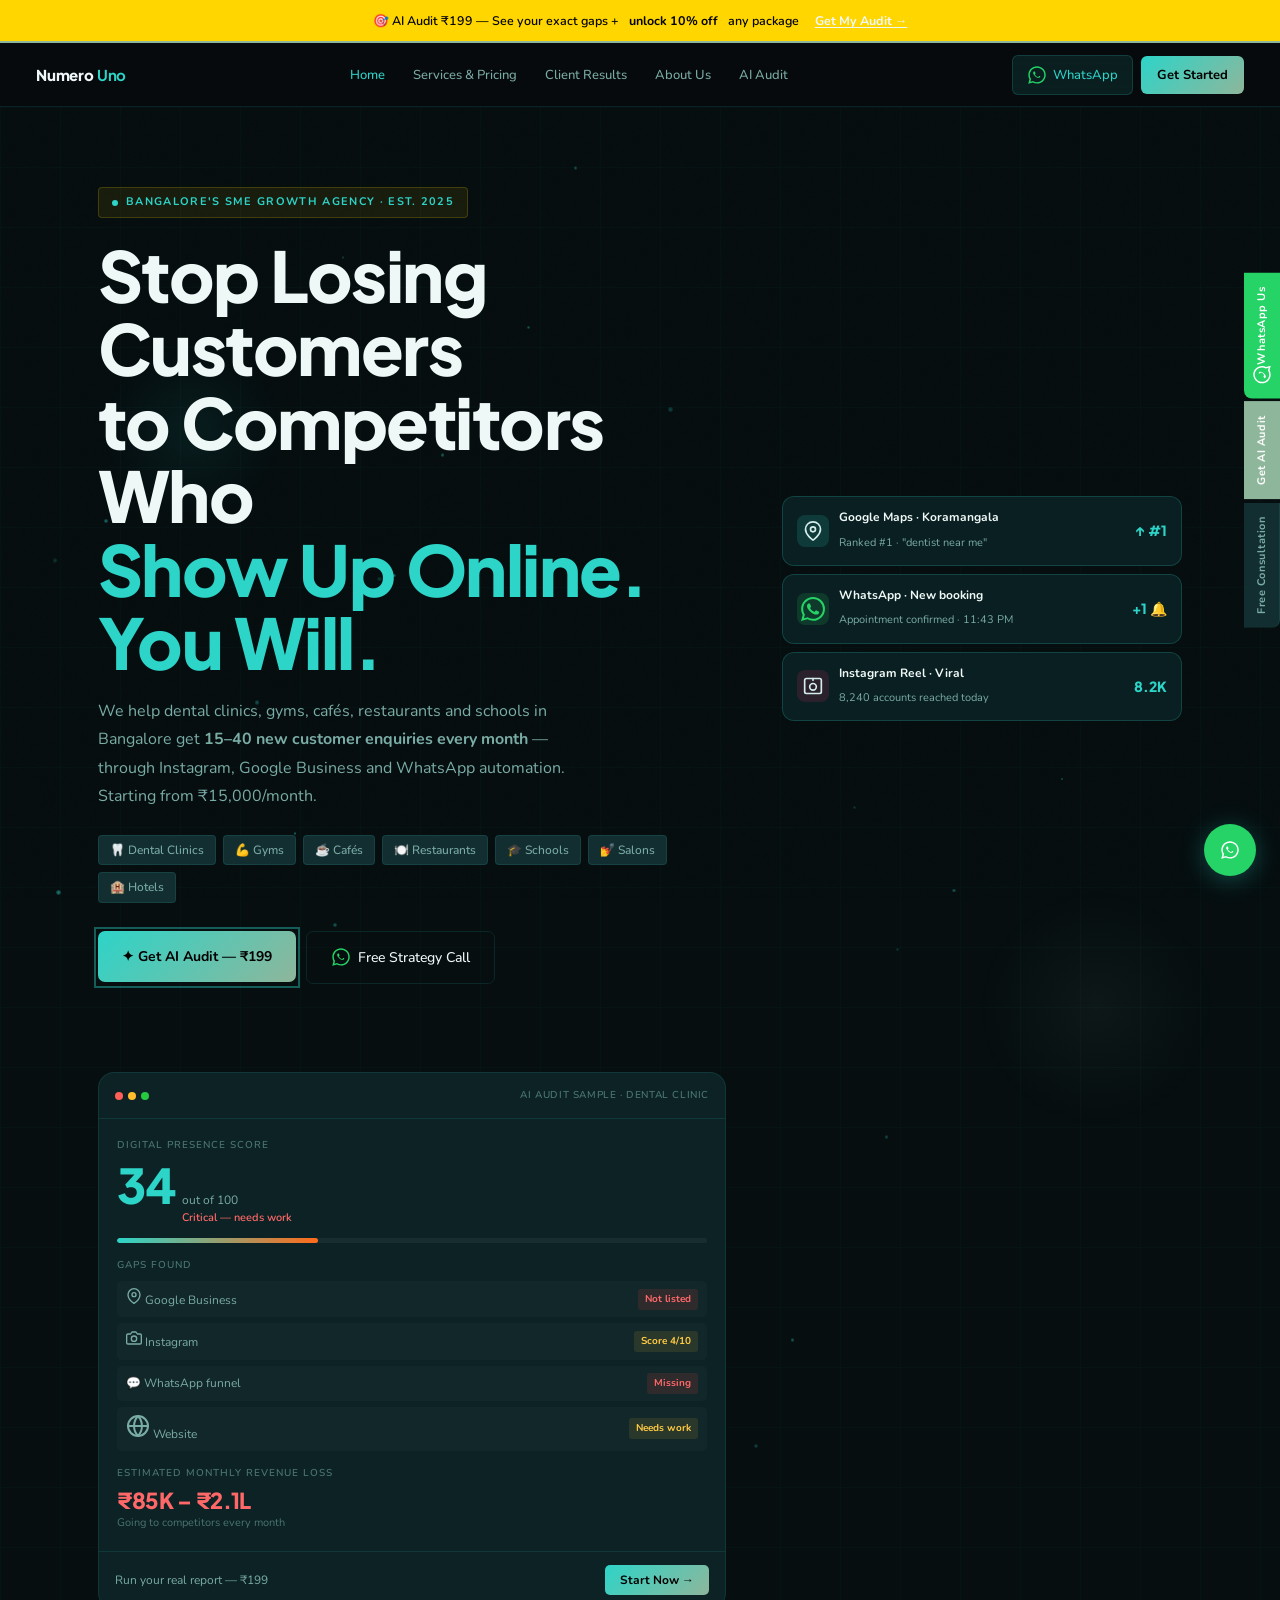
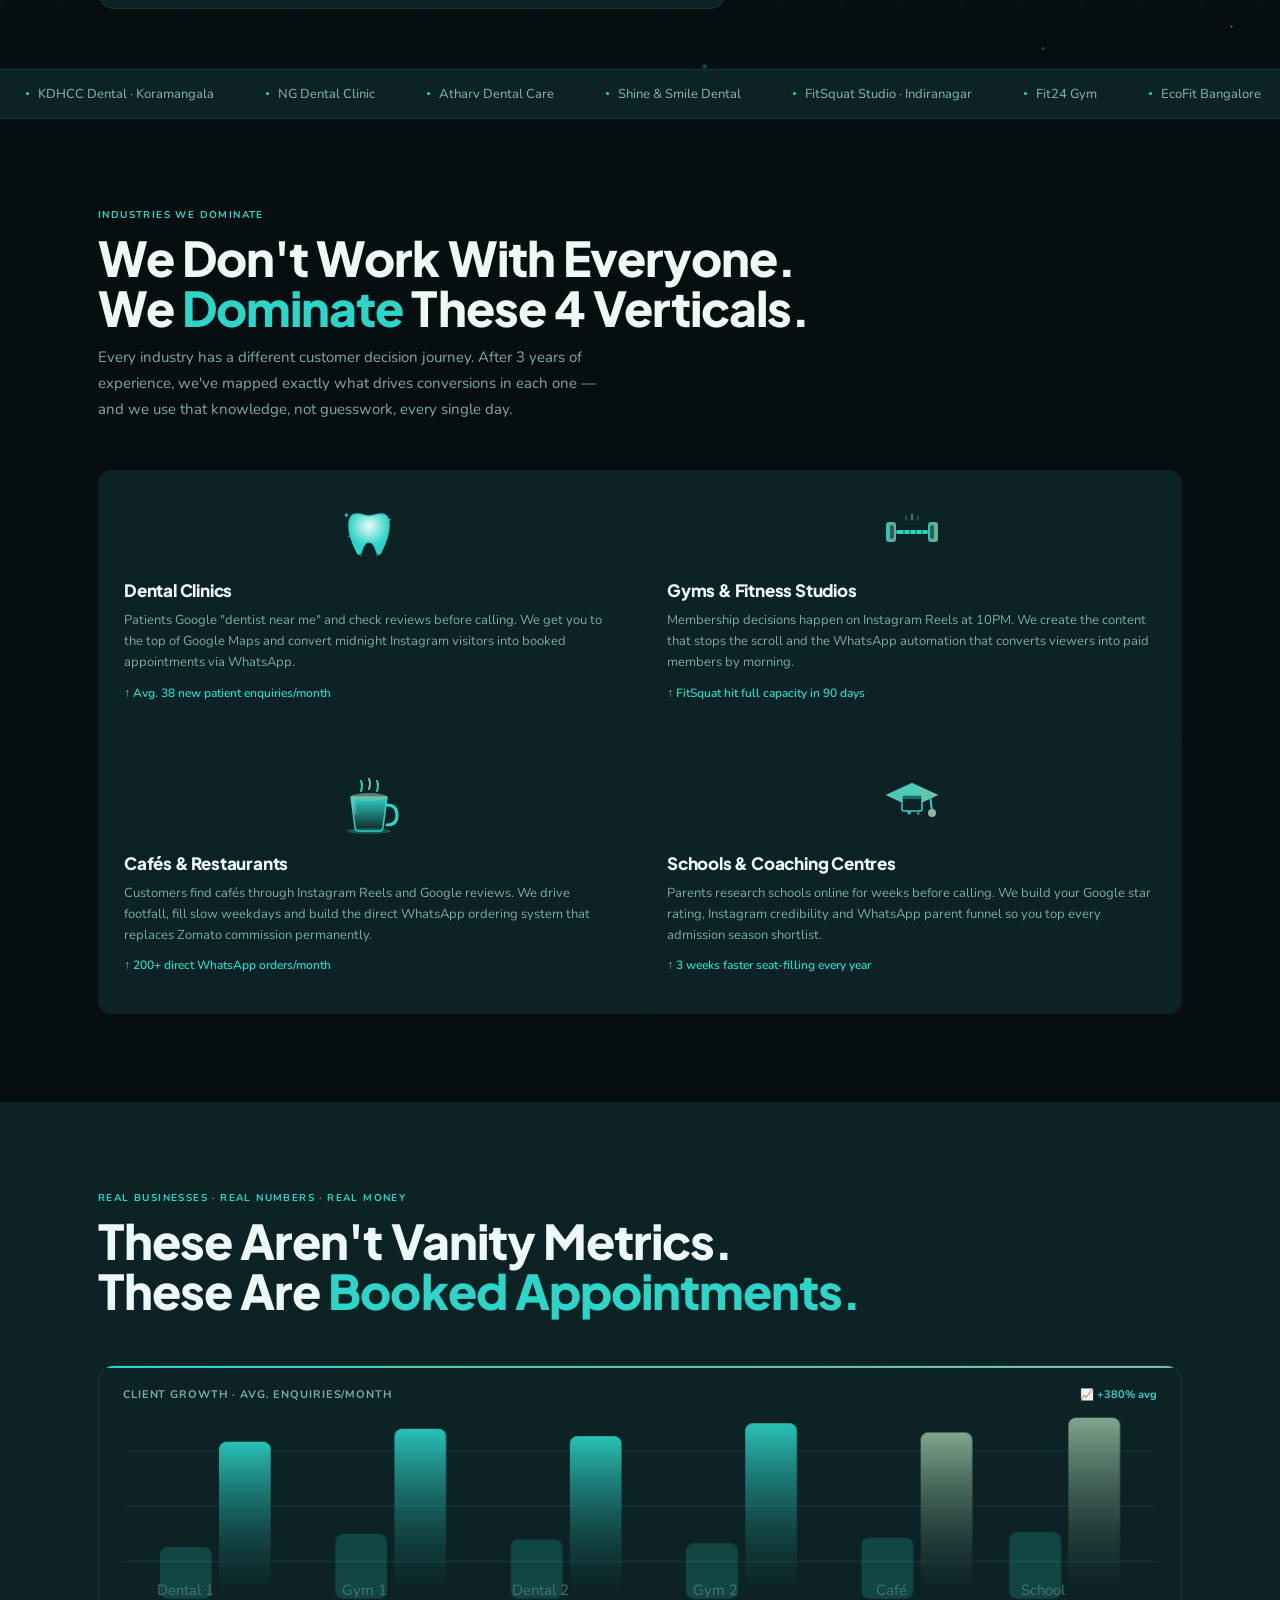
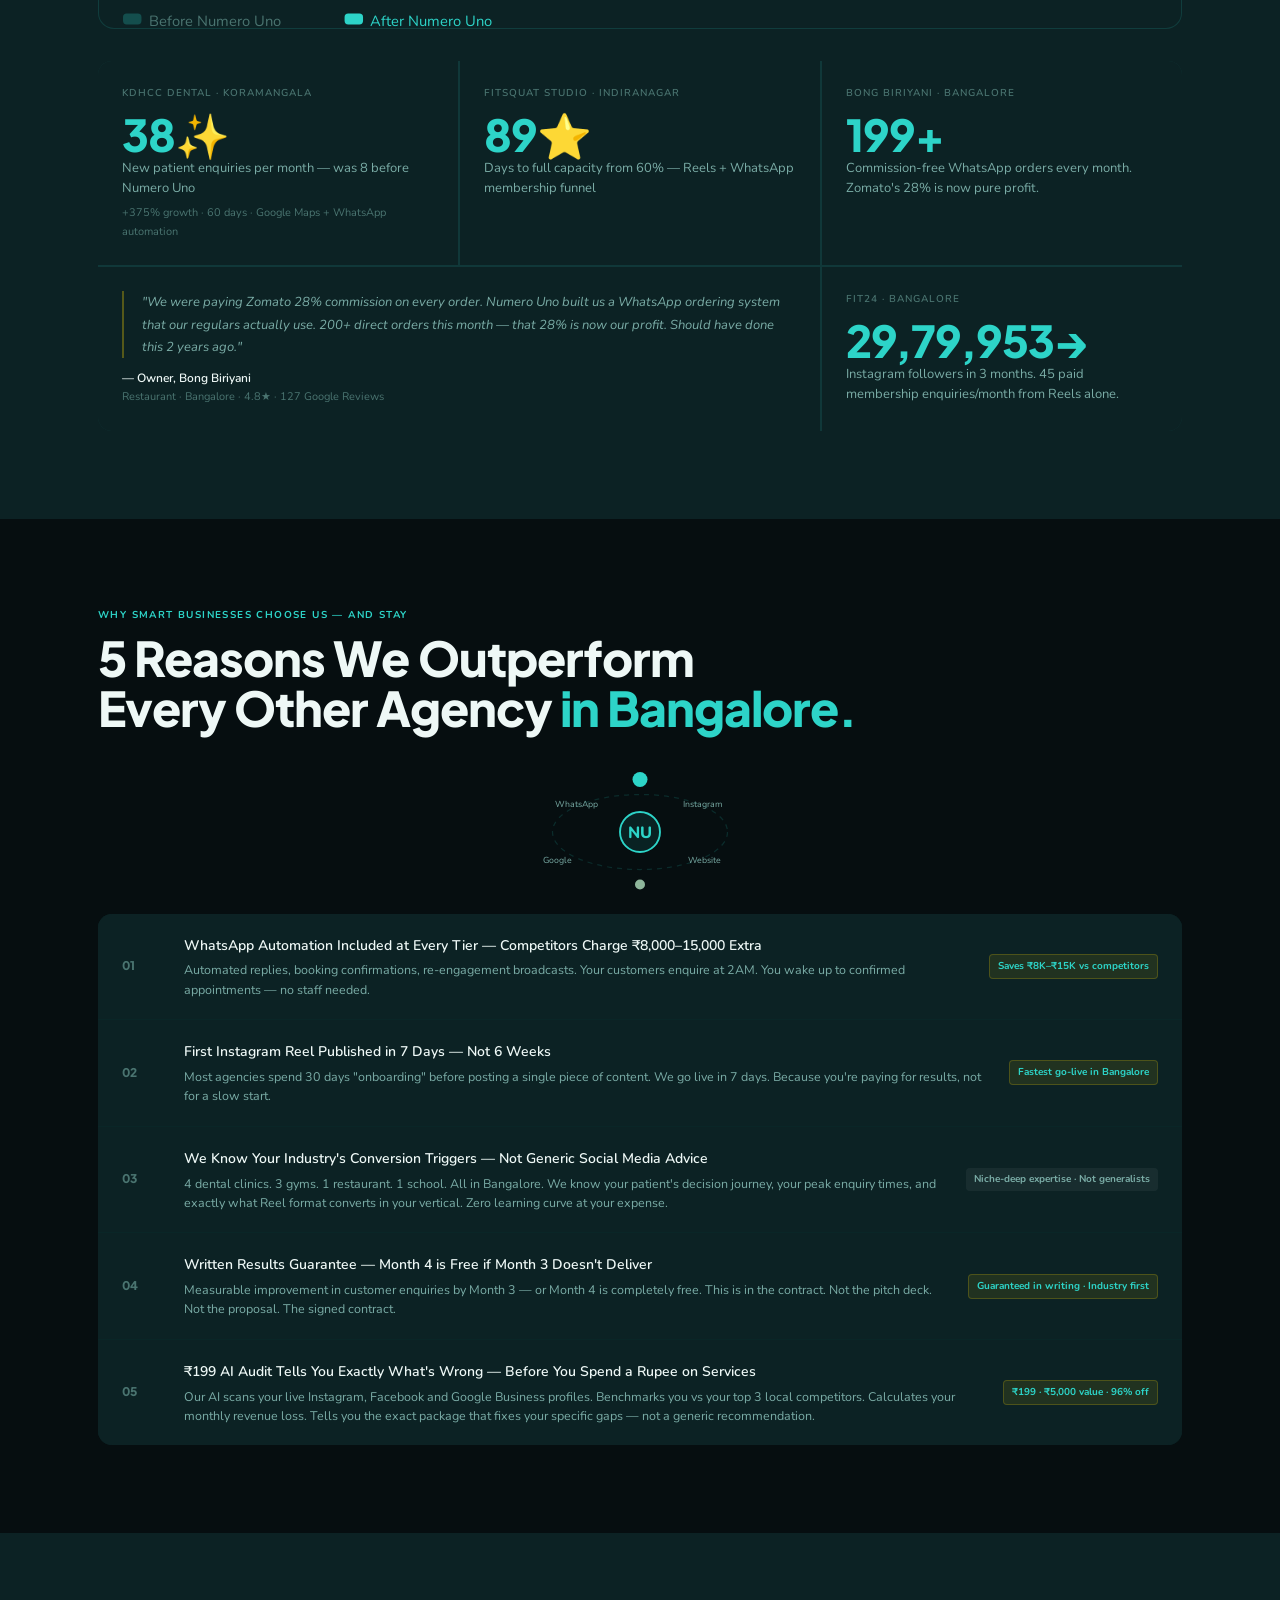
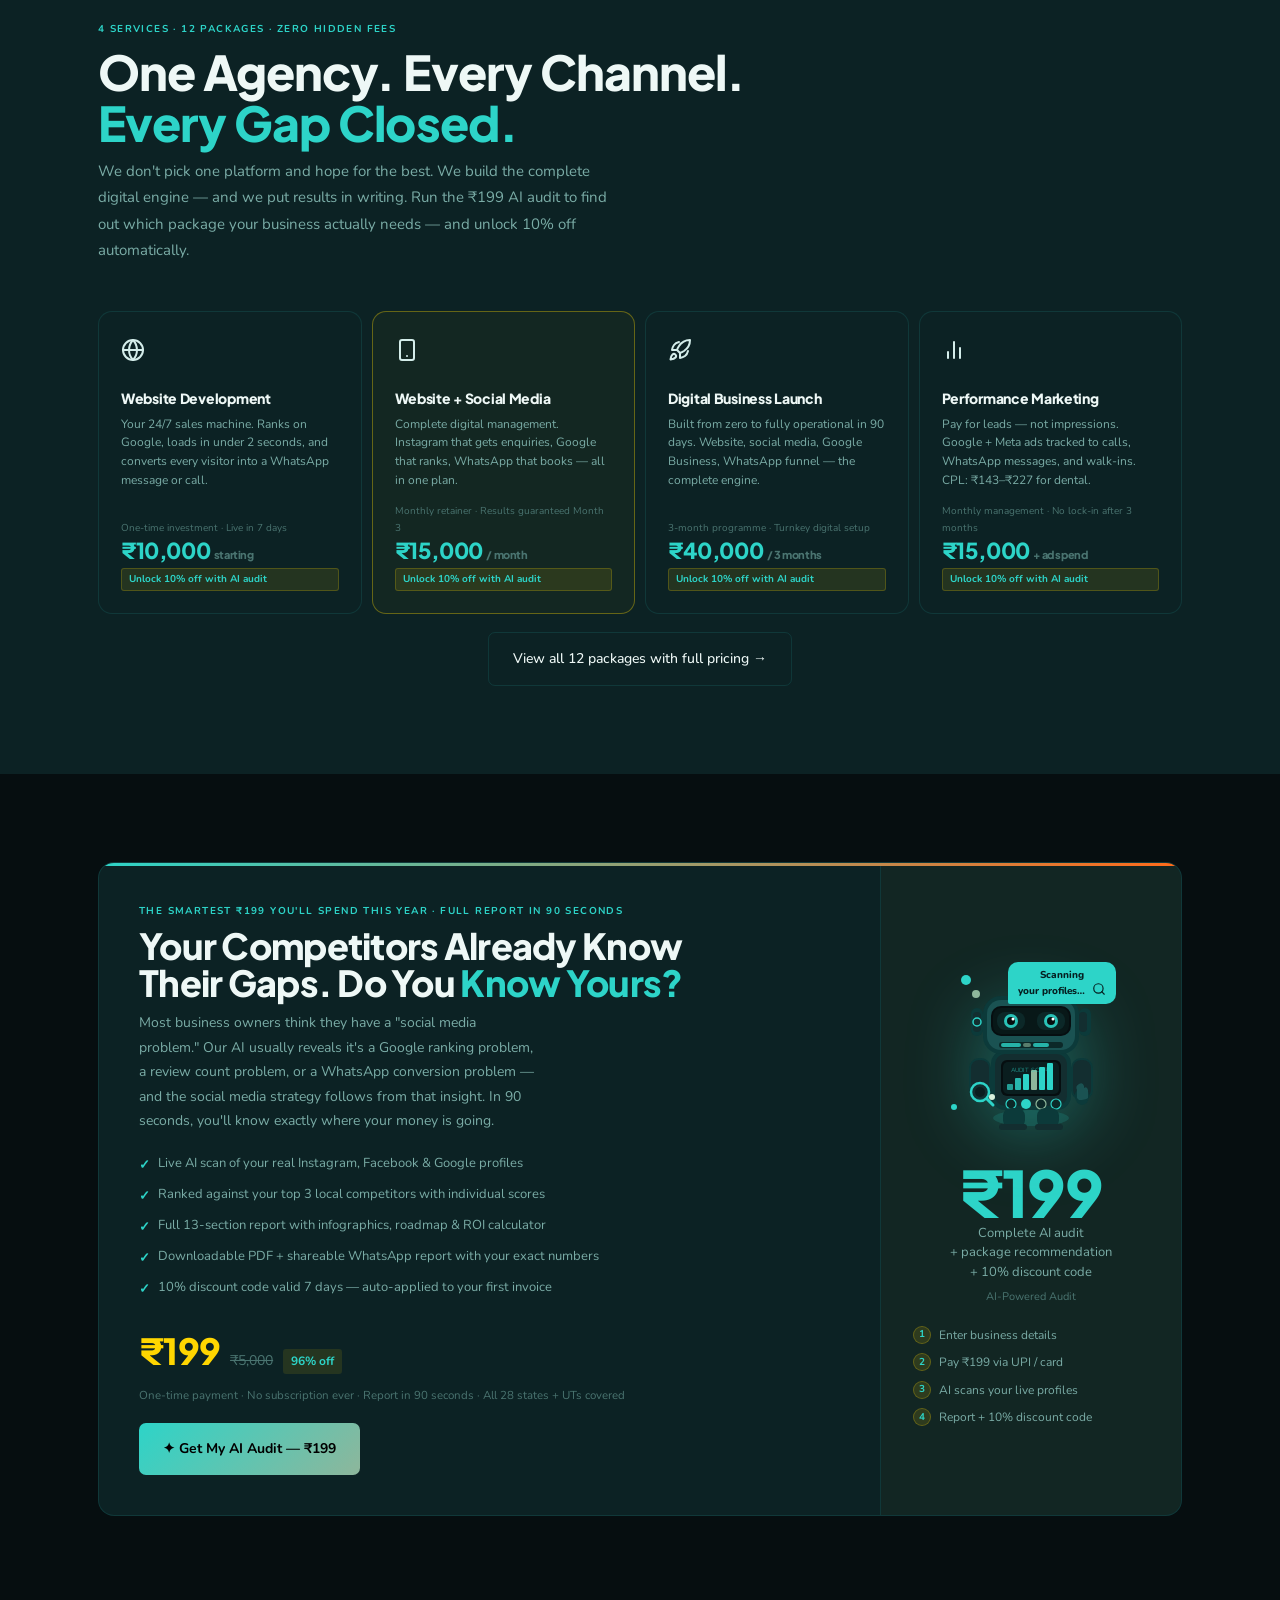
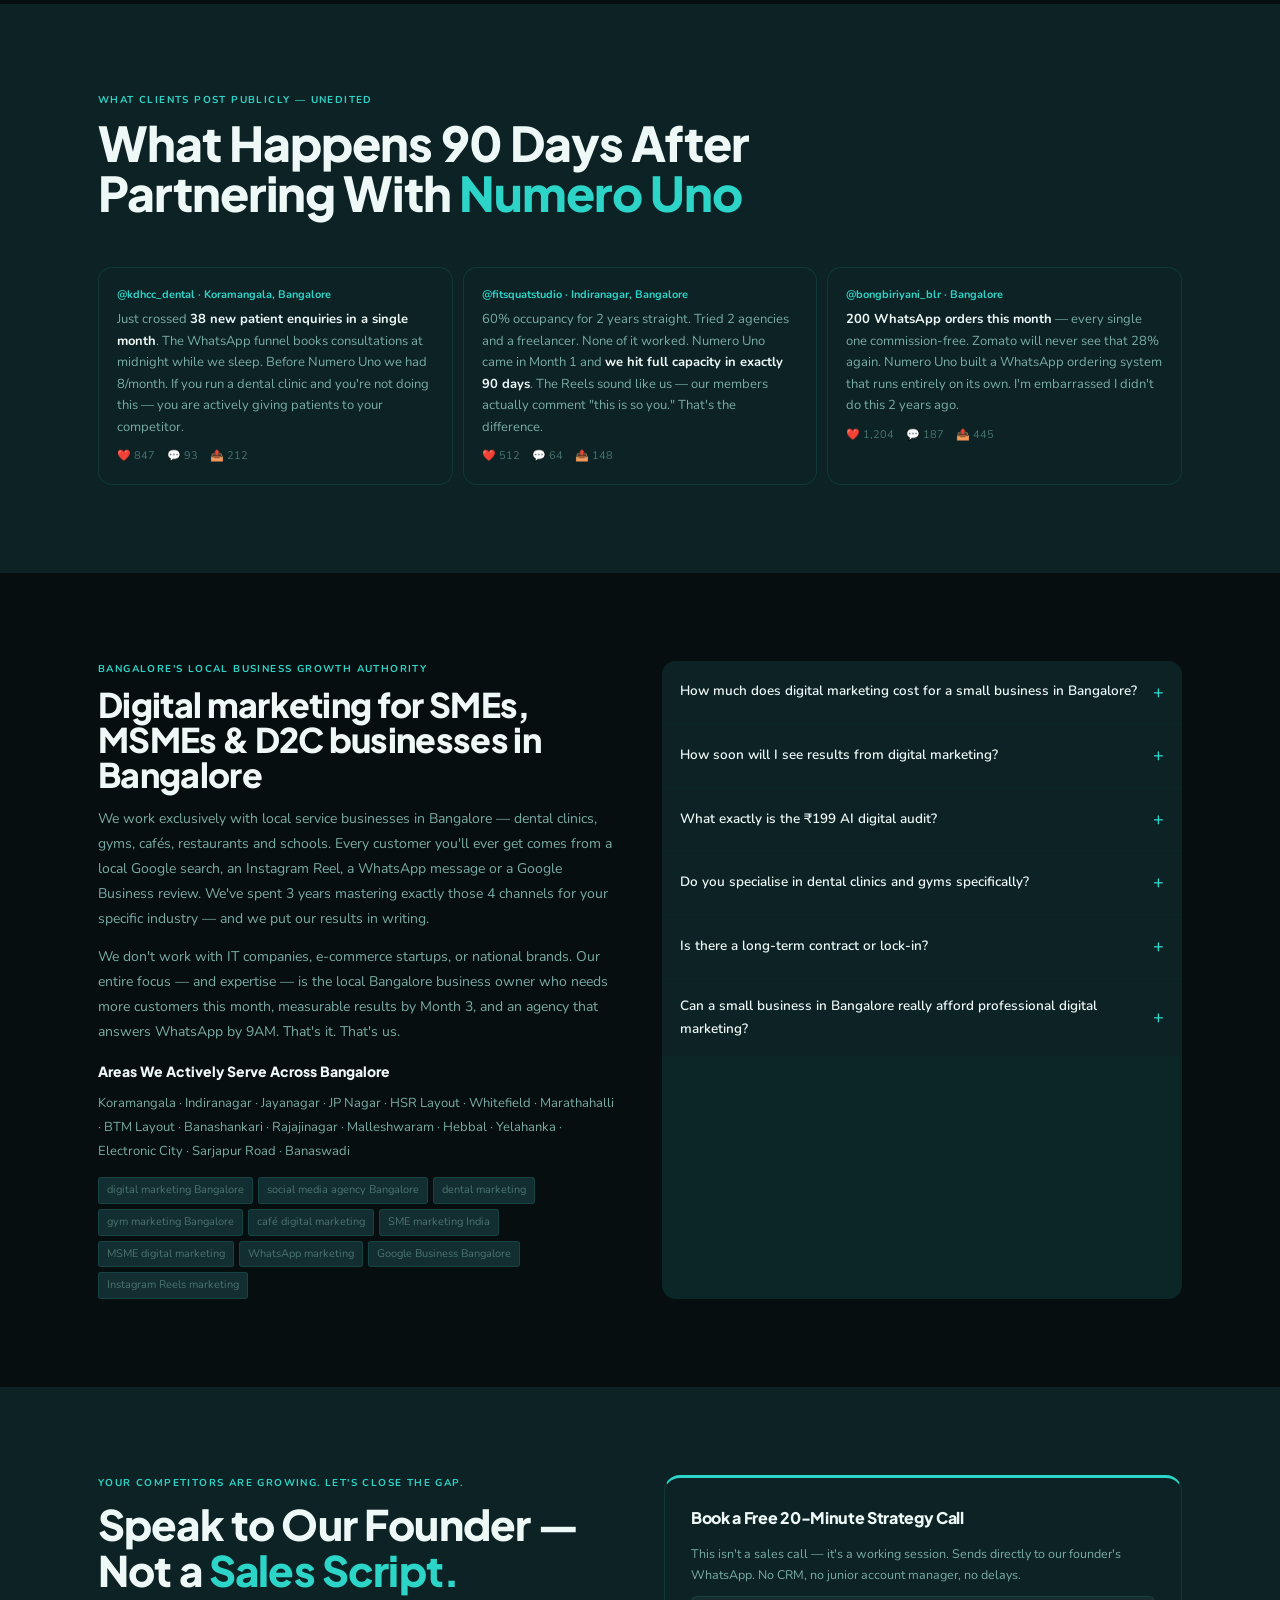
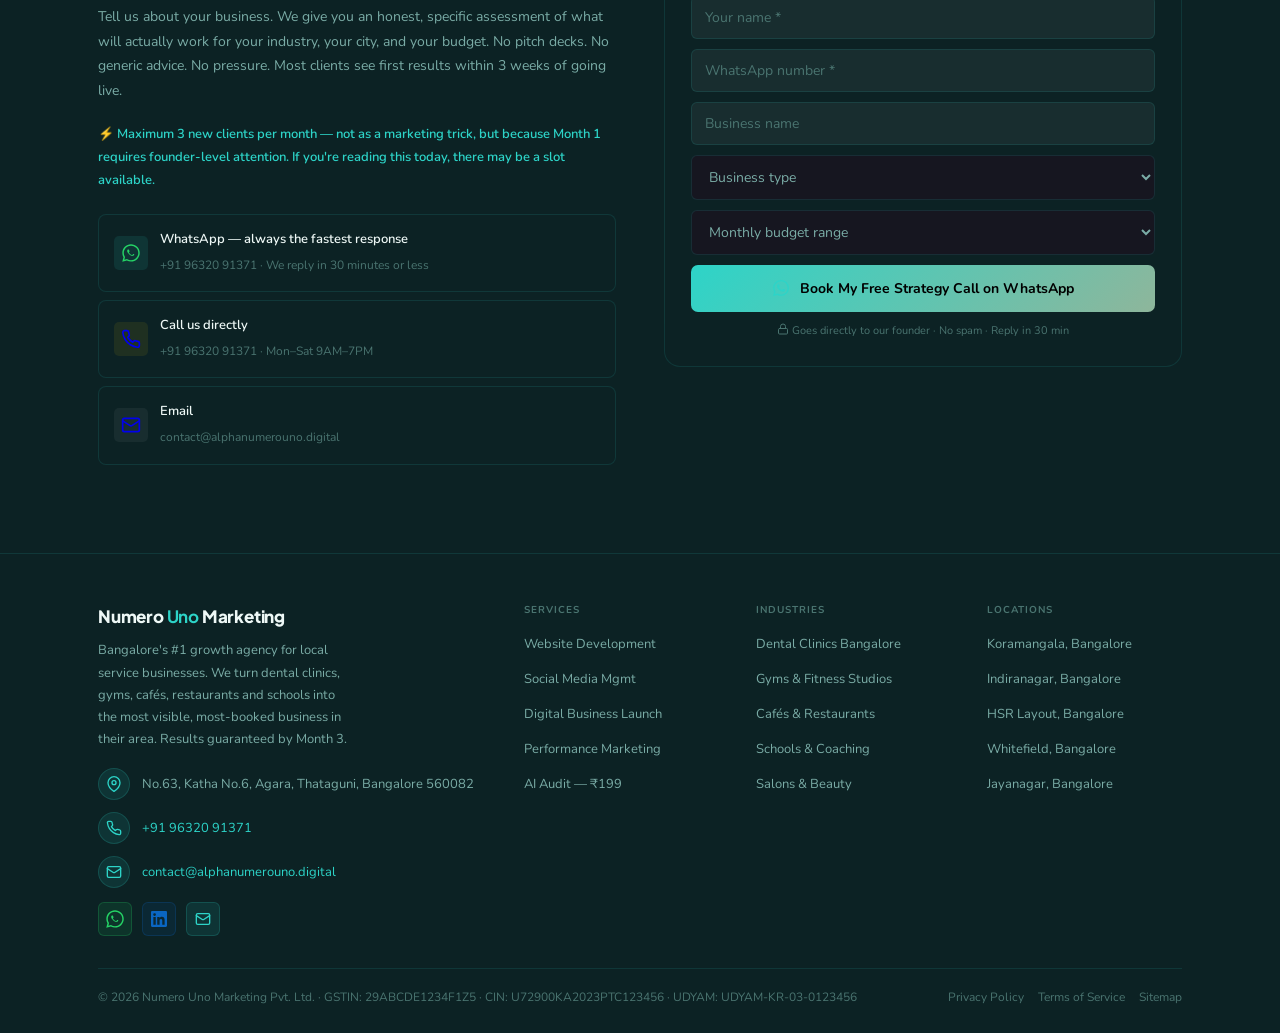
<file: index.html>
<!DOCTYPE html>
<html lang="en">
<head>
<meta charset="UTF-8">
<link rel="canonical" href="https://alphanumerouno.in/">
<meta name="description" content="Performance digital marketing agency in Bangalore for dental clinics, gyms, cafés & schools. Packages from ₹15,000/month. Results guaranteed by Month 3. Free AI audit ₹199.">
<meta property="og:type" content="website">
<meta property="og:image" content="https://alphanumerouno.in/assets/og-cover.jpg">
<meta property="og:image:width" content="1200">
<meta property="og:image:height" content="630">
<meta property="og:site_name" content="Numero Uno Marketing">
<meta name="twitter:card" content="summary_large_image">
<meta name="twitter:image" content="https://alphanumerouno.in/assets/og-cover.jpg">
<meta name="twitter:site" content="@numerounoIN">
<meta property="og:title" content="Digital Marketing Agency Bangalore | Numero Uno Marketing">
<meta property="og:description" content="Get 15–40 new customer enquiries/month for your dental clinic, gym, café or school in Bangalore. Results guaranteed by Month 3. Starting ₹15,000/month.">
<meta property="og:url" content="https://alphanumerouno.in/">
<meta name="twitter:title" content="Digital Marketing Agency Bangalore | Numero Uno Marketing">
<meta name="twitter:description" content="Get 15–40 new customer enquiries/month for your dental clinic, gym, café or school in Bangalore. Results guaranteed by Month 3. Starting ₹15,000/month.">

<meta name="viewport" content="width=device-width,initial-scale=1.0">
<title>Numero Uno Marketing Bangalore | Digital Marketing for Dental Clinics, Gyms, Cafés & Restaurants</title>
<meta name="keywords" content="digital marketing agency Bangalore,social media marketing Bangalore,dental clinic marketing Bangalore,gym marketing Bangalore,restaurant marketing Bangalore,café digital marketing,small business marketing Bangalore,MSME digital marketing,Google Business optimization Bangalore,WhatsApp marketing India,SME marketing Bangalore,Instagram management Bangalore">












<meta name="theme-color" content="#2DD4C8">
<meta name="msapplication-TileColor" content="#050507">
<link rel="apple-touch-icon" href="/apple-touch-icon.png">
<meta name="geo.region" content="IN-KA">
<meta name="geo.placename" content="Bangalore">

<!-- Google Analytics — replace G-XXXXXXXXXX with your GA4 Measurement ID -->
<!-- <script async src="https://www.googletagmanager.com/gtag/js?id=G-XXXXXXXXXX"></script>
<script>window.dataLayer=window.dataLayer||[];function gtag(){dataLayer.push(arguments);}gtag('js',new Date());gtag('config','G-XXXXXXXXXX');</script> -->
<link href="https://fonts.googleapis.com/css2?family=Plus+Jakarta+Sans:ital,wght@0,400;0,500;0,600;0,700;0,800;1,400&family=Nunito:ital,wght@0,400;0,500;0,600;0,700;0,800;1,400&display=swap" rel="stylesheet">
<style>
/* ============================
   VARIABLES & RESET
   ============================ */
:root{
  --blk:#060E10;--wht:#EEF8F6;--lime:#2DD4C8;--lime2:#8EB69B;--yellow:#FFD600;
  --g1:#0C2224;--g2:#132E30;--mt:#4A7470;
  --bd:rgba(45,212,200,.12);--tx:#D4EDEA;--tx2:#7AACA6;
  --orange:#8EB69B;--fh:'Plus Jakarta Sans',sans-serif;--fb:'Nunito',sans-serif
}
*{box-sizing:border-box;margin:0;padding:0}
html{scroll-behavior:smooth;font-size:16px}
body{font-family:var(--fb);background:var(--blk);color:var(--tx);overflow-x:hidden;-webkit-font-smoothing:antialiased;line-height:1.7}
body::before{content:'';position:fixed;inset:0;background:url("data:image/svg+xml,%3Csvg xmlns='http://www.w3.org/2000/svg'%3E%3Cfilter id='n'%3E%3CfeTurbulence baseFrequency='.65' numOctaves='4'/%3E%3C/filter%3E%3Crect width='100%25' height='100%25' filter='url(%23n)' opacity='.018'/%3E%3C/svg%3E");pointer-events:none;z-index:0;opacity:.6}
img{max-width:100%;height:auto}
a{transition:color .15s}

/* ============================
   ANNOUNCE BAR
   ============================ */
.ann{background:var(--yellow);color:#050507;border-bottom:2px solid var(--orange);text-align:center;padding:10px 20px;font-size:12.5px;font-weight:600;display:flex;align-items:center;justify-content:center;gap:10px;flex-wrap:wrap;position:relative;z-index:10}
.ann a{color:#EEF8F6;font-weight:700;text-decoration:underline;text-underline-offset:2px}

/* ============================
   NAV
   ============================ */
.nav-wrap{position:sticky;top:0;z-index:200;height:64px;display:flex;align-items:center;justify-content:space-between;padding:0 36px;background:rgba(8,10,14,.92);backdrop-filter:blur(20px);border-bottom:1px solid var(--bd);transition:background .2s}
.nav-logo{font-family:var(--fh);font-size:15px;font-weight:800;color:var(--wht);text-decoration:none;letter-spacing:-.012em}
.nav-logo b{color:var(--lime)}
.nav-links{display:flex;gap:28px}
.nav-links a{font-size:13px;color:var(--tx2);text-decoration:none;font-weight:500}
.nav-links a:hover,.nav-links a.active{color:#2DD4C8}
.nav-actions{display:flex;gap:8px;align-items:center}
.nav-wa{display:flex;align-items:center;gap:6px;background:rgba(45,212,200,.10);border:1px solid rgba(45,212,200,.18);color:#2DD4C8;padding:8px 14px;border-radius:6px;font-size:13px;font-weight:500;text-decoration:none}
.nav-wa:hover{background:rgba(45,212,200,.18);color:#2DD4C8}
.nav-cta{background:linear-gradient(135deg,#2DD4C8,#8EB69B);color:#000;padding:8px 16px;border-radius:6px;font-size:13px;font-weight:700;text-decoration:none}
.nav-cta:hover{background:linear-gradient(135deg,#8EB69B,#2DD4C8);color:#000}
.nav-ham{display:none;flex-direction:column;gap:4px;cursor:pointer;padding:6px;background:none;border:none}
.nav-ham span{width:18px;height:1.5px;background:var(--tx);display:block;border-radius:2px}
.nav-mobile{display:none;position:fixed;top:64px;left:0;right:0;background:var(--g1);border-bottom:1px solid var(--bd);z-index:199;padding:20px;flex-direction:column;gap:14px}
.nav-mobile.open{display:flex}
.nav-mobile a{color:var(--tx2);text-decoration:none;font-size:15px;font-weight:500}

/* ============================
   LAYOUT
   ============================ */
.container{max-width:1140px;margin:0 auto;padding:0 28px;position:relative;z-index:1}
section{padding:88px 0;position:relative}
.bg-alt{background:var(--g1)}
.section-pre{font-size:10px;font-weight:700;text-transform:uppercase;letter-spacing:.14em;color:#2DD4C8;margin-bottom:9px;display:block}
.section-h2{font-family:var(--fh);font-size:clamp(28px,4vw,48px);font-weight:800;letter-spacing:-.02em;line-height:1.05;color:var(--wht);margin-bottom:10px}
.section-h2 em{font-style:normal;color:#2DD4C8}.hero-h1 em{color:#2DD4C8}
.section-sub{font-size:15px;color:var(--tx2);max-width:520px;line-height:1.75}
.section-hd{margin-bottom:48px}

/* ============================
   SCROLL REVEAL
   ============================ */
.rv{opacity:0;transform:translateY(22px);transition:opacity .6s cubic-bezier(.4,0,.2,1),transform .6s cubic-bezier(.4,0,.2,1)}
.rv.in{opacity:1;transform:translateY(0)}
.d1{transition-delay:.08s!important}.d2{transition-delay:.17s!important}
.d3{transition-delay:.26s!important}.d4{transition-delay:.35s!important}

/* ============================
   BUTTONS
   ============================ */
.btn-lime{background:linear-gradient(135deg,#2DD4C8,#8EB69B);color:#000;padding:14px 24px;border-radius:7px;font-size:14px;font-weight:700;text-decoration:none;display:inline-flex;align-items:center;gap:7px}
.btn-lime:hover{background:var(--lime2);color:var(--blk);transform:translateY(-2px)}
.btn-ghost{background:transparent;color:var(--wht);padding:14px 24px;border-radius:7px;font-size:14px;font-weight:500;text-decoration:none;border:1px solid var(--bd);display:inline-flex;align-items:center;gap:7px}
.btn-ghost:hover{border-color:rgba(255,214,0,.3);color:var(--lime)}

/* ============================
   HERO SECTION
   ============================ */
#hero{min-height:calc(100vh - 100px);display:flex;align-items:center;padding:80px 0 60px}
.hero-grid{display:grid;grid-template-columns:1fr 400px;gap:56px;align-items:center}
.hero-pill{display:inline-flex;align-items:center;gap:8px;padding:5px 13px;border-radius:4px;background:rgba(255,214,0,.08);border:1px solid rgba(255,214,0,.18);font-size:11px;font-weight:700;color:var(--lime);letter-spacing:.12em;text-transform:uppercase;margin-bottom:20px}
.hero-pulse{width:6px;height:6px;border-radius:50%;background:var(--lime);animation:pulse 1.6s ease-in-out infinite}
@keyframes pulse{0%,100%{opacity:1}50%{opacity:.15}}
.hero-h1{font-family:var(--fh);font-size:clamp(40px,5.5vw,70px);font-weight:800;line-height:1.05;letter-spacing:-.022em;color:var(--wht);margin-bottom:18px}
.hero-h1 em{font-style:normal;color:var(--lime)}
.hero-sub{font-size:16px;color:var(--tx2);line-height:1.78;max-width:500px;margin-bottom:24px}
.hero-chips{display:flex;flex-wrap:wrap;gap:7px;margin-bottom:28px}
.hero-chip{display:inline-flex;align-items:center;gap:5px;padding:4px 11px;background:var(--g2);border:1px solid var(--bd);border-radius:4px;font-size:12px;color:var(--tx2);font-weight:500}
.hero-btns{display:flex;gap:10px;flex-wrap:wrap;margin-bottom:32px}
.hero-trust{display:flex;gap:20px;flex-wrap:wrap;align-items:center}
.hero-trust-item{font-size:13px;color:var(--tx2)}
.hero-trust-item strong{color:var(--wht)}
.hero-trust-sep{width:1px;height:18px;background:var(--bd)}

/* AUDIT CARD (hero right) */
.audit-card{background:var(--g1);border:1px solid var(--bd);border-radius:16px;overflow:hidden}
.acard-hdr{padding:14px 16px;border-bottom:1px solid var(--bd);display:flex;align-items:center;justify-content:space-between}
.acard-dots{display:flex;gap:5px}
.acard-dot{width:8px;height:8px;border-radius:50%}
.acard-ttl{font-size:10px;color:var(--mt);font-weight:600;letter-spacing:.06em}
.acard-body{padding:18px}
.acard-lbl{font-size:10px;font-weight:600;text-transform:uppercase;letter-spacing:.1em;color:var(--mt);margin-bottom:7px}
.acard-score-row{display:flex;align-items:baseline;gap:6px;margin-bottom:12px}
.acard-score-num{font-family:var(--fh);font-size:48px;font-weight:800;color:var(--lime);letter-spacing:-.02em;line-height:1}
.acard-score-sub{font-size:12px;color:var(--tx2);line-height:1.4}
.acard-bar-wrap{background:rgba(255,255,255,.05);border-radius:3px;height:5px;margin-bottom:14px;overflow:hidden}
.acard-bar{height:5px;background:linear-gradient(90deg,var(--lime),#FF6B1A);border-radius:3px;width:34%;animation:bar-grow 2s ease-out .6s both}
@keyframes bar-grow{from{width:0}to{width:34%}}
.acard-rows{display:flex;flex-direction:column;gap:6px;margin-bottom:14px}
.acard-row{display:flex;align-items:center;justify-content:space-between;padding:7px 9px;background:rgba(255,255,255,.025);border-radius:5px;font-size:12px;color:var(--tx2)}
.acard-badge{font-size:10px;font-weight:700;padding:2px 7px;border-radius:3px}
.ab-red{background:rgba(255,70,70,.12);color:#FF6868}
.ab-yellow{background:rgba(255,200,60,.1);color:#FFCA42}
.ab-green{background:rgba(255,214,0,.1);color:var(--lime)}
.acard-loss-label{font-family:var(--fh);font-size:22px;font-weight:800;color:#FF6868;letter-spacing:-.015em;line-height:1;margin-bottom:3px}
.acard-loss-sub{font-size:11px;color:var(--mt)}
.acard-ft{border-top:1px solid var(--bd);padding:13px 16px;display:flex;align-items:center;justify-content:space-between}
.acard-ft-text{font-size:12px;color:var(--tx2)}
.acard-ft-btn{background:linear-gradient(135deg,#2DD4C8,#8EB69B);color:#000;padding:7px 15px;border-radius:5px;font-size:12px;font-weight:700;border:none;cursor:pointer;font-family:var(--fb)}
.acard-ft-btn:hover{background:var(--lime2)}

/* ============================
   MARQUEE
   ============================ */
.marquee-wrap{padding:13px 0;border-top:1px solid var(--bd);border-bottom:1px solid var(--bd);background:var(--g1);overflow:hidden}
.marquee-track{display:flex;width:max-content;animation:marquee 32s linear infinite}
.marquee-track:hover{animation-play-state:paused}
.marquee-item{display:flex;align-items:center;gap:9px;padding:0 26px;font-size:13px;color:var(--tx2);font-weight:500;white-space:nowrap}
.marquee-dot{width:3px;height:3px;background:var(--lime);border-radius:50%;flex-shrink:0}
@keyframes marquee{from{transform:translateX(0)}to{transform:translateX(-50%)}}

/* ============================
   INDUSTRY GRID
   ============================ */
.industry-grid{display:grid;grid-template-columns:1fr 1fr;gap:2px;background:var(--bd);border-radius:14px;overflow:hidden}
.industry-card{background:var(--g1);padding:30px 26px;position:relative;overflow:hidden;cursor:default;transition:background .2s}
.industry-card::before{content:'';position:absolute;top:0;left:0;width:3px;height:0;background:var(--lime);transition:height .35s}
.industry-card:hover{background:var(--g2)}
.industry-card:hover::before{height:100%}
.ic-emoji{font-size:30px;margin-bottom:12px;display:block}
.ic-name{font-family:var(--fh);font-size:17px;font-weight:800;letter-spacing:-.012em;margin-bottom:5px;color:var(--wht)}
.ic-desc{font-size:13px;color:var(--tx2);line-height:1.6;margin-bottom:10px}
.ic-result{font-size:12px;font-weight:600;color:var(--lime);margin-bottom:8px}
.ic-tags{display:flex;flex-wrap:wrap;gap:5px}
.ic-tag{font-size:11px;color:var(--mt);padding:2px 7px;background:rgba(255,255,255,.04);border-radius:3px}

/* ============================
   RESULTS BENTO
   ============================ */
.bento{display:grid;grid-template-columns:repeat(3,1fr);gap:2px;background:var(--bd);border-radius:14px;overflow:hidden}
.bento-cell{background:var(--g1);padding:24px;transition:background .2s}
.bento-cell:hover{background:var(--g2)}
.bento-cell.span2{grid-column:span 2}
.bento-label{font-size:10px;font-weight:600;text-transform:uppercase;letter-spacing:.1em;color:var(--mt);margin-bottom:10px}
.bento-num{font-family:var(--fh);font-size:44px;font-weight:800;color:#2DD4C8;letter-spacing:-.02em;line-height:1;margin-bottom:3px}
.bento-desc{font-size:13px;color:var(--tx2);line-height:1.5}
.bento-meta{font-size:11px;color:var(--mt);margin-top:6px}
.bento-quote{font-size:13px;color:var(--tx2);line-height:1.7;font-style:italic;margin-bottom:10px;padding-left:18px;border-left:2px solid rgba(255,214,0,.3)}
.bento-author{font-size:12px;font-weight:600;color:var(--wht)}
.bento-role{font-size:11px;color:var(--mt)}

/* ============================
   WHY US LIST
   ============================ */
.why-list{display:flex;flex-direction:column;gap:1px;background:var(--bd);border-radius:14px;overflow:hidden}
.why-item{display:grid;grid-template-columns:44px 1fr auto;gap:18px;align-items:center;padding:20px 24px;background:var(--g1);transition:background .2s}
.why-item:hover{background:var(--g2)}
.why-num{font-family:var(--fh);font-size:12px;font-weight:800;color:var(--mt)}
.why-item:hover .why-num{color:var(--lime)}
.why-text h4{font-size:14px;font-weight:600;color:var(--wht);margin-bottom:3px}
.why-text p{font-size:12.5px;color:var(--tx2);line-height:1.55}
.why-badge{font-size:10px;font-weight:700;padding:3px 8px;border-radius:4px;white-space:nowrap}
.wb-lime{background:rgba(255,214,0,.09);color:var(--lime);border:1px solid rgba(255,214,0,.2)}
.wb-gray{background:rgba(255,255,255,.05);color:var(--tx2)}

/* ============================
   PRICING PREVIEW
   ============================ */
.pricing-grid{display:grid;grid-template-columns:repeat(4,1fr);gap:10px}
.price-card{background:var(--g1);border:1px solid var(--bd);border-radius:14px;padding:22px;text-decoration:none;color:var(--tx);display:flex;flex-direction:column;transition:all .2s}
.price-card:hover{border-color:rgba(255,214,0,.3);transform:translateY(-4px);background:var(--g2)}
.price-card.featured{border-color:rgba(255,214,0,.35);background:rgba(255,214,0,.03)}
.pc-icon{font-size:24px;margin-bottom:12px}
.pc-name{font-family:var(--fh);font-size:14px;font-weight:800;letter-spacing:-.02em;margin-bottom:4px;color:var(--wht)}
.pc-desc{font-size:12px;color:var(--tx2);line-height:1.55;margin-bottom:14px;flex:1}
.pc-from{font-size:10px;color:var(--mt);margin-bottom:2px}
.pc-price{font-family:var(--fh);font-size:22px;font-weight:800;color:var(--lime);letter-spacing:-.018em;line-height:1}
.pc-period{font-size:11px;color:var(--mt)}
.pc-discount-tag{display:inline-block;margin-top:7px;font-size:10px;font-weight:700;background:rgba(255,214,0,.1);color:var(--lime);padding:2px 7px;border-radius:3px;border:1px solid rgba(255,214,0,.2)}

/* ============================
   AUDIT PROMO
   ============================ */
.audit-promo{background:var(--g1);border:1px solid var(--bd);border-radius:16px;overflow:hidden;position:relative}
.audit-promo::before{content:'';position:absolute;top:0;left:0;right:0;height:3px;background:linear-gradient(90deg,var(--lime),#FF6B1A)}
.apromo-grid{display:grid;grid-template-columns:1fr 300px}
.apromo-left{padding:40px;border-right:1px solid var(--bd)}
.apromo-left h2{font-family:var(--fh);font-size:clamp(22px,3vw,36px);font-weight:800;letter-spacing:-.02em;line-height:1.02;color:var(--wht);margin-bottom:10px}
.apromo-left h2 em{font-style:normal;color:var(--lime)}
.apromo-left p{font-size:14px;color:var(--tx2);line-height:1.75;max-width:400px;margin-bottom:18px}
.apromo-feats{display:flex;flex-direction:column;gap:7px;margin-bottom:20px}
.apromo-feat{display:flex;align-items:flex-start;gap:8px;font-size:13px;color:var(--tx2)}
.apromo-feat::before{content:'✓';color:var(--lime);font-weight:700;flex-shrink:0;margin-top:2px}
.apromo-price-row{display:flex;align-items:baseline;gap:10px;margin-bottom:4px}
.apromo-price{font-family:var(--fh);font-size:36px;font-weight:800;color:var(--yellow);letter-spacing:-.02em}
.apromo-orig{font-size:14px;color:var(--mt);text-decoration:line-through}
.apromo-save{font-size:12px;font-weight:700;background:rgba(255,214,0,.1);color:var(--lime);padding:2px 8px;border-radius:3px}
.apromo-note{font-size:11.5px;color:var(--mt);margin-bottom:18px}
.apromo-right{padding:32px;display:flex;flex-direction:column;align-items:center;justify-content:center;text-align:center;background:rgba(255,214,0,.025)}
.apromo-num{font-family:var(--fh);font-size:64px;font-weight:800;color:var(--lime);letter-spacing:-.012em;line-height:1}
.apromo-label{font-size:13px;color:var(--tx2);margin-bottom:6px;line-height:1.5}
.apromo-subnote{font-size:11px;color:var(--mt);margin-bottom:18px}
.apromo-steps{display:flex;flex-direction:column;gap:7px;text-align:left;width:100%}
.apromo-step{display:flex;align-items:center;gap:8px;font-size:12px;color:var(--tx2)}
.apromo-step-n{width:18px;height:18px;border-radius:50%;background:rgba(255,214,0,.12);border:1px solid rgba(255,214,0,.25);display:flex;align-items:center;justify-content:center;font-size:10px;font-weight:700;color:var(--lime);flex-shrink:0}

/* ============================
   SOCIAL PROOF FEED
   ============================ */
.social-feed{display:grid;grid-template-columns:repeat(3,1fr);gap:10px}
.feed-card{background:var(--g1);border:1px solid var(--bd);border-radius:14px;padding:18px;transition:border-color .2s}
.feed-card:hover{border-color:rgba(255,214,0,.2)}
.feed-handle{font-size:11px;font-weight:700;color:var(--lime);margin-bottom:5px}
.feed-text{font-size:13px;color:var(--tx2);line-height:1.65;margin-bottom:9px}
.feed-text strong{color:var(--wht)}

.feed-metrics{display:flex;gap:12px;margin-top:9px;font-size:11px;color:var(--mt)}

/* ============================
   SEO TEXT + FAQ
   ============================ */
.seo-grid{display:grid;grid-template-columns:1fr 1fr;gap:44px}
.seo-text-col h2{font-family:var(--fh);font-size:clamp(22px,3vw,34px);font-weight:800;letter-spacing:-.02em;line-height:1.03;color:var(--wht);margin-bottom:14px}
.seo-text-col p{font-size:14px;color:var(--tx2);line-height:1.8;margin-bottom:12px}
.seo-text-col h3{font-family:var(--fh);font-size:14px;font-weight:800;color:var(--wht);margin-bottom:7px;margin-top:16px}
.kw-row{display:flex;flex-wrap:wrap;gap:5px;margin-top:14px}
.kw-chip{font-size:11px;color:var(--mt);padding:3px 8px;background:var(--g2);border:1px solid var(--bd);border-radius:3px}
.faq-list{display:flex;flex-direction:column;gap:1px;background:var(--bd);border-radius:14px;overflow:hidden}
.faq-item{background:var(--g1);padding:16px 18px;cursor:pointer;transition:background .15s}
.faq-item:hover{background:var(--g2)}
.faq-q{font-size:13.5px;font-weight:600;color:var(--wht);display:flex;justify-content:space-between;align-items:center;gap:10px}
.faq-q::after{content:'+';color:var(--lime);font-size:18px;flex-shrink:0;transition:transform .2s}
.faq-item.open .faq-q::after{transform:rotate(45deg)}
.faq-a{font-size:13px;color:var(--tx2);line-height:1.65;max-height:0;overflow:hidden;transition:max-height .35s,padding .3s}
.faq-item.open .faq-a{max-height:250px;padding-top:9px}

/* ============================
   CONTACT / LEAD CAPTURE
   ============================ */
.contact-grid{display:grid;grid-template-columns:1fr 1fr;gap:48px;align-items:start}
.contact-left h2{font-family:var(--fh);font-size:clamp(24px,3.5vw,42px);font-weight:800;letter-spacing:-.02em;line-height:1.1;color:var(--wht);margin-bottom:12px}
.contact-left h2 em{font-style:normal;color:var(--lime)}
.contact-left p{font-size:14px;color:var(--tx2);line-height:1.75;margin-bottom:20px}
.contact-channels{display:flex;flex-direction:column;gap:8px}
.channel-link{display:flex;align-items:center;gap:12px;padding:13px 15px;background:var(--g1);border:1px solid var(--bd);border-radius:8px;text-decoration:none;transition:border-color .2s}
.channel-link:hover{border-color:rgba(255,214,0,.25)}
.channel-icon{width:34px;height:34px;border-radius:5px;display:flex;align-items:center;justify-content:center;font-size:15px;flex-shrink:0}
.channel-text strong{display:block;font-size:13px;font-weight:600;color:var(--wht);margin-bottom:1px}
.channel-text span{font-size:12px;color:var(--mt)}
.contact-form-box{background:var(--g1);border:1px solid var(--bd);border-radius:16px;padding:26px;display:flex;flex-direction:column;gap:10px;border-top:3px solid var(--lime)}
.contact-form-box h3{font-family:var(--fh);font-size:16px;font-weight:800;letter-spacing:-.02em;margin-bottom:2px;color:var(--wht)}
.form-note{font-size:12.5px;color:var(--tx2)}
.form-input{background:rgba(255,255,255,.05);border:1px solid var(--bd);border-radius:6px;padding:11px 13px;font-size:14px;color:var(--wht);font-family:var(--fb);outline:none;transition:border-color .2s;width:100%}
.form-input:focus{border-color:rgba(255,214,0,.4)}
.form-input::placeholder{color:var(--mt)}
.form-select{background:#161620;border:1px solid var(--bd);border-radius:6px;padding:11px 13px;font-size:14px;color:var(--tx2);font-family:var(--fb);outline:none;width:100%;cursor:pointer}
.form-btn{background:linear-gradient(135deg,#2DD4C8,#8EB69B);color:#000;border:none;border-radius:7px;padding:14px;font-size:14px;font-weight:700;cursor:pointer;font-family:var(--fb);width:100%;display:flex;align-items:center;justify-content:center;gap:7px}
.form-btn:hover{background:var(--lime2)}
.form-footnote{font-size:11px;color:var(--mt);text-align:center}

/* ============================
   FIXED SIDE LEAD TABS
   ============================ */
.side-tabs{position:fixed;right:0;top:50%;transform:translateY(-50%);z-index:190;display:flex;flex-direction:column;gap:3px}
.side-tab{writing-mode:vertical-rl;text-orientation:mixed;transform:rotate(180deg);padding:14px 8px;font-size:11px;font-weight:700;letter-spacing:.05em;border:none;cursor:pointer;font-family:var(--fb);transition:all .2s;text-decoration:none;display:flex;align-items:center;white-space:nowrap}
.side-tab:first-child{border-radius:0 8px 0 0}
.side-tab:last-child{border-radius:8px 0 0 0}
.side-tab-wa{background:#25D366;color:#fff}
.side-tab-wa:hover{padding-right:14px;background:#1ea952;color:#fff}
.side-tab-audit{background:var(--orange);color:#fff}
.side-tab-audit:hover{padding-right:14px;background:#FF8540;color:#fff}
.side-tab-consult{background:var(--g2);color:var(--tx2);border-left:1px solid var(--bd)}
.side-tab-consult:hover{padding-right:14px;color:var(--lime)}

/* ============================
   POPUP
   ============================ */
.popup-overlay{position:fixed;inset:0;background:rgba(0,0,0,.78);z-index:300;display:none;align-items:center;justify-content:center;padding:16px}
.popup-overlay.open{display:flex}
.popup-box{background:var(--g1);border:1px solid var(--bd);border-radius:16px;width:100%;max-width:400px;overflow:hidden;position:relative;border-top:3px solid var(--lime)}
.popup-close{position:absolute;top:12px;right:12px;background:none;border:none;color:var(--mt);font-size:22px;cursor:pointer;padding:4px;line-height:1;font-family:var(--fb)}
.popup-head{padding:22px 22px 0}
.popup-head h3{font-family:var(--fh);font-size:20px;font-weight:800;letter-spacing:-.015em;margin-bottom:5px;color:var(--wht)}
.popup-head p{font-size:13px;color:var(--tx2);margin-bottom:16px;line-height:1.7}
.popup-form{padding:0 22px 22px;display:flex;flex-direction:column;gap:9px}

/* ============================
   STICKY MOBILE BAR
   ============================ */
.sticky-mobile-bar{display:none;position:fixed;bottom:0;left:0;right:0;z-index:195;padding:11px 14px;background:var(--g1);border-top:1px solid var(--bd);align-items:center;justify-content:space-between;gap:8px}
.smb-text{font-size:12px;color:var(--tx2);line-height:1.3}
.smb-text strong{color:var(--wht);display:block;font-size:13px}
.smb-btns{display:flex;gap:7px;flex-shrink:0}
.smb-wa{background:#25D366;color:#fff;padding:10px 14px;border-radius:6px;font-size:13px;font-weight:600;text-decoration:none}
.smb-audit{background:var(--lime);color:var(--blk);padding:10px 14px;border-radius:6px;font-size:13px;font-weight:700;text-decoration:none}

/* ============================
   WHATSAPP FLOAT
   ============================ */
.wa-float{position:fixed;bottom:24px;right:24px;z-index:195;width:52px;height:52px;border-radius:50%;background:#25D366;display:flex;align-items:center;justify-content:center;font-size:22px;text-decoration:none;box-shadow:0 4px 24px rgba(45,212,200,.30);transition:transform .25s}
.wa-float:hover{transform:scale(1.1)}

.contact-left h2.section-h2 em{font-style:normal;color:#2DD4C8}.hero-h1 em{color:#2DD4C8}
.contact-left h2{font-family:var(--fh);font-size:clamp(24px,3.5vw,42px);font-weight:800;letter-spacing:-.02em;line-height:1.1;color:var(--wht);margin-bottom:12px}
footer{border-top:1px solid var(--bd);padding:48px 0 26px;background:var(--g1)}
.footer-grid{display:grid;grid-template-columns:2fr 1fr 1fr 1fr;gap:36px;margin-bottom:32px}
.footer-logo{font-family:var(--fh);font-size:17px;font-weight:800;color:var(--wht);text-decoration:none;letter-spacing:-.012em;display:block;margin-bottom:9px}
.footer-logo b{color:var(--lime)}
.footer-desc{font-size:13px;color:var(--tx2);line-height:1.7;max-width:255px;margin-bottom:18px}
.footer-contact{display:flex;flex-direction:column;gap:12px}
.footer-contact-item{display:flex;align-items:center;gap:12px;font-size:13px;color:var(--tx2);line-height:1.4}
.fci-icon{width:32px;height:32px;border-radius:50%;background:rgba(45,212,200,.10);border:1px solid rgba(45,212,200,.18);display:flex;align-items:center;justify-content:center;flex-shrink:0}
.fci-icon svg{width:16px;height:16px;stroke:var(--lime)}
.footer-contact-item a{color:var(--lime);text-decoration:none}
.footer-col h5{font-size:10px;font-weight:700;text-transform:uppercase;letter-spacing:.1em;color:var(--mt);margin-bottom:11px}
.footer-col ul{list-style:none;display:flex;flex-direction:column;gap:8px}
.footer-col a{font-size:13px;color:var(--tx2);text-decoration:none}
.footer-col a:hover{color:var(--lime)}
.footer-bottom{border-top:1px solid var(--bd);padding-top:18px;display:flex;justify-content:space-between;align-items:center;flex-wrap:wrap;gap:10px;margin-top:32px}
.footer-bottom p{font-size:12px;color:var(--mt)}
.footer-legal{display:flex;gap:14px}
.footer-legal a{font-size:12px;color:var(--mt);text-decoration:none}



/* ═══ ANIMATIONS ═══════════════════════════════════════════════ */
@keyframes floatY{0%,100%{transform:translateY(0)}50%{transform:translateY(-12px)}}
@keyframes floatY2{0%,100%{transform:translateY(0)}50%{transform:translateY(-8px)}}
@keyframes floatX{0%,100%{transform:translateX(0)}50%{transform:translateX(8px)}}
@keyframes fadeUp{from{opacity:0;transform:translateY(20px)}to{opacity:1;transform:translateY(0)}}
@keyframes fadeInScale{from{opacity:0;transform:scale(.88)}to{opacity:1;transform:scale(1)}}
@keyframes pulse-ring{0%{transform:scale(.95);opacity:.8}70%{transform:scale(1.12);opacity:0}100%{transform:scale(.95);opacity:0}}
@keyframes pulse-dot{0%,100%{transform:scale(1)}50%{transform:scale(1.15)}}
@keyframes spin-slow{to{transform:rotate(360deg)}}
@keyframes dash{to{stroke-dashoffset:0}}
@keyframes barFill{from{width:0}to{width:var(--bw)}}
@keyframes countUp{from{opacity:0}to{opacity:1}}
@keyframes shimmer{0%{background-position:-200% 0}100%{background-position:200% 0}}
@keyframes waveMove{0%{d:path("M0,20 Q20,8 40,20 Q60,32 80,20 Q100,8 120,20 Q140,32 160,20")}50%{d:path("M0,20 Q20,32 40,20 Q60,8 80,20 Q100,32 120,20 Q140,8 160,20")}100%{d:path("M0,20 Q20,8 40,20 Q60,32 80,20 Q100,8 120,20 Q140,32 160,20")}}
@keyframes particleFloat{0%{transform:translateY(0) translateX(0);opacity:.6}25%{transform:translateY(-18px) translateX(6px);opacity:1}50%{transform:translateY(-8px) translateX(-4px);opacity:.7}75%{transform:translateY(-22px) translateX(8px);opacity:.9}100%{transform:translateY(0) translateX(0);opacity:.6}}
@keyframes notifSlideIn{0%{opacity:0;transform:translateX(30px)}100%{opacity:1;transform:translateX(0)}}
@keyframes toothBounce{0%,100%{transform:translateY(0) rotate(0deg)}30%{transform:translateY(-6px) rotate(-4deg)}60%{transform:translateY(-3px) rotate(3deg)}}
@keyframes dumbbellLift{0%,100%{transform:translateY(0)}40%{transform:translateY(-8px)}70%{transform:translateY(-4px)}}
@keyframes steamRise{0%{opacity:0;transform:translateY(0) scaleX(1)}50%{opacity:.8;transform:translateY(-8px) scaleX(1.1)}100%{opacity:0;transform:translateY(-16px) scaleX(.9)}}
@keyframes capFloat{0%,100%{transform:translateY(0) rotate(-2deg)}50%{transform:translateY(-7px) rotate(2deg)}}
@keyframes graphBar{from{transform:scaleY(0);transform-origin:bottom}to{transform:scaleY(1);transform-origin:bottom}}
@keyframes arrowRise{0%,100%{transform:translateY(0)}50%{transform:translateY(-5px)}}
@keyframes glowPulse{0%,100%{filter:drop-shadow(0 0 6px rgba(45,212,200,.3))}50%{filter:drop-shadow(0 0 18px rgba(45,212,200,.7))}}
@keyframes orbitDot{from{transform:rotate(0deg) translateX(42px) rotate(0deg)}to{transform:rotate(360deg) translateX(42px) rotate(-360deg)}}
@keyframes btn-glow{0%,100%{box-shadow:0 0 0 0 rgba(45,212,200,.4)}50%{box-shadow:0 0 0 10px rgba(45,212,200,0)}}

/* Particle field */
.particles{position:absolute;inset:0;overflow:hidden;pointer-events:none;z-index:0}
.p-dot{position:absolute;border-radius:50%;background:radial-gradient(circle,rgba(45,212,200,.7),rgba(45,212,200,.1));animation:particleFloat linear infinite}

/* Floating notifications */
.hero-notifs{position:relative;display:flex;flex-direction:column;gap:8px;margin-top:14px}
.notif-card{display:flex;align-items:center;gap:10px;padding:10px 14px;background:rgba(12,34,36,.9);border:1px solid rgba(45,212,200,.2);border-radius:12px;backdrop-filter:blur(8px);animation:notifSlideIn .5s ease forwards,floatY2 4s ease-in-out infinite;opacity:0}
.notif-card:nth-child(1){animation-delay:.2s,0.7s}
.notif-card:nth-child(2){animation-delay:.5s,1.2s}
.notif-card:nth-child(3){animation-delay:.8s,2s}
.notif-icon{width:32px;height:32px;border-radius:8px;display:flex;align-items:center;justify-content:center;font-size:16px;flex-shrink:0}
.notif-text strong{display:block;font-size:12px;font-weight:700;color:var(--wht)}
.notif-text span{font-size:11px;color:var(--tx2)}
.notif-val{font-family:var(--fh);font-size:14px;font-weight:800;color:#2DD4C8;margin-left:auto;flex-shrink:0}

/* Animated industry icons */
.ic-svg-wrap{width:64px;height:64px;margin:0 auto 12px;display:flex;align-items:center;justify-content:center;animation:glowPulse 3s ease-in-out infinite}
.industry-card:hover .ic-svg-wrap{animation-duration:1.2s}

/* CTA button pulse */
.btn-lime{animation:btn-glow 2.5s ease-in-out infinite}
.btn-lime:hover{animation:none}

/* Hero bg particles */
#hero{position:relative;overflow:hidden}

/* Graph animation in hero */
.hero-graph-bar{animation:graphBar .8s cubic-bezier(.4,0,.2,1) forwards;transform:scaleY(0);transform-origin:bottom}
.hero-graph-bar:nth-child(1){animation-delay:.3s}
.hero-graph-bar:nth-child(2){animation-delay:.5s}
.hero-graph-bar:nth-child(3){animation-delay:.7s}
.hero-graph-bar:nth-child(4){animation-delay:.9s}
.hero-graph-bar:nth-child(5){animation-delay:1.1s}
.hero-graph-bar:nth-child(6){animation-delay:1.3s}

/* Result counter */
.count-num{display:inline-block}

/* Bento hover lift */
.bento-cell{transition:transform .25s ease,border-color .25s;cursor:default}
.bento-cell:hover{transform:translateY(-4px);border-color:rgba(45,212,200,.3)}

/* Floating orbit ring on apromo */
.orbit-ring{animation:spin-slow 12s linear infinite;transform-origin:center}
.orbit-dot{animation:orbitDot 4s linear infinite}



/* ══════════════════════════════════════════
   CARTOON CHARACTERS & ANIMATIONS
   ══════════════════════════════════════════ */

/* Mascot float */
@keyframes mascotFloat{0%,100%{transform:translateY(0) rotate(-2deg)}50%{transform:translateY(-14px) rotate(2deg)}}
@keyframes mascotBlink{0%,90%,100%{transform:scaleY(1)}95%{transform:scaleY(.1)}}
@keyframes sparkle{0%,100%{opacity:0;transform:scale(0) rotate(0deg)}50%{opacity:1;transform:scale(1) rotate(180deg)}}
@keyframes waveHand{0%,100%{transform:rotate(-10deg) translateY(0)}50%{transform:rotate(20deg) translateY(-4px)}}
@keyframes popIn{0%{transform:scale(0) rotate(-10deg);opacity:0}70%{transform:scale(1.1) rotate(2deg)}100%{transform:scale(1) rotate(0deg);opacity:1}}
@keyframes bounce2{0%,100%{transform:translateY(0)}50%{transform:translateY(-8px)}}
@keyframes slideRight{0%{transform:translateX(-30px);opacity:0}100%{transform:translateX(0);opacity:1}}
@keyframes typing{0%,100%{width:0}50%{width:100%}}
@keyframes countUp{from{opacity:0;transform:translateY(10px)}to{opacity:1;transform:translateY(0)}}
@keyframes pulse2{0%,100%{box-shadow:0 0 0 0 rgba(45,212,200,.4)}70%{box-shadow:0 0 0 12px rgba(45,212,200,0)}}
@keyframes spinGear{from{transform:rotate(0deg)}to{transform:rotate(360deg)}}
@keyframes dashIn{from{stroke-dashoffset:1000}to{stroke-dashoffset:0}}
@keyframes floatStar{0%,100%{transform:translateY(0) scale(1);opacity:.7}50%{transform:translateY(-12px) scale(1.2);opacity:1}}

/* Mascot wrapper */
.mascot-wrap{position:relative;display:flex;align-items:center;justify-content:center}
.mascot-svg{animation:mascotFloat 4s ease-in-out infinite;filter:drop-shadow(0 8px 24px rgba(45,212,200,.25))}
.mascot-hand{transform-origin:30px 35px;animation:waveHand 2s ease-in-out infinite}
.mascot-eye{animation:mascotBlink 4s ease-in-out infinite}

/* Sparkle dots */
.spark{position:absolute;width:8px;height:8px;border-radius:50%;pointer-events:none}
.spark1{top:10%;right:15%;background:#2DD4C8;animation:sparkle 2.2s ease-in-out infinite}
.spark2{top:30%;left:8%;background:#8EB69B;animation:sparkle 1.8s ease-in-out infinite .5s}
.spark3{bottom:20%;right:10%;background:#2DD4C8;animation:sparkle 2.5s ease-in-out infinite 1s}
.spark4{bottom:35%;left:20%;background:#DAF1DE;animation:sparkle 2s ease-in-out infinite .3s;width:6px;height:6px}

/* Industry character cards */
.ic-char{display:flex;justify-content:center;margin-bottom:14px}
.ic-char svg{animation:bounce2 3s ease-in-out infinite}
.industry-card:nth-child(2) .ic-char svg{animation-delay:.4s}
.industry-card:nth-child(3) .ic-char svg{animation-delay:.8s}
.industry-card:nth-child(4) .ic-char svg{animation-delay:1.2s}

/* Robot mascot (audit promo) */
.robot-wrap{position:relative;display:flex;justify-content:center;align-items:center;padding:20px 0}
.robot-svg{animation:mascotFloat 3.5s ease-in-out infinite;filter:drop-shadow(0 12px 32px rgba(45,212,200,.3))}
.robot-gear{animation:spinGear 4s linear infinite;transform-origin:center}
.robot-screen-text{animation:pulse2 2s ease-in-out infinite}

/* Chart bars animate on scroll */
.chart-bar{animation:none}
.chart-bar.animated{animation:barRise .8s ease-out forwards}
@keyframes barRise{from{transform:scaleY(0);transform-origin:bottom}to{transform:scaleY(1);transform-origin:bottom}}

/* CTA pulse ring */
.cta-pulse{position:relative;display:inline-block}
.cta-pulse::after{content:'';position:absolute;inset:-4px;border-radius:inherit;border:2px solid rgba(45,212,200,.4);animation:pulse2 2s ease-in-out infinite;pointer-events:none}

/* Floating stars on bento numbers */
.bento-star{position:absolute;top:-8px;right:-8px;font-size:18px;animation:floatStar 2.5s ease-in-out infinite}

/* Industry emoji bounce */
.ic-emoji{display:inline-block;animation:bounce2 2.5s ease-in-out infinite}

/* ── RESPONSIVE ── */
@media(max-width:1024px){
  .hero-grid{grid-template-columns:1fr}
  .audit-card,.side-tabs{display:none}
  .apromo-grid{grid-template-columns:1fr}
  .apromo-right{display:none}
  .pricing-grid{grid-template-columns:1fr 1fr}
  .footer-grid{grid-template-columns:1fr 1fr;gap:40px}
}

@media(max-width:768px){
  .nav-links,.nav-actions,.hero-notifs,.wa-float{display:none}
  .nav-ham,.sticky-mobile-bar{display:flex}
  
  /* Layout boxes */
  .pricing-grid, .industry-grid, .bento, .grid-3, .card-row, .social-feed, .seo-grid, .contact-grid, .footer-grid { grid-template-columns: 1fr!important; gap: 24px!important; }
  .bento-cell.span2{grid-column:1}
  
  /* Why Us list mobile fix */
  .why-item { grid-template-columns: 1fr; gap: 10px; padding: 24px 20px; }
  .why-badge { align-self: flex-start; white-space: normal; width: fit-content; margin-top: 4px; }
  
  /* Global width & spacing */
  section{padding:48px 0}
  .container{padding:0 20px!important}
  *{max-width:100%;word-break:break-word}
  img,svg,video{max-width:100%;height:auto}
  
  /* Tap targets & UI */
  a,button,.btn-lime,.btn-ghost,.nau,.nwa{min-height:44px;display:inline-flex;align-items:center}
  .btn-lime,.btn-ghost{width:100%;justify-content:center;text-align:center}
  .hero-btns{flex-direction:column;gap:12px}
  .side-tabs{display:none!important}
  table{display:block;overflow-x:auto}
  body{font-size:15px}
}

@media(max-width:480px){
  .hero-h1{font-size:clamp(30px,10vw,42px)!important; line-height:1.1!important}
  .section-h2{font-size:clamp(24px,8vw,30px)!important}
  .bento-num{font-size:clamp(34px,12vw,48px)!important}
  nav{padding:0 16px}
}

</style>




  
  
  
  
  
  
  
  
  



  <!-- SEO & Social Tags -->
                
<!-- LocalBusiness Schema -->
<script type="application/ld+json">
{
  "@context": "https://schema.org",
  "@type": "MarketingAgency",
  "name": "Numero Uno Marketing Pvt. Ltd.",
  "url": "https://alphanumerouno.in",
  "logo": "https://alphanumerouno.in/assets/logo.png",
  "image": "https://alphanumerouno.in/assets/og-cover.jpg",
  "telephone": "+919632091371",
  "email": "contact@alphanumerouno.digital",
  "address": {
    "@type": "PostalAddress",
    "streetAddress": "No.63, Katha No.6, Agara, Thataguni",
    "addressLocality": "Bangalore",
    "addressRegion": "Karnataka",
    "postalCode": "560082",
    "addressCountry": "IN"
  },
  "geo": {
    "@type": "GeoCoordinates",
    "latitude": 12.836,
    "longitude": 77.521
  },
  "areaServed": {
    "@type": "City",
    "name": "Bangalore"
  },
  "openingHours": "Mo-Sa 09:00-18:00",
  "priceRange": "₹₹",
  "sameAs": [
    "https://www.linkedin.com/company/numero-uno-marketing-private-limited/"
  ]
}
</script>
<script type="application/ld+json">
{
  "@context": "https://schema.org",
  "@type": "FAQPage",
  "mainEntity": [
    {
      "@type": "Question",
      "name": "How much does digital marketing cost for a small business in Bangalore?",
      "acceptedAnswer": {
        "@type": "Answer",
        "text": "Our retainer packages start from ₹15,000/month and include complete Instagram + Facebook management, Google Business optimisation, and WhatsApp automation. For context: a single freelance social media manager in Bangalore charges ₹8,000–12,000 for Instagram alone. We give you 5 services for ₹3,000 more. Website-only projects start at ₹10,000 one-time. Run the ₹199 AI audit for a personalised recommendation and automatic 10% off."
      }
    },
    {
      "@type": "Question",
      "name": "How soon will I see results from digital marketing?",
      "acceptedAnswer": {
        "@type": "Answer",
        "text": "First Instagram enquiries typically appear within 2–3 weeks of going live. Google Business ranking improves within 30 days of optimisation. WhatsApp automation typically starts converting leads in Week 2. We guarantee measurable improvement in customer enquiries by Month 3 — if you don't see it, Month 4 is completely free. In the contract."
      }
    },
    {
      "@type": "Question",
      "name": "What exactly is the ₹199 AI digital audit?",
      "acceptedAnswer": {
        "@type": "Answer",
        "text": "Our AI performs a live scan of your real Instagram, Facebook and Google Business profiles. It benchmarks you against your top 3 local competitors — with their actual follower counts, review numbers, and digital scores. You get a 13-section report with your score out of 100, a revenue loss calculation, a 90-day roadmap, and an automatic 10% discount code for any package. Ready in 90 seconds."
      }
    },
    {
      "@type": "Question",
      "name": "Do you specialise in dental clinics and gyms specifically?",
      "acceptedAnswer": {
        "@type": "Answer",
        "text": "Yes — deeply. We currently manage 4 dental clinics, 3 gyms, 1 restaurant and 1 school in Bangalore — all with measurable, consistent monthly growth. We understand dental patient decision timelines, gym membership conversion triggers, and café footfall patterns from years of real campaigns. We don't learn your industry on your money."
      }
    },
    {
      "@type": "Question",
      "name": "Is there a long-term contract or lock-in?",
      "acceptedAnswer": {
        "@type": "Answer",
        "text": "Monthly retainer plans run on a 12-month agreement with a results guarantee built in — if Month 3 doesn't deliver measurable improvement, Month 4 is completely free. Website and Digital Business Launch packages are one-time projects with no ongoing commitment. You're not locked in — you're protected by a guarantee."
      }
    },
    {
      "@type": "Question",
      "name": "Can a small business in Bangalore really afford professional digital marketing?",
      "acceptedAnswer": {
        "@type": "Answer",
        "text": "At ₹15,000/month you get a professional website + Instagram management + Facebook + Google Business optimisation + WhatsApp automation — 5 services managed by specialists. A single dental consultation in Bangalore averages ₹1,200–₹2,500. You need 6–12 new patients per month to cover the entire retainer cost. Our clients average 15–38 new enquiries/month by Month 3. The maths works."
      }
    }
  ]
}
</script>
</head>
<body>

<!-- ===== ANNOUNCE BAR ===== -->
<div class="ann">🎯 AI Audit ₹199 — See your exact gaps + <strong>unlock 10% off</strong> any package &nbsp;<a href="ai-audit.html">Get My Audit →</a></div>

<!-- ===== NAV ===== -->
<header class="nav-wrap" id="main-nav">
  <a href="index.html" class="nav-logo">Numero <b>Uno</b></a>
  <nav class="nav-links" aria-label="Main navigation">
    <a href="index.html" class="active">Home</a>
    <a href="services.html">Services & Pricing</a>
    <a href="clients.html">Client Results</a>
    <a href="about.html">About Us</a>
    <a href="ai-audit.html">AI Audit</a>
  </nav>
  <div class="nav-actions">
    <a href="https://wa.me/919632091371?text=Hi%2C+I+want+to+grow+my+business+online.+Can+we+talk%3F" class="nav-wa" target="_blank" rel="noopener"><svg width="20" height="20" viewBox="0 0 448 512" fill="#25D366"><path d="M380.9 97.1C339 55.1 283.2 32 223.9 32c-122.4 0-222 99.6-222 222 0 39.1 10.2 77.3 29.6 111L0 480l117.7-30.9c32.4 17.7 68.9 27 106.1 27h.1c122.3 0 224.1-99.6 224.1-222 0-59.3-25.2-115-67.1-157zm-157 341.6c-33.2 0-65.7-8.9-94-25.7l-6.7-4-69.8 18.3L72 359.2l-4.4-7c-18.5-29.4-28.2-63.3-28.2-98.2 0-101.7 82.8-184.5 184.6-184.5 49.3 0 95.6 19.2 130.4 54.1 34.8 34.9 56.2 81.2 56.1 130.5 0 101.8-84.9 184.6-186.6 184.6zm101.2-138.2c-5.5-2.8-32.8-16.2-37.9-18-5.1-1.9-8.8-2.8-12.5 2.8-3.7 5.6-14.3 18-17.6 21.8-3.2 3.7-6.5 4.2-12 1.4-5.5-2.8-23.2-8.5-44.2-27.1-16.4-14.6-27.4-32.7-30.6-38.1-3.2-5.4-.3-8.3 2.4-11.1 2.4-2.5 5.5-6.5 8.3-9.7 2.8-3.3 3.7-5.5 5.5-9.3.1-3.7-.8-6.9-1.9-9.7-1.1-2.8-9.8-23.6-13.4-32.4-3.5-8.6-7.1-7.4-9.8-7.5-2.5-.1-5.4-.1-8.3-.1s-7.5 1.1-11.5 5.5c-4 4.4-15.4 15.1-15.4 36.8s15.8 42.8 18 45.7c2.2 2.8 31.1 47.4 75.3 66.5 10.5 4.5 18.8 7.3 25.2 9.3 10.6 3.4 20.2 2.9 27.8 1.7 8.5-1.3 26.2-10.7 30-21.1 3.7-10.3 3.7-19.2 2.5-21.1-1.1-1.9-4.2-2.8-9.7-5.5z"/></svg>WhatsApp</a>
    <a href="contact.html" class="nav-cta">Get Started</a>
  </div>
  <button class="nav-ham" aria-label="Open menu" onclick="document.getElementById('mobile-nav').classList.toggle('open')">
    <span></span><span></span><span></span>
  </button>
</header>
<div class="nav-mobile" id="mobile-nav">
  <a href="index.html">Home</a>
  <a href="services.html">Services & Pricing</a>
  <a href="clients.html">Client Results</a>
  <a href="about.html">About Us</a>
  <a href="ai-audit.html">AI Audit</a>
  <a href="contact.html">Get Started</a>
  <a href="https://wa.me/919632091371" style="color:#2DD4C8;font-weight:600"><svg width="20" height="20" viewBox="0 0 448 512" fill="#25D366"><path d="M380.9 97.1C339 55.1 283.2 32 223.9 32c-122.4 0-222 99.6-222 222 0 39.1 10.2 77.3 29.6 111L0 480l117.7-30.9c32.4 17.7 68.9 27 106.1 27h.1c122.3 0 224.1-99.6 224.1-222 0-59.3-25.2-115-67.1-157zm-157 341.6c-33.2 0-65.7-8.9-94-25.7l-6.7-4-69.8 18.3L72 359.2l-4.4-7c-18.5-29.4-28.2-63.3-28.2-98.2 0-101.7 82.8-184.5 184.6-184.5 49.3 0 95.6 19.2 130.4 54.1 34.8 34.9 56.2 81.2 56.1 130.5 0 101.8-84.9 184.6-186.6 184.6zm101.2-138.2c-5.5-2.8-32.8-16.2-37.9-18-5.1-1.9-8.8-2.8-12.5 2.8-3.7 5.6-14.3 18-17.6 21.8-3.2 3.7-6.5 4.2-12 1.4-5.5-2.8-23.2-8.5-44.2-27.1-16.4-14.6-27.4-32.7-30.6-38.1-3.2-5.4-.3-8.3 2.4-11.1 2.4-2.5 5.5-6.5 8.3-9.7 2.8-3.3 3.7-5.5 5.5-9.3.1-3.7-.8-6.9-1.9-9.7-1.1-2.8-9.8-23.6-13.4-32.4-3.5-8.6-7.1-7.4-9.8-7.5-2.5-.1-5.4-.1-8.3-.1s-7.5 1.1-11.5 5.5c-4 4.4-15.4 15.1-15.4 36.8s15.8 42.8 18 45.7c2.2 2.8 31.1 47.4 75.3 66.5 10.5 4.5 18.8 7.3 25.2 9.3 10.6 3.4 20.2 2.9 27.8 1.7 8.5-1.3 26.2-10.7 30-21.1 3.7-10.3 3.7-19.2 2.5-21.1-1.1-1.9-4.2-2.8-9.7-5.5z"/></svg>WhatsApp Us Now</a>
</div>

<!-- ===== FIXED SIDE LEAD TABS (desktop) ===== -->
<div class="side-tabs">
  <a href="https://wa.me/919632091371?text=Hi%2C+I+want+to+grow+my+business+online" class="side-tab side-tab-wa" target="_blank"><svg width="20" height="20" viewBox="0 0 448 512" fill="#FFFFFF"><path d="M380.9 97.1C339 55.1 283.2 32 223.9 32c-122.4 0-222 99.6-222 222 0 39.1 10.2 77.3 29.6 111L0 480l117.7-30.9c32.4 17.7 68.9 27 106.1 27h.1c122.3 0 224.1-99.6 224.1-222 0-59.3-25.2-115-67.1-157zm-157 341.6c-33.2 0-65.7-8.9-94-25.7l-6.7-4-69.8 18.3L72 359.2l-4.4-7c-18.5-29.4-28.2-63.3-28.2-98.2 0-101.7 82.8-184.5 184.6-184.5 49.3 0 95.6 19.2 130.4 54.1 34.8 34.9 56.2 81.2 56.1 130.5 0 101.8-84.9 184.6-186.6 184.6zm101.2-138.2c-5.5-2.8-32.8-16.2-37.9-18-5.1-1.9-8.8-2.8-12.5 2.8-3.7 5.6-14.3 18-17.6 21.8-3.2 3.7-6.5 4.2-12 1.4-5.5-2.8-23.2-8.5-44.2-27.1-16.4-14.6-27.4-32.7-30.6-38.1-3.2-5.4-.3-8.3 2.4-11.1 2.4-2.5 5.5-6.5 8.3-9.7 2.8-3.3 3.7-5.5 5.5-9.3.1-3.7-.8-6.9-1.9-9.7-1.1-2.8-9.8-23.6-13.4-32.4-3.5-8.6-7.1-7.4-9.8-7.5-2.5-.1-5.4-.1-8.3-.1s-7.5 1.1-11.5 5.5c-4 4.4-15.4 15.1-15.4 36.8s15.8 42.8 18 45.7c2.2 2.8 31.1 47.4 75.3 66.5 10.5 4.5 18.8 7.3 25.2 9.3 10.6 3.4 20.2 2.9 27.8 1.7 8.5-1.3 26.2-10.7 30-21.1 3.7-10.3 3.7-19.2 2.5-21.1-1.1-1.9-4.2-2.8-9.7-5.5z"/></svg>WhatsApp Us</a>
  <a href="ai-audit.html" class="side-tab side-tab-audit">Get AI Audit</a>
  <button class="side-tab side-tab-consult" onclick="document.getElementById('popup-overlay').classList.add('open')">Free Consultation</button>
</div>

<!-- ===== WA FLOAT (desktop) ===== -->
<a href="https://wa.me/919632091371?text=Hi%2C+I+want+to+grow+my+business+online" class="wa-float" target="_blank" rel="noopener"><svg width="20" height="20" viewBox="0 0 448 512" fill="#FFFFFF"><path d="M380.9 97.1C339 55.1 283.2 32 223.9 32c-122.4 0-222 99.6-222 222 0 39.1 10.2 77.3 29.6 111L0 480l117.7-30.9c32.4 17.7 68.9 27 106.1 27h.1c122.3 0 224.1-99.6 224.1-222 0-59.3-25.2-115-67.1-157zm-157 341.6c-33.2 0-65.7-8.9-94-25.7l-6.7-4-69.8 18.3L72 359.2l-4.4-7c-18.5-29.4-28.2-63.3-28.2-98.2 0-101.7 82.8-184.5 184.6-184.5 49.3 0 95.6 19.2 130.4 54.1 34.8 34.9 56.2 81.2 56.1 130.5 0 101.8-84.9 184.6-186.6 184.6zm101.2-138.2c-5.5-2.8-32.8-16.2-37.9-18-5.1-1.9-8.8-2.8-12.5 2.8-3.7 5.6-14.3 18-17.6 21.8-3.2 3.7-6.5 4.2-12 1.4-5.5-2.8-23.2-8.5-44.2-27.1-16.4-14.6-27.4-32.7-30.6-38.1-3.2-5.4-.3-8.3 2.4-11.1 2.4-2.5 5.5-6.5 8.3-9.7 2.8-3.3 3.7-5.5 5.5-9.3.1-3.7-.8-6.9-1.9-9.7-1.1-2.8-9.8-23.6-13.4-32.4-3.5-8.6-7.1-7.4-9.8-7.5-2.5-.1-5.4-.1-8.3-.1s-7.5 1.1-11.5 5.5c-4 4.4-15.4 15.1-15.4 36.8s15.8 42.8 18 45.7c2.2 2.8 31.1 47.4 75.3 66.5 10.5 4.5 18.8 7.3 25.2 9.3 10.6 3.4 20.2 2.9 27.8 1.7 8.5-1.3 26.2-10.7 30-21.1 3.7-10.3 3.7-19.2 2.5-21.1-1.1-1.9-4.2-2.8-9.7-5.5z"/></svg></a>

<!-- ===== STICKY MOBILE BAR ===== -->
<div class="sticky-mobile-bar">
  <div class="smb-text"><strong>Get more customers now</strong>Free consultation · Live in 7 days</div>
  <div class="smb-btns">
    <a href="https://wa.me/919632091371" class="smb-wa" target="_blank"><svg width="20" height="20" viewBox="0 0 448 512" fill="#FFFFFF"><path d="M380.9 97.1C339 55.1 283.2 32 223.9 32c-122.4 0-222 99.6-222 222 0 39.1 10.2 77.3 29.6 111L0 480l117.7-30.9c32.4 17.7 68.9 27 106.1 27h.1c122.3 0 224.1-99.6 224.1-222 0-59.3-25.2-115-67.1-157zm-157 341.6c-33.2 0-65.7-8.9-94-25.7l-6.7-4-69.8 18.3L72 359.2l-4.4-7c-18.5-29.4-28.2-63.3-28.2-98.2 0-101.7 82.8-184.5 184.6-184.5 49.3 0 95.6 19.2 130.4 54.1 34.8 34.9 56.2 81.2 56.1 130.5 0 101.8-84.9 184.6-186.6 184.6zm101.2-138.2c-5.5-2.8-32.8-16.2-37.9-18-5.1-1.9-8.8-2.8-12.5 2.8-3.7 5.6-14.3 18-17.6 21.8-3.2 3.7-6.5 4.2-12 1.4-5.5-2.8-23.2-8.5-44.2-27.1-16.4-14.6-27.4-32.7-30.6-38.1-3.2-5.4-.3-8.3 2.4-11.1 2.4-2.5 5.5-6.5 8.3-9.7 2.8-3.3 3.7-5.5 5.5-9.3.1-3.7-.8-6.9-1.9-9.7-1.1-2.8-9.8-23.6-13.4-32.4-3.5-8.6-7.1-7.4-9.8-7.5-2.5-.1-5.4-.1-8.3-.1s-7.5 1.1-11.5 5.5c-4 4.4-15.4 15.1-15.4 36.8s15.8 42.8 18 45.7c2.2 2.8 31.1 47.4 75.3 66.5 10.5 4.5 18.8 7.3 25.2 9.3 10.6 3.4 20.2 2.9 27.8 1.7 8.5-1.3 26.2-10.7 30-21.1 3.7-10.3 3.7-19.2 2.5-21.1-1.1-1.9-4.2-2.8-9.7-5.5z"/></svg></a>
    <a href="ai-audit.html" class="smb-audit">Audit ₹199</a>
  </div>
</div>

<!-- ===== LEAD POPUP ===== -->
<div class="popup-overlay" id="popup-overlay" onclick="if(event.target===this)this.classList.remove('open')">
  <div class="popup-box">
    <button class="popup-close" onclick="document.getElementById('popup-overlay').classList.remove('open')">×</button>
    <div class="popup-head">
      <h3>Book a free consultation</h3>
      <p>Tell us about your business. We'll call within 2 hours with honest advice on what will work — no pitch, no pressure.</p>
    </div>
    <div class="popup-form">
      <input class="form-input" type="text" id="popup-name" placeholder="Your name *">
      <input class="form-input" type="tel" id="popup-phone" placeholder="WhatsApp number *">
      <select class="form-input form-select" id="popup-biz" style="background:#161620">
        <option value="">Business type</option>
        <option>Dental Clinic</option><option>Gym / Fitness Studio</option><option>Café / Restaurant</option>
        <option>School / Coaching</option><option>Salon / Beauty</option><option>Hotel / Homestay</option><option>Other SME / MSME</option>
      </select>
      <button class="form-btn" onclick="sendPopupLead()"><svg width="16" height="16" viewBox="0 0 24 24" fill="#2DD4C8" style="vertical-align:-2px;margin-right:4px"><path d="M17.472 14.382c-.297-.149-1.758-.867-2.03-.967-.273-.099-.471-.148-.67.15-.197.297-.767.966-.94 1.164-.173.199-.347.223-.644.075-.297-.15-1.255-.463-2.39-1.475-.883-.788-1.48-1.761-1.653-2.059-.173-.297-.018-.458.13-.606.134-.133.298-.347.446-.52.149-.174.198-.298.298-.497.099-.198.05-.371-.025-.52-.075-.149-.669-1.612-.916-2.207-.242-.579-.487-.5-.669-.51-.173-.008-.371-.01-.57-.01-.198 0-.52.074-.792.372-.272.297-1.04 1.016-1.04 2.479 0 1.462 1.065 2.875 1.213 3.074.149.198 2.096 3.2 5.077 4.487.709.306 1.262.489 1.694.625.712.227 1.36.195 1.871.118.571-.085 1.758-.719 2.006-1.413.248-.694.248-1.289.173-1.413-.074-.124-.272-.198-.57-.347m-5.421 7.403h-.004a9.87 9.87 0 0 1-5.031-1.378l-.361-.214-3.741.982.998-3.648-.235-.374a9.86 9.86 0 0 1-1.51-5.26c.001-5.45 4.436-9.884 9.888-9.884 2.64 0 5.122 1.03 6.988 2.898a9.825 9.825 0 0 1 2.893 6.994c-.003 5.45-4.437 9.884-9.885 9.884m8.413-18.297A11.815 11.815 0 0 0 12.05 0C5.495 0 .16 5.335.157 11.892c0 2.096.547 4.142 1.588 5.945L.057 24l6.305-1.654a11.882 11.882 0 0 0 5.683 1.448h.005c6.554 0 11.89-5.335 11.893-11.893a11.821 11.821 0 0 0-3.48-8.413z"/></svg> Send on WhatsApp</button>
      <p class="form-footnote">Or call: <a href="tel:+919632091371" style="color:var(--lime)">+91 96320 91371</a></p>
    </div>
  </div>
</div>

<!-- ===== HERO ===== -->
<section id="hero">

<!-- ░░ HERO PARTICLES + BACKGROUND ░░ -->
<div class="particles" id="hero-particles"></div>
<!-- Animated teal grid background -->
<svg style="position:absolute;inset:0;width:100%;height:100%;pointer-events:none;z-index:0;opacity:.12" preserveAspectRatio="xMidYMid slice">
  <defs>
    <pattern id="grid" width="60" height="60" patternUnits="userSpaceOnUse">
      <path d="M 60 0 L 0 0 0 60" fill="none" stroke="#2DD4C8" stroke-width=".5"/>
    </pattern>
  </defs>
  <rect width="100%" height="100%" fill="url(#grid)"/>
</svg>
<!-- Floating teal orbs -->
<div style="position:absolute;top:15%;left:8%;width:180px;height:180px;border-radius:50%;background:radial-gradient(circle,rgba(45,212,200,.08) 0%,transparent 70%);animation:floatY 7s ease-in-out infinite;pointer-events:none"></div>
<div style="position:absolute;top:50%;right:5%;width:240px;height:240px;border-radius:50%;background:radial-gradient(circle,rgba(142,182,155,.06) 0%,transparent 70%);animation:floatY 9s ease-in-out infinite reverse;pointer-events:none"></div>
<div style="position:absolute;bottom:10%;left:30%;width:120px;height:120px;border-radius:50%;background:radial-gradient(circle,rgba(45,212,200,.05) 0%,transparent 70%);animation:floatY 5s ease-in-out infinite;pointer-events:none"></div>
  <div class="container">
    <div class="hero-grid">
      <!-- Left -->
      <div>
        <div class="hero-pill rv"><div class="hero-pulse"></div>Bangalore's SME Growth Agency · Est. 2025</div>
        <h1 class="hero-h1 rv d1">Stop Losing Customers<br>to Competitors Who<br><em>Show Up Online. You Will.</em></h1>
        <p class="hero-sub rv d2">We help dental clinics, gyms, cafés, restaurants and schools in Bangalore get <strong>15–40 new customer enquiries every month</strong> — through Instagram, Google Business and WhatsApp automation. Starting from ₹15,000/month.</p>
        <div class="hero-chips rv d2">
          <span class="hero-chip">🦷 Dental Clinics</span>
          <span class="hero-chip">💪 Gyms</span>
          <span class="hero-chip">☕ Cafés</span>
          <span class="hero-chip">🍽️ Restaurants</span>
          <span class="hero-chip">🎓 Schools</span>
          <span class="hero-chip">💅 Salons</span>
          <span class="hero-chip">🏨 Hotels</span>
        </div>
        <div class="hero-btns rv d3">
          <span class="cta-pulse"><a href="ai-audit.html" class="btn-lime">✦ Get AI Audit — ₹199</a></span>
          <a href="https://wa.me/919632091371?text=Hi%2C+I+want+to+book+a+free+strategy+call" class="btn-ghost" target="_blank"><svg width="20" height="20" viewBox="0 0 448 512" fill="#25D366"><path d="M380.9 97.1C339 55.1 283.2 32 223.9 32c-122.4 0-222 99.6-222 222 0 39.1 10.2 77.3 29.6 111L0 480l117.7-30.9c32.4 17.7 68.9 27 106.1 27h.1c122.3 0 224.1-99.6 224.1-222 0-59.3-25.2-115-67.1-157zm-157 341.6c-33.2 0-65.7-8.9-94-25.7l-6.7-4-69.8 18.3L72 359.2l-4.4-7c-18.5-29.4-28.2-63.3-28.2-98.2 0-101.7 82.8-184.5 184.6-184.5 49.3 0 95.6 19.2 130.4 54.1 34.8 34.9 56.2 81.2 56.1 130.5 0 101.8-84.9 184.6-186.6 184.6zm101.2-138.2c-5.5-2.8-32.8-16.2-37.9-18-5.1-1.9-8.8-2.8-12.5 2.8-3.7 5.6-14.3 18-17.6 21.8-3.2 3.7-6.5 4.2-12 1.4-5.5-2.8-23.2-8.5-44.2-27.1-16.4-14.6-27.4-32.7-30.6-38.1-3.2-5.4-.3-8.3 2.4-11.1 2.4-2.5 5.5-6.5 8.3-9.7 2.8-3.3 3.7-5.5 5.5-9.3.1-3.7-.8-6.9-1.9-9.7-1.1-2.8-9.8-23.6-13.4-32.4-3.5-8.6-7.1-7.4-9.8-7.5-2.5-.1-5.4-.1-8.3-.1s-7.5 1.1-11.5 5.5c-4 4.4-15.4 15.1-15.4 36.8s15.8 42.8 18 45.7c2.2 2.8 31.1 47.4 75.3 66.5 10.5 4.5 18.8 7.3 25.2 9.3 10.6 3.4 20.2 2.9 27.8 1.7 8.5-1.3 26.2-10.7 30-21.1 3.7-10.3 3.7-19.2 2.5-21.1-1.1-1.9-4.2-2.8-9.7-5.5z"/></svg> Free Strategy Call</a>
        </div>

      </div>

        <!-- ░░ ANIMATED FLOATING NOTIFICATIONS ░░ -->
        <div class="hero-notifs">
          <div class="notif-card">
            <div class="notif-icon" style="background:rgba(45,212,200,.15)"><svg width="20" height="20" viewBox="0 0 24 24" fill="none" stroke="currentColor" stroke-width="2" stroke-linecap="round" stroke-linejoin="round"><path d="M21 10c0 7-9 13-9 13s-9-6-9-13a9 9 0 0 1 18 0z"/><circle cx="12" cy="10" r="3"/></svg></div>
            <div class="notif-text"><strong>Google Maps · Koramangala</strong><span>Ranked #1 · "dentist near me"</span></div>
            <div class="notif-val">↑ #1</div>
          </div>
          <div class="notif-card">
            <div class="notif-icon" style="background:rgba(37,211,102,.15)"><svg width="24" height="24" viewBox="0 0 24 24" fill="#25D366"><path d="M17.472 14.382c-.297-.149-1.758-.867-2.03-.967-.273-.099-.471-.148-.67.15-.197.297-.767.966-.94 1.164-.173.199-.347.223-.644.075-.297-.15-1.255-.463-2.39-1.475-.883-.788-1.48-1.761-1.653-2.059-.173-.297-.018-.458.13-.606.134-.133.298-.347.446-.52.149-.174.198-.298.298-.497.099-.198.05-.371-.025-.52-.075-.149-.669-1.612-.916-2.207-.242-.579-.487-.5-.669-.51-.173-.008-.371-.01-.57-.01-.198 0-.52.074-.792.372-.272.297-1.04 1.016-1.04 2.479 0 1.462 1.065 2.875 1.213 3.074.149.198 2.096 3.2 5.077 4.487.709.306 1.262.489 1.694.625.712.227 1.36.195 1.871.118.571-.085 1.758-.719 2.006-1.413.248-.694.248-1.289.173-1.413-.074-.124-.272-.198-.57-.347m-5.421 7.403h-.004a9.87 9.87 0 0 1-5.031-1.378l-.361-.214-3.741.982.998-3.648-.235-.374a9.86 9.86 0 0 1-1.51-5.26c.001-5.45 4.436-9.884 9.888-9.884 2.64 0 5.122 1.03 6.988 2.898a9.825 9.825 0 0 1 2.893 6.994c-.003 5.45-4.437 9.884-9.885 9.884m8.413-18.297A11.815 11.815 0 0 0 12.05 0C5.495 0 .16 5.335.157 11.892c0 2.096.547 4.142 1.588 5.945L.057 24l6.305-1.654a11.882 11.882 0 0 0 5.683 1.448h.005c6.554 0 11.89-5.335 11.893-11.893a11.821 11.821 0 0 0-3.48-8.413z"/></svg></div>
            <div class="notif-text"><strong>WhatsApp · New booking</strong><span>Appointment confirmed · 11:43 PM</span></div>
            <div class="notif-val">+1 🔔</div>
          </div>
          <div class="notif-card">
            <div class="notif-icon" style="background:rgba(225,48,108,.15)"><svg width="20" height="20" viewBox="0 0 24 24" fill="none" stroke="currentColor" stroke-width="2" stroke-linecap="round" stroke-linejoin="round"><rect x="2" y="3" width="20" height="18" rx="2"/><circle cx="12" cy="13" r="4"/><path d="M12 3v2"/></svg></div>
            <div class="notif-text"><strong>Instagram Reel · Viral</strong><span>8,240 accounts reached today</span></div>
            <div class="notif-val">8.2K</div>
          </div>
        </div>

        <!-- ░░ HERO MASCOT CHARACTER ░░ -->
        <div class="mascot-wrap" style="position:absolute;bottom:-30px;right:10px;z-index:2;display:none" id="hero-mascot" style="position:absolute;bottom:-30px;right:10px;z-index:2">
          <svg class="mascot-svg" width="90" height="90" viewBox="0 0 90 90" fill="none">
            <!-- Body -->
            <ellipse cx="45" cy="58" rx="22" ry="26" fill="#0C3A3A"/>
            <ellipse cx="45" cy="58" rx="19" ry="22" fill="#0F4444"/>
            <!-- Head -->
            <circle cx="45" cy="32" r="20" fill="#0C3A3A"/>
            <circle cx="45" cy="32" r="17" fill="#1A5252"/>
            <!-- Eyes -->
            <ellipse cx="38" cy="30" rx="5" ry="6" fill="#2DD4C8"/>
            <ellipse cx="52" cy="30" rx="5" ry="6" fill="#2DD4C8"/>
            <circle class="mascot-eye" cx="39" cy="30" r="3" fill="#060E10"/>
            <circle class="mascot-eye" cx="53" cy="30" r="3" fill="#060E10"/>
            <circle cx="40" cy="29" r="1" fill="white"/>
            <circle cx="54" cy="29" r="1" fill="white"/>
            <!-- Smile -->
            <path d="M38 38 Q45 44 52 38" stroke="#2DD4C8" stroke-width="2" stroke-linecap="round" fill="none"/>
            <!-- Antenna -->
            <line x1="45" y1="12" x2="45" y2="4" stroke="#2DD4C8" stroke-width="2"/>
            <circle cx="45" cy="3" r="3" fill="#2DD4C8"/>
            <!-- Hands -->
            <ellipse cx="22" cy="58" rx="6" ry="8" fill="#0C3A3A"/>
            <ellipse cx="68" cy="55" rx="6" ry="8" fill="#0C3A3A" class="mascot-hand"/>
            <!-- Phone in right hand -->
            <rect x="62" y="46" width="10" height="16" rx="2" fill="#2DD4C8"/>
            <rect x="63.5" y="48" width="7" height="10" rx="1" fill="#060E10"/>
            <text x="65" y="56" font-size="5" fill="#2DD4C8">📈</text>
            <!-- Teal shirt detail -->
            <path d="M30 52 Q45 60 60 52" stroke="#2DD4C8" stroke-width="1.5" stroke-linecap="round" fill="none" opacity=".5"/>
            <!-- Legs -->
            <rect x="36" y="78" width="9" height="10" rx="3" fill="#0C3A3A"/>
            <rect x="47" y="78" width="9" height="10" rx="3" fill="#0C3A3A"/>
          </svg>
          <div style="position:absolute;top:-18px;left:50%;transform:translateX(-50%);background:#2DD4C8;color:#051F20;font-size:9px;font-weight:800;padding:3px 8px;border-radius:8px;white-space:nowrap;animation:bounce2 2s ease-in-out infinite">
            I scan profiles! <svg width="14" height="14" viewBox="0 0 24 24" fill="none" stroke="currentColor" stroke-width="2" stroke-linecap="round" stroke-linejoin="round" style="vertical-align:-2px;margin-left:4px"><circle cx="11" cy="11" r="8"/><line x1="21" y1="21" x2="16.65" y2="16.65"/></svg>
          </div>
        </div>
      <!-- Right — Sample Audit Card -->
      <div class="audit-card rv d2">
        <div class="acard-hdr">
          <div class="acard-dots">
            <div class="acard-dot" style="background:#FF5F56"></div>
            <div class="acard-dot" style="background:#FFBD2E"></div>
            <div class="acard-dot" style="background:#27C93F"></div>
          </div>
          <div class="acard-ttl">AI AUDIT SAMPLE · DENTAL CLINIC</div>
        </div>
        <div class="acard-body">
          <div class="acard-lbl">Digital presence score</div>
          <div class="acard-score-row">
            <div class="acard-score-num">34</div>
            <div class="acard-score-sub">out of 100<br><span style="color:#FF6868;font-size:11px;font-weight:600">Critical — needs work</span></div>
          </div>
          <div class="acard-bar-wrap"><div class="acard-bar"></div></div>
          <div class="acard-lbl">Gaps found</div>
          <div class="acard-rows">
            <div class="acard-row"><span><svg width="16" height="16" viewBox="0 0 24 24" fill="none" stroke="currentColor" stroke-width="2" stroke-linecap="round" stroke-linejoin="round"><path d="M21 10c0 7-9 13-9 13s-9-6-9-13a9 9 0 0 1 18 0z"/><circle cx="12" cy="10" r="3"/></svg> Google Business</span><span class="acard-badge ab-red">Not listed</span></div>
            <div class="acard-row"><span><svg width="16" height="16" viewBox="0 0 24 24" fill="none" stroke="currentColor" stroke-width="2" stroke-linecap="round" stroke-linejoin="round"><path d="M23 19a2 2 0 0 1-2 2H3a2 2 0 0 1-2-2V8a2 2 0 0 1 2-2h4l2-3h6l2 3h4a2 2 0 0 1 2 2z"/><circle cx="12" cy="13" r="4"/></svg> Instagram</span><span class="acard-badge ab-yellow">Score 4/10</span></div>
            <div class="acard-row"><span>💬 WhatsApp funnel</span><span class="acard-badge ab-red">Missing</span></div>
            <div class="acard-row"><span><svg width="24" height="24" viewBox="0 0 24 24" fill="none" stroke="currentColor" stroke-width="2" stroke-linecap="round" stroke-linejoin="round"><circle cx="12" cy="12" r="10"/><line x1="2" y1="12" x2="22" y2="12"/><path d="M12 2a15.3 15.3 0 0 1 4 10 15.3 15.3 0 0 1-4 10 15.3 15.3 0 0 1-4-10 15.3 15.3 0 0 1 4-10z"/></svg> Website</span><span class="acard-badge ab-yellow">Needs work</span></div>
          </div>
          <div class="acard-lbl">Estimated monthly revenue loss</div>
          <div class="acard-loss-label">₹85K – ₹2.1L</div>
          <div class="acard-loss-sub">Going to competitors every month</div>
        </div>
        <div class="acard-ft">
          <div class="acard-ft-text">Run your real report — ₹199</div>
          <button class="acard-ft-btn" onclick="location.href='ai-audit.html'">Start Now →</button>
        </div>
      </div>
    </div>
  </div>
</section>

<!-- ===== MARQUEE ===== -->
<div class="marquee-wrap">
  <div class="marquee-track">
    <span class="marquee-item"><span class="marquee-dot"></span>KDHCC Dental · Koramangala</span>
    <span class="marquee-item"><span class="marquee-dot"></span>NG Dental Clinic</span>
    <span class="marquee-item"><span class="marquee-dot"></span>Atharv Dental Care</span>
    <span class="marquee-item"><span class="marquee-dot"></span>Shine & Smile Dental</span>
    <span class="marquee-item"><span class="marquee-dot"></span>FitSquat Studio · Indiranagar</span>
    <span class="marquee-item"><span class="marquee-dot"></span>Fit24 Gym</span>
    <span class="marquee-item"><span class="marquee-dot"></span>EcoFit Bangalore</span>
    <span class="marquee-item"><span class="marquee-dot"></span>Bong Biriyani</span>
    <span class="marquee-item"><span class="marquee-dot"></span>Vital Years Montessori</span>
    <span class="marquee-item"><span class="marquee-dot"></span>KDHCC Dental · Koramangala</span>
    <span class="marquee-item"><span class="marquee-dot"></span>NG Dental Clinic</span>
    <span class="marquee-item"><span class="marquee-dot"></span>Atharv Dental Care</span>
    <span class="marquee-item"><span class="marquee-dot"></span>Shine & Smile Dental</span>
    <span class="marquee-item"><span class="marquee-dot"></span>FitSquat Studio · Indiranagar</span>
    <span class="marquee-item"><span class="marquee-dot"></span>Fit24 Gym</span>
    <span class="marquee-item"><span class="marquee-dot"></span>EcoFit Bangalore</span>
    <span class="marquee-item"><span class="marquee-dot"></span>Bong Biriyani</span>
    <span class="marquee-item"><span class="marquee-dot"></span>Vital Years Montessori</span>
  </div>
</div>

<!-- ===== INDUSTRIES ===== -->
<section>
  <div class="container">
    <div class="section-hd rv">
      <span class="section-pre">Industries we dominate</span>
      <h2 class="section-h2">We Don't Work With Everyone.<br>We <em>Dominate</em> These 4 Verticals.</h2>
      <p class="section-sub">Every industry has a different customer decision journey. After 3 years of experience, we've mapped exactly what drives conversions in each one — and we use that knowledge, not guesswork, every single day.</p>
    </div>
    <div class="industry-grid rv">
      <div class="industry-card">
        <div class="ic-svg-wrap">
<svg viewBox="0 0 64 64" width="64" height="64" style="animation:toothBounce 3s ease-in-out infinite">
  <defs><radialGradient id="tg" cx="50%" cy="30%"><stop offset="0%" stop-color="#EEF8F6"/><stop offset="100%" stop-color="#2DD4C8"/></radialGradient></defs>
  <!-- Tooth body -->
  <path d="M20,14 C14,14 12,20 12,26 C12,34 16,44 20,52 C21,55 23,55 24,52 C26,46 28,42 32,42 C36,42 38,46 40,52 C41,55 43,55 44,52 C48,44 52,34 52,26 C52,20 50,14 44,14 C40,14 36,16 32,16 C28,16 24,14 20,14Z" fill="url(#tg)" stroke="#2DD4C8" stroke-width="1.5"/>
  <!-- Roots outline -->
  <path d="M26,42 L24,56 M38,42 L40,56" stroke="rgba(45,212,200,.4)" stroke-width="1.5" stroke-linecap="round"/>
  <!-- Sparkle stars -->
  <g style="animation:glowPulse 2s ease-in-out infinite">
    <text x="6" y="18" font-size="8" fill="#2DD4C8" opacity=".9">✦</text>
    <text x="50" y="22" font-size="6" fill="#8EB69B" opacity=".8">✦</text>
    <text x="10" y="38" font-size="5" fill="#2DD4C8" opacity=".7">✦</text>
  </g>
</svg></div>
        <div class="ic-name">Dental Clinics</div>
        <div class="ic-desc">Patients Google "dentist near me" and check reviews before calling. We get you to the top of Google Maps and convert midnight Instagram visitors into booked appointments via WhatsApp.</div>
        <div class="ic-result">↑ Avg. 38 new patient enquiries/month</div>

      </div>
      <div class="industry-card">
        <div class="ic-svg-wrap">
<svg viewBox="0 0 64 64" width="64" height="64" style="animation:dumbbellLift 2.5s ease-in-out infinite">
  <defs><linearGradient id="dbg" x1="0%" y1="0%" x2="100%" y2="0%"><stop offset="0%" stop-color="#2DD4C8"/><stop offset="100%" stop-color="#8EB69B"/></linearGradient></defs>
  <!-- Left plate outer -->
  <rect x="6" y="22" width="10" height="20" rx="3" fill="url(#dbg)" opacity=".9"/>
  <!-- Left plate inner -->
  <rect x="10" y="25" width="4" height="14" rx="2" fill="#060E10" opacity=".5"/>
  <!-- Right plate outer -->
  <rect x="48" y="22" width="10" height="20" rx="3" fill="url(#dbg)" opacity=".9"/>
  <rect x="50" y="25" width="4" height="14" rx="2" fill="#060E10" opacity=".5"/>
  <!-- Bar -->
  <rect x="16" y="30" width="32" height="4" rx="2" fill="#2DD4C8"/>
  <!-- Handle grip lines -->
  <line x1="24" y1="30" x2="24" y2="34" stroke="rgba(6,14,16,.4)" stroke-width="1.5"/>
  <line x1="30" y1="30" x2="30" y2="34" stroke="rgba(6,14,16,.4)" stroke-width="1.5"/>
  <line x1="36" y1="30" x2="36" y2="34" stroke="rgba(6,14,16,.4)" stroke-width="1.5"/>
  <line x1="42" y1="30" x2="42" y2="34" stroke="rgba(6,14,16,.4)" stroke-width="1.5"/>
  <!-- Energy lines -->
  <line x1="32" y1="14" x2="32" y2="20" stroke="#2DD4C8" stroke-width="1.5" stroke-linecap="round" opacity=".7" style="animation:arrowRise 1.5s ease-in-out infinite"/>
  <line x1="26" y1="16" x2="26" y2="20" stroke="#8EB69B" stroke-width="1" stroke-linecap="round" opacity=".5" style="animation:arrowRise 1.5s ease-in-out infinite;animation-delay:.2s"/>
  <line x1="38" y1="16" x2="38" y2="20" stroke="#8EB69B" stroke-width="1" stroke-linecap="round" opacity=".5" style="animation:arrowRise 1.5s ease-in-out infinite;animation-delay:.4s"/>
</svg></div>
        <div class="ic-name">Gyms & Fitness Studios</div>
        <div class="ic-desc">Membership decisions happen on Instagram Reels at 10PM. We create the content that stops the scroll and the WhatsApp automation that converts viewers into paid members by morning.</div>
        <div class="ic-result">↑ FitSquat hit full capacity in 90 days</div>

      </div>
      <div class="industry-card">
        <div class="ic-svg-wrap">
<svg viewBox="0 0 64 64" width="64" height="64">
  <defs><linearGradient id="cg" x1="0%" y1="0%" x2="0%" y2="100%"><stop offset="0%" stop-color="#2DD4C8"/><stop offset="100%" stop-color="#0C2224"/></linearGradient></defs>
  <!-- Cup body -->
  <path d="M14,24 L18,54 Q18,58 22,58 L42,58 Q46,58 46,54 L50,24Z" fill="url(#cg)" stroke="#2DD4C8" stroke-width="1.5"/>
  <!-- Cup highlight -->
  <path d="M16,24 L18,40" stroke="rgba(255,255,255,.2)" stroke-width="3" stroke-linecap="round"/>
  <!-- Handle -->
  <path d="M50,32 Q60,32 60,42 Q60,52 50,52" fill="none" stroke="#2DD4C8" stroke-width="3" stroke-linecap="round"/>
  <!-- Coffee surface -->
  <ellipse cx="32" cy="24" rx="18" ry="4" fill="#8EB69B" opacity=".6"/>
  <!-- Saucer -->
  <ellipse cx="32" cy="58" rx="22" ry="3" fill="rgba(45,212,200,.3)"/>
  <!-- Steam 1 -->
  <path d="M24,18 Q26,12 24,8" fill="none" stroke="#2DD4C8" stroke-width="2" stroke-linecap="round" style="animation:steamRise 2s ease-in-out infinite"/>
  <!-- Steam 2 -->
  <path d="M32,16 Q34,10 32,6" fill="none" stroke="#8EB69B" stroke-width="2" stroke-linecap="round" style="animation:steamRise 2s ease-in-out infinite;animation-delay:.5s"/>
  <!-- Steam 3 -->
  <path d="M40,18 Q42,12 40,8" fill="none" stroke="#2DD4C8" stroke-width="2" stroke-linecap="round" style="animation:steamRise 2s ease-in-out infinite;animation-delay:1s"/>
</svg></div>
        <div class="ic-name">Cafés & Restaurants</div>
        <div class="ic-desc">Customers find cafés through Instagram Reels and Google reviews. We drive footfall, fill slow weekdays and build the direct WhatsApp ordering system that replaces Zomato commission permanently.</div>
        <div class="ic-result">↑ 200+ direct WhatsApp orders/month</div>

      </div>
      <div class="industry-card">
        <div class="ic-svg-wrap">
<svg viewBox="0 0 64 64" width="64" height="64" style="animation:capFloat 3.5s ease-in-out infinite">
  <defs><linearGradient id="gg" x1="0%" y1="0%" x2="100%" y2="100%"><stop offset="0%" stop-color="#2DD4C8"/><stop offset="100%" stop-color="#8EB69B"/></linearGradient></defs>
  <!-- Diamond/board top -->
  <polygon points="32,10 58,22 32,34 6,22" fill="url(#gg)" stroke="rgba(255,255,255,.2)" stroke-width="1"/>
  <!-- Cap crown -->
  <rect x="22" y="22" width="20" height="16" rx="2" fill="#0C2224" stroke="#2DD4C8" stroke-width="1.5"/>
  <!-- Cap top shine -->
  <rect x="22" y="22" width="20" height="4" rx="2" fill="rgba(45,212,200,.4)"/>
  <!-- Tassel string -->
  <line x1="50" y1="22" x2="52" y2="38" stroke="#2DD4C8" stroke-width="2" stroke-linecap="round"/>
  <!-- Tassel end -->
  <circle cx="52" cy="40" r="4" fill="#8EB69B"/>
  <!-- Stars -->
  <text x="26" y="42" font-size="7" fill="#2DD4C8" style="animation:pulse-dot 2s ease-in-out infinite">★</text>
  <text x="36" y="42" font-size="5" fill="#8EB69B" style="animation:pulse-dot 2s ease-in-out infinite;animation-delay:.4s">★</text>
</svg></div>
        <div class="ic-name">Schools & Coaching Centres</div>
        <div class="ic-desc">Parents research schools online for weeks before calling. We build your Google star rating, Instagram credibility and WhatsApp parent funnel so you top every admission season shortlist.</div>
        <div class="ic-result">↑ 3 weeks faster seat-filling every year</div>

      </div>
    </div>
  </div>
</section>

<!-- ===== RESULTS BENTO ===== -->
<section class="bg-alt">
  <div class="container">
    <div class="section-hd rv">
      <span class="section-pre">Real businesses · Real numbers · Real money</span>
      <h2 class="section-h2">These Aren't Vanity Metrics.<br>These Are <em>Booked Appointments.</em></h2>
    </div>
    
<!-- ░░ ANIMATED RESULTS GRAPH ░░ -->
<div class="rv" style="margin-bottom:32px">
  <div style="background:var(--g1);border:1px solid rgba(45,212,200,.15);border-radius:16px;padding:20px 24px;position:relative;overflow:hidden">
    <div style="position:absolute;top:0;left:0;right:0;height:2px;background:linear-gradient(90deg,#2DD4C8,#8EB69B)"></div>
    <div style="display:flex;align-items:flex-end;justify-content:space-between;gap:4px;margin-bottom:10px">
      <div style="font-size:11px;font-weight:700;color:var(--tx2);text-transform:uppercase;letter-spacing:.08em">Client Growth · Avg. enquiries/month</div>
      <div style="font-size:11px;color:#2DD4C8;font-weight:700">📈 +380% avg</div>
    </div>
    <svg viewBox="0 0 560 100" width="100%" style="overflow:visible">
      <!-- Grid lines -->
      <line x1="0" y1="20" x2="560" y2="20" stroke="rgba(45,212,200,.08)" stroke-width="1"/>
      <line x1="0" y1="50" x2="560" y2="50" stroke="rgba(45,212,200,.08)" stroke-width="1"/>
      <line x1="0" y1="80" x2="560" y2="80" stroke="rgba(45,212,200,.08)" stroke-width="1"/>
      <!-- Defs -->
      <defs>
        <linearGradient id="barGrad" x1="0" y1="0" x2="0" y2="1">
          <stop offset="0%" stop-color="#2DD4C8" stop-opacity=".9"/>
          <stop offset="100%" stop-color="#0C2224" stop-opacity=".3"/>
        </linearGradient>
        <linearGradient id="barGrad2" x1="0" y1="0" x2="0" y2="1">
          <stop offset="0%" stop-color="#8EB69B" stop-opacity=".9"/>
          <stop offset="100%" stop-color="#0C2224" stop-opacity=".3"/>
        </linearGradient>
        <clipPath id="barClip1"><rect x="20" y="0" width="60" height="100"/></clipPath>
        <clipPath id="barClip2"><rect x="115" y="0" width="60" height="100"/></clipPath>
        <clipPath id="barClip3"><rect x="210" y="0" width="60" height="100"/></clipPath>
        <clipPath id="barClip4"><rect x="305" y="0" width="60" height="100"/></clipPath>
        <clipPath id="barClip5"><rect x="400" y="0" width="60" height="100"/></clipPath>
        <clipPath id="barClip6"><rect x="480" y="0" width="60" height="100"/></clipPath>
      </defs>
      <!-- Before bars (light) -->
      <rect x="20" y="72" width="28" height="28" rx="4" fill="rgba(45,212,200,.2)" class="hero-graph-bar"/>
      <rect x="115" y="65" width="28" height="35" rx="4" fill="rgba(45,212,200,.2)" class="hero-graph-bar"/>
      <rect x="210" y="68" width="28" height="32" rx="4" fill="rgba(45,212,200,.2)" class="hero-graph-bar"/>
      <rect x="305" y="70" width="28" height="30" rx="4" fill="rgba(45,212,200,.2)" class="hero-graph-bar"/>
      <rect x="400" y="67" width="28" height="33" rx="4" fill="rgba(45,212,200,.2)" class="hero-graph-bar"/>
      <rect x="480" y="64" width="28" height="36" rx="4" fill="rgba(45,212,200,.2)" class="hero-graph-bar"/>
      <!-- After bars (bright) -->
      <rect x="52" y="15" width="28" height="85" rx="4" fill="url(#barGrad)" class="hero-graph-bar"/>
      <rect x="147" y="8" width="28" height="92" rx="4" fill="url(#barGrad)" class="hero-graph-bar"/>
      <rect x="242" y="12" width="28" height="88" rx="4" fill="url(#barGrad)" class="hero-graph-bar"/>
      <rect x="337" y="5" width="28" height="95" rx="4" fill="url(#barGrad)" class="hero-graph-bar"/>
      <rect x="432" y="10" width="28" height="90" rx="4" fill="url(#barGrad2)" class="hero-graph-bar"/>
      <rect x="512" y="2" width="28" height="98" rx="4" fill="url(#barGrad2)" class="hero-graph-bar"/>
      <!-- Labels -->
      <text x="34" y="98" text-anchor="middle" font-size="8" fill="#4A7470" font-family="Nunito,sans-serif">Dental 1</text>
      <text x="131" y="98" text-anchor="middle" font-size="8" fill="#4A7470" font-family="Nunito,sans-serif">Gym 1</text>
      <text x="226" y="98" text-anchor="middle" font-size="8" fill="#4A7470" font-family="Nunito,sans-serif">Dental 2</text>
      <text x="321" y="98" text-anchor="middle" font-size="8" fill="#4A7470" font-family="Nunito,sans-serif">Gym 2</text>
      <text x="416" y="98" text-anchor="middle" font-size="8" fill="#4A7470" font-family="Nunito,sans-serif">Café</text>
      <text x="498" y="98" text-anchor="middle" font-size="8" fill="#4A7470" font-family="Nunito,sans-serif">School</text>
      <!-- Before/After legend -->
      <rect x="0" y="108" width="10" height="6" rx="2" fill="rgba(45,212,200,.25)"/>
      <text x="14" y="115" font-size="8" fill="#4A7470" font-family="Nunito,sans-serif">Before Numero Uno</text>
      <rect x="120" y="108" width="10" height="6" rx="2" fill="#2DD4C8"/>
      <text x="134" y="115" font-size="8" fill="#2DD4C8" font-family="Nunito,sans-serif">After Numero Uno</text>
    </svg>
  </div>
</div>
<div class="bento rv">
      <div class="bento-cell">
        <div class="bento-label">KDHCC Dental · Koramangala</div>
        <div class="bento-num" style="position:relative">38<span class="bento-star">✨</span></div>
        <div class="bento-desc">New patient enquiries per month — was 8 before Numero Uno</div>
        <div class="bento-meta">+375% growth · 60 days · Google Maps + WhatsApp automation</div>
      </div>
      <div class="bento-cell">
        <div class="bento-label">FitSquat Studio · Indiranagar</div>
        <div class="bento-num" style="position:relative">90<span class="bento-star" style="animation-delay:.8s">⭐</span></div>
        <div class="bento-desc">Days to full capacity from 60% — Reels + WhatsApp membership funnel</div>
      </div>
      <div class="bento-cell">
        <div class="bento-label">Bong Biriyani · Bangalore</div>
        <div class="bento-num" style="position:relative">200+<span class="bento-star" style="animation-delay:1.3s">🌟</span></div>
        <div class="bento-desc">Commission-free WhatsApp orders every month. Zomato's 28% is now pure profit.</div>
      </div>
      <div class="bento-cell span2">
        <div class="bento-quote">"We were paying Zomato 28% commission on every order. Numero Uno built us a WhatsApp ordering system that our regulars actually use. 200+ direct orders this month — that 28% is now our profit. Should have done this 2 years ago."</div>
        <div class="bento-author">— Owner, Bong Biriyani</div>
        <div class="bento-role">Restaurant · Bangalore · 4.8★ · 127 Google Reviews</div>
      </div>
      <div class="bento-cell">
        <div class="bento-label">Fit24 · Bangalore</div>
        <div class="bento-num">300→1,100</div>
        <div class="bento-desc">Instagram followers in 3 months. 45 paid membership enquiries/month from Reels alone.</div>
      </div>
    </div>
  </div>
</section>

<!-- ===== WHY US ===== -->
<section>
  <div class="container">
    <div class="section-hd rv">
      <span class="section-pre">Why smart businesses choose us — and stay</span>
      <h2 class="section-h2">5 Reasons We Outperform<br>Every Other Agency <em>in Bangalore.</em></h2>
    </div>
    
<div class="rv" style="display:flex;justify-content:center;margin-bottom:32px">
  <svg viewBox="0 0 160 80" width="200" height="100" style="overflow:visible">
    <!-- Orbit ring -->
    <ellipse cx="80" cy="40" rx="70" ry="30" fill="none" stroke="rgba(45,212,200,.15)" stroke-width="1" stroke-dasharray="4 4" class="orbit-ring"/>
    <!-- Center -->
    <circle cx="80" cy="40" r="16" fill="rgba(45,212,200,.1)" stroke="#2DD4C8" stroke-width="1.5"/>
    <text x="80" y="45" text-anchor="middle" font-size="13" font-family="Nunito,sans-serif" fill="#2DD4C8" font-weight="800">NU</text>
    <!-- Orbiting dots -->
    <g transform="translate(80,40)">
      <circle cx="0" cy="-42" r="6" fill="#2DD4C8" style="animation:orbitDot 5s linear infinite"/>
    </g>
    <g transform="translate(80,40)">
      <circle cx="0" cy="42" r="4" fill="#8EB69B" style="animation:orbitDot 5s linear infinite reverse;animation-delay:-2.5s"/>
    </g>
    <!-- Labels -->
    <text x="12" y="20" font-size="7" fill="#7AACA6" font-family="Nunito,sans-serif">WhatsApp</text>
    <text x="114" y="20" font-size="7" fill="#7AACA6" font-family="Nunito,sans-serif">Instagram</text>
    <text x="2" y="65" font-size="7" fill="#7AACA6" font-family="Nunito,sans-serif">Google</text>
    <text x="118" y="65" font-size="7" fill="#7AACA6" font-family="Nunito,sans-serif">Website</text>
  </svg>
</div>
<div class="why-list rv">
      <div class="why-item">
        <div class="why-num">01</div>
        <div class="why-text"><h4>WhatsApp Automation Included at Every Tier — Competitors Charge ₹8,000–15,000 Extra</h4><p>Automated replies, booking confirmations, re-engagement broadcasts. Your customers enquire at 2AM. You wake up to confirmed appointments — no staff needed.</p></div>
        <span class="why-badge wb-lime">Saves ₹8K–₹15K vs competitors</span>
      </div>
      <div class="why-item">
        <div class="why-num">02</div>
        <div class="why-text"><h4>First Instagram Reel Published in 7 Days — Not 6 Weeks</h4><p>Most agencies spend 30 days "onboarding" before posting a single piece of content. We go live in 7 days. Because you're paying for results, not for a slow start.</p></div>
        <span class="why-badge wb-lime">Fastest go-live in Bangalore</span>
      </div>
      <div class="why-item">
        <div class="why-num">03</div>
        <div class="why-text"><h4>We Know Your Industry's Conversion Triggers — Not Generic Social Media Advice</h4><p>4 dental clinics. 3 gyms. 1 restaurant. 1 school. All in Bangalore. We know your patient's decision journey, your peak enquiry times, and exactly what Reel format converts in your vertical. Zero learning curve at your expense.</p></div>
        <span class="why-badge wb-gray">Niche-deep expertise · Not generalists</span>
      </div>
      <div class="why-item">
        <div class="why-num">04</div>
        <div class="why-text"><h4>Written Results Guarantee — Month 4 is Free if Month 3 Doesn't Deliver</h4><p>Measurable improvement in customer enquiries by Month 3 — or Month 4 is completely free. This is in the contract. Not the pitch deck. Not the proposal. The signed contract.</p></div>
        <span class="why-badge wb-lime">Guaranteed in writing · Industry first</span>
      </div>
      <div class="why-item">
        <div class="why-num">05</div>
        <div class="why-text"><h4>₹199 AI Audit Tells You Exactly What's Wrong — Before You Spend a Rupee on Services</h4><p>Our AI scans your live Instagram, Facebook and Google Business profiles. Benchmarks you vs your top 3 local competitors. Calculates your monthly revenue loss. Tells you the exact package that fixes your specific gaps — not a generic recommendation.</p></div>
        <span class="why-badge wb-lime">₹199 · ₹5,000 value · 96% off</span>
      </div>
    </div>
  </div>
</section>

<!-- ===== PRICING PREVIEW ===== -->
<section class="bg-alt">
  <div class="container">
    <div class="section-hd rv">
      <span class="section-pre">4 services · 12 packages · zero hidden fees</span>
      <h2 class="section-h2">One Agency. Every Channel.<br><em>Every Gap Closed.</em></h2>
      <p class="section-sub">We don't pick one platform and hope for the best. We build the complete digital engine — and we put results in writing. Run the ₹199 AI audit to find out which package your business actually needs — and unlock 10% off automatically.</p>
    </div>
    <div class="pricing-grid rv">
      <a href="services.html#website" class="price-card">
        <div class="pc-icon"><svg width="24" height="24" viewBox="0 0 24 24" fill="none" stroke="currentColor" stroke-width="2" stroke-linecap="round" stroke-linejoin="round"><circle cx="12" cy="12" r="10"/><line x1="2" y1="12" x2="22" y2="12"/><path d="M12 2a15.3 15.3 0 0 1 4 10 15.3 15.3 0 0 1-4 10 15.3 15.3 0 0 1-4-10 15.3 15.3 0 0 1 4-10z"/></svg></div>
        <div class="pc-name">Website Development</div>
        <div class="pc-desc">Your 24/7 sales machine. Ranks on Google, loads in under 2 seconds, and converts every visitor into a WhatsApp message or call.</div>
        <div class="pc-from">One-time investment · Live in 7 days</div>
        <div class="pc-price">₹10,000 <span class="pc-period">starting</span></div>
        <span class="pc-discount-tag">Unlock 10% off with AI audit</span>
      </a>
      <a href="services.html#social" class="price-card featured">
        <div class="pc-icon"><svg width="24" height="24" viewBox="0 0 24 24" fill="none" stroke="currentColor" stroke-width="2" stroke-linecap="round" stroke-linejoin="round"><rect x="5" y="2" width="14" height="20" rx="2" ry="2"/><line x1="12" y1="18" x2="12.01" y2="18"/></svg></div>
        <div class="pc-name">Website + Social Media</div>
        <div class="pc-desc">Complete digital management. Instagram that gets enquiries, Google that ranks, WhatsApp that books — all in one plan.</div>
        <div class="pc-from">Monthly retainer · Results guaranteed Month 3</div>
        <div class="pc-price">₹15,000 <span class="pc-period">/ month</span></div>
        <span class="pc-discount-tag">Unlock 10% off with AI audit</span>
      </a>
      <a href="services.html#launch" class="price-card">
        <div class="pc-icon"><svg width="24" height="24" viewBox="0 0 24 24" fill="none" stroke="currentColor" stroke-width="2" stroke-linecap="round" stroke-linejoin="round"><path d="M4.5 16.5c-1.5 1.26-2 5-2 5s3.74-.5 5-2c.71-.84.7-2.13-.09-2.91a2.18 2.18 0 0 0-2.91-.09z"/><path d="m12 15-3-3a22 22 0 0 1 2-3.95A12.88 12.88 0 0 1 22 2c0 2.72-.78 7.5-6 11a22.35 22.35 0 0 1-4 2z"/><path d="M9 12H4s.55-3.03 2-5c1.62-2.2 5-3 5-3"/><path d="M12 15v5s3.03-.55 5-2c2.2-1.62 3-5 3-5"/></svg></div>
        <div class="pc-name">Digital Business Launch</div>
        <div class="pc-desc">Built from zero to fully operational in 90 days. Website, social media, Google Business, WhatsApp funnel — the complete engine.</div>
        <div class="pc-from">3-month programme · Turnkey digital setup</div>
        <div class="pc-price">₹40,000 <span class="pc-period">/ 3 months</span></div>
        <span class="pc-discount-tag">Unlock 10% off with AI audit</span>
      </a>
      <a href="services.html#ads" class="price-card">
        <div class="pc-icon"><svg width="24" height="24" viewBox="0 0 24 24" fill="none" stroke="currentColor" stroke-width="2" stroke-linecap="round" stroke-linejoin="round"><line x1="18" y1="20" x2="18" y2="10"/><line x1="12" y1="20" x2="12" y2="4"/><line x1="6" y1="20" x2="6" y2="14"/></svg></div>
        <div class="pc-name">Performance Marketing</div>
        <div class="pc-desc">Pay for leads — not impressions. Google + Meta ads tracked to calls, WhatsApp messages, and walk-ins. CPL: ₹143–₹227 for dental.</div>
        <div class="pc-from">Monthly management · No lock-in after 3 months</div>
        <div class="pc-price">₹15,000 <span class="pc-period">+ ad spend</span></div>
        <span class="pc-discount-tag">Unlock 10% off with AI audit</span>
      </a>
    </div>
    <div style="text-align:center;margin-top:18px" class="rv">
      <a href="services.html" class="btn-ghost">View all 12 packages with full pricing →</a>
    </div>
  </div>
</section>

<!-- ===== AI AUDIT PROMO ===== -->
<section>
  <div class="container">
    <div class="audit-promo rv">
      <div class="apromo-grid">
        <div class="apromo-left">
          <span class="section-pre" style="margin-bottom:8px">The smartest ₹199 you'll spend this year · Full report in 90 seconds</span>
          <h2>Your Competitors Already Know<br>Their Gaps. Do You <em>Know Yours?</em></h2>
          <p>Most business owners think they have a "social media problem." Our AI usually reveals it's a Google ranking problem, a review count problem, or a WhatsApp conversion problem — and the social media strategy follows from that insight. In 90 seconds, you'll know exactly where your money is going.</p>
          <div class="apromo-feats">
            <div class="apromo-feat">Live AI scan of your real Instagram, Facebook &amp; Google profiles</div>
            <div class="apromo-feat">Ranked against your top 3 local competitors with individual scores</div>
            <div class="apromo-feat">Full 13-section report with infographics, roadmap & ROI calculator</div>
            <div class="apromo-feat">Downloadable PDF + shareable WhatsApp report with your exact numbers</div>
            <div class="apromo-feat">10% discount code valid 7 days — auto-applied to your first invoice</div>
          </div>
          <div class="apromo-price-row">
            <span class="apromo-price">₹199</span>
            <span class="apromo-orig">₹5,000</span>
            <span class="apromo-save">96% off</span>
          </div>
          <div class="apromo-note">One-time payment · No subscription ever · Report in 90 seconds · All 28 states + UTs covered</div>
          <a href="ai-audit.html" class="btn-lime">✦ Get My AI Audit — ₹199</a>
        </div>
        <div class="apromo-right">
        <!-- ░░ AI ROBOT MASCOT ░░ -->
        <div class="robot-wrap">
          <div style="position:relative">
            <svg class="robot-svg" width="140" height="160" viewBox="0 0 140 160" fill="none">
              <!-- Teal glow base -->
              <ellipse cx="70" cy="148" rx="38" ry="8" fill="rgba(45,212,200,.15)"/>
              <!-- Body -->
              <rect x="30" y="80" width="80" height="60" rx="14" fill="#0C3A3A"/>
              <rect x="34" y="84" width="72" height="52" rx="10" fill="#132E30"/>
              <!-- Chest screen -->
              <rect x="40" y="90" width="60" height="36" rx="6" fill="#060E10"/>
              <rect x="42" y="92" width="56" height="32" rx="5" fill="#0A1E1F"/>
              <!-- Screen graph animation -->
              <rect x="46" y="114" width="6" height="6" rx="1" fill="#2DD4C8" opacity=".7"/>
              <rect x="54" y="108" width="6" height="12" rx="1" fill="#2DD4C8" opacity=".85"/>
              <rect x="62" y="104" width="6" height="16" rx="1" fill="#2DD4C8"/>
              <rect x="70" y="100" width="6" height="20" rx="1" fill="#8EB69B"/>
              <rect x="78" y="97" width="6" height="23" rx="1" fill="#2DD4C8"/>
              <rect x="86" y="93" width="6" height="27" rx="1" fill="#2DD4C8"/>
              <!-- Screen label -->
              <text x="70" y="102" font-size="6" fill="#2DD4C8" text-anchor="middle" opacity=".6">AUDIT SCORE</text>
              <!-- Body buttons -->
              <circle cx="50" cy="134" r="5" fill="#0C2828" stroke="#2DD4C8" stroke-width="1.2"/>
              <circle cx="65" cy="134" r="5" fill="#2DD4C8" class="robot-screen-text"/>
              <circle cx="80" cy="134" r="5" fill="#0C2828" stroke="#8EB69B" stroke-width="1.2"/>
              <circle cx="95" cy="134" r="5" fill="#0C2828" stroke="#2DD4C8" stroke-width="1.2"/>
              <!-- Head -->
              <rect x="22" y="26" width="96" height="58" rx="18" fill="#0C3A3A"/>
              <rect x="26" y="30" width="88" height="50" rx="14" fill="#1A5252"/>
              <!-- Visor/eyes area -->
              <rect x="30" y="36" width="80" height="30" rx="10" fill="#060E10"/>
              <rect x="32" y="38" width="76" height="26" rx="8" fill="#081818"/>
              <!-- Left eye -->
              <rect x="36" y="42" width="28" height="18" rx="8" fill="#0C2828"/>
              <circle cx="50" cy="51" r="7" fill="#2DD4C8" opacity=".9"/>
              <circle cx="50" cy="51" r="4" fill="#060E10"/>
              <circle cx="52" cy="49" r="1.5" fill="white"/>
              <!-- Right eye -->
              <rect x="76" y="42" width="28" height="18" rx="8" fill="#0C2828"/>
              <circle cx="90" cy="51" r="7" fill="#2DD4C8" opacity=".9"/>
              <circle cx="90" cy="51" r="4" fill="#060E10"/>
              <circle cx="92" cy="49" r="1.5" fill="white"/>
              <!-- Mouth LED strip -->
              <rect x="38" y="72" width="64" height="6" rx="3" fill="#0C2828"/>
              <rect x="40" y="73" width="20" height="4" rx="2" fill="#2DD4C8" opacity=".8"/>
              <rect x="62" y="73" width="8" height="4" rx="2" fill="#8EB69B" opacity=".6"/>
              <rect x="72" y="73" width="16" height="4" rx="2" fill="#2DD4C8" opacity=".8"/>
              <!-- Antenna -->
              <line x1="70" y1="26" x2="70" y2="10" stroke="#2DD4C8" stroke-width="2.5" stroke-linecap="round"/>
              <circle cx="70" cy="8" r="5" fill="#2DD4C8"/>
              <circle cx="70" cy="8" r="2.5" fill="#060E10"/>
              <!-- Side ear panels -->
              <rect x="10" y="38" width="12" height="28" rx="6" fill="#0C3A3A"/>
              <rect x="12" y="42" width="8" height="20" rx="4" fill="#132E30"/>
              <rect x="118" y="38" width="12" height="28" rx="6" fill="#0C3A3A"/>
              <rect x="118" y="42" width="8" height="20" rx="4" fill="#132E30"/>
              <!-- Gear on ear -->
              <circle cx="16" cy="52" r="4" fill="none" stroke="#2DD4C8" stroke-width="1.5" class="robot-gear"/>
              <!-- Arms -->
              <rect x="8" y="88" width="22" height="42" rx="10" fill="#0C3A3A"/>
              <rect x="10" y="90" width="18" height="38" rx="8" fill="#132E30"/>
              <rect x="110" y="88" width="22" height="42" rx="10" fill="#0C3A3A"/>
              <rect x="112" y="90" width="18" height="38" rx="8" fill="#132E30"/>
              <!-- Left hand holding magnifier -->
              <circle cx="19" cy="122" r="9" fill="none" stroke="#2DD4C8" stroke-width="2.5"/>
              <circle cx="19" cy="122" r="5" fill="#0A1E1F"/>
              <line x1="26" y1="129" x2="32" y2="135" stroke="#2DD4C8" stroke-width="3" stroke-linecap="round"/>
              <!-- Right hand thumbs up -->
              <ellipse cx="121" cy="126" rx="7" ry="9" fill="#0C3A3A"/>
              <path d="M116 120 Q114 116 118 114 Q122 112 123 116 L123 118 Q126 116 127 120 L127 128 Q124 130 118 130 L116 128 Z" fill="#1A5252"/>
              <!-- Legs -->
              <rect x="42" y="138" width="22" height="20" rx="8" fill="#0C3A3A"/>
              <rect x="76" y="138" width="22" height="20" rx="8" fill="#0C3A3A"/>
              <rect x="38" y="154" width="28" height="6" rx="3" fill="#132E30"/>
              <rect x="74" y="154" width="28" height="6" rx="3" fill="#132E30"/>
            </svg>
            <!-- Speech bubble -->
            <div style="position:absolute;top:-8px;right:-15px;background:#2DD4C8;color:#051F20;font-size:10px;font-weight:800;padding:6px 10px;border-radius:10px 10px 10px 2px;animation:bounce2 2s ease-in-out infinite;white-space:nowrap;line-height:1.4">
              Scanning<br>your profiles… <svg width="14" height="14" viewBox="0 0 24 24" fill="none" stroke="currentColor" stroke-width="2" stroke-linecap="round" stroke-linejoin="round" style="vertical-align:-2px;margin-left:4px"><circle cx="11" cy="11" r="8"/><line x1="21" y1="21" x2="16.65" y2="16.65"/></svg>
            </div>
            <!-- Sparkles around robot -->
            <div class="spark spark1" style="position:absolute;top:5px;left:0;width:10px;height:10px"></div>
            <div class="spark spark2" style="position:absolute;top:20px;right:0;width:8px;height:8px"></div>
            <div class="spark spark3" style="position:absolute;bottom:30px;left:-10px;width:6px;height:6px"></div>
            <div class="spark spark4" style="position:absolute;bottom:40px;right:-5px"></div>
          </div>
        </div>
          <div class="apromo-num">₹199</div>
          <div class="apromo-label">Complete AI audit<br>+ package recommendation<br>+ 10% discount code</div>
          <div class="apromo-subnote">AI-Powered Audit</div>
          <div class="apromo-steps">
            <div class="apromo-step"><div class="apromo-step-n">1</div>Enter business details</div>
            <div class="apromo-step"><div class="apromo-step-n">2</div>Pay ₹199 via UPI / card</div>
            <div class="apromo-step"><div class="apromo-step-n">3</div>AI scans your live profiles</div>
            <div class="apromo-step"><div class="apromo-step-n">4</div>Report + 10% discount code</div>
          </div>
        </div>
      </div>
    </div>
  </div>
</section>

<!-- ===== SOCIAL PROOF FEED ===== -->
<section class="bg-alt">
  <div class="container">
    <div class="section-hd rv">
      <span class="section-pre">What clients post publicly — unedited</span>
      <h2 class="section-h2">What Happens 90 Days After<br>Partnering With <em>Numero Uno</em></h2>
    </div>
    <div class="social-feed rv">
      <div class="feed-card">
        <div class="feed-handle">@kdhcc_dental · Koramangala, Bangalore</div>
        <div class="feed-text">Just crossed <strong>38 new patient enquiries in a single month</strong>. The WhatsApp funnel books consultations at midnight while we sleep. Before Numero Uno we had 8/month. If you run a dental clinic and you're not doing this — you are actively giving patients to your competitor.</div>

        <div class="feed-metrics"><span>❤️ 847</span><span>💬 93</span><span>📤 212</span></div>
      </div>
      <div class="feed-card">
        <div class="feed-handle">@fitsquatstudio · Indiranagar, Bangalore</div>
        <div class="feed-text">60% occupancy for 2 years straight. Tried 2 agencies and a freelancer. None of it worked. Numero Uno came in Month 1 and <strong>we hit full capacity in exactly 90 days</strong>. The Reels sound like us — our members actually comment "this is so you." That's the difference.</div>

        <div class="feed-metrics"><span>❤️ 512</span><span>💬 64</span><span>📤 148</span></div>
      </div>
      <div class="feed-card">
        <div class="feed-handle">@bongbiriyani_blr · Bangalore</div>
        <div class="feed-text"><strong>200 WhatsApp orders this month</strong> — every single one commission-free. Zomato will never see that 28% again. Numero Uno built a WhatsApp ordering system that runs entirely on its own. I'm embarrassed I didn't do this 2 years ago.</div>

        <div class="feed-metrics"><span>❤️ 1,204</span><span>💬 187</span><span>📤 445</span></div>
      </div>
    </div>
  </div>
</section>

<!-- ===== SEO TEXT + FAQ ===== -->
<section>
  <div class="container">
    <div class="seo-grid">
      <div class="seo-text-col rv">
        <span class="section-pre">Bangalore's local business growth authority</span>
        <h2>Digital marketing for SMEs, MSMEs & D2C businesses in Bangalore</h2>
        <p>We work exclusively with local service businesses in Bangalore — dental clinics, gyms, cafés, restaurants and schools. Every customer you'll ever get comes from a local Google search, an Instagram Reel, a WhatsApp message or a Google Business review. We've spent 3 years mastering exactly those 4 channels for your specific industry — and we put our results in writing.</p>
        <p>We don't work with IT companies, e-commerce startups, or national brands. Our entire focus — and expertise — is the local Bangalore business owner who needs more customers this month, measurable results by Month 3, and an agency that answers WhatsApp by 9AM. That's it. That's us.</p>
        <h3>Areas We Actively Serve Across Bangalore</h3>
        <p style="font-size:13px;color:var(--tx2);line-height:1.85">Koramangala · Indiranagar · Jayanagar · JP Nagar · HSR Layout · Whitefield · Marathahalli · BTM Layout · Banashankari · Rajajinagar · Malleshwaram · Hebbal · Yelahanka · Electronic City · Sarjapur Road · Banaswadi</p>
        <ul class="kw-row" style="list-style:none;padding:0;margin:14px 0 0 0">
          <li class="kw-chip">digital marketing Bangalore</li>
          <li class="kw-chip">social media agency Bangalore</li>
          <li class="kw-chip">dental marketing</li>
          <li class="kw-chip">gym marketing Bangalore</li>
          <li class="kw-chip">café digital marketing</li>
          <li class="kw-chip">SME marketing India</li>
          <li class="kw-chip">MSME digital marketing</li>
          <li class="kw-chip">WhatsApp marketing</li>
          <li class="kw-chip">Google Business Bangalore</li>
          <li class="kw-chip">Instagram Reels marketing</li>
        </ul>
      </div>
      <div class="faq-list rv d2">
        <div class="faq-item" onclick="toggleFaq(this)">
          <div class="faq-q">How much does digital marketing cost for a small business in Bangalore?</div>
          <div class="faq-a">Our retainer packages start from ₹15,000/month and include complete Instagram + Facebook management, Google Business optimisation, and WhatsApp automation. For context: a single freelance social media manager in Bangalore charges ₹8,000–12,000 for Instagram alone. We give you 5 services for ₹3,000 more. Website-only projects start at ₹10,000 one-time. Run the ₹199 AI audit for a personalised recommendation and automatic 10% off.</div>
        </div>
        <div class="faq-item" onclick="toggleFaq(this)">
          <div class="faq-q">How soon will I see results from digital marketing?</div>
          <div class="faq-a">First Instagram enquiries typically appear within 2–3 weeks of going live. Google Business ranking improves within 30 days of optimisation. WhatsApp automation typically starts converting leads in Week 2. We guarantee measurable improvement in customer enquiries by Month 3 — if you don't see it, Month 4 is completely free. In the contract.</div>
        </div>
        <div class="faq-item" onclick="toggleFaq(this)">
          <div class="faq-q">What exactly is the ₹199 AI digital audit?</div>
          <div class="faq-a">Our AI performs a live scan of your real Instagram, Facebook and Google Business profiles. It benchmarks you against your top 3 local competitors — with their actual follower counts, review numbers, and digital scores. You get a 13-section report with your score out of 100, a revenue loss calculation, a 90-day roadmap, and an automatic 10% discount code for any package. Ready in 90 seconds.</div>
        </div>
        <div class="faq-item" onclick="toggleFaq(this)">
          <div class="faq-q">Do you specialise in dental clinics and gyms specifically?</div>
          <div class="faq-a">Yes — deeply. We currently manage 4 dental clinics, 3 gyms, 1 restaurant and 1 school in Bangalore — all with measurable, consistent monthly growth. We understand dental patient decision timelines, gym membership conversion triggers, and café footfall patterns from years of real campaigns. We don't learn your industry on your money.</div>
        </div>
        <div class="faq-item" onclick="toggleFaq(this)">
          <div class="faq-q">Is there a long-term contract or lock-in?</div>
          <div class="faq-a">Monthly retainer plans run on a 12-month agreement with a results guarantee built in — if Month 3 doesn't deliver measurable improvement, Month 4 is completely free. Website and Digital Business Launch packages are one-time projects with no ongoing commitment. You're not locked in — you're protected by a guarantee.</div>
        </div>
        <div class="faq-item" onclick="toggleFaq(this)">
          <div class="faq-q">Can a small business in Bangalore really afford professional digital marketing?</div>
          <div class="faq-a">At ₹15,000/month you get a professional website + Instagram management + Facebook + Google Business optimisation + WhatsApp automation — 5 services managed by specialists. A single dental consultation in Bangalore averages ₹1,200–₹2,500. You need 6–12 new patients per month to cover the entire retainer cost. Our clients average 15–38 new enquiries/month by Month 3. The maths works.</div>
        </div>
      </div>
    </div>
  </div>
</section>

<!-- ===== CONTACT / LEAD CAPTURE ===== -->
<section class="bg-alt" id="contact">
  <div class="container">
    <div class="contact-grid">
      <div class="contact-left rv">
        <span class="section-pre">Your competitors are growing. Let's close the gap.</span>
        <h2 class="section-h2">Speak to Our Founder —<br>Not a <em>Sales Script.</em></h2>
        <p>Tell us about your business. We give you an honest, specific assessment of what will actually work for your industry, your city, and your budget. No pitch decks. No generic advice. No pressure. Most clients see first results within 3 weeks of going live.</p>
        <p style="font-size:13px;color:#2DD4C8;margin-bottom:22px;font-weight:600">⚡ Maximum 3 new clients per month — not as a marketing trick, but because Month 1 requires founder-level attention. If you're reading this today, there may be a slot available.</p>
        <div class="contact-channels">
          <a href="https://wa.me/919632091371?text=Hi%2C+I+want+to+grow+my+business+online" class="channel-link" target="_blank" rel="noopener">
            <div class="channel-icon" style="background:rgba(45,212,200,.10)"><svg width="20" height="20" viewBox="0 0 448 512" fill="#25D366"><path d="M380.9 97.1C339 55.1 283.2 32 223.9 32c-122.4 0-222 99.6-222 222 0 39.1 10.2 77.3 29.6 111L0 480l117.7-30.9c32.4 17.7 68.9 27 106.1 27h.1c122.3 0 224.1-99.6 224.1-222 0-59.3-25.2-115-67.1-157zm-157 341.6c-33.2 0-65.7-8.9-94-25.7l-6.7-4-69.8 18.3L72 359.2l-4.4-7c-18.5-29.4-28.2-63.3-28.2-98.2 0-101.7 82.8-184.5 184.6-184.5 49.3 0 95.6 19.2 130.4 54.1 34.8 34.9 56.2 81.2 56.1 130.5 0 101.8-84.9 184.6-186.6 184.6zm101.2-138.2c-5.5-2.8-32.8-16.2-37.9-18-5.1-1.9-8.8-2.8-12.5 2.8-3.7 5.6-14.3 18-17.6 21.8-3.2 3.7-6.5 4.2-12 1.4-5.5-2.8-23.2-8.5-44.2-27.1-16.4-14.6-27.4-32.7-30.6-38.1-3.2-5.4-.3-8.3 2.4-11.1 2.4-2.5 5.5-6.5 8.3-9.7 2.8-3.3 3.7-5.5 5.5-9.3.1-3.7-.8-6.9-1.9-9.7-1.1-2.8-9.8-23.6-13.4-32.4-3.5-8.6-7.1-7.4-9.8-7.5-2.5-.1-5.4-.1-8.3-.1s-7.5 1.1-11.5 5.5c-4 4.4-15.4 15.1-15.4 36.8s15.8 42.8 18 45.7c2.2 2.8 31.1 47.4 75.3 66.5 10.5 4.5 18.8 7.3 25.2 9.3 10.6 3.4 20.2 2.9 27.8 1.7 8.5-1.3 26.2-10.7 30-21.1 3.7-10.3 3.7-19.2 2.5-21.1-1.1-1.9-4.2-2.8-9.7-5.5z"/></svg></div>
            <div class="channel-text"><strong>WhatsApp — always the fastest response</strong><span>+91 96320 91371 · We reply in 30 minutes or less</span></div>
          </a>
          <a href="tel:+919632091371" class="channel-link">
            <div class="channel-icon" style="background:rgba(255,214,0,.08)"><svg width="20" height="20" viewBox="0 0 24 24" fill="none" stroke="currentColor" stroke-width="2" stroke-linecap="round" stroke-linejoin="round"><path d="M22 16.92v3a2 2 0 0 1-2.18 2 19.79 19.79 0 0 1-8.63-3.07 19.5 19.5 0 0 1-6-6 19.79 19.79 0 0 1-3.07-8.67A2 2 0 0 1 4.11 2h3a2 2 0 0 1 2 1.72c.127.96.361 1.903.7 2.81a2 2 0 0 1-.45 2.11L8.09 9.91a16 16 0 0 0 6 6l1.27-1.27a2 2 0 0 1 2.11-.45c.907.339 1.85.573 2.81.7A2 2 0 0 1 22 16.92z"/></svg></div>
            <div class="channel-text"><strong>Call us directly</strong><span>+91 96320 91371 · Mon–Sat 9AM–7PM</span></div>
          </a>
          <a href="mailto:contact@alphanumerouno.digital" class="channel-link">
            <div class="channel-icon" style="background:rgba(255,255,255,.05)"><svg width="20" height="20" viewBox="0 0 24 24" fill="none" stroke="currentColor" stroke-width="2" stroke-linecap="round" stroke-linejoin="round"><rect x="2" y="4" width="20" height="16" rx="2"/><path d="m22 7-8.97 5.7a1.94 1.94 0 0 1-2.06 0L2 7"/></svg></div>
            <div class="channel-text"><strong>Email</strong><span>contact@alphanumerouno.digital</span></div>
          </a>
        </div>
      </div>
      <form class="contact-form-box rv d2" data-netlify="true" name="homepage-strategy-call" id="homepage-strategy-call" method="POST">
        <input type='hidden' name='form-name' value='homepage-strategy-call'>
        <h3>Book a Free 20-Minute Strategy Call</h3>
        <p class="form-note">This isn't a sales call — it's a working session. Sends directly to our founder's WhatsApp. No CRM, no junior account manager, no delays.</p>
        <input class="form-input" type="text" id="cf-name" name="name" placeholder="Your name *" required>
        <input class="form-input" type="tel" id="cf-phone" name="phone" placeholder="WhatsApp number *" required>
        <input class="form-input" type="text" id="cf-bizname" name="business" placeholder="Business name">
        <select class="form-select" id="cf-type" name="type">
          <option value="">Business type</option>
          <option>Dental Clinic</option><option>Gym / Fitness Studio</option><option>Café / Restaurant</option>
          <option>School / Coaching</option><option>Salon / Beauty</option><option>Hotel / Homestay</option><option>Other SME / MSME</option>
        </select>
        <select class="form-select" id="cf-budget" name="budget">
          <option value="">Monthly budget range</option>
          <option>Under ₹15,000</option><option>₹15,000 – ₹25,000</option><option>₹25,000 – ₹50,000</option><option>₹50,000+</option>
        </select>
        <button type="submit" class="form-btn"><svg width="16" height="16" viewBox="0 0 24 24" fill="#2DD4C8" style="vertical-align:-2px;margin-right:4px"><path d="M17.472 14.382c-.297-.149-1.758-.867-2.03-.967-.273-.099-.471-.148-.67.15-.197.297-.767.966-.94 1.164-.173.199-.347.223-.644.075-.297-.15-1.255-.463-2.39-1.475-.883-.788-1.48-1.761-1.653-2.059-.173-.297-.018-.458.13-.606.134-.133.298-.347.446-.52.149-.174.198-.298.298-.497.099-.198.05-.371-.025-.52-.075-.149-.669-1.612-.916-2.207-.242-.579-.487-.5-.669-.51-.173-.008-.371-.01-.57-.01-.198 0-.52.074-.792.372-.272.297-1.04 1.016-1.04 2.479 0 1.462 1.065 2.875 1.213 3.074.149.198 2.096 3.2 5.077 4.487.709.306 1.262.489 1.694.625.712.227 1.36.195 1.871.118.571-.085 1.758-.719 2.006-1.413.248-.694.248-1.289.173-1.413-.074-.124-.272-.198-.57-.347m-5.421 7.403h-.004a9.87 9.87 0 0 1-5.031-1.378l-.361-.214-3.741.982.998-3.648-.235-.374a9.86 9.86 0 0 1-1.51-5.26c.001-5.45 4.436-9.884 9.888-9.884 2.64 0 5.122 1.03 6.988 2.898a9.825 9.825 0 0 1 2.893 6.994c-.003 5.45-4.437 9.884-9.885 9.884m8.413-18.297A11.815 11.815 0 0 0 12.05 0C5.495 0 .16 5.335.157 11.892c0 2.096.547 4.142 1.588 5.945L.057 24l6.305-1.654a11.882 11.882 0 0 0 5.683 1.448h.005c6.554 0 11.89-5.335 11.893-11.893a11.821 11.821 0 0 0-3.48-8.413z"/></svg> Book My Free Strategy Call on WhatsApp</button>
        <div class='form-success' style='display:none; padding: 16px 20px; background: #d5f5e3; color: #1e8449; border-radius: 8px; margin-top: 16px; font-size: 15px;'>
          ✅ Received! We'll call you back within 2 hours (Mon–Sat, 9AM–7PM).
        </div>
        <p class="form-footnote"><svg width="12" height="12" viewBox="0 0 24 24" fill="none" stroke="currentColor" stroke-width="2" stroke-linecap="round" stroke-linejoin="round" style="vertical-align:-1px"><rect x="3" y="11" width="18" height="11" rx="2"/><path d="M7 11V7a5 5 0 0 1 10 0v4"/></svg> Goes directly to our founder · No spam · Reply in 30 min</p>
      </form>
      <script>
        document.getElementById('homepage-strategy-call').addEventListener('submit', function(e) {
          e.preventDefault();
          const form = e.target;
          fetch('/', {
            method: 'POST',
            headers: { 'Content-Type': 'application/x-www-form-urlencoded' },
            body: new URLSearchParams(new FormData(form)).toString()
          })
          .then(() => {
            Array.from(form.children).forEach(child => {
              if (child.className !== 'form-success') child.style.display = 'none';
            });
            form.querySelector('.form-success').style.display = 'block';
          })
          .catch((error) => alert('Something went wrong. Please WhatsApp us directly at +91 96320 91371'));
        });
      </script>
    </div>
  </div>
</section>

<!-- ===== FOOTER ===== -->
<footer>
  <div class="container">
    <div class="footer-grid">
      <div>
        <a href="index.html" class="footer-logo">Numero <b>Uno</b> Marketing</a>
        <p class="footer-desc">Bangalore's #1 growth agency for local service businesses. We turn dental clinics, gyms, cafés, restaurants and schools into the most visible, most-booked business in their area. Results guaranteed by Month 3.</p>
        <div class="footer-contact">
          <div class="footer-contact-item">
            <div class="fci-icon"><svg width="24" height="24" viewBox="0 0 24 24" fill="none" stroke="currentColor" stroke-width="2" stroke-linecap="round" stroke-linejoin="round"><path d="M21 10c0 7-9 13-9 13s-9-6-9-13a9 9 0 0 1 18 0z"/><circle cx="12" cy="10" r="3"/></svg></div>
            <span>No.63, Katha No.6, Agara, Thataguni, Bangalore 560082</span>
          </div>
          <div class="footer-contact-item">
            <div class="fci-icon"><svg width="24" height="24" viewBox="0 0 24 24" fill="none" stroke="currentColor" stroke-width="2" stroke-linecap="round" stroke-linejoin="round"><path d="M22 16.92v3a2 2 0 0 1-2.18 2 19.79 19.79 0 0 1-8.63-3.07 19.5 19.5 0 0 1-6-6 19.79 19.79 0 0 1-3.07-8.67A2 2 0 0 1 4.11 2h3a2 2 0 0 1 2 1.72c.127.96.361 1.903.7 2.81a2 2 0 0 1-.45 2.11L8.09 9.91a16 16 0 0 0 6 6l1.27-1.27a2 2 0 0 1 2.11-.45c.907.339 1.85.573 2.81.7A2 2 0 0 1 22 16.92z"/></svg></div>
            <a href="tel:+919632091371">+91 96320 91371</a>
          </div>
          <div class="footer-contact-item">
            <div class="fci-icon"><svg width="24" height="24" viewBox="0 0 24 24" fill="none" stroke="currentColor" stroke-width="2" stroke-linecap="round" stroke-linejoin="round"><rect x="2" y="4" width="20" height="16" rx="2"/><path d="m22 7-8.97 5.7a1.94 1.94 0 0 1-2.06 0L2 7"/></svg></div>
            <a href="mailto:contact@alphanumerouno.digital">contact@alphanumerouno.digital</a>
          </div>
        </div>
        <div style="display:flex;gap:10px;margin-top:14px">
          <a href="https://wa.me/919632091371" target="_blank" rel="noopener" style="display:flex;align-items:center;justify-content:center;width:34px;height:34px;border-radius:6px;background:rgba(37,211,102,.10);border:1px solid rgba(37,211,102,.22);text-decoration:none" aria-label="WhatsApp"><svg width="20" height="20" viewBox="0 0 448 512" fill="#25D366"><path d="M380.9 97.1C339 55.1 283.2 32 223.9 32c-122.4 0-222 99.6-222 222 0 39.1 10.2 77.3 29.6 111L0 480l117.7-30.9c32.4 17.7 68.9 27 106.1 27h.1c122.3 0 224.1-99.6 224.1-222 0-59.3-25.2-115-67.1-157zm-157 341.6c-33.2 0-65.7-8.9-94-25.7l-6.7-4-69.8 18.3L72 359.2l-4.4-7c-18.5-29.4-28.2-63.3-28.2-98.2 0-101.7 82.8-184.5 184.6-184.5 49.3 0 95.6 19.2 130.4 54.1 34.8 34.9 56.2 81.2 56.1 130.5 0 101.8-84.9 184.6-186.6 184.6zm101.2-138.2c-5.5-2.8-32.8-16.2-37.9-18-5.1-1.9-8.8-2.8-12.5 2.8-3.7 5.6-14.3 18-17.6 21.8-3.2 3.7-6.5 4.2-12 1.4-5.5-2.8-23.2-8.5-44.2-27.1-16.4-14.6-27.4-32.7-30.6-38.1-3.2-5.4-.3-8.3 2.4-11.1 2.4-2.5 5.5-6.5 8.3-9.7 2.8-3.3 3.7-5.5 5.5-9.3.1-3.7-.8-6.9-1.9-9.7-1.1-2.8-9.8-23.6-13.4-32.4-3.5-8.6-7.1-7.4-9.8-7.5-2.5-.1-5.4-.1-8.3-.1s-7.5 1.1-11.5 5.5c-4 4.4-15.4 15.1-15.4 36.8s15.8 42.8 18 45.7c2.2 2.8 31.1 47.4 75.3 66.5 10.5 4.5 18.8 7.3 25.2 9.3 10.6 3.4 20.2 2.9 27.8 1.7 8.5-1.3 26.2-10.7 30-21.1 3.7-10.3 3.7-19.2 2.5-21.1-1.1-1.9-4.2-2.8-9.7-5.5z"/></svg></a>
          <a href="https://www.linkedin.com/company/numero-uno-marketing-private-limited/" target="_blank" rel="noopener" style="display:flex;align-items:center;justify-content:center;width:34px;height:34px;border-radius:6px;background:rgba(10,102,194,.10);border:1px solid rgba(10,102,194,.22);text-decoration:none" aria-label="LinkedIn"><svg width="16" height="16" viewBox="0 0 24 24" fill="#0A66C2"><path d="M20.447 20.452h-3.554v-5.569c0-1.328-.027-3.037-1.852-3.037-1.853 0-2.136 1.445-2.136 2.939v5.667H9.351V9h3.414v1.561h.046c.477-.9 1.637-1.85 3.37-1.85 3.601 0 4.267 2.37 4.267 5.455v6.286zM5.337 7.433a2.062 2.062 0 0 1-2.063-2.065 2.064 2.064 0 1 1 2.063 2.065zm1.782 13.019H3.555V9h3.564v11.452zM22.225 0H1.771C.792 0 0 .774 0 1.729v20.542C0 23.227.792 24 1.771 24h20.451C23.2 24 24 23.227 24 22.271V1.729C24 .774 23.2 0 22.222 0h.003z"/></svg></a>
          <a href="mailto:contact@alphanumerouno.digital" style="display:flex;align-items:center;justify-content:center;width:34px;height:34px;border-radius:6px;background:rgba(45,212,200,.10);border:1px solid rgba(45,212,200,.18);text-decoration:none" aria-label="Email"><svg width="16" height="16" viewBox="0 0 24 24" fill="none" stroke="#2DD4C8" stroke-width="2" stroke-linecap="round" stroke-linejoin="round"><rect x="2" y="4" width="20" height="16" rx="2"/><path d="m22 7-8.97 5.7a1.94 1.94 0 0 1-2.06 0L2 7"/></svg></a>
        </div>
      </div>
      <div class="footer-col">
        <h5>Services</h5>
        <ul>
          <li><a href="services.html#website">Website Development</a></li>
          <li><a href="services.html#social">Social Media Mgmt</a></li>
          <li><a href="services.html#launch">Digital Business Launch</a></li>
          <li><a href="services.html#ads">Performance Marketing</a></li>
          <li><a href="ai-audit.html">AI Audit — ₹199</a></li>
        </ul>
      </div>
      <div class="footer-col">
        <h5>Industries</h5>
        <ul>
          <li><a href="clients.html#dental">Dental Clinics Bangalore</a></li>
          <li><a href="clients.html#fitness">Gyms & Fitness Studios</a></li>
          <li><a href="clients.html#restaurant">Cafés & Restaurants</a></li>
          <li><a href="clients.html#education">Schools & Coaching</a></li>
          <li><a href="clients.html">Salons & Beauty</a></li>
        </ul>
      </div>
      <div class="footer-col">
        <h5>Locations</h5>
        <ul>
          <li><a href="https://www.google.com/maps/search/digital+marketing+agency+koramangala+bangalore" target="_blank" rel="noopener">Koramangala, Bangalore</a></li>
          <li><a href="https://www.google.com/maps/search/digital+marketing+agency+indiranagar+bangalore" target="_blank" rel="noopener">Indiranagar, Bangalore</a></li>
          <li><a href="https://www.google.com/maps/search/digital+marketing+agency+hsr+layout+bangalore" target="_blank" rel="noopener">HSR Layout, Bangalore</a></li>
          <li><a href="https://www.google.com/maps/search/digital+marketing+agency+whitefield+bangalore" target="_blank" rel="noopener">Whitefield, Bangalore</a></li>
          <li><a href="https://www.google.com/maps/search/digital+marketing+agency+jayanagar+bangalore" target="_blank" rel="noopener">Jayanagar, Bangalore</a></li>
        </ul>
      </div>
    </div>
    <div class="footer-bottom">
      <p>© 2026 Numero Uno Marketing Pvt. Ltd. · GSTIN: 29ABCDE1234F1Z5 · CIN: U72900KA2023PTC123456 · UDYAM: UDYAM-KR-03-0123456</p>
      <div class="footer-legal">
        <a href="privacy.html">Privacy Policy</a>
        <a href="terms.html">Terms of Service</a>
        <a href="/sitemap.xml">Sitemap</a>
      </div>
    </div>
  </div>
</footer>

<!-- ===== SCRIPTS ===== -->
<script>
// Scroll reveal
const revealObserver = new IntersectionObserver(entries => {
  entries.forEach(e => { if(e.isIntersecting) e.target.classList.add('in'); });
}, { threshold: .07, rootMargin: '0px 0px -28px 0px' });
document.querySelectorAll('.rv').forEach(el => revealObserver.observe(el));

// FAQ accordion
function toggleFaq(el) {
  document.querySelectorAll('.faq-item').forEach(f => { if(f !== el) f.classList.remove('open'); });
  el.classList.toggle('open');
}

// Nav scroll effect
window.addEventListener('scroll', () => {
  document.getElementById('main-nav').style.background =
    window.scrollY > 30 ? 'rgba(8,10,14,.97)' : 'rgba(8,10,14,.92)';
});

// Popup lead form → WhatsApp
function sendPopupLead() {
  const name  = document.getElementById('popup-name').value.trim();
  const phone = document.getElementById('popup-phone').value.trim();
  const biz   = document.getElementById('popup-biz').value;
  if (!name || !phone) { alert('Please enter your name and WhatsApp number.'); return; }
  const msg = `Hi! I filled out the consultation form on alphanumerouno.in.\n\nName: ${name}\nPhone: ${phone}\nBusiness type: ${biz || 'Not specified'}\n\nPlease call me — I want to grow my business online.`;
  window.open('https://wa.me/919632091371?text=' + encodeURIComponent(msg), '_blank');
  document.getElementById('popup-overlay').classList.remove('open');
}

// Contact form → WhatsApp
function sendContactLead() {
  const name   = document.getElementById('cf-name').value.trim();
  const phone  = document.getElementById('cf-phone').value.trim();
  const biz    = document.getElementById('cf-bizname').value.trim();
  const type   = document.getElementById('cf-type').value;
  const budget = document.getElementById('cf-budget').value;
  if (!name || !phone) { alert('Please enter your name and WhatsApp number.'); return; }
  const msg = `Hi! I submitted the contact form on alphanumerouno.in.\n\nName: ${name}\nWhatsApp: ${phone}\nBusiness: ${biz || '—'}\nType: ${type || '—'}\nBudget: ${budget || '—'}\n\nI want to book a free consultation call.`;
  window.open('https://wa.me/919632091371?text=' + encodeURIComponent(msg), '_blank');
}


// ── HERO PARTICLE FIELD ──────────────────────────────────────────
(function(){
  const c = document.getElementById('hero-particles');
  if(!c) return;
  const dots = 28;
  for(let i=0;i<dots;i++){
    const d = document.createElement('div');
    d.className = 'p-dot';
    const size = 2 + Math.random()*3;
    d.style.cssText = `
      width:${size}px;height:${size}px;
      left:${Math.random()*100}%;
      top:${Math.random()*100}%;
      opacity:${.3+Math.random()*.5};
      animation-duration:${4+Math.random()*8}s;
      animation-delay:${Math.random()*6}s;
    `;
    c.appendChild(d);
  }
})();

// ── COUNTER ANIMATION (count-up on scroll) ───────────────────────
function animateCounter(el, target, suffix, duration){
  const start = performance.now();
  const isDecimal = String(target).includes('.');
  function step(now){
    const p = Math.min((now-start)/duration, 1);
    const ease = p<.5 ? 2*p*p : -1+(4-2*p)*p;
    const val = isDecimal
      ? (ease*target).toFixed(1)
      : Math.round(ease*target).toLocaleString('en-IN');
    el.textContent = val + suffix;
    if(p<1) requestAnimationFrame(step);
  }
  requestAnimationFrame(step);
}

const counters = [
  {sel:'.bento-num', targets:[38,90,'200+',1100], suffixes:['','','','']}
];

// Observe bento cells for counter animation
const bentoCells = document.querySelectorAll('.bento-cell');
const countObs = new IntersectionObserver((entries)=>{
  entries.forEach(e=>{
    if(!e.isIntersecting) return;
    const numEl = e.target.querySelector('.bento-num');
    if(!numEl || numEl.dataset.counted) return;
    numEl.dataset.counted = '1';
    const text = numEl.textContent.trim();
    const num = parseFloat(text.replace(/[^0-9.]/g,''));
    const suffix = text.replace(/[0-9.,]/g,'').replace('+','').trim();
    const hasPlus = text.includes('+');
    if(!isNaN(num)){
      animateCounter(numEl, num, hasPlus?'+':suffix, 1400);
    }
  });
},{threshold:.4});
bentoCells.forEach(c=>countObs.observe(c));

// Trust stats — display as-is (no counter animation)

// ── GRAPH BAR REVEAL on scroll ───────────────────────────────────
const graphBars = document.querySelectorAll('.hero-graph-bar');
const graphObs = new IntersectionObserver((entries)=>{
  entries.forEach(e=>{
    if(e.isIntersecting){
      graphBars.forEach(b => b.style.animationPlayState = 'running');
      graphObs.disconnect();
    }
  });
},{threshold:.2});
const graphSection = document.querySelector('.bento');
if(graphSection) graphObs.observe(graphSection);
else graphBars.forEach(b => b.style.animationPlayState = 'running');

// ── INDUSTRY CARD ICON HOVER BOOST ──────────────────────────────
document.querySelectorAll('.industry-card').forEach(card=>{
  const svg = card.querySelector('svg');
  if(!svg) return;
  card.addEventListener('mouseenter',()=>{
    svg.style.transform = 'scale(1.12)';
    svg.style.transition = 'transform .3s cubic-bezier(.34,1.56,.64,1)';
  });
  card.addEventListener('mouseleave',()=>{
    svg.style.transform = 'scale(1)';
  });
});

// ── SECTION REVEAL with stagger for notif cards ──────────────────
const notifCards = document.querySelectorAll('.notif-card');
const notifObs = new IntersectionObserver((e)=>{
  if(e[0].isIntersecting){
    notifCards.forEach((c,i)=>{
      c.style.animationPlayState='running';
    });
  }
},{threshold:.3});
const heroSection = document.getElementById('hero');
if(heroSection) notifObs.observe(heroSection);

// Exit intent popup (desktop)
let popupShown = false;
document.addEventListener('mouseleave', e => {
  if (e.clientY < 10 && !popupShown && !sessionStorage.getItem('popup_shown')) {
    popupShown = true;
    sessionStorage.setItem('popup_shown', '1');
    document.getElementById('popup-overlay').classList.add('open');
  }
});
</script>
</body>
</html>
</file>
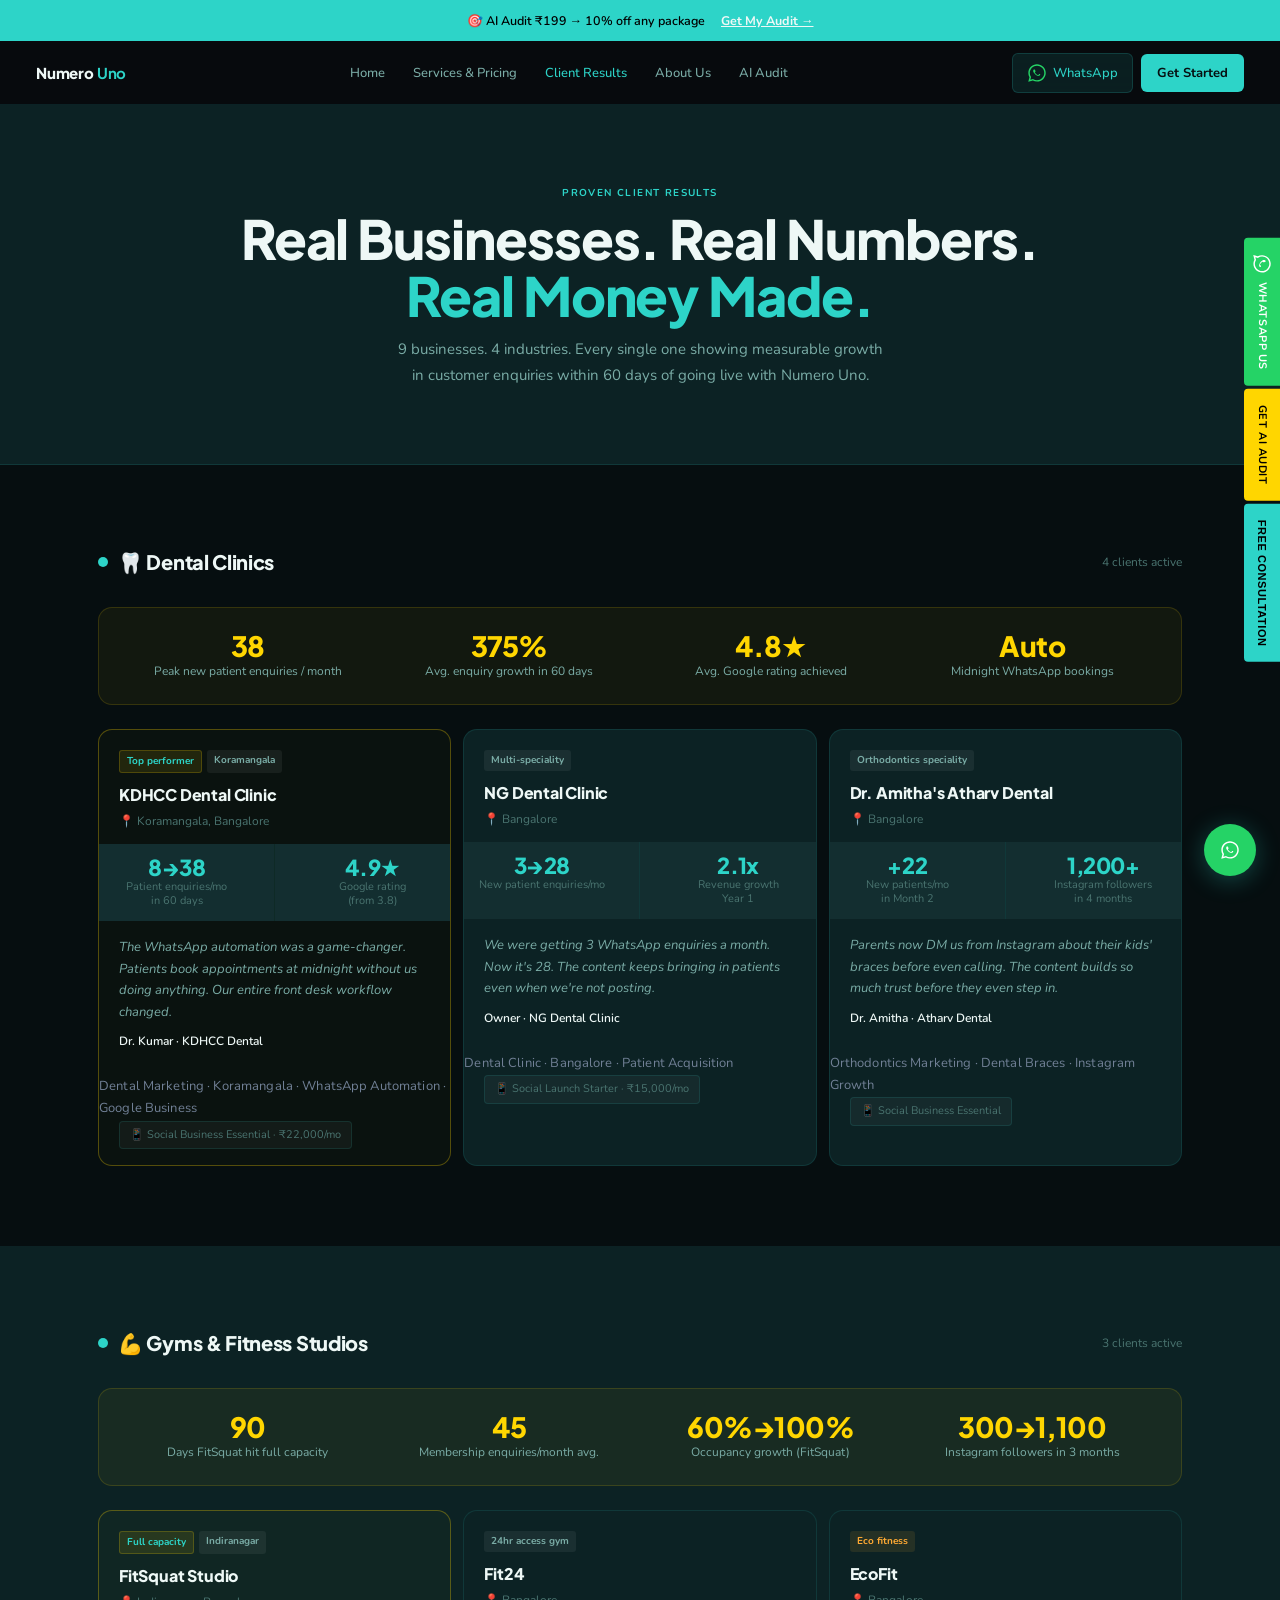
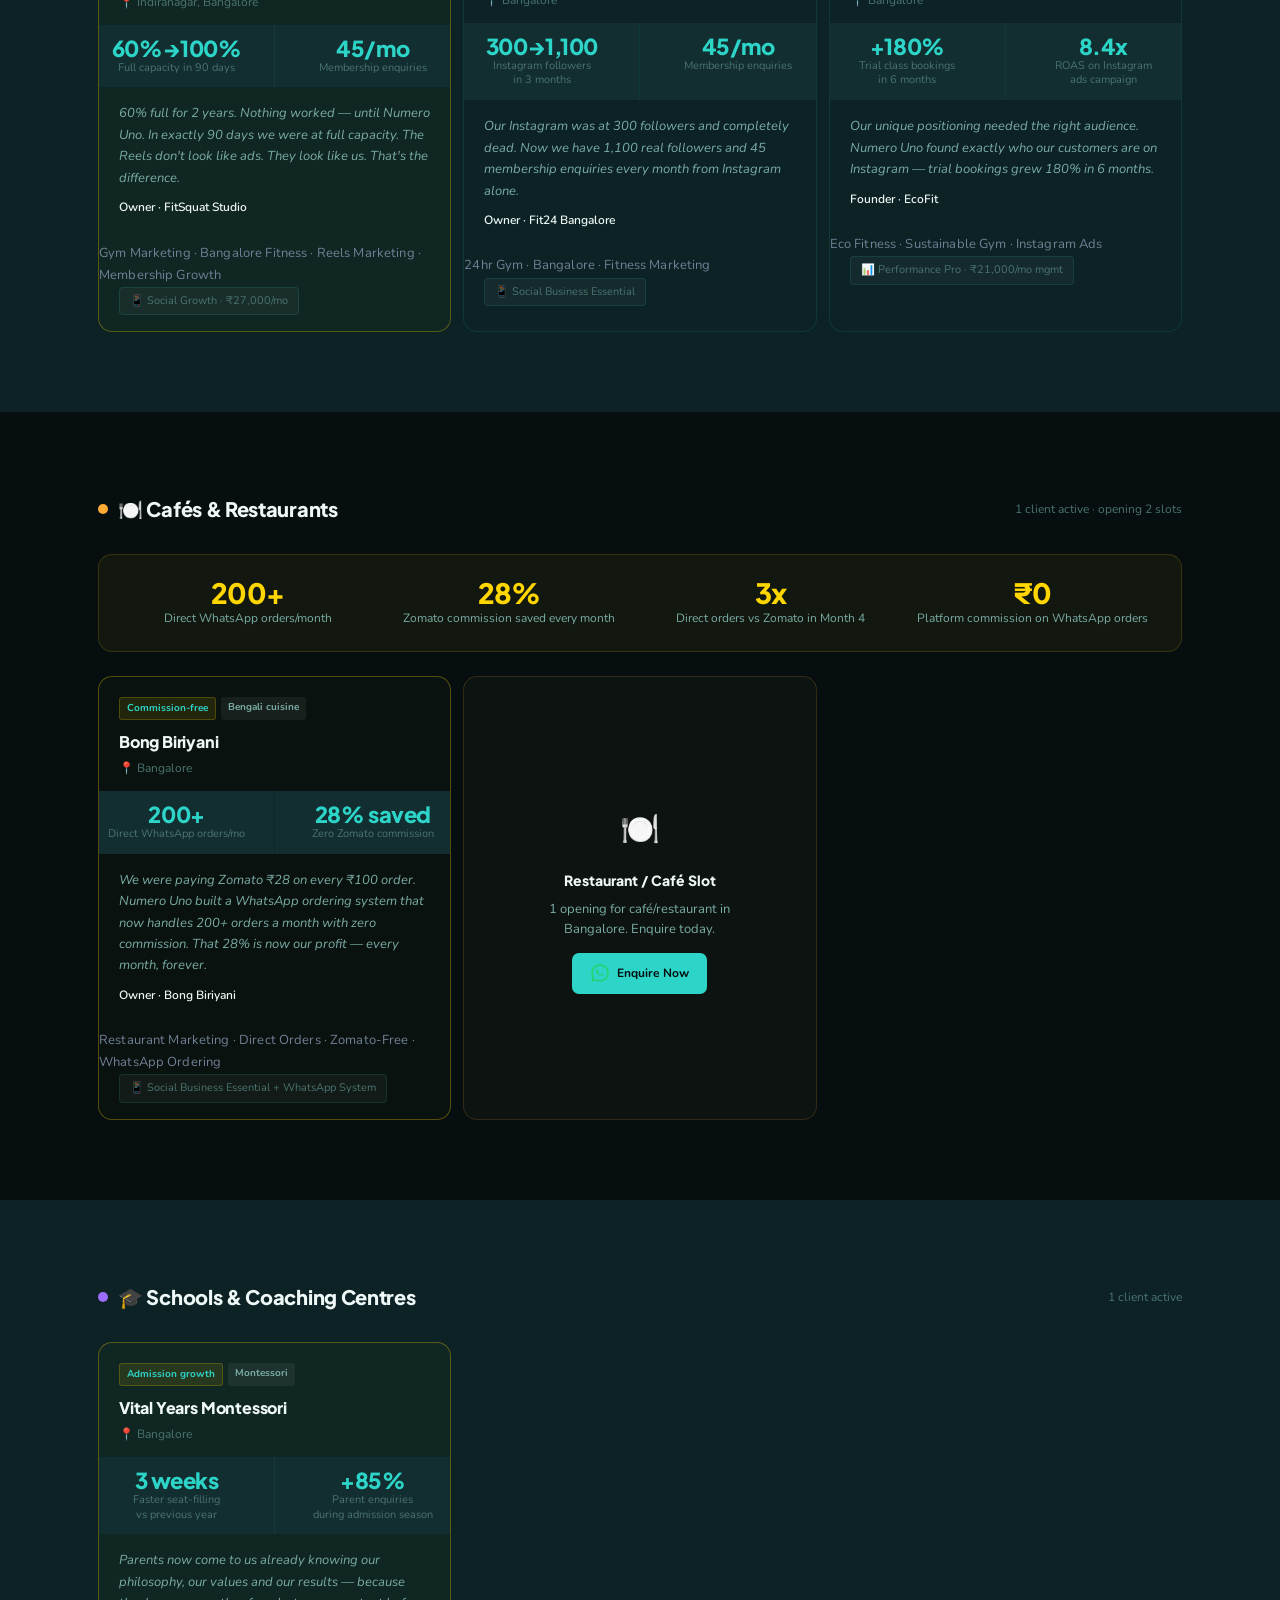
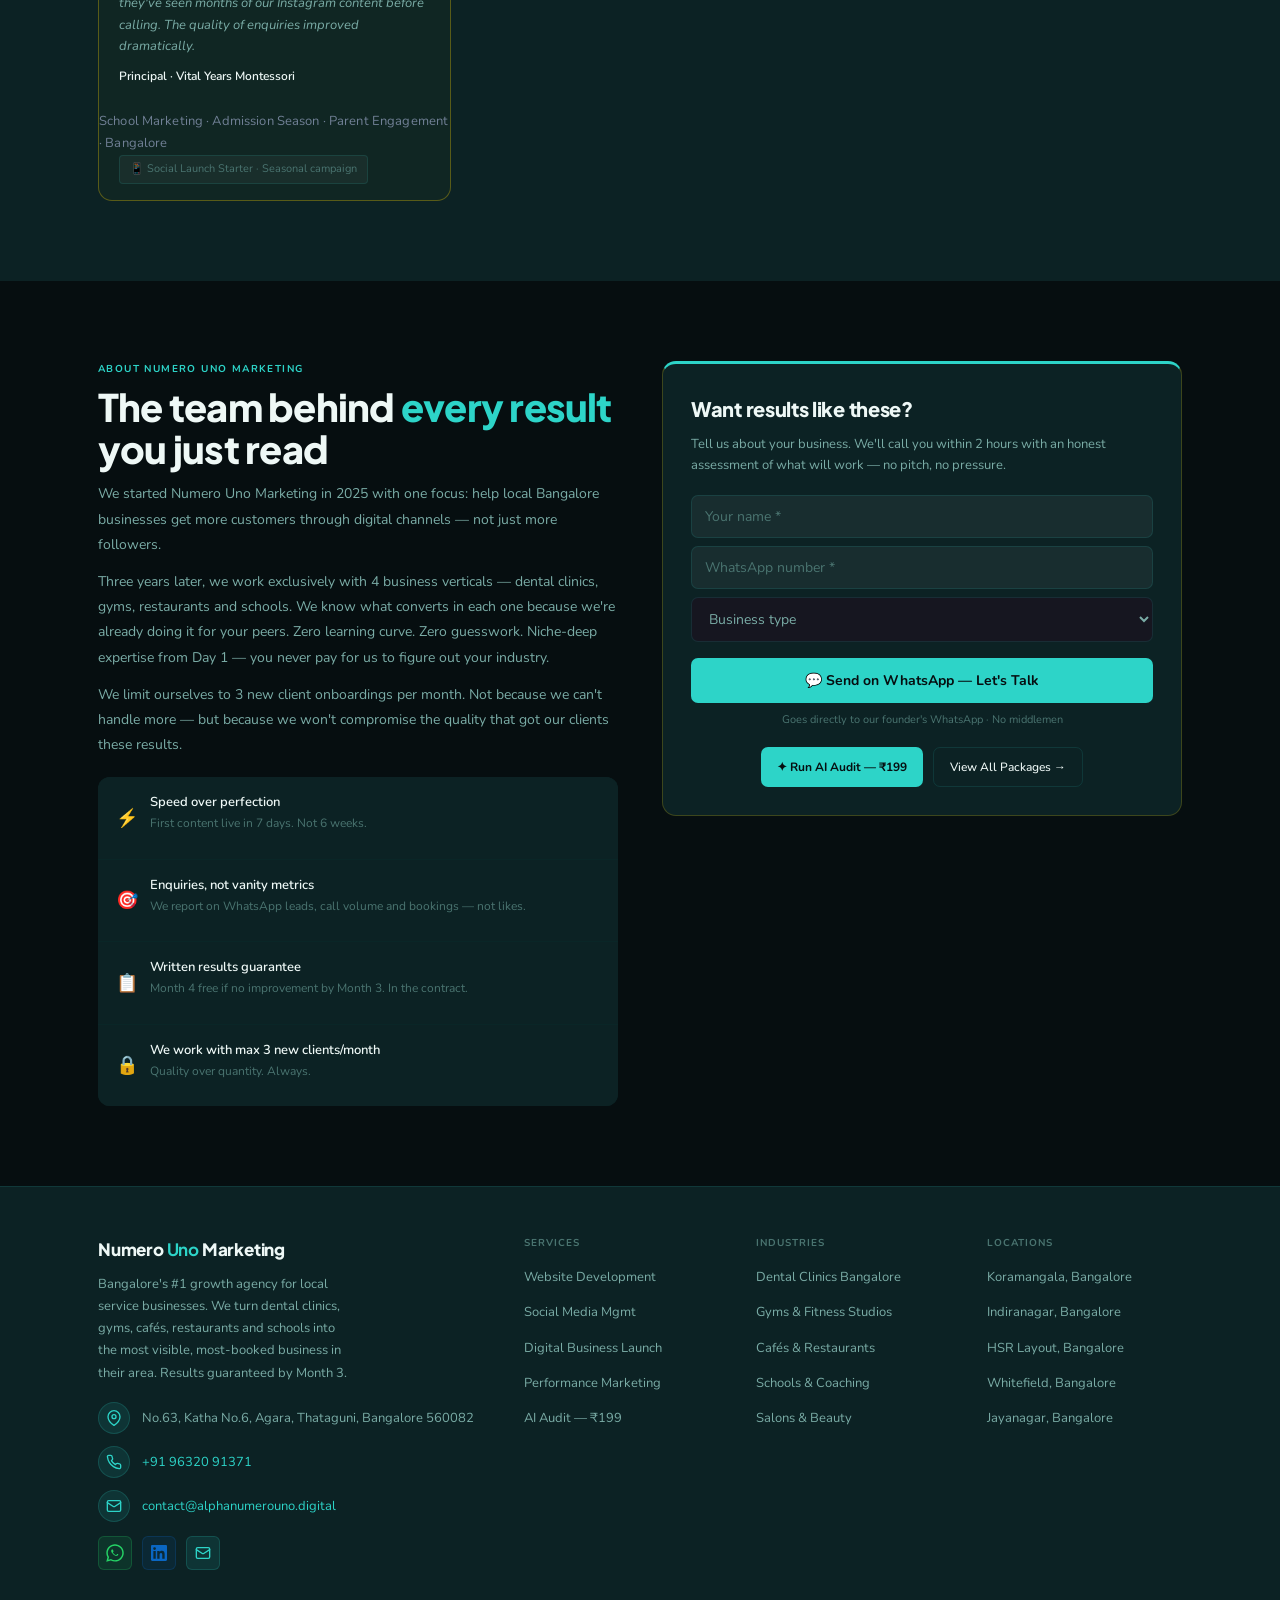
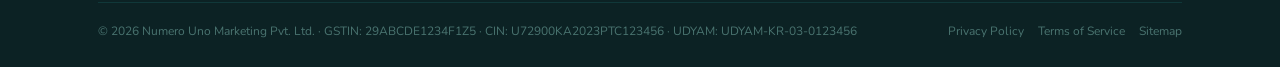
<file: clients.html>
<!DOCTYPE html>
<html lang="en">
<head>
<meta charset="UTF-8">
<link rel="canonical" href="https://alphanumerouno.in/clients">
<meta name="description" content="Real results from 9 Bangalore businesses — 38 dental enquiries/month, gym at full capacity in 90 days, 200+ commission-free WhatsApp restaurant orders. See all case studies.">
<meta property="og:type" content="website">
<meta property="og:image" content="https://alphanumerouno.in/assets/og-cover.jpg">
<meta property="og:image:width" content="1200">
<meta property="og:image:height" content="630">
<meta property="og:site_name" content="Numero Uno Marketing">
<meta name="twitter:card" content="summary_large_image">
<meta name="twitter:image" content="https://alphanumerouno.in/assets/og-cover.jpg">
<meta name="twitter:site" content="@numerounoIN">
<meta property="og:title" content="Client Results | Dental, Gym & Restaurant Marketing Bangalore">
<meta property="og:description" content="38 dental enquiries/month. Gym at full capacity in 90 days. 200+ commission-free WhatsApp restaurant orders. 9 real Bangalore businesses. Real numbers.">
<meta property="og:url" content="https://alphanumerouno.in/clients">
<meta name="twitter:title" content="Client Results | Dental, Gym & Restaurant Marketing Bangalore">
<meta name="twitter:description" content="38 dental enquiries/month. Gym at full capacity in 90 days. 200+ commission-free WhatsApp restaurant orders. 9 real Bangalore businesses. Real numbers.">
<meta name="viewport" content="width=device-width,initial-scale=1.0">
<title>Client Results | Numero Uno Marketing Bangalore — Dental, Gym, Restaurant & School Digital Marketing Case Studies</title>









<meta name="theme-color" content="#060E10">
<meta name="apple-mobile-web-app-capable" content="yes">
<link href="https://fonts.googleapis.com/css2?family=Plus+Jakarta+Sans:ital,wght@0,400;0,500;0,600;0,700;0,800;1,400&family=Nunito:ital,wght@0,400;0,500;0,600;0,700;0,800;1,400&display=swap" rel="stylesheet">
<style>
:root{--blk:#060E10;--wht:#EEF8F6;--lime:#2DD4C8;--lime2:#8EB69B;--yellow:#FFD600;--g1:#0C2224;--g2:#132E30;--mt:#4A7470;--bd:rgba(45,212,200,.12);--tx:#D4EDEA;--tx2:#7AACA6;--orange:#8EB69B;--fh:'Plus Jakarta Sans',sans-serif;--fb:'Nunito',sans-serif}
*{box-sizing:border-box;margin:0;padding:0}html{scroll-behavior:smooth}
body{font-family:var(--fb);background:var(--blk);color:var(--tx);overflow-x:hidden;-webkit-font-smoothing:antialiased;line-height:1.7}
.ann{background:#2DD4C8;color:#000;font-weight:700;text-align:center;padding:10px 20px;font-size:12.5px;font-weight:600;display:flex;align-items:center;justify-content:center;gap:10px;flex-wrap:wrap;position:relative;z-index:10}
.ann a{color:#EEF8F6;font-weight:700;text-decoration:underline}
nav{position:sticky;top:0;z-index:200;height:64px;display:flex;align-items:center;justify-content:space-between;padding:0 36px;background:rgba(8,10,14,.92);backdrop-filter:blur(20px);border-bottom:1px solid var(--bd)}
.logo{font-family:var(--fh);font-size:15px;font-weight:800;color:var(--wht);text-decoration:none;letter-spacing:-.012em}.logo b{color:var(--lime)}
.nm{display:flex;gap:28px}.nm a{font-size:13px;color:var(--tx2);text-decoration:none;font-weight:500;transition:color .15s}.nm a:hover,.nm a.on{color:var(--lime)}
.nr{display:flex;gap:8px;align-items:center}
.nwa{display:flex;align-items:center;gap:6px;background:rgba(45,212,200,.10);border:1px solid rgba(45,212,200,.18);color:#2DD4C8;padding:8px 14px;border-radius:6px;font-size:13px;font-weight:500;text-decoration:none}
.nau{background:var(--lime);color:var(--blk);padding:8px 16px;border-radius:6px;font-size:13px;font-weight:700;text-decoration:none}
.ham{display:none;flex-direction:column;gap:4px;cursor:pointer;padding:6px;background:none;border:none}
.ham span{width:18px;height:1.5px;background:var(--tx);display:block;border-radius:2px}
.mm{display:none;position:fixed;top:64px;left:0;right:0;background:var(--g1);border-bottom:1px solid var(--bd);z-index:199;padding:20px;flex-direction:column;gap:14px}.mm.on{display:flex}.mm a{color:var(--tx2);text-decoration:none;font-size:15px}
.c{max-width:1140px;margin:0 auto;padding:0 28px;position:relative;z-index:1}
section{padding:80px 0}.alt{background:var(--g1)}
.rv{opacity:0;transform:translateY(20px);transition:opacity .6s ease,transform .6s ease}.rv.in{opacity:1;transform:translateY(0)}
.d1{transition-delay:.08s!important}.d2{transition-delay:.17s!important}.d3{transition-delay:.26s!important}
.ph{padding:80px 0 56px;background:var(--g1);border-bottom:1px solid var(--bd);text-align:center}
.sp{font-size:10px;font-weight:700;text-transform:uppercase;letter-spacing:.14em;color:var(--lime);margin-bottom:8px;display:block}
.ph h1{font-family:var(--fh);font-size:clamp(28px,4.5vw,54px);font-weight:800;letter-spacing:-.02em;line-height:1.05;color:var(--wht);margin-bottom:12px}
.ph h1 em{font-style:normal;color:var(--lime)}
.ph p{font-size:15px;color:var(--tx2);max-width:500px;margin:0 auto 20px;line-height:1.75}
/* STATS BAR */
.stats-bar{display:flex;justify-content:center;gap:0;background:var(--g2);border:1px solid var(--bd);border-radius:12px;overflow:hidden;max-width:700px;margin:0 auto}
.sb-i{flex:1;padding:18px 12px;text-align:center;border-right:1px solid var(--bd)}
.sb-i:last-child{border-right:none}
.sb-n{font-family:var(--fh);font-size:26px;font-weight:800;color:var(--yellow);letter-spacing:-.02em;line-height:1}
.sb-l{font-size:11px;color:var(--mt);margin-top:3px}
/* INDUSTRY SECTION */
.ind-header{display:flex;align-items:center;gap:10px;margin-bottom:28px}
.ind-dot{width:10px;height:10px;border-radius:50%;flex-shrink:0}
.ind-title{font-family:var(--fh);font-size:20px;font-weight:800;letter-spacing:-.015em;color:var(--wht)}
.ind-count{font-size:12px;color:var(--mt);margin-left:auto}
/* CLIENT CARDS */
.client-grid{display:grid;grid-template-columns:repeat(3,1fr);gap:12px}
.cc{background:var(--g1);border:1px solid var(--bd);border-radius:14px;overflow:hidden;transition:all .2s}
.cc:hover{border-color:rgba(255,214,0,.25);transform:translateY(-4px)}
.cc.featured{border-color:rgba(255,214,0,.3);background:rgba(255,214,0,.02)}
.cc-top{padding:20px 20px 0}
.cc-badge{display:flex;gap:5px;margin-bottom:8px}
.badge{font-size:10px;font-weight:700;padding:2px 7px;border-radius:3px}
.bl{background:rgba(255,214,0,.1);color:var(--lime);border:1px solid rgba(255,214,0,.2)}
.bg{background:rgba(255,255,255,.06);color:var(--tx2)}
.ba{background:rgba(255,180,55,.1);color:#FFAA33}
.cc-name{font-family:var(--fh);font-size:16px;font-weight:800;letter-spacing:-.012em;margin-bottom:3px;color:var(--wht)}
.cc-loc{font-size:12px;color:var(--mt);margin-bottom:12px;display:flex;align-items:center;gap:5px}
.cc-metrics{display:grid;grid-template-columns:1fr 1fr;gap:1px;background:var(--bd);margin:0 -20px}
.cm{background:var(--g2);padding:12px 14px;text-align:center}
.cm-n{font-family:var(--fh);font-size:22px;font-weight:800;color:var(--lime);letter-spacing:-.02em;line-height:1}
.cm-l{font-size:11px;color:var(--mt);margin-top:2px;line-height:1.35}
.cc-body{padding:16px 20px}
.cc-quote{font-size:13px;color:var(--tx2);line-height:1.65;font-style:italic;margin-bottom:8px}
.cc-author{font-size:12px;font-weight:600;color:var(--wht)}
.cc-tags{display:flex;flex-wrap:wrap;gap:5px;padding:0 20px 16px}
.ct{font-size:11.5px;color:rgba(255,214,0,.55);font-weight:500}
.cc-pkg{padding:0 20px 16px}
.pkg-chip{display:inline-flex;align-items:center;gap:5px;padding:4px 10px;background:rgba(255,255,255,.04);border:1px solid var(--bd);border-radius:4px;font-size:11px;color:var(--mt)}
/* RESULTS STRIP */
.results-strip{background:rgba(255,214,0,.05);border:1px solid rgba(255,214,0,.15);border-radius:14px;padding:24px 28px;margin-bottom:24px;display:grid;grid-template-columns:1fr 1fr 1fr 1fr;gap:20px}
.rs-item{text-align:center}
.rs-n{font-family:var(--fh);font-size:28px;font-weight:800;color:var(--yellow);letter-spacing:-.02em;line-height:1}
.rs-l{font-size:12px;color:var(--tx2);margin-top:3px;line-height:1.4}
/* ABOUT / CTA */
.about-grid{display:grid;grid-template-columns:1fr 1fr;gap:44px;align-items:start}
.ag-left h2{font-family:var(--fh);font-size:clamp(22px,3.5vw,38px);font-weight:800;letter-spacing:-.02em;line-height:1.1;color:var(--wht);margin-bottom:12px}
.ag-left h2 em{font-style:normal;color:var(--lime)}
.ag-left p{font-size:14px;color:var(--tx2);line-height:1.8;margin-bottom:12px}
.values{display:flex;flex-direction:column;gap:1px;background:var(--bd);border-radius:12px;overflow:hidden;margin-top:20px}
.vl{background:var(--g1);padding:14px 18px;display:flex;align-items:center;gap:12px;transition:background .2s}
.vl:hover{background:var(--g2)}
.vl-icon{font-size:18px;flex-shrink:0}.vl-text h4{font-size:13px;font-weight:600;color:var(--wht);margin-bottom:2px}.vl-text p{font-size:12px;color:var(--mt);line-height:1.45}
.cta-box{background:var(--g1);border:1px solid rgba(255,214,0,.2);border-radius:14px;padding:28px;border-top:3px solid var(--lime)}
.cta-box h3{font-family:var(--fh);font-size:20px;font-weight:800;letter-spacing:-.015em;color:var(--wht);margin-bottom:8px}
.cta-box p{font-size:13px;color:var(--tx2);line-height:1.65;margin-bottom:18px}
.fi{background:rgba(255,255,255,.05);border:1px solid var(--bd);border-radius:7px;padding:11px 13px;font-size:14px;color:var(--wht);font-family:var(--fb);outline:none;transition:border-color .2s;width:100%;margin-bottom:8px}
.fi:focus{border-color:rgba(255,214,0,.4)}.fi::placeholder{color:var(--mt)}
.fs-sel{background:#161620;border:1px solid var(--bd);border-radius:7px;padding:11px 13px;font-size:14px;color:var(--tx2);font-family:var(--fb);outline:none;width:100%;cursor:pointer;margin-bottom:8px}
.cf-btn{background:var(--lime);color:var(--blk);border:none;border-radius:7px;padding:13px;font-size:14px;font-weight:700;cursor:pointer;font-family:var(--fb);transition:background .15s;width:100%;display:flex;align-items:center;justify-content:center;gap:6px}
.cf-btn:hover{background:var(--lime2)}
.btn-p{background:var(--lime);color:var(--blk);padding:13px 24px;border-radius:7px;font-size:14px;font-weight:700;text-decoration:none;display:inline-flex;align-items:center;gap:7px;transition:all .2s}
.btn-p:hover{background:var(--lime2);transform:translateY(-2px)}
.btn-o{background:transparent;color:var(--wht);padding:13px 24px;border-radius:7px;font-size:14px;font-weight:500;text-decoration:none;border:1px solid var(--bd);display:inline-flex;align-items:center;gap:7px}
.btn-o:hover{border-color:rgba(255,214,0,.3);color:var(--lime)}
.sh{margin-bottom:44px}.sh h2{font-family:var(--fh);font-size:clamp(26px,3.5vw,42px);font-weight:800;letter-spacing:-.02em;line-height:1;color:var(--wht);margin-bottom:8px}
.sh h2 em{font-style:normal;color:var(--lime)}.sh p{font-size:15px;color:var(--tx2);max-width:520px;line-height:1.75}
  /* --- Standardized Floating Elements & Sticky Bar --- */
  .wa-float{position:fixed;bottom:24px;right:24px;z-index:195;width:52px;height:52px;border-radius:50%;background:#25D366;display:flex;align-items:center;justify-content:center;font-size:22px;text-decoration:none;box-shadow:0 4px 24px rgba(45,212,200,.30);transition:transform .25s}
  .wa-float:hover{transform:scale(1.1)}
  
  .side-tabs{position:fixed;right:0;top:50%;transform:translateY(-50%);z-index:190;display:flex;flex-direction:column;gap:3px}
  .side-tab{writing-mode:vertical-rl;text-orientation:mixed;padding:16px 8px;font-size:11px;font-weight:700;text-transform:uppercase;letter-spacing:.05em;border:none;cursor:pointer;transition:all .2s;display:flex;align-items:center;gap:8px;color:#fff;text-decoration:none;border-radius:4px 0 0 4px}
  .side-tab-wa{background:#25D366}.side-tab-wa svg{transform:rotate(90deg)}
  .side-tab-audit{background:var(--yellow);color:#000}
  .side-tab-consult{background:var(--lime);color:#000}
  .side-tab:hover{padding-right:14px}

  .sticky-mobile-bar{position:fixed;bottom:0;left:0;right:0;background:rgba(8,10,14,.96);backdrop-filter:blur(15px);border-top:1px solid var(--bd);display:none;align-items:center;justify-content:space-between;padding:10px 16px;z-index:200}
  .smb-text{font-size:11.5px;color:var(--tx2);line-height:1.3}.smb-text strong{display:block;color:var(--wht);font-size:13px}
  .smb-btns{display:flex;gap:8px}.smb-wa{background:#25D366;width:38px;height:38px;border-radius:6px;display:flex;align-items:center;justify-content:center;text-decoration:none}
  .smb-audit{background:var(--yellow);color:#000;padding:0 12px;border-radius:6px;font-size:12px;font-weight:700;display:flex;align-items:center;text-decoration:none}

  /* --- Lead Popup --- */
  .popup-overlay{position:fixed;inset:0;background:rgba(0,0,0,.78);z-index:300;display:none;align-items:center;justify-content:center;padding:16px}
  .popup-overlay.open{display:flex}
  .popup-box{background:var(--g1);border:1px solid var(--bd);border-radius:16px;width:100%;max-width:440px;position:relative;padding:32px;overflow:hidden}
  .popup-close{position:absolute;top:16px;right:16px;width:32px;height:32px;background:var(--g2);border:1px solid var(--bd);border-radius:50%;color:var(--tx2);display:flex;align-items:center;justify-content:center;font-size:20px;cursor:pointer;border:none}
  .popup-head{text-align:center;margin-bottom:24px}
  .popup-head h3{font-family:var(--fh);font-size:24px;font-weight:800;color:var(--wht);margin-bottom:8px}
  .popup-head p{font-size:14px;color:var(--tx2);line-height:1.6}
  .popup-form{display:flex;flex-direction:column;gap:12px}
  .form-input{background:rgba(255,255,255,.03);border:1px solid var(--bd);border-radius:8px;padding:14px;color:var(--wht);font-size:14px;outline:none;transition:border-color .25s;width:100%}
  .form-input:focus{border-color:var(--lime)}
  .popup-submit{background:var(--lime);color:#000;font-weight:700;padding:16px;border-radius:8px;border:none;cursor:pointer;margin-top:8px}

  /* --- Standardized Footer --- */
  footer{border-top:1px solid var(--bd);padding:48px 0 26px;background:var(--g1)}
  .footer-grid{display:grid;grid-template-columns:2fr 1fr 1fr 1fr;gap:36px;margin-bottom:32px}
  .footer-logo{font-family:var(--fh);font-size:17px;font-weight:800;color:var(--wht);text-decoration:none;letter-spacing:-.012em;display:block;margin-bottom:9px}
  .footer-logo b{color:var(--lime)}
  .footer-desc{font-size:13px;color:var(--tx2);line-height:1.7;max-width:255px;margin-bottom:18px}
  .footer-contact{display:flex;flex-direction:column;gap:12px}
  .footer-contact-item{display:flex;align-items:center;gap:12px;font-size:13px;color:var(--tx2);line-height:1.4}
  .fci-icon{width:32px;height:32px;border-radius:50%;background:rgba(45,212,200,.10);border:1px solid rgba(45,212,200,.18);display:flex;align-items:center;justify-content:center;flex-shrink:0}
  .fci-icon svg{width:16px;height:16px;stroke:var(--lime)}
  .footer-contact-item a{color:var(--lime);text-decoration:none}
  .footer-col h5{font-size:10px;font-weight:700;text-transform:uppercase;letter-spacing:.1em;color:var(--mt);margin-bottom:11px}
  .footer-col ul{list-style:none;display:flex;flex-direction:column;gap:8px}
  .footer-col a{font-size:13px;color:var(--tx2);text-decoration:none}
  .footer-col a:hover{color:var(--lime)}
  .footer-bottom{border-top:1px solid var(--bd);padding-top:18px;display:flex;justify-content:space-between;align-items:center;flex-wrap:wrap;gap:10px;margin-top:32px}
  .footer-bottom p{font-size:12px;color:var(--mt)}
  .footer-legal{display:flex;gap:14px}
  .footer-legal a{font-size:12px;color:var(--mt);text-decoration:none}
@media(max-width:1024px){nav .nm,.nr{display:none}.ham{display:flex}.client-grid{grid-template-columns:1fr 1fr}.results-strip{grid-template-columns:1fr 1fr}}
@media(max-width:768px){
  section{padding:52px 0}
  .c{padding:0 16px}
  .client-grid{grid-template-columns:1fr}
  .about-grid{grid-template-columns:1fr}
  .results-strip{grid-template-columns:1fr 1fr}
  .stats-bar{flex-wrap:wrap}
  .sticky-mobile-bar{display:flex}
  .wa-float{display:none}
  .footer-grid{grid-template-columns:1fr}
}

/* ── MOBILE TOUCH & RESPONSIVE FIXES ── */
@media(max-width:768px){
  /* Ensure all tap targets are 44px minimum */
  a,button,.btn-lime,.btn-ghost,.nau,.nwa{min-height:44px;display:inline-flex;align-items:center}
  /* Full-width CTAs on mobile */
  .btn-lime,.btn-ghost{width:100%;justify-content:center;text-align:center}
  .hero-btns{flex-direction:column;gap:10px}
  /* Prevent horizontal overflow */
  *{max-width:100%;word-break:break-word}
  img,svg,video{max-width:100%;height:auto}
  /* Card grids single column */
  .pricing-grid,.industry-grid,.bento,.grid-3,.card-row{grid-template-columns:1fr!important}
  /* Hide heavy desktop-only elements */
  .side-tabs{display:none!important}
  /* Table responsive */
  table{display:block;overflow-x:auto;-webkit-overflow-scrolling:touch}
  /* Bigger base font for readability */
  body{font-size:15px}
  /* Padding adjustments */
  .container,.c{padding-left:18px!important;padding-right:18px!important}
  section{padding:40px 0}
}
@media(max-width:480px){
  .hero-h1{font-size:clamp(32px,9vw,44px)!important}
  .section-h2{font-size:clamp(22px,7vw,32px)!important}
  .bento-num{font-size:clamp(36px,10vw,52px)!important}
  nav{padding:0 16px}
}
/* Smooth scrolling & tap highlight */
html{-webkit-tap-highlight-color:rgba(45,212,200,.15);scroll-behavior:smooth}
/* Prevent iOS font size adjustment */
body{-webkit-text-size-adjust:100%;text-size-adjust:100%}

@media(max-width:1024px){
  .footer-grid{grid-template-columns:1fr 1fr;gap:40px}
}
</style>

  
  
  
  
  
  
  
  
  

  <!-- SEO & Social Tags -->
<script type="application/ld+json">
{
  "@context": "https://schema.org",
  "@type": "Organization",
  "name": "Numero Uno Marketing Pvt. Ltd.",
  "url": "https://alphanumerouno.in",
  "aggregateRating": {
    "@type": "AggregateRating",
    "ratingValue": "4.9",
    "reviewCount": "9",
    "bestRating": "5",
    "worstRating": "1"
  }
}
</script>
<script type="application/ld+json">
{
  "@context": "https://schema.org",
  "@type": "Review",
  "itemReviewed": {
    "@type": "LocalBusiness",
    "name": "Numero Uno Marketing Pvt. Ltd.",
    "url": "https://alphanumerouno.in"
  },
  "author": {
    "@type": "Person",
    "name": "Dr. Kumar"
  },
  "reviewRating": {
    "@type": "Rating",
    "ratingValue": "4.9",
    "bestRating": "5"
  },
  "name": "KDHCC Dental — 38 enquiries/month",
  "reviewBody": "Numero Uno Marketing helped KDHCC Dental generate 38 new patient enquiries per month through targeted digital marketing in Bangalore.",
  "publisher": {
    "@type": "Organization",
    "name": "Numero Uno Marketing"
  }
}
</script>
<script type="application/ld+json">
{
  "@context": "https://schema.org",
  "@type": "Review",
  "itemReviewed": {
    "@type": "LocalBusiness",
    "name": "Numero Uno Marketing Pvt. Ltd.",
    "url": "https://alphanumerouno.in"
  },
  "author": {
    "@type": "Person",
    "name": "FitSquat Owner"
  },
  "reviewRating": {
    "@type": "Rating",
    "ratingValue": "5",
    "bestRating": "5"
  },
  "name": "FitSquat — Full capacity in 90 days",
  "reviewBody": "FitSquat gym reached full membership capacity within 90 days of partnering with Numero Uno Marketing for performance marketing in Bangalore.",
  "publisher": {
    "@type": "Organization",
    "name": "Numero Uno Marketing"
  }
}
</script>
<script type="application/ld+json">
{
  "@context": "https://schema.org",
  "@type": "Review",
  "itemReviewed": {
    "@type": "LocalBusiness",
    "name": "Numero Uno Marketing Pvt. Ltd.",
    "url": "https://alphanumerouno.in"
  },
  "author": {
    "@type": "Person",
    "name": "Bong Biriyani Owner"
  },
  "reviewRating": {
    "@type": "Rating",
    "ratingValue": "5",
    "bestRating": "5"
  },
  "name": "Bong Biriyani — 200+ commission-free orders",
  "reviewBody": "Bong Biriyani achieved 200+ commission-free WhatsApp orders per month with Numero Uno Marketing's digital strategy in Bangalore.",
  "publisher": {
    "@type": "Organization",
    "name": "Numero Uno Marketing"
  }
}
</script>
</head>
<body>
<div class="ann">🎯 AI Audit ₹199 → 10% off any package &nbsp;<a href="ai-audit.html">Get My Audit →</a></div>
<nav id="nav">
  <a href="index.html" class="logo">Numero <b>Uno</b></a>
  <div class="nm"><a href="index.html">Home</a><a href="services.html">Services & Pricing</a><a href="clients.html" class="on">Client Results</a><a href="about.html">About Us</a><a href="ai-audit.html">AI Audit</a></div>
  <div class="nr"><a href="https://wa.me/919632091371" class="nwa" target="_blank"><svg width="20" height="20" viewBox="0 0 448 512" fill="#25D366"><path d="M380.9 97.1C339 55.1 283.2 32 223.9 32c-122.4 0-222 99.6-222 222 0 39.1 10.2 77.3 29.6 111L0 480l117.7-30.9c32.4 17.7 68.9 27 106.1 27h.1c122.3 0 224.1-99.6 224.1-222 0-59.3-25.2-115-67.1-157zm-157 341.6c-33.2 0-65.7-8.9-94-25.7l-6.7-4-69.8 18.3L72 359.2l-4.4-7c-18.5-29.4-28.2-63.3-28.2-98.2 0-101.7 82.8-184.5 184.6-184.5 49.3 0 95.6 19.2 130.4 54.1 34.8 34.9 56.2 81.2 56.1 130.5 0 101.8-84.9 184.6-186.6 184.6zm101.2-138.2c-5.5-2.8-32.8-16.2-37.9-18-5.1-1.9-8.8-2.8-12.5 2.8-3.7 5.6-14.3 18-17.6 21.8-3.2 3.7-6.5 4.2-12 1.4-5.5-2.8-23.2-8.5-44.2-27.1-16.4-14.6-27.4-32.7-30.6-38.1-3.2-5.4-.3-8.3 2.4-11.1 2.4-2.5 5.5-6.5 8.3-9.7 2.8-3.3 3.7-5.5 5.5-9.3.1-3.7-.8-6.9-1.9-9.7-1.1-2.8-9.8-23.6-13.4-32.4-3.5-8.6-7.1-7.4-9.8-7.5-2.5-.1-5.4-.1-8.3-.1s-7.5 1.1-11.5 5.5c-4 4.4-15.4 15.1-15.4 36.8s15.8 42.8 18 45.7c2.2 2.8 31.1 47.4 75.3 66.5 10.5 4.5 18.8 7.3 25.2 9.3 10.6 3.4 20.2 2.9 27.8 1.7 8.5-1.3 26.2-10.7 30-21.1 3.7-10.3 3.7-19.2 2.5-21.1-1.1-1.9-4.2-2.8-9.7-5.5z"/></svg>WhatsApp</a><a href="contact.html" class="nau">Get Started</a></div>
  <button class="ham" onclick="document.getElementById('mm').classList.toggle('on')"><span></span><span></span><span></span></button>
</nav>
<div class="mm" id="mm"><a href="index.html">Home</a><a href="services.html">Services</a><a href="clients.html">Clients</a><a href="about.html">About Us</a><a href="ai-audit.html">AI Audit</a><a href="contact.html">Get Started</a><a href="https://wa.me/919632091371" style="color:#2DD4C8;font-weight:600"><svg width="20" height="20" viewBox="0 0 448 512" fill="#25D366"><path d="M380.9 97.1C339 55.1 283.2 32 223.9 32c-122.4 0-222 99.6-222 222 0 39.1 10.2 77.3 29.6 111L0 480l117.7-30.9c32.4 17.7 68.9 27 106.1 27h.1c122.3 0 224.1-99.6 224.1-222 0-59.3-25.2-115-67.1-157zm-157 341.6c-33.2 0-65.7-8.9-94-25.7l-6.7-4-69.8 18.3L72 359.2l-4.4-7c-18.5-29.4-28.2-63.3-28.2-98.2 0-101.7 82.8-184.5 184.6-184.5 49.3 0 95.6 19.2 130.4 54.1 34.8 34.9 56.2 81.2 56.1 130.5 0 101.8-84.9 184.6-186.6 184.6zm101.2-138.2c-5.5-2.8-32.8-16.2-37.9-18-5.1-1.9-8.8-2.8-12.5 2.8-3.7 5.6-14.3 18-17.6 21.8-3.2 3.7-6.5 4.2-12 1.4-5.5-2.8-23.2-8.5-44.2-27.1-16.4-14.6-27.4-32.7-30.6-38.1-3.2-5.4-.3-8.3 2.4-11.1 2.4-2.5 5.5-6.5 8.3-9.7 2.8-3.3 3.7-5.5 5.5-9.3.1-3.7-.8-6.9-1.9-9.7-1.1-2.8-9.8-23.6-13.4-32.4-3.5-8.6-7.1-7.4-9.8-7.5-2.5-.1-5.4-.1-8.3-.1s-7.5 1.1-11.5 5.5c-4 4.4-15.4 15.1-15.4 36.8s15.8 42.8 18 45.7c2.2 2.8 31.1 47.4 75.3 66.5 10.5 4.5 18.8 7.3 25.2 9.3 10.6 3.4 20.2 2.9 27.8 1.7 8.5-1.3 26.2-10.7 30-21.1 3.7-10.3 3.7-19.2 2.5-21.1-1.1-1.9-4.2-2.8-9.7-5.5z"/></svg>WhatsApp</a></div>

<div class="ph">
  <div class="c">
    <span class="sp">Proven client results</span>
    <h1 class="rv">Real Businesses. Real Numbers.<br><em>Real Money Made.</em></h1>
    <p class="rv">9 businesses. 4 industries. Every single one showing measurable growth in customer enquiries within 60 days of going live with Numero Uno.</p>

  </div>
</div>

<!-- DENTAL -->
<section id="dental">
  <div class="c">
    <div class="ind-header rv"><div class="ind-dot" style="background:#2DD4C8"></div><div class="ind-title">🦷 Dental Clinics</div><div class="ind-count">4 clients active</div></div>
    <div class="results-strip rv">
      <div class="rs-item"><div class="rs-n">38</div><div class="rs-l">Peak new patient enquiries / month</div></div>
      <div class="rs-item"><div class="rs-n">375%</div><div class="rs-l">Avg. enquiry growth in 60 days</div></div>
      <div class="rs-item"><div class="rs-n">4.8★</div><div class="rs-l">Avg. Google rating achieved</div></div>
      <div class="rs-item"><div class="rs-n">Auto</div><div class="rs-l">Midnight WhatsApp bookings</div></div>
    </div>
    <div class="client-grid">
      <div class="cc featured rv">
        <div class="cc-top"><div class="cc-badge"><span class="badge bl">Top performer</span><span class="badge bg">Koramangala</span></div><div class="cc-name">KDHCC Dental Clinic</div><div class="cc-loc">📍 Koramangala, Bangalore</div></div>
        <div class="cc-metrics"><div class="cm"><div class="cm-n">8→38</div><div class="cm-l">Patient enquiries/mo<br>in 60 days</div></div><div class="cm"><div class="cm-n">4.9★</div><div class="cm-l">Google rating<br>(from 3.8)</div></div></div>
        <div class="cc-body"><div class="cc-quote">The WhatsApp automation was a game-changer. Patients book appointments at midnight without us doing anything. Our entire front desk workflow changed.</div><div class="cc-author">Dr. Kumar · KDHCC Dental</div></div>
        <p style='font-size: 13px; color: #718096; margin-top: 8px; letter-spacing: 0.01em;'>Dental Marketing · Koramangala · WhatsApp Automation · Google Business</p>
        <div class="cc-pkg"><span class="pkg-chip">📱 Social Business Essential · ₹22,000/mo</span></div>
      </div>
      <div class="cc rv d2">
        <div class="cc-top"><div class="cc-badge"><span class="badge bg">Multi-speciality</span></div><div class="cc-name">NG Dental Clinic</div><div class="cc-loc">📍 Bangalore</div></div>
        <div class="cc-metrics"><div class="cm"><div class="cm-n">3→28</div><div class="cm-l">New patient enquiries/mo</div></div><div class="cm"><div class="cm-n">2.1x</div><div class="cm-l">Revenue growth<br>Year 1</div></div></div>
        <div class="cc-body"><div class="cc-quote">We were getting 3 WhatsApp enquiries a month. Now it's 28. The content keeps bringing in patients even when we're not posting.</div><div class="cc-author">Owner · NG Dental Clinic</div></div>
        <p style='font-size: 13px; color: #718096; margin-top: 8px; letter-spacing: 0.01em;'>Dental Clinic · Bangalore · Patient Acquisition</p>
        <div class="cc-pkg"><span class="pkg-chip">📱 Social Launch Starter · ₹15,000/mo</span></div>
      </div>
      <div class="cc rv d3">
        <div class="cc-top"><div class="cc-badge"><span class="badge bg">Orthodontics speciality</span></div><div class="cc-name">Dr. Amitha's Atharv Dental</div><div class="cc-loc">📍 Bangalore</div></div>
        <div class="cc-metrics"><div class="cm"><div class="cm-n">+22</div><div class="cm-l">New patients/mo<br>in Month 2</div></div><div class="cm"><div class="cm-n">1,200+</div><div class="cm-l">Instagram followers<br>in 4 months</div></div></div>
        <div class="cc-body"><div class="cc-quote">Parents now DM us from Instagram about their kids' braces before even calling. The content builds so much trust before they even step in.</div><div class="cc-author">Dr. Amitha · Atharv Dental</div></div>
        <p style='font-size: 13px; color: #718096; margin-top: 8px; letter-spacing: 0.01em;'>Orthodontics Marketing · Dental Braces · Instagram Growth</p>
        <div class="cc-pkg"><span class="pkg-chip">📱 Social Business Essential</span></div>
      </div>
    </div>
  </div>
</section>

<!-- FITNESS -->
<section id="fitness" class="alt">
  <div class="c">
    <div class="ind-header rv"><div class="ind-dot" style="background:var(--lime)"></div><div class="ind-title">💪 Gyms & Fitness Studios</div><div class="ind-count">3 clients active</div></div>
    <div class="results-strip rv">
      <div class="rs-item"><div class="rs-n">90</div><div class="rs-l">Days FitSquat hit full capacity</div></div>
      <div class="rs-item"><div class="rs-n">45</div><div class="rs-l">Membership enquiries/month avg.</div></div>
      <div class="rs-item"><div class="rs-n">60%→100%</div><div class="rs-l">Occupancy growth (FitSquat)</div></div>
      <div class="rs-item"><div class="rs-n">300→1,100</div><div class="rs-l">Instagram followers in 3 months</div></div>
    </div>
    <div class="client-grid">
      <div class="cc featured rv">
        <div class="cc-top"><div class="cc-badge"><span class="badge bl">Full capacity</span><span class="badge bg">Indiranagar</span></div><div class="cc-name">FitSquat Studio</div><div class="cc-loc">📍 Indiranagar, Bangalore</div></div>
        <div class="cc-metrics"><div class="cm"><div class="cm-n">60%→100%</div><div class="cm-l">Full capacity in 90 days</div></div><div class="cm"><div class="cm-n">45/mo</div><div class="cm-l">Membership enquiries</div></div></div>
        <div class="cc-body"><div class="cc-quote">60% full for 2 years. Nothing worked — until Numero Uno. In exactly 90 days we were at full capacity. The Reels don't look like ads. They look like us. That's the difference.</div><div class="cc-author">Owner · FitSquat Studio</div></div>
        <p style='font-size: 13px; color: #718096; margin-top: 8px; letter-spacing: 0.01em;'>Gym Marketing · Bangalore Fitness · Reels Marketing · Membership Growth</p>
        <div class="cc-pkg"><span class="pkg-chip">📱 Social Growth · ₹27,000/mo</span></div>
      </div>
      <div class="cc rv d2">
        <div class="cc-top"><div class="cc-badge"><span class="badge bg">24hr access gym</span></div><div class="cc-name">Fit24</div><div class="cc-loc">📍 Bangalore</div></div>
        <div class="cc-metrics"><div class="cm"><div class="cm-n">300→1,100</div><div class="cm-l">Instagram followers<br>in 3 months</div></div><div class="cm"><div class="cm-n">45/mo</div><div class="cm-l">Membership enquiries</div></div></div>
        <div class="cc-body"><div class="cc-quote">Our Instagram was at 300 followers and completely dead. Now we have 1,100 real followers and 45 membership enquiries every month from Instagram alone.</div><div class="cc-author">Owner · Fit24 Bangalore</div></div>
        <p style='font-size: 13px; color: #718096; margin-top: 8px; letter-spacing: 0.01em;'>24hr Gym · Bangalore · Fitness Marketing</p>
        <div class="cc-pkg"><span class="pkg-chip">📱 Social Business Essential</span></div>
      </div>
      <div class="cc rv d3">
        <div class="cc-top"><div class="cc-badge"><span class="badge ba">Eco fitness</span></div><div class="cc-name">EcoFit</div><div class="cc-loc">📍 Bangalore</div></div>
        <div class="cc-metrics"><div class="cm"><div class="cm-n">+180%</div><div class="cm-l">Trial class bookings<br>in 6 months</div></div><div class="cm"><div class="cm-n">8.4x</div><div class="cm-l">ROAS on Instagram<br>ads campaign</div></div></div>
        <div class="cc-body"><div class="cc-quote">Our unique positioning needed the right audience. Numero Uno found exactly who our customers are on Instagram — trial bookings grew 180% in 6 months.</div><div class="cc-author">Founder · EcoFit</div></div>
        <p style='font-size: 13px; color: #718096; margin-top: 8px; letter-spacing: 0.01em;'>Eco Fitness · Sustainable Gym · Instagram Ads</p>
        <div class="cc-pkg"><span class="pkg-chip">📊 Performance Pro · ₹21,000/mo mgmt</span></div>
      </div>
    </div>
  </div>
</section>

<!-- RESTAURANT -->
<section id="restaurant">
  <div class="c">
    <div class="ind-header rv"><div class="ind-dot" style="background:#FFAA33"></div><div class="ind-title">🍽️ Cafés & Restaurants</div><div class="ind-count">1 client active · opening 2 slots</div></div>
    <div class="results-strip rv">
      <div class="rs-item"><div class="rs-n">200+</div><div class="rs-l">Direct WhatsApp orders/month</div></div>
      <div class="rs-item"><div class="rs-n">28%</div><div class="rs-l">Zomato commission saved every month</div></div>
      <div class="rs-item"><div class="rs-n">3x</div><div class="rs-l">Direct orders vs Zomato in Month 4</div></div>
      <div class="rs-item"><div class="rs-n">₹0</div><div class="rs-l">Platform commission on WhatsApp orders</div></div>
    </div>
    <div class="client-grid">
      <div class="cc featured rv">
        <div class="cc-top"><div class="cc-badge"><span class="badge bl">Commission-free</span><span class="badge bg">Bengali cuisine</span></div><div class="cc-name">Bong Biriyani</div><div class="cc-loc">📍 Bangalore</div></div>
        <div class="cc-metrics"><div class="cm"><div class="cm-n">200+</div><div class="cm-l">Direct WhatsApp orders/mo</div></div><div class="cm"><div class="cm-n">28% saved</div><div class="cm-l">Zero Zomato commission</div></div></div>
        <div class="cc-body"><div class="cc-quote">We were paying Zomato ₹28 on every ₹100 order. Numero Uno built a WhatsApp ordering system that now handles 200+ orders a month with zero commission. That 28% is now our profit — every month, forever.</div><div class="cc-author">Owner · Bong Biriyani</div></div>
        <p style='font-size: 13px; color: #718096; margin-top: 8px; letter-spacing: 0.01em;'>Restaurant Marketing · Direct Orders · Zomato-Free · WhatsApp Ordering</p>
        <div class="cc-pkg"><span class="pkg-chip">📱 Social Business Essential + WhatsApp System</span></div>
      </div>
      <div class="cc rv d2" style="display:flex;flex-direction:column;justify-content:center;align-items:center;text-align:center;background:rgba(255,180,55,.03);border-color:rgba(255,180,55,.15)">
        <div style="font-size:32px;margin-bottom:12px">🍽️</div>
        <div style="font-family:var(--fh);font-size:14px;font-weight:800;color:var(--wht);margin-bottom:6px">Restaurant / Café Slot</div>
        <div style="font-size:13px;color:var(--tx2);max-width:200px;margin-bottom:14px;line-height:1.55">1 opening for café/restaurant in Bangalore. Enquire today.</div>
        <a href="https://wa.me/919632091371?text=Hi%2C+I+run+a+café+%2F+restaurant+in+Bangalore+and+I+want+to+reduce+Zomato+dependency+and+get+more+direct+orders.+Can+we+talk%3F" class="btn-p" style="font-size:12px;padding:10px 18px" target="_blank"><svg width="20" height="20" viewBox="0 0 448 512" fill="#25D366"><path d="M380.9 97.1C339 55.1 283.2 32 223.9 32c-122.4 0-222 99.6-222 222 0 39.1 10.2 77.3 29.6 111L0 480l117.7-30.9c32.4 17.7 68.9 27 106.1 27h.1c122.3 0 224.1-99.6 224.1-222 0-59.3-25.2-115-67.1-157zm-157 341.6c-33.2 0-65.7-8.9-94-25.7l-6.7-4-69.8 18.3L72 359.2l-4.4-7c-18.5-29.4-28.2-63.3-28.2-98.2 0-101.7 82.8-184.5 184.6-184.5 49.3 0 95.6 19.2 130.4 54.1 34.8 34.9 56.2 81.2 56.1 130.5 0 101.8-84.9 184.6-186.6 184.6zm101.2-138.2c-5.5-2.8-32.8-16.2-37.9-18-5.1-1.9-8.8-2.8-12.5 2.8-3.7 5.6-14.3 18-17.6 21.8-3.2 3.7-6.5 4.2-12 1.4-5.5-2.8-23.2-8.5-44.2-27.1-16.4-14.6-27.4-32.7-30.6-38.1-3.2-5.4-.3-8.3 2.4-11.1 2.4-2.5 5.5-6.5 8.3-9.7 2.8-3.3 3.7-5.5 5.5-9.3.1-3.7-.8-6.9-1.9-9.7-1.1-2.8-9.8-23.6-13.4-32.4-3.5-8.6-7.1-7.4-9.8-7.5-2.5-.1-5.4-.1-8.3-.1s-7.5 1.1-11.5 5.5c-4 4.4-15.4 15.1-15.4 36.8s15.8 42.8 18 45.7c2.2 2.8 31.1 47.4 75.3 66.5 10.5 4.5 18.8 7.3 25.2 9.3 10.6 3.4 20.2 2.9 27.8 1.7 8.5-1.3 26.2-10.7 30-21.1 3.7-10.3 3.7-19.2 2.5-21.1-1.1-1.9-4.2-2.8-9.7-5.5z"/></svg>Enquire Now</a>
      </div>
    </div>
  </div>
</section>

<!-- EDUCATION -->
<section id="education" class="alt">
  <div class="c">
    <div class="ind-header rv"><div class="ind-dot" style="background:#9B6DFF"></div><div class="ind-title">🎓 Schools & Coaching Centres</div><div class="ind-count">1 client active</div></div>
    <div class="client-grid rv">
      <div class="cc featured">
        <div class="cc-top"><div class="cc-badge"><span class="badge bl">Admission growth</span><span class="badge bg">Montessori</span></div><div class="cc-name">Vital Years Montessori</div><div class="cc-loc">📍 Bangalore</div></div>
        <div class="cc-metrics"><div class="cm"><div class="cm-n">3 weeks</div><div class="cm-l">Faster seat-filling<br>vs previous year</div></div><div class="cm"><div class="cm-n">+85%</div><div class="cm-l">Parent enquiries<br>during admission season</div></div></div>
        <div class="cc-body"><div class="cc-quote">Parents now come to us already knowing our philosophy, our values and our results — because they've seen months of our Instagram content before calling. The quality of enquiries improved dramatically.</div><div class="cc-author">Principal · Vital Years Montessori</div></div>
        <p style='font-size: 13px; color: #718096; margin-top: 8px; letter-spacing: 0.01em;'>School Marketing · Admission Season · Parent Engagement · Bangalore</p>
        <div class="cc-pkg"><span class="pkg-chip">📱 Social Launch Starter · Seasonal campaign</span></div>
      </div>
    </div>
  </div>
</section>

<!-- ABOUT + CTA -->
<section id="about">
  <div class="c">
    <div class="about-grid">
      <div class="ag-left rv">
        <span class="sp">About Numero Uno Marketing</span>
        <h2>The team behind <em>every result</em> you just read</h2>
        <p>We started Numero Uno Marketing in 2025 with one focus: help local Bangalore businesses get more customers through digital channels — not just more followers.</p>
        <p>Three years later, we work exclusively with 4 business verticals — dental clinics, gyms, restaurants and schools. We know what converts in each one because we're already doing it for your peers. Zero learning curve. Zero guesswork. Niche-deep expertise from Day 1 — you never pay for us to figure out your industry.</p>
        <p>We limit ourselves to 3 new client onboardings per month. Not because we can't handle more — but because we won't compromise the quality that got our clients these results.</p>
        <div class="values">
          <div class="vl"><div class="vl-icon">⚡</div><div class="vl-text"><h4>Speed over perfection</h4><p>First content live in 7 days. Not 6 weeks.</p></div></div>
          <div class="vl"><div class="vl-icon">🎯</div><div class="vl-text"><h4>Enquiries, not vanity metrics</h4><p>We report on WhatsApp leads, call volume and bookings — not likes.</p></div></div>
          <div class="vl"><div class="vl-icon">📋</div><div class="vl-text"><h4>Written results guarantee</h4><p>Month 4 free if no improvement by Month 3. In the contract.</p></div></div>
          <div class="vl"><div class="vl-icon">🔒</div><div class="vl-text"><h4>We work with max 3 new clients/month</h4><p>Quality over quantity. Always.</p></div></div>
        </div>
      </div>
      <div class="rv d2">
        <form class="cta-box" data-netlify="true" name="clients-whatsapp-enquiry" id="clients-whatsapp-enquiry" method="POST">
          <input type='hidden' name='form-name' value='clients-whatsapp-enquiry'>
          <h3>Want results like these?</h3>
          <p>Tell us about your business. We'll call you within 2 hours with an honest assessment of what will work — no pitch, no pressure.</p>
          <input class="fi" type="text" id="cn" name="name" placeholder="Your name *" required>
          <input class="fi" type="tel" id="cp" name="phone" placeholder="WhatsApp number *" required>
          <select class="fs-sel" id="ct" name="type"><option value="">Business type</option><option>Dental Clinic</option><option>Gym / Fitness Studio</option><option>Café / Restaurant</option><option>School / Coaching</option><option>Salon / Beauty</option><option>Other SME / MSME</option></select>
          <div style="margin-bottom:8px"></div>
          <button type="submit" class="cf-btn">💬 Send on WhatsApp — Let's Talk</button>
          <div class='form-success' style='display:none; padding: 16px 20px; background: #d5f5e3; color: #1e8449; border-radius: 8px; margin-top: 16px; font-size: 15px;'>
            ✅ Received! We'll call you back within 2 hours (Mon–Sat, 9AM–7PM).
          </div>
          <p style="font-size:11px;color:var(--mt);text-align:center;margin-top:8px">Goes directly to our founder's WhatsApp · No middlemen</p>
          <div style="display:flex;gap:10px;justify-content:center;margin-top:14px;flex-wrap:wrap">
            <a href="ai-audit.html" class="btn-p" style="font-size:12px;padding:9px 16px">✦ Run AI Audit — ₹199</a>
            <a href="services.html" class="btn-o" style="font-size:12px;padding:9px 16px">View All Packages →</a>
          </div>
        </form>
        <script>
          document.getElementById('clients-whatsapp-enquiry').addEventListener('submit', function(e) {
            e.preventDefault();
            const form = e.target;
            fetch('/', {
              method: 'POST',
              headers: { 'Content-Type': 'application/x-www-form-urlencoded' },
              body: new URLSearchParams(new FormData(form)).toString()
            })
            .then(() => {
              Array.from(form.children).forEach(child => {
                if (child.className !== 'form-success') child.style.display = 'none';
              });
              form.querySelector('.form-success').style.display = 'block';
            })
            .catch((error) => alert('Something went wrong. Please WhatsApp us directly at +91 96320 91371'));
          });
        </script>
      </div>
    </div>
  </div>
</section>

<footer>
  <div class="c" style="max-width:1140px">
    <div class="footer-grid">
      <div>
        <a href="index.html" class="footer-logo">Numero <b>Uno</b> Marketing</a>
        <p class="footer-desc">Bangalore's #1 growth agency for local service businesses. We turn dental clinics, gyms, cafés, restaurants and schools into the most visible, most-booked business in their area. Results guaranteed by Month 3.</p>
        <div class="footer-contact">
          <div class="footer-contact-item">
            <div class="fci-icon"><svg width="24" height="24" viewBox="0 0 24 24" fill="none" stroke="currentColor" stroke-width="2" stroke-linecap="round" stroke-linejoin="round"><path d="M21 10c0 7-9 13-9 13s-9-6-9-13a9 9 0 0 1 18 0z"/><circle cx="12" cy="10" r="3"/></svg></div>
            <span>No.63, Katha No.6, Agara, Thataguni, Bangalore 560082</span>
          </div>
          <div class="footer-contact-item">
            <div class="fci-icon"><svg width="24" height="24" viewBox="0 0 24 24" fill="none" stroke="currentColor" stroke-width="2" stroke-linecap="round" stroke-linejoin="round"><path d="M22 16.92v3a2 2 0 0 1-2.18 2 19.79 19.79 0 0 1-8.63-3.07 19.5 19.5 0 0 1-6-6 19.79 19.79 0 0 1-3.07-8.67A2 2 0 0 1 4.11 2h3a2 2 0 0 1 2 1.72c.127.96.361 1.903.7 2.81a2 2 0 0 1-.45 2.11L8.09 9.91a16 16 0 0 0 6 6l1.27-1.27a2 2 0 0 1 2.11-.45c.907.339 1.85.573 2.81.7A2 2 0 0 1 22 16.92z"/></svg></div>
            <a href="tel:+919632091371">+91 96320 91371</a>
          </div>
          <div class="footer-contact-item">
            <div class="fci-icon"><svg width="24" height="24" viewBox="0 0 24 24" fill="none" stroke="currentColor" stroke-width="2" stroke-linecap="round" stroke-linejoin="round"><rect x="2" y="4" width="20" height="16" rx="2"/><path d="m22 7-8.97 5.7a1.94 1.94 0 0 1-2.06 0L2 7"/></svg></div>
            <a href="mailto:contact@alphanumerouno.digital">contact@alphanumerouno.digital</a>
          </div>
        </div>
        <div style="display:flex;gap:10px;margin-top:14px">
          <a href="https://wa.me/919632091371" target="_blank" rel="noopener" style="display:flex;align-items:center;justify-content:center;width:34px;height:34px;border-radius:6px;background:rgba(37,211,102,.10);border:1px solid rgba(37,211,102,.22);text-decoration:none" aria-label="WhatsApp"><svg width="20" height="20" viewBox="0 0 448 512" fill="#25D366"><path d="M380.9 97.1C339 55.1 283.2 32 223.9 32c-122.4 0-222 99.6-222 222 0 39.1 10.2 77.3 29.6 111L0 480l117.7-30.9c32.4 17.7 68.9 27 106.1 27h.1c122.3 0 224.1-99.6 224.1-222 0-59.3-25.2-115-67.1-157zm-157 341.6c-33.2 0-65.7-8.9-94-25.7l-6.7-4-69.8 18.3L72 359.2l-4.4-7c-18.5-29.4-28.2-63.3-28.2-98.2 0-101.7 82.8-184.5 184.6-184.5 49.3 0 95.6 19.2 130.4 54.1 34.8 34.9 56.2 81.2 56.1 130.5 0 101.8-84.9 184.6-186.6 184.6zm101.2-138.2c-5.5-2.8-32.8-16.2-37.9-18-5.1-1.9-8.8-2.8-12.5 2.8-3.7 5.6-14.3 18-17.6 21.8-3.2 3.7-6.5 4.2-12 1.4-5.5-2.8-23.2-8.5-44.2-27.1-16.4-14.6-27.4-32.7-30.6-38.1-3.2-5.4-.3-8.3 2.4-11.1 2.4-2.5 5.5-6.5 8.3-9.7 2.8-3.3 3.7-5.5 5.5-9.3.1-3.7-.8-6.9-1.9-9.7-1.1-2.8-9.8-23.6-13.4-32.4-3.5-8.6-7.1-7.4-9.8-7.5-2.5-.1-5.4-.1-8.3-.1s-7.5 1.1-11.5 5.5c-4 4.4-15.4 15.1-15.4 36.8s15.8 42.8 18 45.7c2.2 2.8 31.1 47.4 75.3 66.5 10.5 4.5 18.8 7.3 25.2 9.3 10.6 3.4 20.2 2.9 27.8 1.7 8.5-1.3 26.2-10.7 30-21.1 3.7-10.3 3.7-19.2 2.5-21.1-1.1-1.9-4.2-2.8-9.7-5.5z"/></svg></a>
          <a href="https://www.linkedin.com/company/numero-uno-marketing-private-limited/" target="_blank" rel="noopener" style="display:flex;align-items:center;justify-content:center;width:34px;height:34px;border-radius:6px;background:rgba(10,102,194,.10);border:1px solid rgba(10,102,194,.22);text-decoration:none" aria-label="LinkedIn"><svg width="16" height="16" viewBox="0 0 24 24" fill="#0A66C2"><path d="M20.447 20.452h-3.554v-5.569c0-1.328-.027-3.037-1.852-3.037-1.853 0-2.136 1.445-2.136 2.939v5.667H9.351V9h3.414v1.561h.046c.477-.9 1.637-1.85 3.37-1.85 3.601 0 4.267 2.37 4.267 5.455v6.286zM5.337 7.433a2.062 2.062 0 0 1-2.063-2.065 2.064 2.064 0 1 1 2.063 2.065zm1.782 13.019H3.555V9h3.564v11.452zM22.225 0H1.771C.792 0 0 .774 0 1.729v20.542C0 23.227.792 24 1.771 24h20.451C23.2 24 24 23.227 24 22.271V1.729C24 .774 23.2 0 22.222 0h.003z"/></svg></a>
          <a href="mailto:contact@alphanumerouno.digital" style="display:flex;align-items:center;justify-content:center;width:34px;height:34px;border-radius:6px;background:rgba(45,212,200,.10);border:1px solid rgba(45,212,200,.18);text-decoration:none" aria-label="Email"><svg width="16" height="16" viewBox="0 0 24 24" fill="none" stroke="#2DD4C8" stroke-width="2" stroke-linecap="round" stroke-linejoin="round"><rect x="2" y="4" width="20" height="16" rx="2"/><path d="m22 7-8.97 5.7a1.94 1.94 0 0 1-2.06 0L2 7"/></svg></a>
        </div>
      </div>
      <div class="footer-col">
        <h5>Services</h5>
        <ul>
          <li><a href="services.html#website">Website Development</a></li>
          <li><a href="services.html#social">Social Media Mgmt</a></li>
          <li><a href="services.html#launch">Digital Business Launch</a></li>
          <li><a href="services.html#ads">Performance Marketing</a></li>
          <li><a href="ai-audit.html">AI Audit — ₹199</a></li>
        </ul>
      </div>
      <div class="footer-col">
        <h5>Industries</h5>
        <ul>
          <li><a href="clients.html#dental">Dental Clinics Bangalore</a></li>
          <li><a href="clients.html#fitness">Gyms & Fitness Studios</a></li>
          <li><a href="clients.html#restaurant">Cafés & Restaurants</a></li>
          <li><a href="clients.html#education">Schools & Coaching</a></li>
          <li><a href="clients.html">Salons & Beauty</a></li>
        </ul>
      </div>
      <div class="footer-col">
        <h5>Locations</h5>
        <ul>
          <li><a href="https://www.google.com/maps/search/digital+marketing+agency+koramangala+bangalore" target="_blank" rel="noopener">Koramangala, Bangalore</a></li>
          <li><a href="https://www.google.com/maps/search/digital+marketing+agency+indiranagar+bangalore" target="_blank" rel="noopener">Indiranagar, Bangalore</a></li>
          <li><a href="https://www.google.com/maps/search/digital+marketing+agency+hsr+layout+bangalore" target="_blank" rel="noopener">HSR Layout, Bangalore</a></li>
          <li><a href="https://www.google.com/maps/search/digital+marketing+agency+whitefield+bangalore" target="_blank" rel="noopener">Whitefield, Bangalore</a></li>
          <li><a href="https://www.google.com/maps/search/digital+marketing+agency+jayanagar+bangalore" target="_blank" rel="noopener">Jayanagar, Bangalore</a></li>
        </ul>
      </div>
    </div>
    <div class="footer-bottom">
      <p>© 2026 Numero Uno Marketing Pvt. Ltd. · GSTIN: 29ABCDE1234F1Z5 · CIN: U72900KA2023PTC123456 · UDYAM: UDYAM-KR-03-0123456</p>
      <div class="footer-legal">
        <a href="privacy.html">Privacy Policy</a>
        <a href="terms.html">Terms of Service</a>
        <a href="/sitemap.xml">Sitemap</a>
      </div>
    </div>
  </div>
</footer>
<script>
const ro=new IntersectionObserver(e=>e.forEach(x=>{if(x.isIntersecting)x.target.classList.add('in')}),{threshold:.07,rootMargin:'0px 0px -28px 0px'});
document.querySelectorAll('.rv').forEach(el=>ro.observe(el));

// Popup Form Submission (Standardized)
function handlePopupSubmit(){
  const name = document.getElementById('popup-name').value;
  const phone = document.getElementById('popup-phone').value;
  if(!name || !phone) return alert('Please fill in required fields');
  
  const msg = `Hi Numero Uno! I want a free consultation.\n\nName: ${name}\nPhone: ${phone}\nFrom: Clients Page Popup`;
  window.open(`https://wa.me/919632091371?text=${encodeURIComponent(msg)}`, '_blank');
  document.getElementById('popup-overlay').classList.remove('open');
}
</script>

<!-- ===== FIXED SIDE LEAD TABS (desktop) ===== -->
<div class="side-tabs">
  <a href="https://wa.me/919632091371?text=Hi+Numero+Uno%2C+I+want+to+grow+my+business+online" class="side-tab side-tab-wa" target="_blank"><svg width="20" height="20" viewBox="0 0 448 512" fill="#FFFFFF"><path d="M380.9 97.1C339 55.1 283.2 32 223.9 32c-122.4 0-222 99.6-222 222 0 39.1 10.2 77.3 29.6 111L0 480l117.7-30.9c32.4 17.7 68.9 27 106.1 27h.1c122.3 0 224.1-99.6 224.1-222 0-59.3-25.2-115-67.1-157zm-157 341.6c-33.2 0-65.7-8.9-94-25.7l-6.7-4-69.8 18.3L72 359.2l-4.4-7c-18.5-29.4-28.2-63.3-28.2-98.2 0-101.7 82.8-184.5 184.6-184.5 49.3 0 95.6 19.2 130.4 54.1 34.8 34.9 56.2 81.2 56.1 130.5 0 101.8-84.9 184.6-186.6 184.6zm101.2-138.2c-5.5-2.8-32.8-16.2-37.9-18-5.1-1.9-8.8-2.8-12.5 2.8-3.7 5.6-14.3 18-17.6 21.8-3.2 3.7-6.5 4.2-12 1.4-5.5-2.8-23.2-8.5-44.2-27.1-16.4-14.6-27.4-32.7-30.6-38.1-3.2-5.4-.3-8.3 2.4-11.1 2.4-2.5 5.5-6.5 8.3-9.7 2.8-3.3 3.7-5.5 5.5-9.3.1-3.7-.8-6.9-1.9-9.7-1.1-2.8-9.8-23.6-13.4-32.4-3.5-8.6-7.1-7.4-9.8-7.5-2.5-.1-5.4-.1-8.3-.1s-7.5 1.1-11.5 5.5c-4 4.4-15.4 15.1-15.4 36.8s15.8 42.8 18 45.7c2.2 2.8 31.1 47.4 75.3 66.5 10.5 4.5 18.8 7.3 25.2 9.3 10.6 3.4 20.2 2.9 27.8 1.7 8.5-1.3 26.2-10.7 30-21.1 3.7-10.3 3.7-19.2 2.5-21.1-1.1-1.9-4.2-2.8-9.7-5.5z"/></svg>WhatsApp Us</a>
  <a href="ai-audit.html" class="side-tab side-tab-audit">Get AI Audit</a>
  <button class="side-tab side-tab-consult" onclick="document.getElementById('popup-overlay').classList.add('open')">Free Consultation</button>
</div>

<!-- ===== WA FLOAT (desktop) ===== -->
<a href="https://wa.me/919632091371?text=Hi+Numero+Uno%2C+I+want+to+grow+my+business+online" class="wa-float" target="_blank" rel="noopener"><svg width="20" height="20" viewBox="0 0 448 512" fill="#FFFFFF"><path d="M380.9 97.1C339 55.1 283.2 32 223.9 32c-122.4 0-222 99.6-222 222 0 39.1 10.2 77.3 29.6 111L0 480l117.7-30.9c32.4 17.7 68.9 27 106.1 27h.1c122.3 0 224.1-99.6 224.1-222 0-59.3-25.2-115-67.1-157zm-157 341.6c-33.2 0-65.7-8.9-94-25.7l-6.7-4-69.8 18.3L72 359.2l-4.4-7c-18.5-29.4-28.2-63.3-28.2-98.2 0-101.7 82.8-184.5 184.6-184.5 49.3 0 95.6 19.2 130.4 54.1 34.8 34.9 56.2 81.2 56.1 130.5 0 101.8-84.9 184.6-186.6 184.6zm101.2-138.2c-5.5-2.8-32.8-16.2-37.9-18-5.1-1.9-8.8-2.8-12.5 2.8-3.7 5.6-14.3 18-17.6 21.8-3.2 3.7-6.5 4.2-12 1.4-5.5-2.8-23.2-8.5-44.2-27.1-16.4-14.6-27.4-32.7-30.6-38.1-3.2-5.4-.3-8.3 2.4-11.1 2.4-2.5 5.5-6.5 8.3-9.7 2.8-3.3 3.7-5.5 5.5-9.3.1-3.7-.8-6.9-1.9-9.7-1.1-2.8-9.8-23.6-13.4-32.4-3.5-8.6-7.1-7.4-9.8-7.5-2.5-.1-5.4-.1-8.3-.1s-7.5 1.1-11.5 5.5c-4 4.4-15.4 15.1-15.4 36.8s15.8 42.8 18 45.7c2.2 2.8 31.1 47.4 75.3 66.5 10.5 4.5 18.8 7.3 25.2 9.3 10.6 3.4 20.2 2.9 27.8 1.7 8.5-1.3 26.2-10.7 30-21.1 3.7-10.3 3.7-19.2 2.5-21.1-1.1-1.9-4.2-2.8-9.7-5.5z"/></svg></a>

<!-- ===== STICKY MOBILE BAR ===== -->
<div class="sticky-mobile-bar">
  <div class="smb-text"><strong>Get more customers now</strong>Free consultation · Live in 7 days</div>
  <div class="smb-btns">
    <a href="https://wa.me/919632091371" class="smb-wa" target="_blank"><svg width="20" height="20" viewBox="0 0 448 512" fill="#FFFFFF"><path d="M380.9 97.1C339 55.1 283.2 32 223.9 32c-122.4 0-222 99.6-222 222 0 39.1 10.2 77.3 29.6 111L0 480l117.7-30.9c32.4 17.7 68.9 27 106.1 27h.1c122.3 0 224.1-99.6 224.1-222 0-59.3-25.2-115-67.1-157zm-157 341.6c-33.2 0-65.7-8.9-94-25.7l-6.7-4-69.8 18.3L72 359.2l-4.4-7c-18.5-29.4-28.2-63.3-28.2-98.2 0-101.7 82.8-184.5 184.6-184.5 49.3 0 95.6 19.2 130.4 54.1 34.8 34.9 56.2 81.2 56.1 130.5 0 101.8-84.9 184.6-186.6 184.6zm101.2-138.2c-5.5-2.8-32.8-16.2-37.9-18-5.1-1.9-8.8-2.8-12.5 2.8-3.7 5.6-14.3 18-17.6 21.8-3.2 3.7-6.5 4.2-12 1.4-5.5-2.8-23.2-8.5-44.2-27.1-16.4-14.6-27.4-32.7-30.6-38.1-3.2-5.4-.3-8.3 2.4-11.1 2.4-2.5 5.5-6.5 8.3-9.7 2.8-3.3 3.7-5.5 5.5-9.3.1-3.7-.8-6.9-1.9-9.7-1.1-2.8-9.8-23.6-13.4-32.4-3.5-8.6-7.1-7.4-9.8-7.5-2.5-.1-5.4-.1-8.3-.1s-7.5 1.1-11.5 5.5c-4 4.4-15.4 15.1-15.4 36.8s15.8 42.8 18 45.7c2.2 2.8 31.1 47.4 75.3 66.5 10.5 4.5 18.8 7.3 25.2 9.3 10.6 3.4 20.2 2.9 27.8 1.7 8.5-1.3 26.2-10.7 30-21.1 3.7-10.3 3.7-19.2 2.5-21.1-1.1-1.9-4.2-2.8-9.7-5.5z"/></svg></a>
    <a href="ai-audit.html" class="smb-audit">Audit ₹199</a>
  </div>
</div>

<!-- ===== LEAD POPUP ===== -->
<div class="popup-overlay" id="popup-overlay" onclick="if(event.target===this)this.classList.remove('open')">
  <div class="popup-box">
    <button class="popup-close" onclick="document.getElementById('popup-overlay').classList.remove('open')">×</button>
    <div class="popup-head">
      <h3>Book a free consultation</h3>
      <p>Tell us about your business. We'll call within 2 hours with honest advice on what will work — no pitch, no pressure.</p>
    </div>
    <div class="popup-form">
      <input class="form-input" type="text" id="popup-name" placeholder="Your name *">
      <input class="form-input" type="tel" id="popup-phone" placeholder="WhatsApp number *">
      <button class="popup-submit" onclick="handlePopupSubmit()">Get My Free Strategy Call →</button>
      <p style="font-size:11px;color:var(--mt);text-align:center;margin-top:12px">Takes 30 seconds · Directly to our founder</p>
    </div>
  </div>
</div>
</body>
</html>
</file>
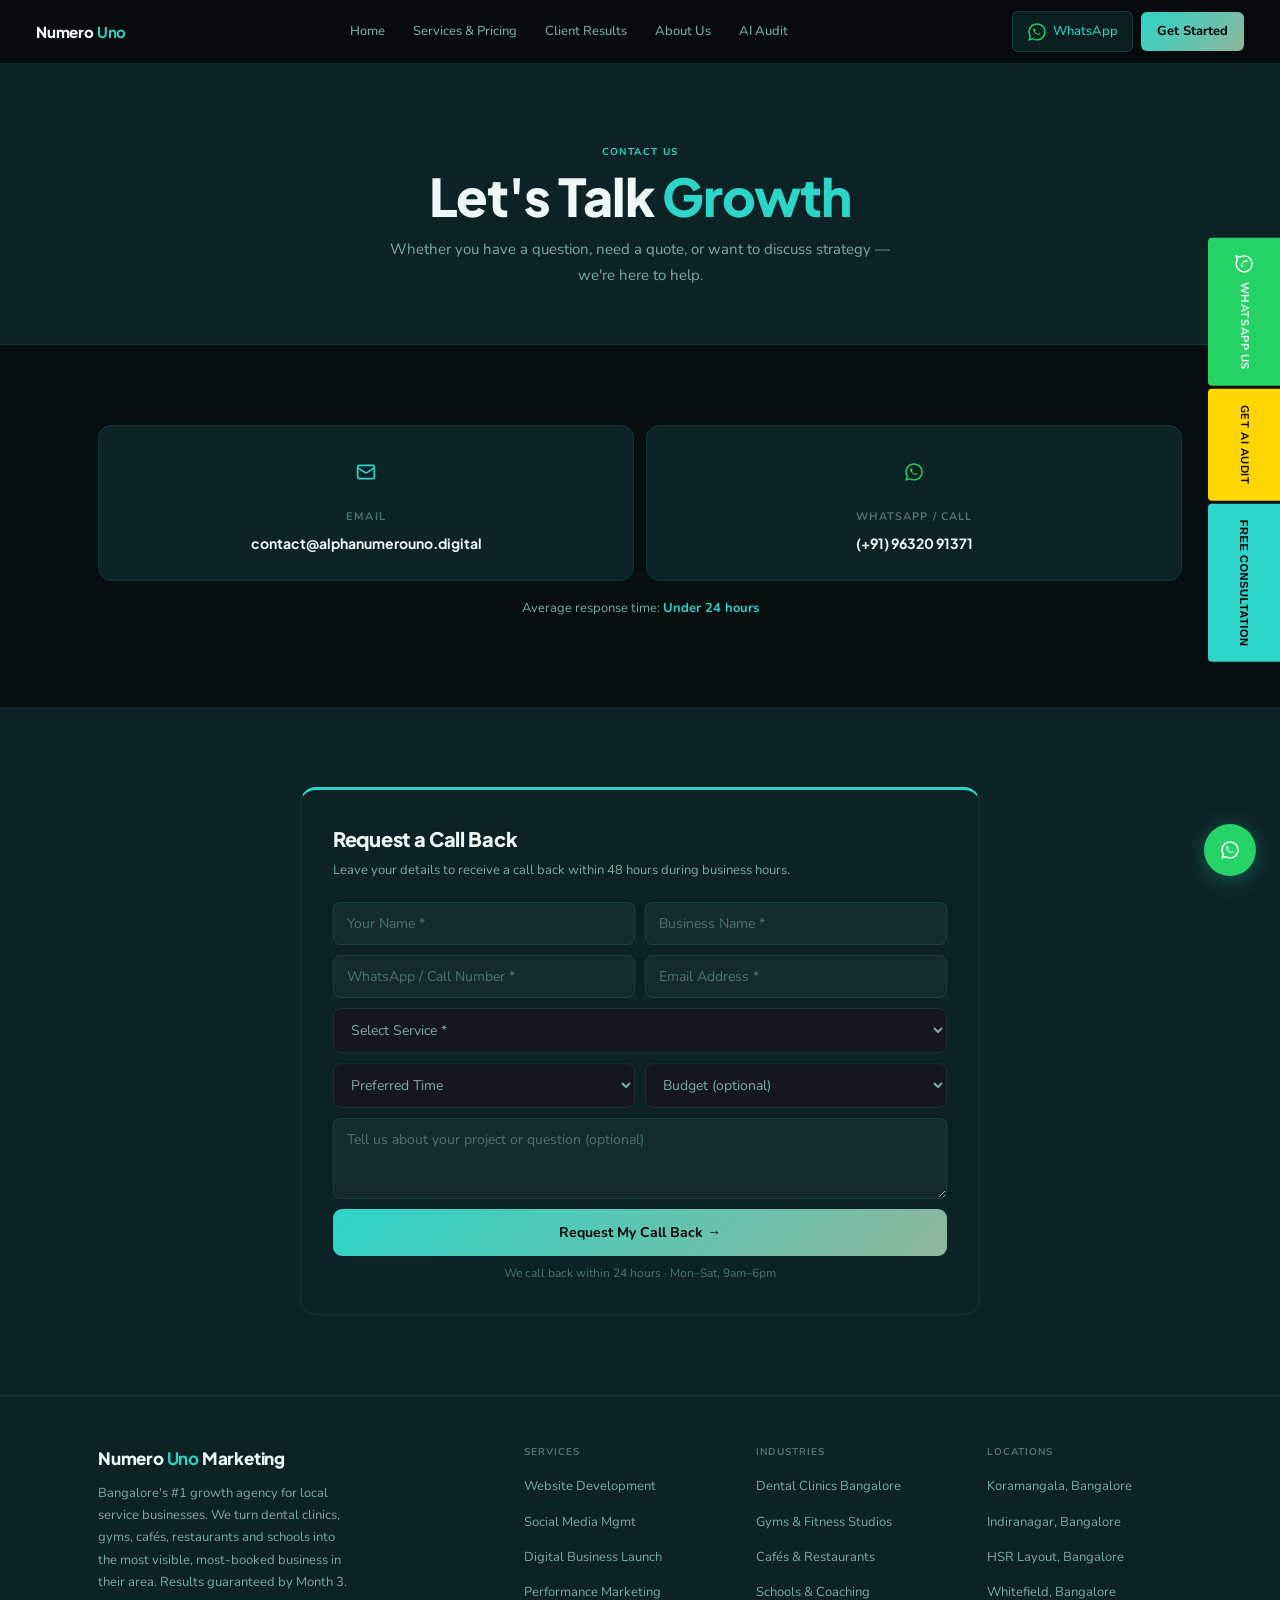
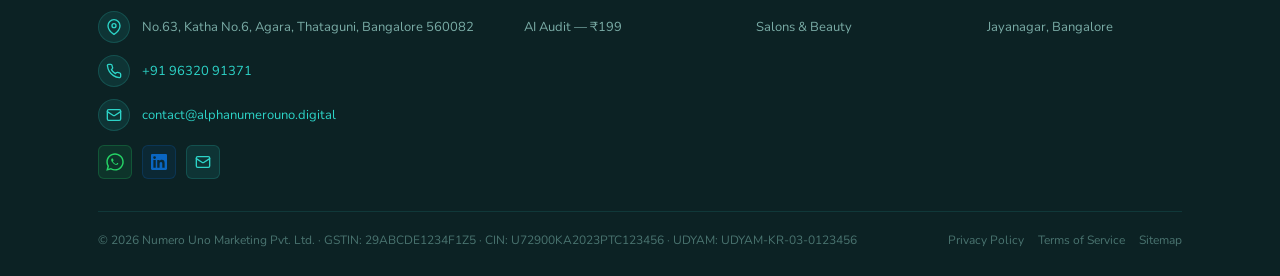
<file: contact.html>
<!DOCTYPE html>
<html lang="en">
<head>
<meta charset="UTF-8">
<link rel="canonical" href="https://alphanumerouno.in/contact">
<meta name="description" content="Contact Numero Uno Marketing Bangalore. WhatsApp reply in 30 min. Free 20-min strategy call with our founder. No sales scripts. No junior account managers.">
<meta property="og:type" content="website">
<meta property="og:image" content="https://alphanumerouno.in/assets/og-cover.jpg">
<meta property="og:image:width" content="1200">
<meta property="og:image:height" content="630">
<meta property="og:site_name" content="Numero Uno Marketing">
<meta name="twitter:card" content="summary_large_image">
<meta name="twitter:image" content="https://alphanumerouno.in/assets/og-cover.jpg">
<meta name="twitter:site" content="@numerounoIN">
<meta property="og:title" content="Contact Numero Uno Marketing | Free Strategy Call Bangalore">
<meta property="og:description" content="Talk directly to our founder. WhatsApp reply in 30 min. Free 20-min working session for dental clinics, gyms, cafés and schools in Bangalore.">
<meta property="og:url" content="https://alphanumerouno.in/contact">
<meta name="twitter:title" content="Contact Numero Uno Marketing | Free Strategy Call Bangalore">
<meta name="twitter:description" content="Talk directly to our founder. WhatsApp reply in 30 min. Free 20-min working session for dental clinics, gyms, cafés and schools in Bangalore.">
<meta name="viewport" content="width=device-width,initial-scale=1.0">
<title>Contact Numero Uno Marketing | Get a Free Strategy Call | Bangalore</title>






<meta name="theme-color" content="#060E10">
<link href="https://fonts.googleapis.com/css2?family=Plus+Jakarta+Sans:ital,wght@0,400;0,500;0,600;0,700;0,800;1,400&family=Nunito:ital,wght@0,400;0,500;0,600;0,700;0,800;1,400&display=swap" rel="stylesheet">
<style>
  :root{--blk:#060E10;--wht:#EEF8F6;--lime:#2DD4C8;--lime2:#8EB69B;--yellow:#FFD600;--g1:#0C2224;--g2:#132E30;--mt:#4A7470;--bd:rgba(45,212,200,.12);--tx:#D4EDEA;--tx2:#7AACA6;--fh:'Plus Jakarta Sans',sans-serif;--fb:'Nunito',sans-serif}
  *{box-sizing:border-box;margin:0;padding:0}html{scroll-behavior:smooth}
  body{font-family:var(--fb);background:var(--blk);color:var(--tx);overflow-x:hidden;-webkit-font-smoothing:antialiased;line-height:1.7}
  nav{position:sticky;top:0;z-index:200;height:64px;display:flex;align-items:center;justify-content:space-between;padding:0 36px;background:rgba(8,10,14,.92);backdrop-filter:blur(20px);border-bottom:1px solid var(--bd)}
  .logo{font-family:var(--fh);font-size:15px;font-weight:800;color:var(--wht);text-decoration:none;letter-spacing:-.012em}.logo b{color:var(--lime)}
  .nm{display:flex;gap:28px}.nm a{font-size:13px;color:var(--tx2);text-decoration:none;font-weight:500;transition:color .15s}.nm a:hover,.nm a.on{color:var(--lime)}
  .nr{display:flex;gap:8px;align-items:center}
  .nwa{display:flex;align-items:center;gap:6px;background:rgba(45,212,200,.10);border:1px solid rgba(45,212,200,.18);color:#2DD4C8;padding:8px 14px;border-radius:6px;font-size:13px;font-weight:500;text-decoration:none}
  .nau{background:linear-gradient(135deg,#2DD4C8,#8EB69B);color:#000;padding:8px 16px;border-radius:6px;font-size:13px;font-weight:700;text-decoration:none}
  .ham{display:none;flex-direction:column;gap:4px;cursor:pointer;padding:6px;background:none;border:none}
  .ham span{width:18px;height:1.5px;background:var(--tx);display:block;border-radius:2px}
  .mm{display:none;position:fixed;top:64px;left:0;right:0;background:var(--g1);border-bottom:1px solid var(--bd);z-index:199;padding:20px;flex-direction:column;gap:14px}.mm.on{display:flex}.mm a{color:var(--tx2);text-decoration:none;font-size:15px}
  .c{max-width:1140px;margin:0 auto;padding:0 28px;position:relative;z-index:1}
  section{padding:80px 0;position:relative}.alt{background:var(--g1)}
  .rv{opacity:0;transform:translateY(20px);transition:opacity .6s ease,transform .6s ease}.rv.in{opacity:1;transform:translateY(0)}
  .d1{transition-delay:.08s!important}.d2{transition-delay:.17s!important}.d3{transition-delay:.26s!important}
  .sp{font-size:10px;font-weight:700;text-transform:uppercase;letter-spacing:.14em;color:var(--lime);margin-bottom:8px;display:block}

  /* --- Fixed Floating Elements & Sticky Mobile Bar --- */
  .wa-float{position:fixed;bottom:24px;right:24px;z-index:195;width:52px;height:52px;border-radius:50%;background:#25D366;display:flex;align-items:center;justify-content:center;font-size:22px;text-decoration:none;box-shadow:0 4px 24px rgba(45,212,200,.30);transition:transform .25s}
  .wa-float:hover{transform:scale(1.1)}
  
  .side-tabs{position:fixed;right:0;top:50%;transform:translateY(-50%);z-index:190;display:flex;flex-direction:column;gap:3px}
  .side-tab{writing-mode:vertical-rl;text-orientation:mixed;padding:16px 8px;font-size:11px;font-weight:700;text-transform:uppercase;letter-spacing:.05em;border:none;cursor:pointer;transition:all .2s;display:flex;align-items:center;gap:8px;color:#fff;text-decoration:none;border-radius:4px 0 0 4px}
  .side-tab-wa{background:#25D366}.side-tab-wa svg{transform:rotate(90deg)}
  .side-tab-audit{background:var(--yellow);color:#000}
  .side-tab-consult{background:var(--lime);color:#000}
  .side-tab:hover{padding-right:14px}

  .sticky-mobile-bar{position:fixed;bottom:0;left:0;right:0;background:rgba(8,10,14,.96);backdrop-filter:blur(15px);border-top:1px solid var(--bd);display:none;align-items:center;justify-content:space-between;padding:10px 16px;z-index:200}
  .smb-text{font-size:11.5px;color:var(--tx2);line-height:1.3}.smb-text strong{display:block;color:var(--wht);font-size:13px}
  .smb-btns{display:flex;gap:8px}.smb-wa{background:#25D366;width:38px;height:38px;border-radius:6px;display:flex;align-items:center;justify-content:center;text-decoration:none}
  .smb-audit{background:var(--yellow);color:#000;padding:0 12px;border-radius:6px;font-size:12px;font-weight:700;display:flex;align-items:center;text-decoration:none}

  /* --- Lead Popup --- */
  .popup-overlay{position:fixed;inset:0;background:rgba(0,0,0,.78);z-index:300;display:none;align-items:center;justify-content:center;padding:16px}
  .popup-overlay.open{display:flex}
  .popup-box{background:var(--g1);border:1px solid var(--bd);border-radius:16px;width:100%;max-width:440px;position:relative;padding:32px;overflow:hidden}
  .popup-close{position:absolute;top:16px;right:16px;width:32px;height:32px;background:var(--g2);border:1px solid var(--bd);border-radius:50%;color:var(--tx2);display:flex;align-items:center;justify-content:center;font-size:20px;cursor:pointer;border:none}
  .popup-head{text-align:center;margin-bottom:24px}
  .popup-head h3{font-family:var(--fh);font-size:24px;font-weight:800;color:var(--wht);margin-bottom:8px}
  .popup-head p{font-size:14px;color:var(--tx2);line-height:1.6}
  .popup-form{display:flex;flex-direction:column;gap:12px}
  .form-input{background:rgba(255,255,255,.03);border:1px solid var(--bd);border-radius:8px;padding:14px;color:var(--wht);font-size:14px;outline:none;transition:border-color .25s;width:100%}
  .form-input:focus{border-color:var(--lime)}
  .popup-submit{background:var(--lime);color:#000;font-weight:700;padding:16px;border-radius:8px;border:none;cursor:pointer;margin-top:8px}

  /* --- HERO --- */
  .contact-hero{padding:80px 0 56px;background:var(--g1);border-bottom:1px solid var(--bd);text-align:center}
  .contact-hero h2{font-family:var(--fh);font-size:clamp(28px,4.5vw,52px);font-weight:800;letter-spacing:-.02em;line-height:1.05;color:var(--wht);margin-bottom:12px}
  .contact-hero h2 em{font-style:normal;color:var(--lime)}
  .contact-hero p{font-size:15px;color:var(--tx2);max-width:520px;margin:0 auto;line-height:1.75}

  /* --- Standardized Footer --- */
  footer{border-top:1px solid var(--bd);padding:48px 0 26px;background:var(--g1)}
  .footer-grid{display:grid;grid-template-columns:2fr 1fr 1fr 1fr;gap:36px;margin-bottom:32px}
  .footer-logo{font-family:var(--fh);font-size:17px;font-weight:800;color:var(--wht);text-decoration:none;letter-spacing:-.012em;display:block;margin-bottom:9px}
  .footer-logo b{color:var(--lime)}
  .footer-desc{font-size:13px;color:var(--tx2);line-height:1.7;max-width:255px;margin-bottom:18px}
  .footer-contact{display:flex;flex-direction:column;gap:12px}
  .footer-contact-item{display:flex;align-items:center;gap:12px;font-size:13px;color:var(--tx2);line-height:1.4}
  .fci-icon{width:32px;height:32px;border-radius:50%;background:rgba(45,212,200,.10);border:1px solid rgba(45,212,200,.18);display:flex;align-items:center;justify-content:center;flex-shrink:0}
  .fci-icon svg{width:16px;height:16px;stroke:var(--lime)}
  .footer-contact-item a{color:var(--lime);text-decoration:none}
  .footer-col h5{font-size:10px;font-weight:700;text-transform:uppercase;letter-spacing:.1em;color:var(--mt);margin-bottom:11px}
  .footer-col ul{list-style:none;display:flex;flex-direction:column;gap:8px}
  .footer-col a{font-size:13px;color:var(--tx2);text-decoration:none}
  .footer-col a:hover{color:var(--lime)}
  .footer-bottom{border-top:1px solid var(--bd);padding-top:18px;display:flex;justify-content:space-between;align-items:center;flex-wrap:wrap;gap:10px;margin-top:32px}
  .footer-bottom p{font-size:12px;color:var(--mt)}
  .footer-legal{display:flex;gap:14px}
  .footer-legal a{font-size:12px;color:var(--mt);text-decoration:none}

  /* --- PAGE SPECIFIC --- */
  .channels{display:grid;grid-template-columns:repeat(2,1fr);gap:12px;margin-bottom:16px}
  .ch-card{background:var(--g1);border:1px solid var(--bd);border-radius:14px;padding:24px;text-align:center;transition:all .2s}
  .ch-card:hover{border-color:rgba(45,212,200,.25);transform:translateY(-4px)}
  .ch-icon{font-size:28px;margin-bottom:10px;display:block}
  .ch-label{font-size:11px;font-weight:700;text-transform:uppercase;letter-spacing:.1em;color:var(--mt);margin-bottom:6px}
  .ch-value{font-family:var(--fh);font-size:14px;font-weight:700;color:var(--wht);word-break:break-all}
  .ch-value a{color:var(--lime);text-decoration:none}
  .response-note{text-align:center;font-size:13px;color:var(--tx2);margin-bottom:8px}
  .response-note strong{color:var(--lime)}
  .form-card{background:var(--g1);border:1px solid var(--bd);border-radius:16px;padding:32px;border-top:3px solid var(--lime);max-width:680px;margin:0 auto}
  .form-card h3{font-family:var(--fh);font-size:20px;font-weight:800;letter-spacing:-.015em;color:var(--wht);margin-bottom:4px}
  .form-sub{font-size:13px;color:var(--tx2);margin-bottom:22px;line-height:1.55}
  .fg{display:flex;flex-direction:column;gap:10px}
  .fl2{display:grid;grid-template-columns:1fr 1fr;gap:10px}
  .fi{background:rgba(255,255,255,.04);border:1px solid var(--bd);border-radius:8px;padding:11px 13px;font-size:14px;color:var(--wht);font-family:var(--fb);outline:none;transition:border-color .2s;width:100%}
  .fi:focus{border-color:rgba(45,212,200,.4);background:rgba(45,212,200,.03)}
  .fi::placeholder{color:var(--mt)}
  .fs{background:#161620;border:1px solid var(--bd);border-radius:8px;padding:11px 13px;font-size:14px;color:var(--tx2);font-family:var(--fb);outline:none;width:100%;cursor:pointer}
  textarea.fi{resize:vertical;min-height:80px}
  .btn-submit{background:linear-gradient(135deg,#2DD4C8,#8EB69B);color:#000;border:none;border-radius:9px;padding:14px 28px;font-size:14px;font-weight:700;cursor:pointer;font-family:var(--fb);transition:all .2s;display:inline-flex;align-items:center;gap:7px;width:100%;justify-content:center}
  .btn-submit:hover{background:var(--lime2);transform:translateY(-2px)}
  .form-note{font-size:12px;color:var(--mt);text-align:center;margin-top:8px;line-height:1.5}

  @media(max-width:900px){nav .nm,.nr{display:none}.ham{display:flex}}
  @media(max-width:768px){
    section{padding:52px 0}
    .c{padding:0 16px}
    .channels{grid-template-columns:1fr}
    .fl2{grid-template-columns:1fr}
    .form-card{padding:22px}
    .sticky-mobile-bar{display:flex}
    .wa-float{display:none}
    .footer-grid{grid-template-columns:1fr}
  }
  @media(max-width:480px){nav{padding:0 16px}}
  html{-webkit-tap-highlight-color:rgba(45,212,200,.15)}
  body{-webkit-text-size-adjust:100%;text-size-adjust:100%}
</style>

  
  
  
  
  
  
  
  
  

  <!-- SEO & Social Tags -->
<script type="application/ld+json">{"@context":"https://schema.org","@type":"ContactPage","name":"Contact Numero Uno Marketing","url":"https://alphanumerouno.in/contact","mainEntity":{"@type":"Organization","name":"Numero Uno Marketing","telephone":"+919632091371","email":"contact@alphanumerouno.digital"}}</script>
                </head>
<body>
<nav>
  <a href="index.html" class="logo">Numero <b>Uno</b></a>
  <div class="nm"><a href="index.html">Home</a><a href="services.html">Services & Pricing</a><a href="clients.html">Client Results</a><a href="about.html">About Us</a><a href="ai-audit.html">AI Audit</a></div>
  <div class="nr"><a href="https://wa.me/919632091371" class="nwa" target="_blank"><svg width="20" height="20" viewBox="0 0 448 512" fill="#25D366"><path d="M380.9 97.1C339 55.1 283.2 32 223.9 32c-122.4 0-222 99.6-222 222 0 39.1 10.2 77.3 29.6 111L0 480l117.7-30.9c32.4 17.7 68.9 27 106.1 27h.1c122.3 0 224.1-99.6 224.1-222 0-59.3-25.2-115-67.1-157zm-157 341.6c-33.2 0-65.7-8.9-94-25.7l-6.7-4-69.8 18.3L72 359.2l-4.4-7c-18.5-29.4-28.2-63.3-28.2-98.2 0-101.7 82.8-184.5 184.6-184.5 49.3 0 95.6 19.2 130.4 54.1 34.8 34.9 56.2 81.2 56.1 130.5 0 101.8-84.9 184.6-186.6 184.6zm101.2-138.2c-5.5-2.8-32.8-16.2-37.9-18-5.1-1.9-8.8-2.8-12.5 2.8-3.7 5.6-14.3 18-17.6 21.8-3.2 3.7-6.5 4.2-12 1.4-5.5-2.8-23.2-8.5-44.2-27.1-16.4-14.6-27.4-32.7-30.6-38.1-3.2-5.4-.3-8.3 2.4-11.1 2.4-2.5 5.5-6.5 8.3-9.7 2.8-3.3 3.7-5.5 5.5-9.3.1-3.7-.8-6.9-1.9-9.7-1.1-2.8-9.8-23.6-13.4-32.4-3.5-8.6-7.1-7.4-9.8-7.5-2.5-.1-5.4-.1-8.3-.1s-7.5 1.1-11.5 5.5c-4 4.4-15.4 15.1-15.4 36.8s15.8 42.8 18 45.7c2.2 2.8 31.1 47.4 75.3 66.5 10.5 4.5 18.8 7.3 25.2 9.3 10.6 3.4 20.2 2.9 27.8 1.7 8.5-1.3 26.2-10.7 30-21.1 3.7-10.3 3.7-19.2 2.5-21.1-1.1-1.9-4.2-2.8-9.7-5.5z"/></svg>WhatsApp</a><a href="contact.html" class="nau on">Get Started</a></div>
  <button class="ham" onclick="document.getElementById('mm').classList.toggle('on')"><span></span><span></span><span></span></button>
</nav>
<div class="mm" id="mm"><a href="index.html">Home</a><a href="services.html">Services & Pricing</a><a href="clients.html">Client Results</a><a href="about.html">About Us</a><a href="ai-audit.html">AI Audit</a><a href="contact.html">Get Started</a><a href="https://wa.me/919632091371" style="color:#2DD4C8;font-weight:600"><svg width="20" height="20" viewBox="0 0 448 512" fill="#25D366"><path d="M380.9 97.1C339 55.1 283.2 32 223.9 32c-122.4 0-222 99.6-222 222 0 39.1 10.2 77.3 29.6 111L0 480l117.7-30.9c32.4 17.7 68.9 27 106.1 27h.1c122.3 0 224.1-99.6 224.1-222 0-59.3-25.2-115-67.1-157zm-157 341.6c-33.2 0-65.7-8.9-94-25.7l-6.7-4-69.8 18.3L72 359.2l-4.4-7c-18.5-29.4-28.2-63.3-28.2-98.2 0-101.7 82.8-184.5 184.6-184.5 49.3 0 95.6 19.2 130.4 54.1 34.8 34.9 56.2 81.2 56.1 130.5 0 101.8-84.9 184.6-186.6 184.6zm101.2-138.2c-5.5-2.8-32.8-16.2-37.9-18-5.1-1.9-8.8-2.8-12.5 2.8-3.7 5.6-14.3 18-17.6 21.8-3.2 3.7-6.5 4.2-12 1.4-5.5-2.8-23.2-8.5-44.2-27.1-16.4-14.6-27.4-32.7-30.6-38.1-3.2-5.4-.3-8.3 2.4-11.1 2.4-2.5 5.5-6.5 8.3-9.7 2.8-3.3 3.7-5.5 5.5-9.3.1-3.7-.8-6.9-1.9-9.7-1.1-2.8-9.8-23.6-13.4-32.4-3.5-8.6-7.1-7.4-9.8-7.5-2.5-.1-5.4-.1-8.3-.1s-7.5 1.1-11.5 5.5c-4 4.4-15.4 15.1-15.4 36.8s15.8 42.8 18 45.7c2.2 2.8 31.1 47.4 75.3 66.5 10.5 4.5 18.8 7.3 25.2 9.3 10.6 3.4 20.2 2.9 27.8 1.7 8.5-1.3 26.2-10.7 30-21.1 3.7-10.3 3.7-19.2 2.5-21.1-1.1-1.9-4.2-2.8-9.7-5.5z"/></svg>WhatsApp Us</a></div>

<!-- HERO -->
<div class="contact-hero">
  <div class="c">
    <span class="sp rv">Contact Us</span>
    <h2 class="rv">Let's Talk <em>Growth</em></h2>
    <p class="rv d1">Whether you have a question, need a quote, or want to discuss strategy — we're here to help.</p>
  </div>
</div>

<!-- CHANNELS -->
<section>
  <div class="c">
    <div class="channels rv">
      <div class="ch-card">
        <span class="ch-icon"><svg width="20" height="20" viewBox="0 0 24 24" fill="none" stroke="#2DD4C8" stroke-width="2" stroke-linecap="round" stroke-linejoin="round"><rect width="20" height="16" x="2" y="4" rx="2"/><path d="m22 7-8.97 5.7a1.94 1.94 0 0 1-2.06 0L2 7"/></svg></span>
        <div class="ch-label">Email</div>
        <div class="ch-value"><a href="mailto:contact@alphanumerouno.digital" style="color:var(--wht)">contact@alphanumerouno.digital</a></div>
      </div>

      <div class="ch-card">
        <span class="ch-icon"><svg width="20" height="20" viewBox="0 0 448 512" fill="#25D366"><path d="M380.9 97.1C339 55.1 283.2 32 223.9 32c-122.4 0-222 99.6-222 222 0 39.1 10.2 77.3 29.6 111L0 480l117.7-30.9c32.4 17.7 68.9 27 106.1 27h.1c122.3 0 224.1-99.6 224.1-222 0-59.3-25.2-115-67.1-157zm-157 341.6c-33.2 0-65.7-8.9-94-25.7l-6.7-4-69.8 18.3L72 359.2l-4.4-7c-18.5-29.4-28.2-63.3-28.2-98.2 0-101.7 82.8-184.5 184.6-184.5 49.3 0 95.6 19.2 130.4 54.1 34.8 34.9 56.2 81.2 56.1 130.5 0 101.8-84.9 184.6-186.6 184.6zm101.2-138.2c-5.5-2.8-32.8-16.2-37.9-18-5.1-1.9-8.8-2.8-12.5 2.8-3.7 5.6-14.3 18-17.6 21.8-3.2 3.7-6.5 4.2-12 1.4-5.5-2.8-23.2-8.5-44.2-27.1-16.4-14.6-27.4-32.7-30.6-38.1-3.2-5.4-.3-8.3 2.4-11.1 2.4-2.5 5.5-6.5 8.3-9.7 2.8-3.3 3.7-5.5 5.5-9.3.1-3.7-.8-6.9-1.9-9.7-1.1-2.8-9.8-23.6-13.4-32.4-3.5-8.6-7.1-7.4-9.8-7.5-2.5-.1-5.4-.1-8.3-.1s-7.5 1.1-11.5 5.5c-4 4.4-15.4 15.1-15.4 36.8s15.8 42.8 18 45.7c2.2 2.8 31.1 47.4 75.3 66.5 10.5 4.5 18.8 7.3 25.2 9.3 10.6 3.4 20.2 2.9 27.8 1.7 8.5-1.3 26.2-10.7 30-21.1 3.7-10.3 3.7-19.2 2.5-21.1-1.1-1.9-4.2-2.8-9.7-5.5z"/></svg></span>
        <div class="ch-label">WhatsApp / Call</div>
        <div class="ch-value"><a href="tel:+919632091371" style="color:var(--wht)">(+91) 96320 91371</a></div>
      </div>
    </div>
    <div class="response-note rv d1">Average response time: <strong>Under 24 hours</strong></div>
  </div>
</section>

<!-- CALLBACK FORM -->
<section class="alt">
  <div class="c">
    <div class="form-card rv">
      <h3>Request a Call Back</h3>
      <div class="form-sub">Leave your details to receive a call back within 48 hours during business hours.</div>
      <form class="fg" data-netlify="true" name="contact-callback" id="contact-callback" method="POST">
        <input type='hidden' name='form-name' value='contact-callback'>
        <div class="fl2">
          <input class="fi" type="text" name="name" placeholder="Your Name *" required>
          <input class="fi" type="text" name="business" placeholder="Business Name *" required>
        </div>
        <div class="fl2">
          <input class="fi" type="tel" name="phone" placeholder="WhatsApp / Call Number *" required>
          <input class="fi" type="email" name="email" placeholder="Email Address *" required>
        </div>
        <select class="fs" name="service" required>
          <option value="">Select Service *</option>
          <option>Website Development (one-time)</option>
          <option>Website + Social Media (monthly)</option>
          <option>Digital Business Launch (3 months)</option>
          <option>Performance Marketing</option>
          <option>Not sure</option>
          <option>General Enquiry</option>
        </select>
        <div class="fl2">
          <select class="fs" name="time">
            <option value="">Preferred Time</option>
            <option>Morning 9am–12pm</option>
            <option>Afternoon 12pm–3pm</option>
            <option>Evening 3pm–6pm</option>
            <option>Anytime</option>
          </select>
          <select class="fs" name="budget">
            <option value="">Budget (optional)</option>
            <option>Under ₹10,000</option>
            <option>₹10,000–₹50,000</option>
            <option>₹50,000–₹2,00,000</option>
            <option>₹2,00,000+</option>
            <option>Not decided</option>
          </select>
        </div>
        <textarea class="fi" name="message" placeholder="Tell us about your project or question (optional)" rows="3"></textarea>
        <button type="submit" class="btn-submit">Request My Call Back →</button>
        <div class='form-success' style='display:none; padding: 16px 20px; background: #d5f5e3; color: #1e8449; border-radius: 8px; margin-top: 16px; font-size: 15px;'>
          ✅ Received! We'll call you back within 2 hours (Mon–Sat, 9AM–7PM).
        </div>
      </form>
      <script>
        document.getElementById('contact-callback').addEventListener('submit', function(e) {
          e.preventDefault();
          const form = e.target;
          fetch('/', {
            method: 'POST',
            headers: { 'Content-Type': 'application/x-www-form-urlencoded' },
            body: new URLSearchParams(new FormData(form)).toString()
          })
          .then(() => {
            Array.from(form.children).forEach(child => {
              if (child.className !== 'form-success') child.style.display = 'none';
            });
            form.querySelector('.form-success').style.display = 'block';
          })
          .catch((error) => alert('Something went wrong. Please WhatsApp us directly at +91 96320 91371'));
        });
      </script>
      <div class="form-note">We call back within 24 hours · Mon–Sat, 9am–6pm</div>
    </div>
  </div>
</section>

<!-- ===== FOOTER ===== -->
<footer>
  <div class="c" style="max-width:1140px">
    <div class="footer-grid">
      <div>
        <a href="index.html" class="footer-logo">Numero <b>Uno</b> Marketing</a>
        <p class="footer-desc">Bangalore's #1 growth agency for local service businesses. We turn dental clinics, gyms, cafés, restaurants and schools into the most visible, most-booked business in their area. Results guaranteed by Month 3.</p>
        <div class="footer-contact">
          <div class="footer-contact-item">
            <div class="fci-icon"><svg width="24" height="24" viewBox="0 0 24 24" fill="none" stroke="currentColor" stroke-width="2" stroke-linecap="round" stroke-linejoin="round"><path d="M21 10c0 7-9 13-9 13s-9-6-9-13a9 9 0 0 1 18 0z"/><circle cx="12" cy="10" r="3"/></svg></div>
            <span>No.63, Katha No.6, Agara, Thataguni, Bangalore 560082</span>
          </div>
          <div class="footer-contact-item">
            <div class="fci-icon"><svg width="24" height="24" viewBox="0 0 24 24" fill="none" stroke="currentColor" stroke-width="2" stroke-linecap="round" stroke-linejoin="round"><path d="M22 16.92v3a2 2 0 0 1-2.18 2 19.79 19.79 0 0 1-8.63-3.07 19.5 19.5 0 0 1-6-6 19.79 19.79 0 0 1-3.07-8.67A2 2 0 0 1 4.11 2h3a2 2 0 0 1 2 1.72c.127.96.361 1.903.7 2.81a2 2 0 0 1-.45 2.11L8.09 9.91a16 16 0 0 0 6 6l1.27-1.27a2 2 0 0 1 2.11-.45c.907.339 1.85.573 2.81.7A2 2 0 0 1 22 16.92z"/></svg></div>
            <a href="tel:+919632091371">+91 96320 91371</a>
          </div>
          <div class="footer-contact-item">
            <div class="fci-icon"><svg width="24" height="24" viewBox="0 0 24 24" fill="none" stroke="currentColor" stroke-width="2" stroke-linecap="round" stroke-linejoin="round"><rect x="2" y="4" width="20" height="16" rx="2"/><path d="m22 7-8.97 5.7a1.94 1.94 0 0 1-2.06 0L2 7"/></svg></div>
            <a href="mailto:contact@alphanumerouno.digital">contact@alphanumerouno.digital</a>
          </div>
        </div>
        <div style="display:flex;gap:10px;margin-top:14px">
          <a href="https://wa.me/919632091371" target="_blank" rel="noopener" style="display:flex;align-items:center;justify-content:center;width:34px;height:34px;border-radius:6px;background:rgba(37,211,102,.10);border:1px solid rgba(37,211,102,.22);text-decoration:none" aria-label="WhatsApp"><svg width="20" height="20" viewBox="0 0 448 512" fill="#25D366"><path d="M380.9 97.1C339 55.1 283.2 32 223.9 32c-122.4 0-222 99.6-222 222 0 39.1 10.2 77.3 29.6 111L0 480l117.7-30.9c32.4 17.7 68.9 27 106.1 27h.1c122.3 0 224.1-99.6 224.1-222 0-59.3-25.2-115-67.1-157zm-157 341.6c-33.2 0-65.7-8.9-94-25.7l-6.7-4-69.8 18.3L72 359.2l-4.4-7c-18.5-29.4-28.2-63.3-28.2-98.2 0-101.7 82.8-184.5 184.6-184.5 49.3 0 95.6 19.2 130.4 54.1 34.8 34.9 56.2 81.2 56.1 130.5 0 101.8-84.9 184.6-186.6 184.6zm101.2-138.2c-5.5-2.8-32.8-16.2-37.9-18-5.1-1.9-8.8-2.8-12.5 2.8-3.7 5.6-14.3 18-17.6 21.8-3.2 3.7-6.5 4.2-12 1.4-5.5-2.8-23.2-8.5-44.2-27.1-16.4-14.6-27.4-32.7-30.6-38.1-3.2-5.4-.3-8.3 2.4-11.1 2.4-2.5 5.5-6.5 8.3-9.7 2.8-3.3 3.7-5.5 5.5-9.3.1-3.7-.8-6.9-1.9-9.7-1.1-2.8-9.8-23.6-13.4-32.4-3.5-8.6-7.1-7.4-9.8-7.5-2.5-.1-5.4-.1-8.3-.1s-7.5 1.1-11.5 5.5c-4 4.4-15.4 15.1-15.4 36.8s15.8 42.8 18 45.7c2.2 2.8 31.1 47.4 75.3 66.5 10.5 4.5 18.8 7.3 25.2 9.3 10.6 3.4 20.2 2.9 27.8 1.7 8.5-1.3 26.2-10.7 30-21.1 3.7-10.3 3.7-19.2 2.5-21.1-1.1-1.9-4.2-2.8-9.7-5.5z"/></svg></a>
          <a href="https://www.linkedin.com/company/numero-uno-marketing-private-limited/" target="_blank" rel="noopener" style="display:flex;align-items:center;justify-content:center;width:34px;height:34px;border-radius:6px;background:rgba(10,102,194,.10);border:1px solid rgba(10,102,194,.22);text-decoration:none" aria-label="LinkedIn"><svg width="16" height="16" viewBox="0 0 24 24" fill="#0A66C2"><path d="M20.447 20.452h-3.554v-5.569c0-1.328-.027-3.037-1.852-3.037-1.853 0-2.136 1.445-2.136 2.939v5.667H9.351V9h3.414v1.561h.046c.477-.9 1.637-1.85 3.37-1.85 3.601 0 4.267 2.37 4.267 5.455v6.286zM5.337 7.433a2.062 2.062 0 0 1-2.063-2.065 2.064 2.064 0 1 1 2.063 2.065zm1.782 13.019H3.555V9h3.564v11.452zM22.225 0H1.771C.792 0 0 .774 0 1.729v20.542C0 23.227.792 24 1.771 24h20.451C23.2 24 24 23.227 24 22.271V1.729C24 .774 23.2 0 22.222 0h.003z"/></svg></a>
          <a href="mailto:contact@alphanumerouno.digital" style="display:flex;align-items:center;justify-content:center;width:34px;height:34px;border-radius:6px;background:rgba(45,212,200,.10);border:1px solid rgba(45,212,200,.18);text-decoration:none" aria-label="Email"><svg width="16" height="16" viewBox="0 0 24 24" fill="none" stroke="#2DD4C8" stroke-width="2" stroke-linecap="round" stroke-linejoin="round"><rect x="2" y="4" width="20" height="16" rx="2"/><path d="m22 7-8.97 5.7a1.94 1.94 0 0 1-2.06 0L2 7"/></svg></a>
        </div>
      </div>
      <div class="footer-col">
        <h5>Services</h5>
        <ul>
          <li><a href="services.html#website">Website Development</a></li>
          <li><a href="services.html#social">Social Media Mgmt</a></li>
          <li><a href="services.html#launch">Digital Business Launch</a></li>
          <li><a href="services.html#ads">Performance Marketing</a></li>
          <li><a href="ai-audit.html">AI Audit — ₹199</a></li>
        </ul>
      </div>
      <div class="footer-col">
        <h5>Industries</h5>
        <ul>
          <li><a href="clients.html#dental">Dental Clinics Bangalore</a></li>
          <li><a href="clients.html#fitness">Gyms & Fitness Studios</a></li>
          <li><a href="clients.html#restaurant">Cafés & Restaurants</a></li>
          <li><a href="clients.html#education">Schools & Coaching</a></li>
          <li><a href="clients.html">Salons & Beauty</a></li>
        </ul>
      </div>
      <div class="footer-col">
        <h5>Locations</h5>
        <ul>
          <li><a href="https://www.google.com/maps/search/digital+marketing+agency+koramangala+bangalore" target="_blank" rel="noopener">Koramangala, Bangalore</a></li>
          <li><a href="https://www.google.com/maps/search/digital+marketing+agency+indiranagar+bangalore" target="_blank" rel="noopener">Indiranagar, Bangalore</a></li>
          <li><a href="https://www.google.com/maps/search/digital+marketing+agency+hsr+layout+bangalore" target="_blank" rel="noopener">HSR Layout, Bangalore</a></li>
          <li><a href="https://www.google.com/maps/search/digital+marketing+agency+whitefield+bangalore" target="_blank" rel="noopener">Whitefield, Bangalore</a></li>
          <li><a href="https://www.google.com/maps/search/digital+marketing+agency+jayanagar+bangalore" target="_blank" rel="noopener">Jayanagar, Bangalore</a></li>
        </ul>
      </div>
    </div>
    <div class="footer-bottom">
      <p>© 2026 Numero Uno Marketing Pvt. Ltd. · GSTIN: 29ABCDE1234F1Z5 · CIN: U72900KA2023PTC123456 · UDYAM: UDYAM-KR-03-0123456</p>
      <div class="footer-legal">
        <a href="privacy.html">Privacy Policy</a>
        <a href="terms.html">Terms of Service</a>
        <a href="/sitemap.xml">Sitemap</a>
      </div>
    </div>
  </div>
</footer>

<script>
const ro=new IntersectionObserver(e=>e.forEach(x=>{if(x.isIntersecting)x.target.classList.add('in')}),{threshold:.07,rootMargin:'0px 0px -28px 0px'});
document.querySelectorAll('.rv').forEach(el=>ro.observe(el));

// Popup Form Submission (Standardized)
function handlePopupSubmit(){
  const name = document.getElementById('popup-name').value;
  const phone = document.getElementById('popup-phone').value;
  if(!name || !phone) return alert('Please fill in required fields');
  
  const msg = `Hi Numero Uno! I want a free consultation.\n\nName: ${name}\nPhone: ${phone}\nFrom: Contact Page Popup`;
  window.open(`https://wa.me/919632091371?text=${encodeURIComponent(msg)}`, '_blank');
  document.getElementById('popup-overlay').classList.remove('open');
}
</script>

<!-- ===== FIXED SIDE LEAD TABS (desktop) ===== -->
<div class="side-tabs">
  <a href="https://wa.me/919632091371?text=Hi+Numero+Uno%2C+I+want+to+grow+my+business+online" class="side-tab side-tab-wa" target="_blank"><svg width="20" height="20" viewBox="0 0 448 512" fill="#FFFFFF"><path d="M380.9 97.1C339 55.1 283.2 32 223.9 32c-122.4 0-222 99.6-222 222 0 39.1 10.2 77.3 29.6 111L0 480l117.7-30.9c32.4 17.7 68.9 27 106.1 27h.1c122.3 0 224.1-99.6 224.1-222 0-59.3-25.2-115-67.1-157zm-157 341.6c-33.2 0-65.7-8.9-94-25.7l-6.7-4-69.8 18.3L72 359.2l-4.4-7c-18.5-29.4-28.2-63.3-28.2-98.2 0-101.7 82.8-184.5 184.6-184.5 49.3 0 95.6 19.2 130.4 54.1 34.8 34.9 56.2 81.2 56.1 130.5 0 101.8-84.9 184.6-186.6 184.6zm101.2-138.2c-5.5-2.8-32.8-16.2-37.9-18-5.1-1.9-8.8-2.8-12.5 2.8-3.7 5.6-14.3 18-17.6 21.8-3.2 3.7-6.5 4.2-12 1.4-5.5-2.8-23.2-8.5-44.2-27.1-16.4-14.6-27.4-32.7-30.6-38.1-3.2-5.4-.3-8.3 2.4-11.1 2.4-2.5 5.5-6.5 8.3-9.7 2.8-3.3 3.7-5.5 5.5-9.3.1-3.7-.8-6.9-1.9-9.7-1.1-2.8-9.8-23.6-13.4-32.4-3.5-8.6-7.1-7.4-9.8-7.5-2.5-.1-5.4-.1-8.3-.1s-7.5 1.1-11.5 5.5c-4 4.4-15.4 15.1-15.4 36.8s15.8 42.8 18 45.7c2.2 2.8 31.1 47.4 75.3 66.5 10.5 4.5 18.8 7.3 25.2 9.3 10.6 3.4 20.2 2.9 27.8 1.7 8.5-1.3 26.2-10.7 30-21.1 3.7-10.3 3.7-19.2 2.5-21.1-1.1-1.9-4.2-2.8-9.7-5.5z"/></svg>WhatsApp Us</a>
  <a href="ai-audit.html" class="side-tab side-tab-audit">Get AI Audit</a>
  <button class="side-tab side-tab-consult" onclick="document.getElementById('popup-overlay').classList.add('open')">Free Consultation</button>
</div>

<!-- ===== WA FLOAT (desktop) ===== -->
<a href="https://wa.me/919632091371?text=Hi+Numero+Uno%2C+I+want+to+grow+my+business+online" class="wa-float" target="_blank" rel="noopener"><svg width="20" height="20" viewBox="0 0 448 512" fill="#FFFFFF"><path d="M380.9 97.1C339 55.1 283.2 32 223.9 32c-122.4 0-222 99.6-222 222 0 39.1 10.2 77.3 29.6 111L0 480l117.7-30.9c32.4 17.7 68.9 27 106.1 27h.1c122.3 0 224.1-99.6 224.1-222 0-59.3-25.2-115-67.1-157zm-157 341.6c-33.2 0-65.7-8.9-94-25.7l-6.7-4-69.8 18.3L72 359.2l-4.4-7c-18.5-29.4-28.2-63.3-28.2-98.2 0-101.7 82.8-184.5 184.6-184.5 49.3 0 95.6 19.2 130.4 54.1 34.8 34.9 56.2 81.2 56.1 130.5 0 101.8-84.9 184.6-186.6 184.6zm101.2-138.2c-5.5-2.8-32.8-16.2-37.9-18-5.1-1.9-8.8-2.8-12.5 2.8-3.7 5.6-14.3 18-17.6 21.8-3.2 3.7-6.5 4.2-12 1.4-5.5-2.8-23.2-8.5-44.2-27.1-16.4-14.6-27.4-32.7-30.6-38.1-3.2-5.4-.3-8.3 2.4-11.1 2.4-2.5 5.5-6.5 8.3-9.7 2.8-3.3 3.7-5.5 5.5-9.3.1-3.7-.8-6.9-1.9-9.7-1.1-2.8-9.8-23.6-13.4-32.4-3.5-8.6-7.1-7.4-9.8-7.5-2.5-.1-5.4-.1-8.3-.1s-7.5 1.1-11.5 5.5c-4 4.4-15.4 15.1-15.4 36.8s15.8 42.8 18 45.7c2.2 2.8 31.1 47.4 75.3 66.5 10.5 4.5 18.8 7.3 25.2 9.3 10.6 3.4 20.2 2.9 27.8 1.7 8.5-1.3 26.2-10.7 30-21.1 3.7-10.3 3.7-19.2 2.5-21.1-1.1-1.9-4.2-2.8-9.7-5.5z"/></svg></a>

<!-- ===== STICKY MOBILE BAR ===== -->
<div class="sticky-mobile-bar">
  <div class="smb-text"><strong>Get more customers now</strong>Free consultation · Live in 7 days</div>
  <div class="smb-btns">
    <a href="https://wa.me/919632091371" class="smb-wa" target="_blank"><svg width="20" height="20" viewBox="0 0 448 512" fill="#FFFFFF"><path d="M380.9 97.1C339 55.1 283.2 32 223.9 32c-122.4 0-222 99.6-222 222 0 39.1 10.2 77.3 29.6 111L0 480l117.7-30.9c32.4 17.7 68.9 27 106.1 27h.1c122.3 0 224.1-99.6 224.1-222 0-59.3-25.2-115-67.1-157zm-157 341.6c-33.2 0-65.7-8.9-94-25.7l-6.7-4-69.8 18.3L72 359.2l-4.4-7c-18.5-29.4-28.2-63.3-28.2-98.2 0-101.7 82.8-184.5 184.6-184.5 49.3 0 95.6 19.2 130.4 54.1 34.8 34.9 56.2 81.2 56.1 130.5 0 101.8-84.9 184.6-186.6 184.6zm101.2-138.2c-5.5-2.8-32.8-16.2-37.9-18-5.1-1.9-8.8-2.8-12.5 2.8-3.7 5.6-14.3 18-17.6 21.8-3.2 3.7-6.5 4.2-12 1.4-5.5-2.8-23.2-8.5-44.2-27.1-16.4-14.6-27.4-32.7-30.6-38.1-3.2-5.4-.3-8.3 2.4-11.1 2.4-2.5 5.5-6.5 8.3-9.7 2.8-3.3 3.7-5.5 5.5-9.3.1-3.7-.8-6.9-1.9-9.7-1.1-2.8-9.8-23.6-13.4-32.4-3.5-8.6-7.1-7.4-9.8-7.5-2.5-.1-5.4-.1-8.3-.1s-7.5 1.1-11.5 5.5c-4 4.4-15.4 15.1-15.4 36.8s15.8 42.8 18 45.7c2.2 2.8 31.1 47.4 75.3 66.5 10.5 4.5 18.8 7.3 25.2 9.3 10.6 3.4 20.2 2.9 27.8 1.7 8.5-1.3 26.2-10.7 30-21.1 3.7-10.3 3.7-19.2 2.5-21.1-1.1-1.9-4.2-2.8-9.7-5.5z"/></svg></a>
    <a href="ai-audit.html" class="smb-audit">Audit ₹199</a>
  </div>
</div>

<!-- ===== LEAD POPUP ===== -->
<div class="popup-overlay" id="popup-overlay" onclick="if(event.target===this)this.classList.remove('open')">
  <div class="popup-box">
    <button class="popup-close" onclick="document.getElementById('popup-overlay').classList.remove('open')">×</button>
    <div class="popup-head">
      <h3>Book a free consultation</h3>
      <p>Tell us about your business. We'll call within 2 hours with honest advice on what will work — no pitch, no pressure.</p>
    </div>
    <div class="popup-form">
      <input class="form-input" type="text" id="popup-name" placeholder="Your name *">
      <input class="form-input" type="tel" id="popup-phone" placeholder="WhatsApp number *">
      <button class="popup-submit" onclick="handlePopupSubmit()">Get My Free Strategy Call →</button>
      <p style="font-size:11px;color:var(--mt);text-align:center;margin-top:12px">Takes 30 seconds · Directly to our founder</p>
    </div>
  </div>
</div>
</body>
</html>
</body>
</html>
</file>
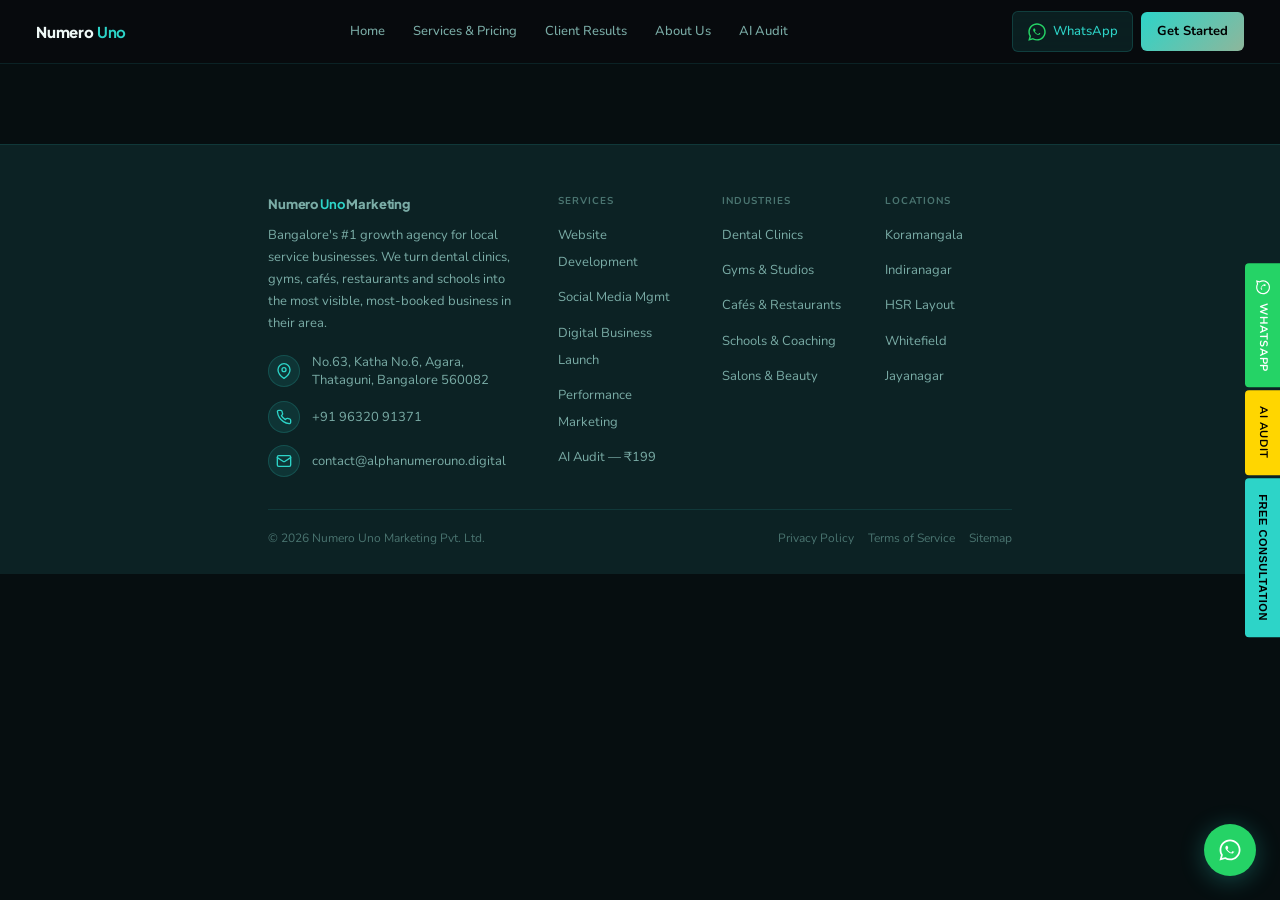
<file: privacy.html>
<!DOCTYPE html>
<html lang="en">
<head>
<meta charset="UTF-8">
<link rel="canonical" href="https://alphanumerouno.in/privacy">
<meta name="description" content="Privacy Policy for Numero Uno Marketing Pvt. Ltd. How we collect, use and protect your data under India's DPDP Act 2023.">
<meta property="og:type" content="website">
<meta property="og:image" content="https://alphanumerouno.in/assets/og-cover.jpg">
<meta property="og:image:width" content="1200">
<meta property="og:image:height" content="630">
<meta property="og:site_name" content="Numero Uno Marketing">
<meta name="twitter:card" content="summary_large_image">
<meta name="twitter:image" content="https://alphanumerouno.in/assets/og-cover.jpg">
<meta name="twitter:site" content="@numerounoIN">
<meta property="og:title" content="Privacy Policy | Numero Uno Marketing Pvt. Ltd.">
<meta property="og:description" content="How Numero Uno Marketing collects, uses and protects your data. Compliant with India's Digital Personal Data Protection Act 2023.">
<meta property="og:url" content="https://alphanumerouno.in/privacy">
<meta name="twitter:title" content="Privacy Policy | Numero Uno Marketing Pvt. Ltd.">
<meta name="twitter:description" content="How Numero Uno Marketing collects, uses and protects your data. Compliant with India's Digital Personal Data Protection Act 2023.">
<meta name="viewport" content="width=device-width,initial-scale=1.0">
<title>Privacy Policy | Numero Uno Marketing Pvt. Ltd.</title>

  
  
  
  
  
  
  
<meta name="theme-color" content="#060E10">
<link href="https://fonts.googleapis.com/css2?family=Plus+Jakarta+Sans:ital,wght@0,400;0,500;0,600;0,700;0,800;1,400&family=Nunito:ital,wght@0,400;0,500;0,600;0,700;0,800;1,400&display=swap" rel="stylesheet">
<style>
:root{--blk:#060E10;--wht:#EEF8F6;--lime:#2DD4C8;--lime2:#8EB69B;--yellow:#FFD600;--g1:#0C2224;--g2:#132E30;--mt:#4A7470;--bd:rgba(45,212,200,.12);--tx:#D4EDEA;--tx2:#7AACA6;--orange:#8EB69B;--fh:'Plus Jakarta Sans',sans-serif;--fb:'Nunito',sans-serif}
*{box-sizing:border-box;margin:0;padding:0}html{scroll-behavior:smooth}
body{font-family:var(--fb);background:var(--blk);color:var(--tx);overflow-x:hidden;-webkit-font-smoothing:antialiased;line-height:1.7}
nav{position:sticky;top:0;z-index:200;height:64px;display:flex;align-items:center;justify-content:space-between;padding:0 36px;background:rgba(8,10,14,.92);backdrop-filter:blur(20px);border-bottom:1px solid var(--bd)}
.logo{font-family:var(--fh);font-size:15px;font-weight:800;color:var(--wht);text-decoration:none;letter-spacing:-.012em}.logo b{color:var(--lime)}
.nm{display:flex;gap:28px}.nm a{font-size:13px;color:var(--tx2);text-decoration:none;font-weight:500;transition:color .15s}.nm a:hover,.nm a.on{color:var(--lime)}
.nr{display:flex;gap:8px;align-items:center}
.nwa{display:flex;align-items:center;gap:6px;background:rgba(45,212,200,.10);border:1px solid rgba(45,212,200,.18);color:#2DD4C8;padding:8px 14px;border-radius:6px;font-size:13px;font-weight:500;text-decoration:none}
.nau{background:linear-gradient(135deg,#2DD4C8,#8EB69B);color:#000;padding:8px 16px;border-radius:6px;font-size:13px;font-weight:700;text-decoration:none}
.ham{display:none;flex-direction:column;gap:4px;cursor:pointer;padding:6px;background:none;border:none}
.ham span{width:18px;height:1.5px;background:var(--tx);display:block;border-radius:2px}
.mm{display:none;position:fixed;top:64px;left:0;right:0;background:var(--g1);border-bottom:1px solid var(--bd);z-index:199;padding:20px;flex-direction:column;gap:14px}.mm.on{display:flex}.mm a{color:var(--tx2);text-decoration:none;font-size:15px}
.c{max-width:800px;margin:0 auto;padding:0 28px;position:relative;z-index:1}
.prose{background:var(--g1);border:1px solid var(--bd);border-radius:16px;padding:40px;margin:48px auto 60px}
.prose h1{font-family:var(--fh);font-size:clamp(26px,4vw,38px);font-weight:800;letter-spacing:-.02em;color:var(--wht);margin-bottom:6px}
.prose .date{font-size:13px;color:var(--mt);margin-bottom:28px;display:block}
.prose h2{font-family:var(--fh);font-size:18px;font-weight:700;color:var(--wht);margin:28px 0 10px;letter-spacing:-.01em}
.prose p,.prose li{font-size:14px;color:var(--tx2);line-height:1.8;margin-bottom:12px}
.prose ul{padding-left:20px;margin-bottom:12px}
.prose a{color:var(--lime);text-decoration:underline;text-underline-offset:2px}

/* --- Fixed Floating Elements & Sticky Mobile Bar --- */
.wa-float{position:fixed;bottom:24px;right:24px;z-index:195;width:52px;height:52px;border-radius:50%;background:#25D366;display:flex;align-items:center;justify-content:center;font-size:22px;text-decoration:none;box-shadow:0 4px 24px rgba(45,212,200,.30);transition:transform .25s}
.wa-float:hover{transform:scale(1.1)}

.side-tabs{position:fixed;right:0;top:50%;transform:translateY(-50%);z-index:190;display:flex;flex-direction:column;gap:3px}
.side-tab{writing-mode:vertical-rl;text-orientation:mixed;padding:16px 8px;font-size:11px;font-weight:700;text-transform:uppercase;letter-spacing:.05em;border:none;cursor:pointer;transition:all .2s;display:flex;align-items:center;gap:8px;color:#fff;text-decoration:none;border-radius:4px 0 0 4px}
.side-tab-wa{background:#25D366}.side-tab-wa svg{transform:rotate(90deg)}
.side-tab-audit{background:var(--yellow);color:#000}
.side-tab-consult{background:var(--lime);color:#000}
.side-tab:hover{padding-right:14px}

.sticky-mobile-bar{position:fixed;bottom:0;left:0;right:0;background:rgba(8,10,14,.96);backdrop-filter:blur(15px);border-top:1px solid var(--bd);display:none;align-items:center;justify-content:space-between;padding:10px 16px;z-index:200}
.smb-text{font-size:11.5px;color:var(--tx2);line-height:1.3}.smb-text strong{display:block;color:var(--wht);font-size:13px}
.smb-btns{display:flex;gap:8px}.smb-wa{background:#25D366;width:38px;height:38px;border-radius:6px;display:flex;align-items:center;justify-content:center;text-decoration:none}
.smb-audit{background:var(--yellow);color:#000;padding:0 12px;border-radius:6px;font-size:12px;font-weight:700;display:flex;align-items:center;text-decoration:none}

/* --- Lead Popup --- */
.popup-overlay{position:fixed;inset:0;background:rgba(0,0,0,.78);z-index:300;display:none;align-items:center;justify-content:center;padding:16px}
.popup-overlay.open{display:flex}
.popup-box{background:var(--g1);border:1px solid var(--bd);border-radius:16px;width:100%;max-width:440px;position:relative;padding:32px;overflow:hidden}
.popup-close{position:absolute;top:16px;right:16px;width:32px;height:32px;background:var(--g2);border:1px solid var(--bd);border-radius:50%;color:var(--tx2);display:flex;align-items:center;justify-content:center;font-size:20px;cursor:pointer;border:none}
.popup-head{text-align:center;margin-bottom:24px}
.popup-head h3{font-family:var(--fh);font-size:24px;font-weight:800;color:var(--wht);margin-bottom:8px}
.popup-head p{font-size:14px;color:var(--tx2);line-height:1.6}
.popup-form{display:flex;flex-direction:column;gap:12px}
.form-input{background:rgba(255,255,255,.03);border:1px solid var(--bd);border-radius:8px;padding:14px;color:var(--wht);font-size:14px;outline:none;transition:border-color .25s;width:100%}
.form-input:focus{border-color:var(--lime)}
.popup-submit{background:var(--lime);color:#000;font-weight:700;padding:16px;border-radius:8px;border:none;cursor:pointer;margin-top:8px}

/* --- Standardized Footer --- */
footer{border-top:1px solid var(--bd);padding:48px 0 26px;background:var(--g1);margin-top:80px}
.footer-grid{display:grid;grid-template-columns:2fr 1fr 1fr 1fr;gap:36px;margin-bottom:32px}
.footer-logo{font-family:var(--fh);font-size:17px;font-weight:800;color:var(--wht);text-decoration:none;letter-spacing:-.012em;display:block;margin-bottom:9px}
.footer-logo b{color:var(--lime)}
.footer-desc{font-size:13px;color:var(--tx2);line-height:1.7;max-width:255px;margin-bottom:18px}
.footer-contact{display:flex;flex-direction:column;gap:12px}
.footer-contact-item{display:flex;align-items:center;gap:12px;font-size:13px;color:var(--tx2);line-height:1.4}
.fci-icon{width:32px;height:32px;border-radius:50%;background:rgba(45,212,200,.10);border:1px solid rgba(45,212,200,.18);display:flex;align-items:center;justify-content:center;flex-shrink:0}
.fci-icon svg{width:16px;height:16px;stroke:var(--lime)}
.footer-contact-item a{color:var(--lime);text-decoration:none}
.footer-col h5{font-size:10px;font-weight:700;text-transform:uppercase;letter-spacing:.1em;color:var(--mt);margin-bottom:11px}
.footer-col ul{list-style:none;display:flex;flex-direction:column;gap:8px}
.footer-col a{font-size:13px;color:var(--tx2);text-decoration:none}
.footer-col a:hover{color:var(--lime)}
.footer-bottom{border-top:1px solid var(--bd);padding-top:18px;display:flex;justify-content:space-between;align-items:center;flex-wrap:wrap;gap:10px;margin-top:32px}
.footer-bottom p{font-size:12px;color:var(--mt)}
.footer-legal{display:flex;gap:14px}
.footer-legal a{font-size:12px;color:var(--mt);text-decoration:none}

@media(max-width:900px){nav .nm,.nr{display:none}.ham{display:flex}}
@media(max-width:768px){
  .c{padding:0 16px}
  .prose{padding:24px;margin:28px auto 40px}
  .sticky-mobile-bar{display:flex}
  .wa-float{display:none}
  .footer-grid{grid-template-columns:1fr}
}
@media(max-width:1024px){.footer-grid{grid-template-columns:1fr 1fr;gap:40px}}
</style>


  
  
  
  
  
  
  
  
  

  <!-- SEO & Social Tags -->
                </head>
<body>
<nav>
  <a href="index.html" class="logo">Numero <b>Uno</b></a>
  <div class="nm"><a href="index.html">Home</a><a href="services.html">Services &amp; Pricing</a><a href="clients.html">Client Results</a><a href="about.html">About Us</a><a href="ai-audit.html">AI Audit</a></div>
  <div class="nr"><a href="https://wa.me/919632091371" class="nwa" target="_blank"><svg width="20" height="20" viewBox="0 0 448 512" fill="#25D366"><path d="M380.9 97.1C339 55.1 283.2 32 223.9 32c-122.4 0-222 99.6-222 222 0 39.1 10.2 77.3 29.6 111L0 480l117.7-30.9c32.4 17.7 68.9 27 106.1 27h.1c122.3 0 224.1-99.6 224.1-222 0-59.3-25.2-115-67.1-157zm-157 341.6c-33.2 0-65.7-8.9-94-25.7l-6.7-4-69.8 18.3L72 359.2l-4.4-7c-18.5-29.4-28.2-63.3-28.2-98.2 0-101.7 82.8-184.5 184.6-184.5 49.3 0 95.6 19.2 130.4 54.1 34.8 34.9 56.2 81.2 56.1 130.5 0 101.8-84.9 184.6-186.6 184.6zm101.2-138.2c-5.5-2.8-32.8-16.2-37.9-18-5.1-1.9-8.8-2.8-12.5 2.8-3.7 5.6-14.3 18-17.6 21.8-3.2 3.7-6.5 4.2-12 1.4-5.5-2.8-23.2-8.5-44.2-27.1-16.4-14.6-27.4-32.7-30.6-38.1-3.2-5.4-.3-8.3 2.4-11.1 2.4-2.5 5.5-6.5 8.3-9.7 2.8-3.3 3.7-5.5 5.5-9.3.1-3.7-.8-6.9-1.9-9.7-1.1-2.8-9.8-23.6-13.4-32.4-3.5-8.6-7.1-7.4-9.8-7.5-2.5-.1-5.4-.1-8.3-.1s-7.5 1.1-11.5 5.5c-4 4.4-15.4 15.1-15.4 36.8s15.8 42.8 18 45.7c2.2 2.8 31.1 47.4 75.3 66.5 10.5 4.5 18.8 7.3 25.2 9.3 10.6 3.4 20.2 2.9 27.8 1.7 8.5-1.3 26.2-10.7 30-21.1 3.7-10.3 3.7-19.2 2.5-21.1-1.1-1.9-4.2-2.8-9.7-5.5z"/></svg>WhatsApp</a><a href="contact.html" class="nau">Get Started</a></div>
  <button class="ham" onclick="document.getElementById('mm').classList.toggle('on')"><span></span><span></span><span></span></button>
</nav>
<div class="mm" id="mm"><a href="index.html">Home</a><a href="services.html">Services &amp; Pricing</a><a href="clients.html">Client Results</a><a href="about.html">About Us</a><a href="ai-audit.html">AI Audit</a><a href="contact.html">Get Started</a><a href="https://wa.me/919632091371" style="color:#2DD4C8;font-weight:600"><svg width="20" height="20" viewBox="0 0 448 512" fill="#25D366"><path d="M380.9 97.1C339 55.1 283.2 32 223.9 32c-122.4 0-222 99.6-222 222 0 39.1 10.2 77.3 29.6 111L0 480l117.7-30.9c32.4 17.7 68.9 27 106.1 27h.1c122.3 0 224.1-99.6 224.1-222 0-59.3-25.2-115-67.1-157zm-157 341.6c-33.2 0-65.7-8.9-94-25.7l-6.7-4-69.8 18.3L72 359.2l-4.4-7c-18.5-29.4-28.2-63.3-28.2-98.2 0-101.7 82.8-184.5 184.6-184.5 49.3 0 95.6 19.2 130.4 54.1 34.8 34.9 56.2 81.2 56.1 130.5 0 101.8-84.9 184.6-186.6 184.6zm101.2-138.2c-5.5-2.8-32.8-16.2-37.9-18-5.1-1.9-8.8-2.8-12.5 2.8-3.7 5.6-14.3 18-17.6 21.8-3.2 3.7-6.5 4.2-12 1.4-5.5-2.8-23.2-8.5-44.2-27.1-16.4-14.6-27.4-32.7-30.6-38.1-3.2-5.4-.3-8.3 2.4-11.1 2.4-2.5 5.5-6.5 8.3-9.7 2.8-3.3 3.7-5.5 5.5-9.3.1-3.7-.8-6.9-1.9-9.7-1.1-2.8-9.8-23.6-13.4-32.4-3.5-8.6-7.1-7.4-9.8-7.5-2.5-.1-5.4-.1-8.3-.1s-7.5 1.1-11.5 5.5c-4 4.4-15.4 15.1-15.4 36.8s15.8 42.8 18 45.7c2.2 2.8 31.1 47.4 75.3 66.5 10.5 4.5 18.8 7.3 25.2 9.3 10.6 3.4 20.2 2.9 27.8 1.7 8.5-1.3 26.2-10.7 30-21.1 3.7-10.3 3.7-19.2 2.5-21.1-1.1-1.9-4.2-2.8-9.7-5.5z"/></svg>WhatsApp Us</a></div>
<div class="side-tabs">
  <a href="https://wa.me/919632091371?text=Hi%2C+I+need+help+with+my+digital+marketing" class="side-tab side-tab-wa" target="_blank" rel="noopener">
    <svg width="16" height="16" viewBox="0 0 448 512" fill="currentColor"><path d="M380.9 97.1C339 55.1 283.2 32 223.9 32c-122.4 0-222 99.6-222 222 0 39.1 10.2 77.3 29.6 111L0 480l117.7-30.9c32.4 17.7 68.9 27 106.1 27h.1c122.3 0 224.1-99.6 224.1-222 0-59.3-25.2-115-67.1-157zm-157 341.6c-33.2 0-65.7-8.9-94-25.7l-6.7-4-69.8 18.3L72 359.2l-4.4-7c-18.5-29.4-28.2-63.3-28.2-98.2 0-101.7 82.8-184.5 184.6-184.5 49.3 0 95.6 19.2 130.4 54.1 34.8 34.9 56.2 81.2 56.1 130.5 0 101.8-84.9 184.6-186.6 184.6zm101.2-138.2c-5.5-2.8-32.8-16.2-37.9-18-5.1-1.9-8.8-2.8-12.5 2.8-3.7 5.6-14.3 18-17.6 21.8-3.2 3.7-6.5 4.2-12 1.4-5.5-2.8-23.2-8.5-44.2-27.1-16.4-14.6-27.4-32.7-30.6-38.1-3.2-5.4-.3-8.3 2.4-11.1 2.4-2.5 5.5-6.5 8.3-9.7 2.8-3.3 3.7-5.5 5.5-9.3.1-3.7-.8-6.9-1.9-9.7-1.1-2.8-9.8-23.6-13.4-32.4-3.5-8.6-7.1-7.4-9.8-7.5-2.5-.1-5.4-.1-8.3-.1s-7.5 1.1-11.5 5.5c-4 4.4-15.4 15.1-15.4 36.8s15.8 42.8 18 45.7c2.2 2.8 31.1 47.4 75.3 66.5 10.5 4.5 18.8 7.3 25.2 9.3 10.6 3.4 20.2 2.9 27.8 1.7 8.5-1.3 26.2-10.7 30-21.1 3.7-10.3 3.7-19.2 2.5-21.1-1.1-1.9-4.2-2.8-9.7-5.5z"/></svg>
    WhatsApp
  </a>
  <a href="ai-audit.html" class="side-tab side-tab-audit">AI Audit</a>
  <button onclick="openPopup()" class="side-tab side-tab-consult">Free Consultation</button>
</div>

<div class="sticky-mobile-bar">
  <div class="smb-text">
    <strong>Need Growth?</strong>
    Standard packages from ₹15k
  </div>
  <div class="smb-btns">
    <a href="https://wa.me/919632091371" class="smb-wa" target="_blank" rel="noopener">
      <svg width="20" height="20" viewBox="0 0 448 512" fill="#fff"><path d="M380.9 97.1C339 55.1 283.2 32 223.9 32c-122.4 0-222 99.6-222 222 0 39.1 10.2 77.3 29.6 111L0 480l117.7-30.9c32.4 17.7 68.9 27 106.1 27h.1c122.3 0 224.1-99.6 224.1-222 0-59.3-25.2-115-67.1-157zm-157 341.6c-33.2 0-65.7-8.9-94-25.7l-6.7-4-69.8 18.3L72 359.2l-4.4-7c-18.5-29.4-28.2-63.3-28.2-98.2 0-101.7 82.8-184.5 184.6-184.5 49.3 0 95.6 19.2 130.4 54.1 34.8 34.9 56.2 81.2 56.1 130.5 0 101.8-84.9 184.6-186.6 184.6zm101.2-138.2c-5.5-2.8-32.8-16.2-37.9-18-5.1-1.9-8.8-2.8-12.5 2.8-3.7 5.6-14.3 18-17.6 21.8-3.2 3.7-6.5 4.2-12 1.4-5.5-2.8-23.2-8.5-44.2-27.1-16.4-14.6-27.4-32.7-30.6-38.1-3.2-5.4-.3-8.3 2.4-11.1 2.4-2.5 5.5-6.5 8.3-9.7 2.8-3.3 3.7-5.5 5.5-9.3.1-3.7-.8-6.9-1.9-9.7-1.1-2.8-9.8-23.6-13.4-32.4-3.5-8.6-7.1-7.4-9.8-7.5-2.5-.1-5.4-.1-8.3-.1s-7.5 1.1-11.5 5.5c-4 4.4-15.4 15.1-15.4 36.8s15.8 42.8 18 45.7c2.2 2.8 31.1 47.4 75.3 66.5 10.5 4.5 18.8 7.3 25.2 9.3 10.6 3.4 20.2 2.9 27.8 1.7 8.5-1.3 26.2-10.7 30-21.1 3.7-10.3 3.7-19.2 2.5-21.1-1.1-1.9-4.2-2.8-9.7-5.5z"/></svg>
    </a>
    <a href="ai-audit.html" class="smb-audit">Get Free Audit</a>
  </div>
</div>

<div class="popup-overlay" id="leadPopup">
  <div class="popup-box">
    <button class="popup-close" onclick="closePopup()">×</button>
    <div class="popup-head">
      <h3>Free Strategy Call</h3>
      <p>Get a custom roadmap for your business. No obligations.</p>
    </div>
    <form class="popup-form" name="privacy-page-strategy-call" data-netlify="true" onsubmit="handlePopupSubmit(event)">
      <input type="hidden" name="form-name" value="privacy-page-strategy-call">
      <input type="text" name="name" class="form-input" placeholder="Full Name" required>
      <input type="tel" name="phone" class="form-input" placeholder="Phone Number" required>
      <select name="service" class="form-input" required>
        <option value="">Select Service of Interest</option>
        <option value="Website">Website Development</option>
        <option value="Social Media">Social Media Management</option>
        <option value="Ads">Performance Marketing</option>
        <option value="SEO">Local SEO Audit</option>
      </select>
      <button type="submit" class="popup-submit">Book My Free Call</button>
      <div class="form-success" style="display:none; padding:16px; background:#d5f5e3; color:#1e8449; border-radius:8px; margin-top:16px; font-size:14px; text-align:center;">
        Thanks! We'll call you within 24 hours.
      </div>
    </form>
  </div>
</div>

<footer>
  <div class="c">
    <div class="footer-grid">
      <div class="footer-col">
        <a href="index.html" class="footer-logo">Numero <b>Uno</b> Marketing</a>
        <p class="footer-desc">Bangalore's #1 growth agency for local service businesses. We turn dental clinics, gyms, cafés, restaurants and schools into the most visible, most-booked business in their area.</p>
        <div class="footer-contact">
          <div class="footer-contact-item">
            <div class="fci-icon"><svg viewBox="0 0 24 24" fill="none" stroke-width="2" stroke-linecap="round" stroke-linejoin="round"><path d="M21 10c0 7-9 13-9 13s-9-6-9-13a9 9 0 0 1 18 0z"/><circle cx="12" cy="10" r="3"/></svg></div>
            No.63, Katha No.6, Agara, Thataguni, Bangalore 560082
          </div>
          <div class="footer-contact-item">
            <div class="fci-icon"><svg viewBox="0 0 24 24" fill="none" stroke-width="2" stroke-linecap="round" stroke-linejoin="round"><path d="M22 16.92v3a2 2 0 0 1-2.18 2 19.79 19.79 0 0 1-8.63-3.07 19.5 19.5 0 0 1-6-6 19.79 19.79 0 0 1-3.07-8.67A2 2 0 0 1 4.11 2h3a2 2 0 0 1 2 1.72c.127.96.361 1.903.7 2.81a2 2 0 0 1-.45 2.11L8.09 9.91a16 16 0 0 0 6 6l1.27-1.27a2 2 0 0 1 2.11-.45c.907.339 1.85.573 2.81.7A2 2 0 0 1 22 16.92z"/></svg></div>
            <a href="tel:+919632091371">+91 96320 91371</a>
          </div>
          <div class="footer-contact-item">
            <div class="fci-icon"><svg viewBox="0 0 24 24" fill="none" stroke-width="2" stroke-linecap="round" stroke-linejoin="round"><rect x="2" y="4" width="20" height="16" rx="2"/><path d="m22 7-8.97 5.7a1.94 1.94 0 0 1-2.06 0L2 7"/></svg></div>
            <a href="mailto:contact@alphanumerouno.digital">contact@alphanumerouno.digital</a>
          </div>
        </div>
      </div>
      <div class="footer-col">
        <h5>Services</h5>
        <ul>
          <li><a href="services.html#website">Website Development</a></li>
          <li><a href="services.html#social">Social Media Mgmt</a></li>
          <li><a href="services.html#launch">Digital Business Launch</a></li>
          <li><a href="services.html#ads">Performance Marketing</a></li>
          <li><a href="ai-audit.html">AI Audit — ₹199</a></li>
        </ul>
      </div>
      <div class="footer-col">
        <h5>Industries</h5>
        <ul>
          <li><a href="clients.html#dental">Dental Clinics</a></li>
          <li><a href="clients.html#fitness">Gyms & Studios</a></li>
          <li><a href="clients.html#restaurant">Cafés & Restaurants</a></li>
          <li><a href="clients.html#education">Schools & Coaching</a></li>
          <li><a href="clients.html">Salons & Beauty</a></li>
        </ul>
      </div>
      <div class="footer-col">
        <h5>Locations</h5>
        <ul>
          <li><a href="https://www.google.com/maps/search/digital+marketing+agency+koramangala+bangalore" target="_blank" rel="noopener">Koramangala</a></li>
          <li><a href="https://www.google.com/maps/search/digital+marketing+agency+indiranagar+bangalore" target="_blank" rel="noopener">Indiranagar</a></li>
          <li><a href="https://www.google.com/maps/search/digital+marketing+agency+hsr+layout+bangalore" target="_blank" rel="noopener">HSR Layout</a></li>
          <li><a href="https://www.google.com/maps/search/digital+marketing+agency+whitefield+bangalore" target="_blank" rel="noopener">Whitefield</a></li>
          <li><a href="https://www.google.com/maps/search/digital+marketing+agency+jayanagar+bangalore" target="_blank" rel="noopener">Jayanagar</a></li>
        </ul>
      </div>
    </div>
    <div class="footer-bottom">
      <p>© 2026 Numero Uno Marketing Pvt. Ltd.</p>
      <div class="footer-legal">
        <a href="privacy.html">Privacy Policy</a>
        <a href="terms.html">Terms of Service</a>
        <a href="/sitemap.xml">Sitemap</a>
      </div>
    </div>
  </div>
</footer>

<a href="https://wa.me/919632091371" class="wa-float" target="_blank" rel="noopener">
  <svg width="24" height="24" viewBox="0 0 448 512" fill="#fff"><path d="M380.9 97.1C339 55.1 283.2 32 223.9 32c-122.4 0-222 99.6-222 222 0 39.1 10.2 77.3 29.6 111L0 480l117.7-30.9c32.4 17.7 68.9 27 106.1 27h.1c122.3 0 224.1-99.6 224.1-222 0-59.3-25.2-115-67.1-157zm-157 341.6c-33.2 0-65.7-8.9-94-25.7l-6.7-4-69.8 18.3L72 359.2l-4.4-7c-18.5-29.4-28.2-63.3-28.2-98.2 0-101.7 82.8-184.5 184.6-184.5 49.3 0 95.6 19.2 130.4 54.1 34.8 34.9 56.2 81.2 56.1 130.5 0 101.8-84.9 184.6-186.6 184.6zm101.2-138.2c-5.5-2.8-32.8-16.2-37.9-18-5.1-1.9-8.8-2.8-12.5 2.8-3.7 5.6-14.3 18-17.6 21.8-3.2 3.7-6.5 4.2-12 1.4-5.5-2.8-23.2-8.5-44.2-27.1-16.4-14.6-27.4-32.7-30.6-38.1-3.2-5.4-.3-8.3 2.4-11.1 2.4-2.5 5.5-6.5 8.3-9.7 2.8-3.3 3.7-5.5 5.5-9.3.1-3.7-.8-6.9-1.9-9.7-1.1-2.8-9.8-23.6-13.4-32.4-3.5-8.6-7.1-7.4-9.8-7.5-2.5-.1-5.4-.1-8.3-.1s-7.5 1.1-11.5 5.5c-4 4.4-15.4 15.1-15.4 36.8s15.8 42.8 18 45.7c2.2 2.8 31.1 47.4 75.3 66.5 10.5 4.5 18.8 7.3 25.2 9.3 10.6 3.4 20.2 2.9 27.8 1.7 8.5-1.3 26.2-10.7 30-21.1 3.7-10.3 3.7-19.2 2.5-21.1-1.1-1.9-4.2-2.8-9.7-5.5z"/></svg>
</a>

<script>
function openPopup(){ document.getElementById('leadPopup').classList.add('open'); }
function closePopup(){ document.getElementById('leadPopup').classList.remove('open'); }
window.onclick = function(e){ if(e.target == document.getElementById('leadPopup')) closePopup(); }

function handlePopupSubmit(e) {
  e.preventDefault();
  const form = e.target;
  const data = new FormData(form);
  const successMsg = form.querySelector('.form-success');
  
  fetch("/", {
    method: "POST",
    headers: { "Content-Type": "application/x-www-form-urlencoded" },
    body: new URLSearchParams(data).toString(),
  })
  .then(() => {
    successMsg.style.display = 'block';
    form.reset();
    setTimeout(closePopup, 3000);
  })
  .catch((error) => alert(error));
}
</script>

</body>
</html>
</file>
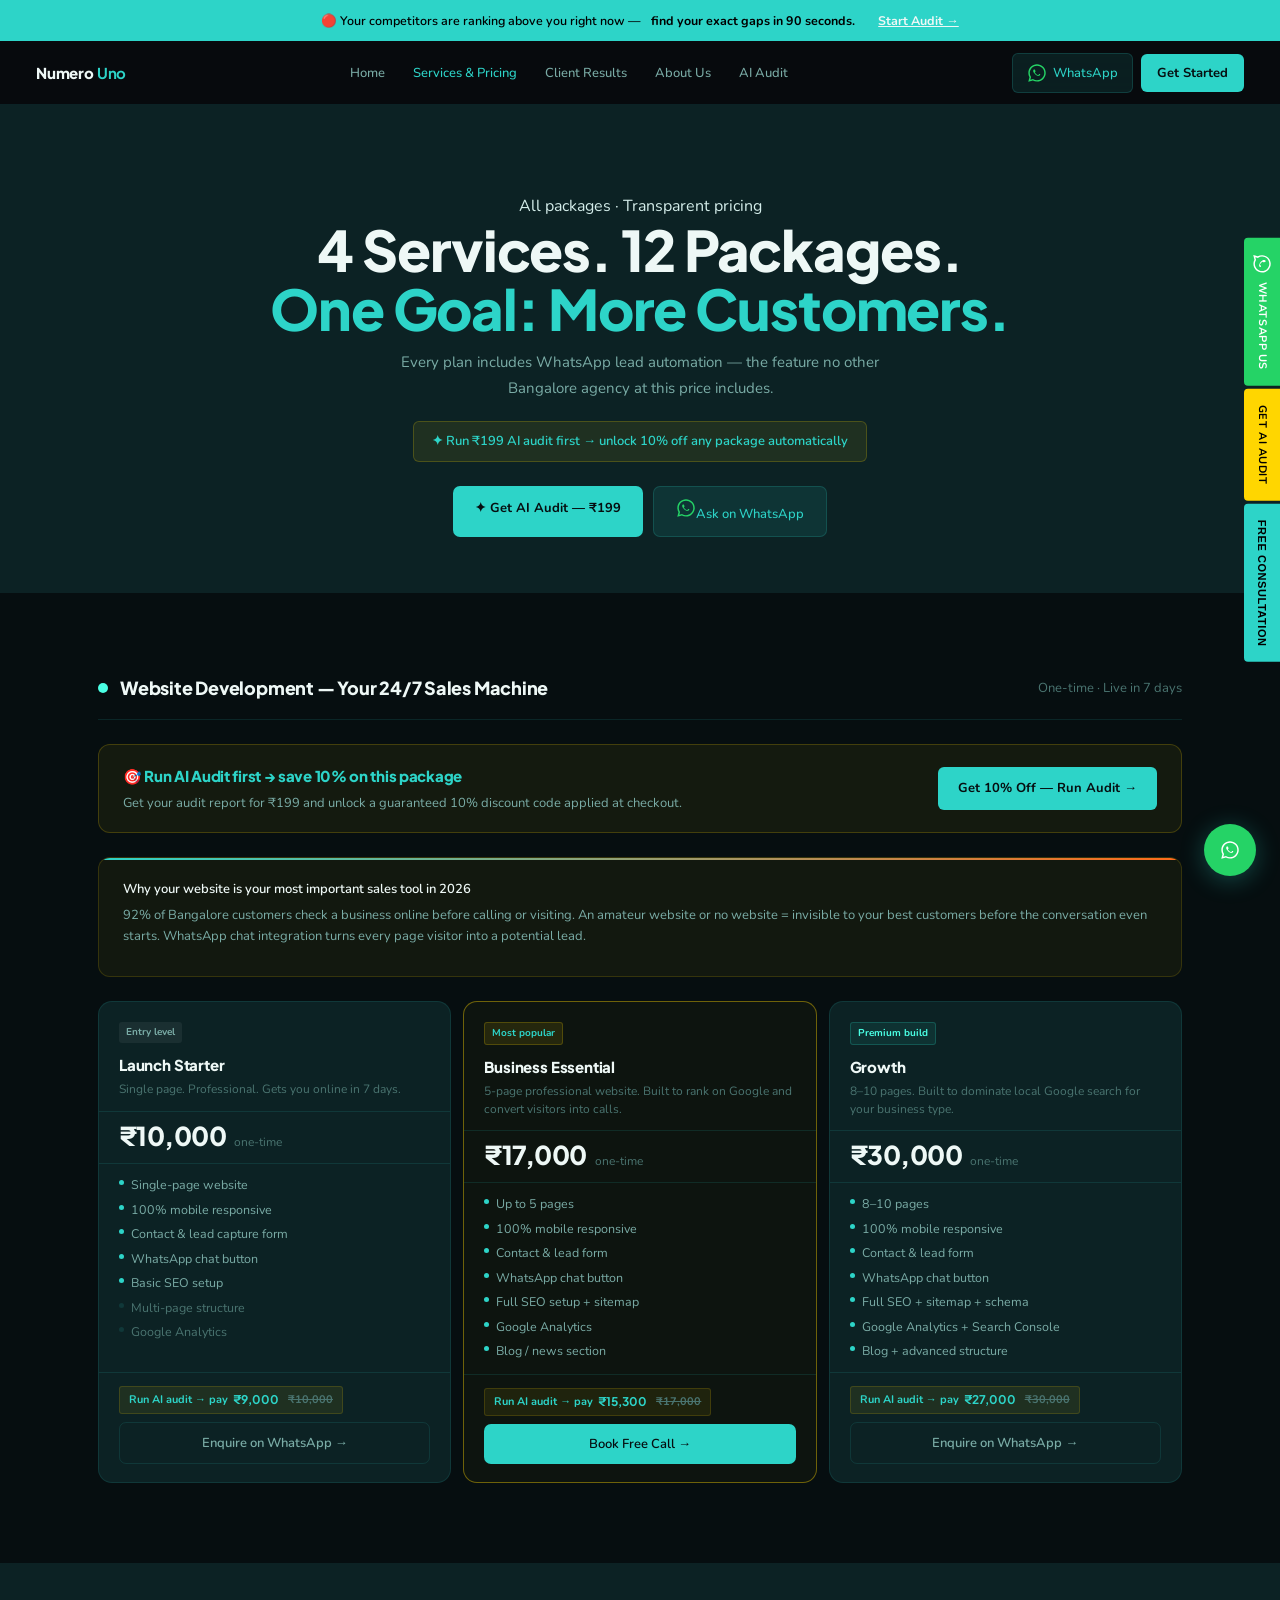
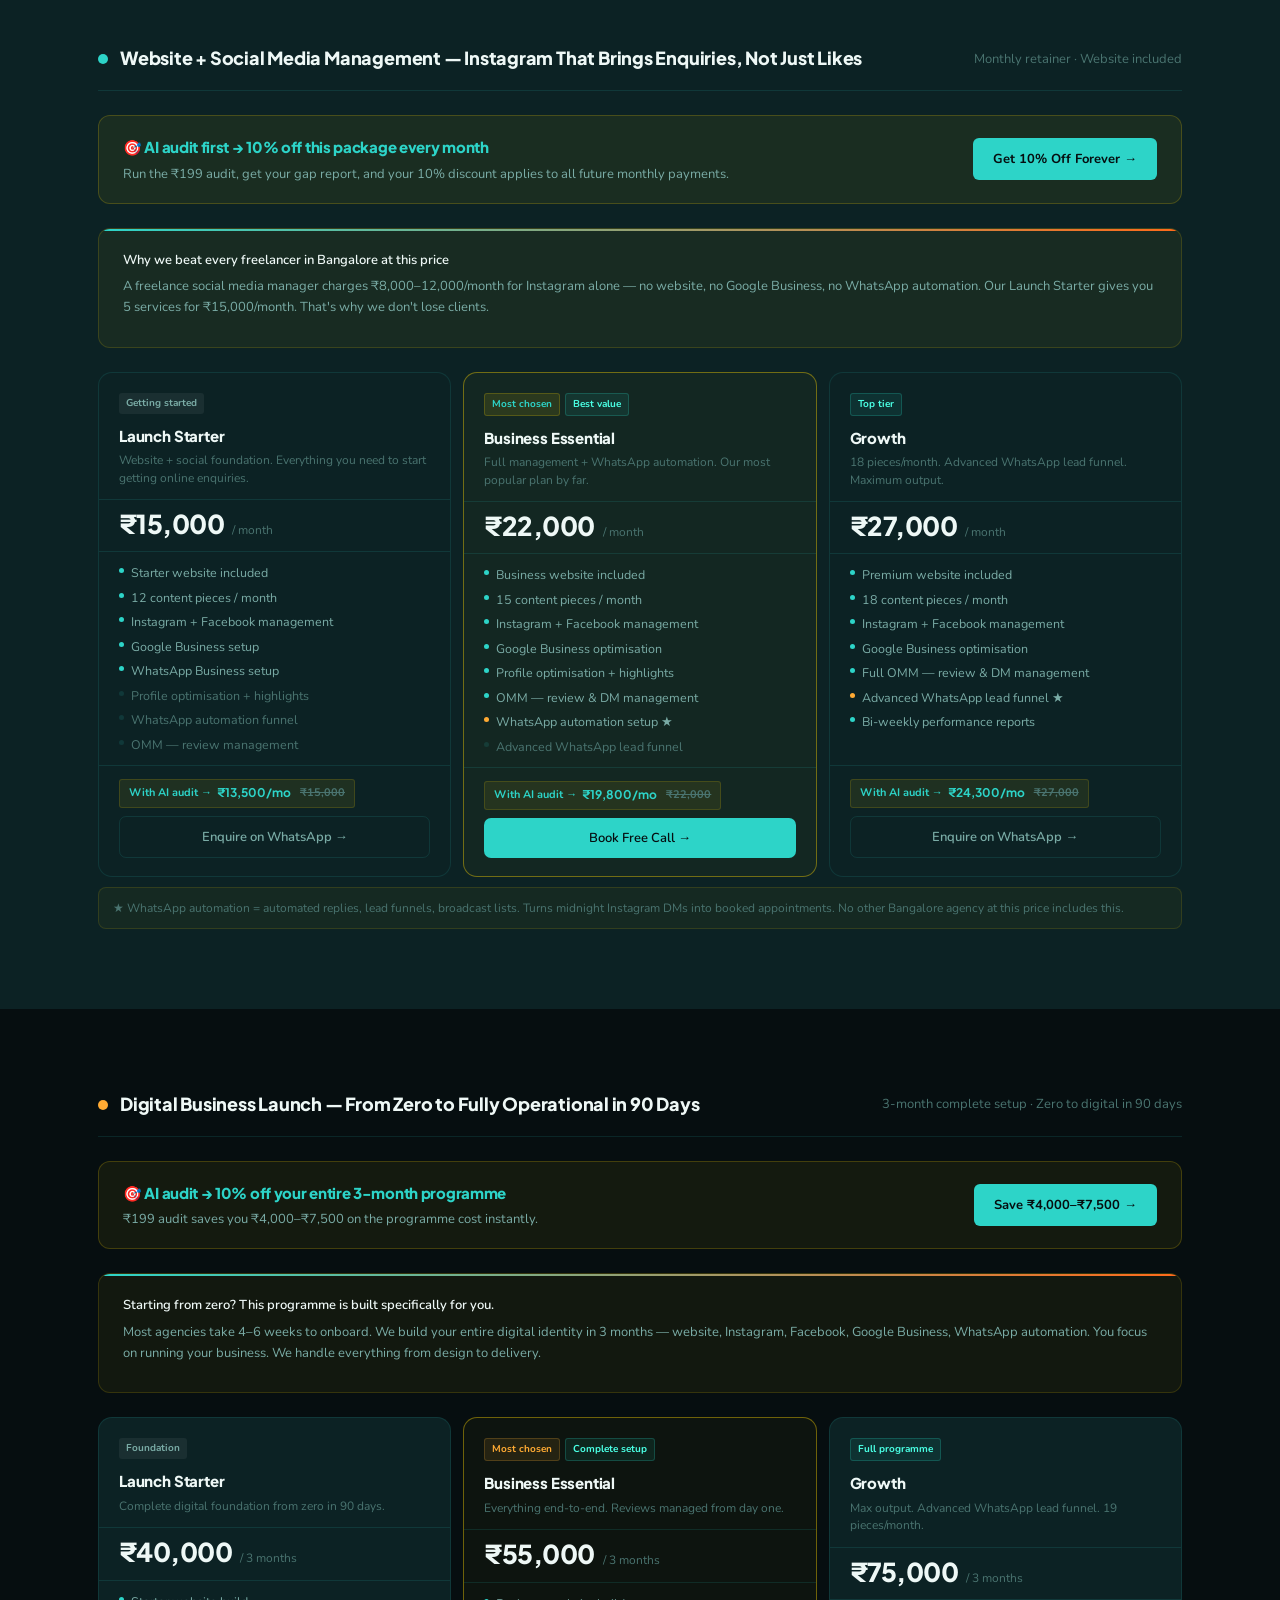
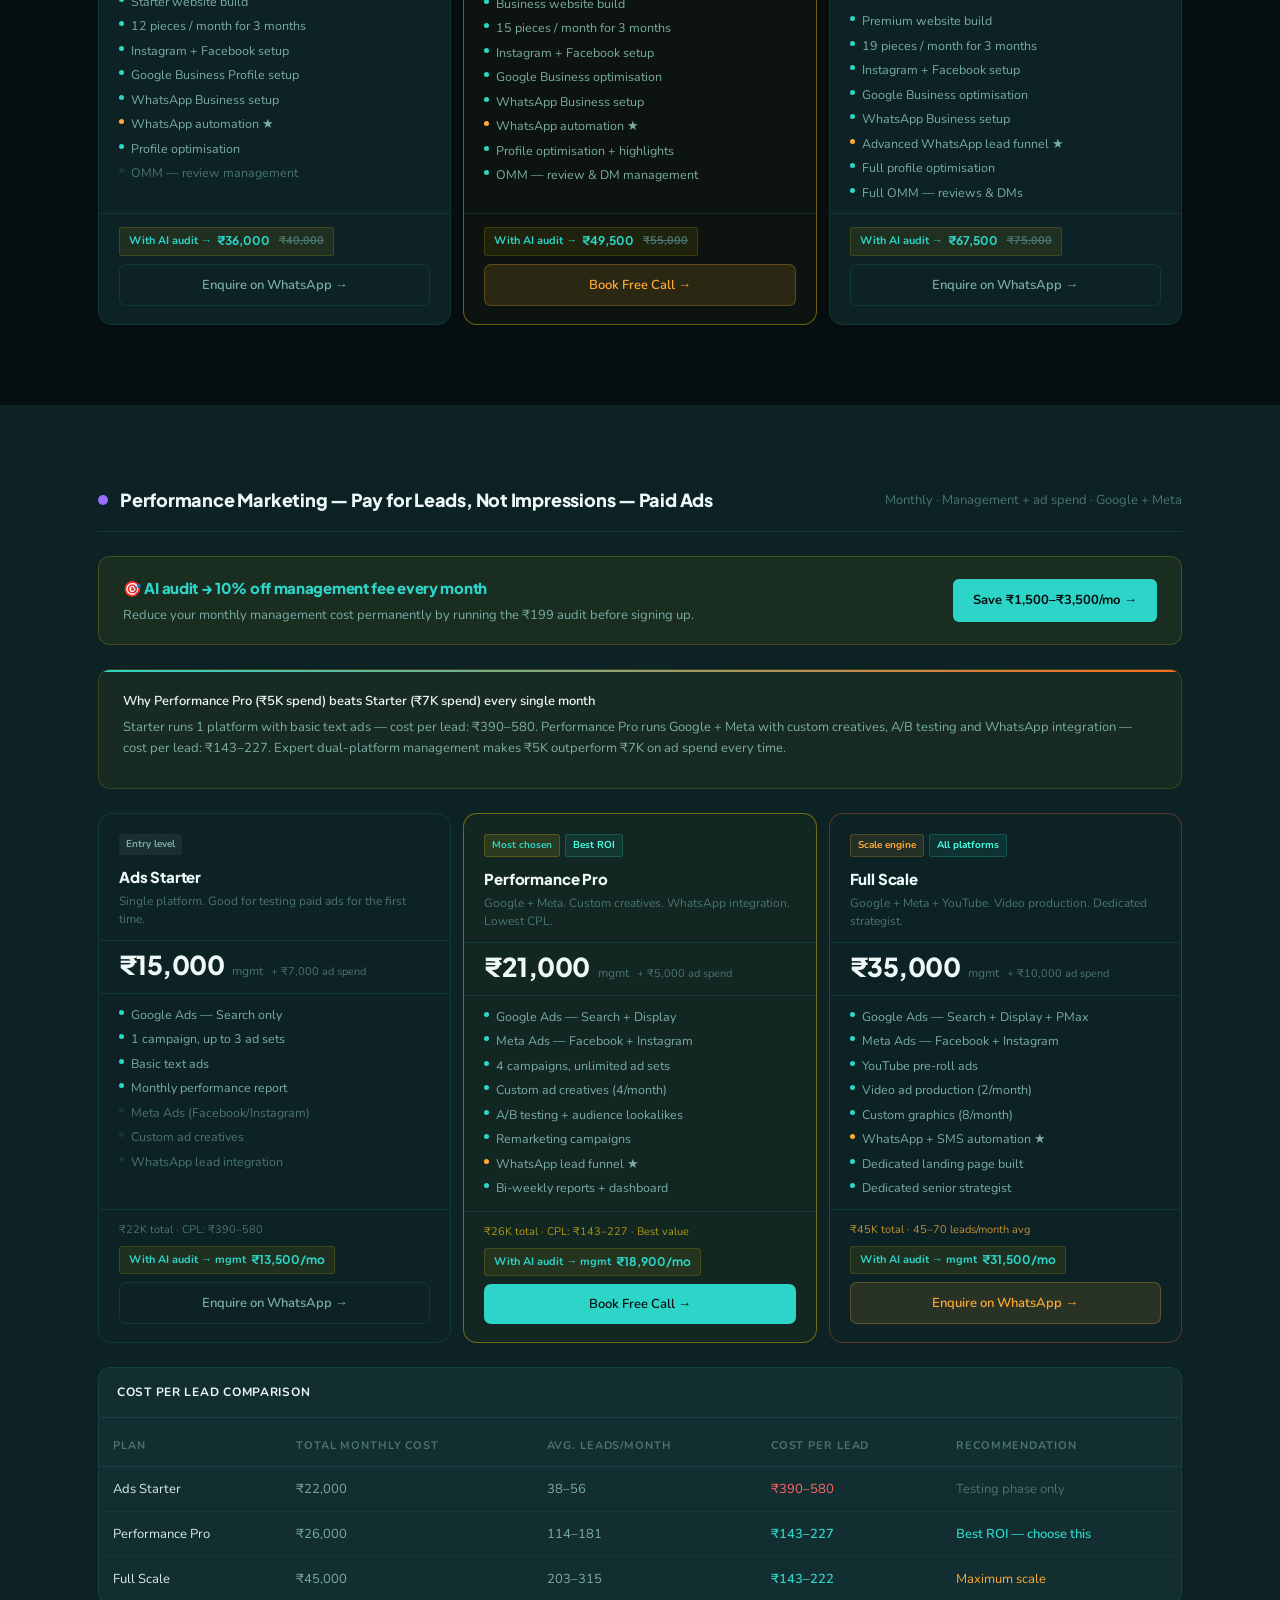
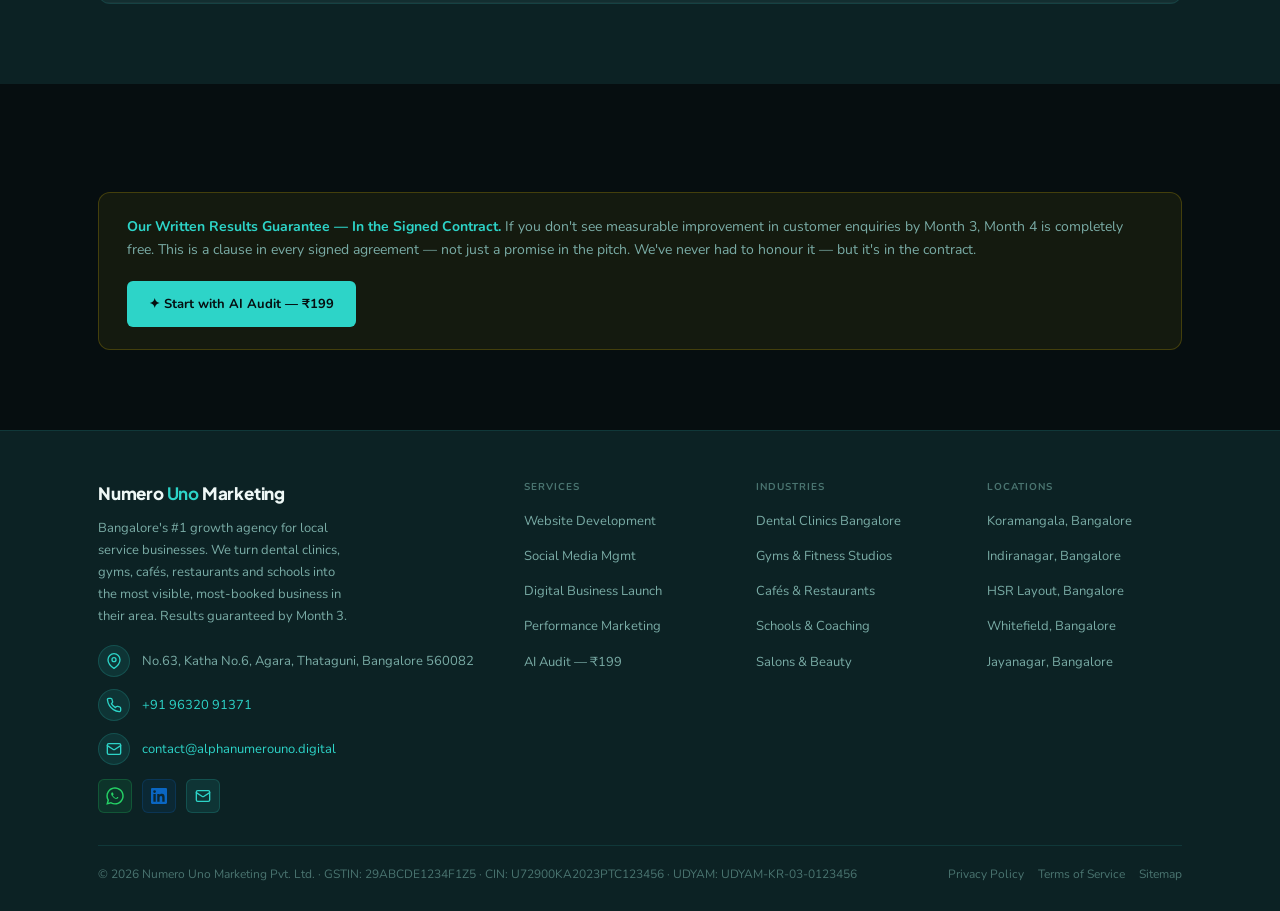
<file: services.html>
<!DOCTYPE html>
<html lang="en">
<head>
<meta charset="UTF-8">
<link rel="canonical" href="https://alphanumerouno.in/services">
<meta name="description" content="12 digital marketing packages for Bangalore SMEs. Website from ₹10,000. Social media from ₹15,000/month. Performance ads from ₹15,000 + ad spend. 10% off with AI audit.">
<meta property="og:type" content="website">
<meta property="og:image" content="https://alphanumerouno.in/assets/og-cover.jpg">
<meta property="og:image:width" content="1200">
<meta property="og:image:height" content="630">
<meta property="og:site_name" content="Numero Uno Marketing">
<meta name="twitter:card" content="summary_large_image">
<meta name="twitter:image" content="https://alphanumerouno.in/assets/og-cover.jpg">
<meta name="twitter:site" content="@numerounoIN">
<meta property="og:title" content="Services & Pricing | Digital Marketing Bangalore | Numero Uno">
<meta property="og:description" content="12 packages across 4 services. Website from ₹10,000. Social media from ₹15,000/month. Performance ads from ₹15,000. Run AI audit → unlock 10% off any package.">
<meta property="og:url" content="https://alphanumerouno.in/services">
<meta name="twitter:title" content="Services & Pricing | Digital Marketing Bangalore | Numero Uno">
<meta name="twitter:description" content="12 packages across 4 services. Website from ₹10,000. Social media from ₹15,000/month. Performance ads from ₹15,000. Run AI audit → unlock 10% off any package.">
<meta name="viewport" content="width=device-width,initial-scale=1.0">
<title>Services & Pricing | Numero Uno Marketing Bangalore — Dental, Gym, Café Digital Marketing</title>









<meta name="theme-color" content="#060E10">
<meta name="apple-mobile-web-app-capable" content="yes">
<link href="https://fonts.googleapis.com/css2?family=Plus+Jakarta+Sans:ital,wght@0,400;0,500;0,600;0,700;0,800;1,400&family=Nunito:ital,wght@0,400;0,500;0,600;0,700;0,800;1,400&display=swap" rel="stylesheet">
<style>
:root{--blk:#060E10;--wht:#EEF8F6;--lime:#2DD4C8;--lime2:#8EB69B;--yellow:#FFD600;--g1:#0C2224;--g2:#132E30;--mt:#4A7470;--bd:rgba(45,212,200,.12);--tx:#D4EDEA;--tx2:#7AACA6;--orange:#8EB69B;--fh:'Plus Jakarta Sans',sans-serif;--fb:'Nunito',sans-serif}
*{box-sizing:border-box;margin:0;padding:0}html{scroll-behavior:smooth}
body{font-family:var(--fb);background:var(--blk);color:var(--tx);overflow-x:hidden;-webkit-font-smoothing:antialiased;line-height:1.7}
.ann{background:#2DD4C8;color:#000;font-weight:700;text-align:center;padding:10px 20px;font-size:12.5px;font-weight:600;display:flex;align-items:center;justify-content:center;gap:10px;flex-wrap:wrap;z-index:10;position:relative}
.ann a{color:#EEF8F6;font-weight:700;text-decoration:underline}
nav{position:sticky;top:0;z-index:200;height:64px;display:flex;align-items:center;justify-content:space-between;padding:0 36px;background:rgba(8,10,14,.92);backdrop-filter:blur(20px);border-bottom:1px solid var(--bd)}
.logo{font-family:var(--fh);font-size:15px;font-weight:800;color:var(--wht);text-decoration:none;letter-spacing:-.012em}.logo b{color:var(--lime)}
.nm{display:flex;gap:28px}.nm a{font-size:13px;color:var(--tx2);text-decoration:none;font-weight:500;transition:color .15s}.nm a:hover,.nm a.on{color:var(--lime)}
.nr{display:flex;gap:8px;align-items:center}
.nwa{display:flex;align-items:center;gap:6px;background:rgba(45,212,200,.10);border:1px solid rgba(45,212,200,.18);color:#2DD4C8;padding:8px 14px;border-radius:6px;font-size:13px;font-weight:500;text-decoration:none}
.nau{background:var(--lime);color:var(--blk);padding:8px 16px;border-radius:6px;font-size:13px;font-weight:700;text-decoration:none}
.ham{display:none;flex-direction:column;gap:4px;cursor:pointer;padding:6px;background:none;border:none}
.ham span{width:18px;height:1.5px;background:var(--tx);display:block;border-radius:2px}
.mm{display:none;position:fixed;top:64px;left:0;right:0;background:var(--g1);border-bottom:1px solid var(--bd);z-index:199;padding:20px;flex-direction:column;gap:14px}.mm.on{display:flex}.mm a{color:var(--tx2);text-decoration:none;font-size:15px}
.c{max-width:1140px;margin:0 auto;padding:0 28px;position:relative;z-index:1}
section{padding:80px 0;position:relative}.alt{background:var(--g1)}
.rv{opacity:0;transform:translateY(20px);transition:opacity .6s ease,transform .6s ease}.rv.in{opacity:1;transform:translateY(0)}
.d1{transition-delay:.08s!important}.d2{transition-delay:.17s!important}.d3{transition-delay:.26s!important}
/* PAGE HEADER */
.ph{padding:88px 0 56px;text-align:center;background:var(--g1)}
.ph h1{font-family:var(--fh);font-size:clamp(30px,4.5vw,56px);font-weight:800;letter-spacing:-.02em;line-height:1.04;color:var(--wht);margin-bottom:12px}
.ph h1 em{font-style:normal;color:var(--lime)}
.ph p{font-size:15px;color:var(--tx2);max-width:500px;margin:0 auto 20px;line-height:1.75}
.ph-pill{display:inline-flex;align-items:center;gap:8px;padding:8px 18px;background:rgba(255,214,0,.08);border:1px solid rgba(255,214,0,.2);border-radius:6px;font-size:13px;color:var(--lime);font-weight:600;margin-bottom:10px}
/* CATEGORY */
.cat-hd{display:flex;align-items:center;gap:12px;padding-bottom:16px;border-bottom:1px solid var(--bd);margin-bottom:24px}
.cat-dot{width:10px;height:10px;border-radius:50%;flex-shrink:0}
.cat-title{font-family:var(--fh);font-size:18px;font-weight:800;letter-spacing:-.012em;color:var(--wht)}
.cat-sub{font-size:13px;color:var(--mt);margin-left:auto}
/* INSIGHT BOX */
.ib{background:rgba(255,214,0,.05);border:1px solid rgba(255,214,0,.15);border-radius:12px;padding:20px 24px;margin-bottom:24px;position:relative;overflow:hidden}
.ib::before{content:'';position:absolute;top:0;left:0;right:0;height:2px;background:linear-gradient(90deg,var(--lime),#FF6B1A)}
.ib-title{font-size:13px;font-weight:600;color:var(--wht);margin-bottom:5px}
.ib-text{font-size:13px;color:var(--tx2);line-height:1.65;margin-bottom:8px}
.ib-tags{display:flex;flex-wrap:wrap;gap:5px}
.ib-tag{font-size:11.5px;color:rgba(255,214,0,.6);font-weight:500}
/* PACKAGE GRID */
.pkg-g{display:grid;grid-template-columns:repeat(3,1fr);gap:12px}
.pk{background:var(--g1);border:1px solid var(--bd);border-radius:14px;overflow:hidden;display:flex;flex-direction:column;transition:all .2s}
.pk.feat{border-color:rgba(255,214,0,.4);background:rgba(255,214,0,.03)}
.pk.hot{border-color:rgba(255,96,64,.3)}
.pk:hover{transform:translateY(-4px);border-color:rgba(255,214,0,.25)}
.pk-top{padding:20px 20px 0}
.pk-badges{display:flex;gap:5px;margin-bottom:9px;min-height:20px;flex-wrap:wrap}
.badge{font-size:10px;font-weight:700;padding:2px 7px;border-radius:3px}
.bg{background:rgba(255,255,255,.06);color:var(--tx2)}
.bl{background:rgba(255,214,0,.1);color:var(--lime);border:1px solid rgba(255,214,0,.2)}
.ba{background:rgba(255,180,55,.1);color:#FFAA33;border:1px solid rgba(255,180,55,.2)}
.bt{background:rgba(46,232,208,.08);color:#4AFFE4;border:1px solid rgba(46,232,208,.2)}
.pk-nm{font-family:var(--fh);font-size:15px;font-weight:800;letter-spacing:-.012em;margin-bottom:4px;color:var(--wht)}
.pk-tg{font-size:12px;color:var(--mt);margin-bottom:12px;line-height:1.45}
.pk-pr{padding:11px 20px;border-top:1px solid var(--bd);border-bottom:1px solid var(--bd);display:flex;align-items:baseline;gap:8px;flex-wrap:wrap}
.pk-p{font-family:var(--fh);font-size:26px;font-weight:800;color:var(--wht);letter-spacing:-.02em;line-height:1}
.pk-pe{font-size:12px;color:var(--mt)}
.pk-add{font-size:11px;color:var(--mt)}
.fl-list{padding:12px 20px;flex:1;display:flex;flex-direction:column;gap:7px}
.fl-item{display:flex;align-items:flex-start;gap:7px;font-size:12.5px;color:var(--tx2);line-height:1.4}
.fd{width:5px;height:5px;border-radius:50%;flex-shrink:0;margin-top:4px}
.fd-on{background:var(--lime)}.fd-st{background:#FFAA33}.fd-off{background:var(--bd)}
.fl-item.off{color:var(--mt)}
.pk-ft{padding:12px 20px 18px;border-top:1px solid var(--bd)}
.pk-note{font-size:11px;color:var(--mt);margin-bottom:7px;line-height:1.45}
.pk-note.g{color:rgba(255,214,0,.65)}
.pk-note.w{color:rgba(255,180,55,.75)}
.pk-disc{display:inline-flex;align-items:center;gap:5px;font-size:11px;font-weight:700;color:var(--lime);background:rgba(255,214,0,.08);padding:3px 9px;border-radius:3px;border:1px solid rgba(255,214,0,.15);margin-bottom:8px}
.pk-orig{font-size:11px;color:var(--mt);text-decoration:line-through;margin-left:4px}
.btn-cta{display:block;text-align:center;padding:11px;border-radius:7px;font-size:13px;font-weight:600;text-decoration:none;cursor:pointer;border:none;font-family:var(--fb);width:100%;transition:all .2s}
.btn-primary{background:var(--lime);color:var(--blk)}.btn-primary:hover{background:var(--lime2)}
.btn-default{background:transparent;color:var(--tx2);border:1px solid var(--bd)}.btn-default:hover{border-color:rgba(255,214,0,.3);color:var(--lime)}
.btn-amber{background:rgba(255,180,55,.12);color:#FFAA33;border:1px solid rgba(255,180,55,.25)}.btn-amber:hover{background:rgba(255,180,55,.22)}
/* DISCOUNT CALLOUT */
.disc-banner{display:flex;align-items:center;justify-content:space-between;gap:16px;padding:18px 24px;background:rgba(255,214,0,.06);border:1px solid rgba(255,214,0,.2);border-radius:12px;margin-bottom:24px;flex-wrap:wrap}
.db-text h4{font-family:var(--fh);font-size:15px;font-weight:800;letter-spacing:-.02em;color:#2DD4C8;margin-bottom:3px}
.db-text p{font-size:13px;color:var(--tx2)}
.db-cta{background:var(--lime);color:var(--blk);padding:10px 20px;border-radius:6px;font-size:13px;font-weight:700;text-decoration:none;white-space:nowrap;flex-shrink:0}
/* GUARANTEE */
.guarantee{display:flex;align-items:center;justify-content:space-between;gap:20px;padding:22px 28px;background:rgba(255,214,0,.06);border:1px solid rgba(255,214,0,.2);border-radius:12px;margin-top:28px;flex-wrap:wrap}
.g-text{font-size:14px;color:var(--tx2);line-height:1.65}.g-text strong{color:var(--lime)}
.g-cta{background:var(--lime);color:var(--blk);padding:12px 22px;border-radius:6px;font-size:13px;font-weight:700;text-decoration:none;white-space:nowrap;flex-shrink:0}
/* COMPARISON TABLE */
.cmp{width:100%;border-collapse:collapse;margin-top:8px}
.cmp th{padding:11px 14px;text-align:left;font-size:11px;font-weight:700;text-transform:uppercase;letter-spacing:.08em;color:var(--mt);border-bottom:1px solid var(--bd)}
.cmp td{padding:11px 14px;font-size:13px;color:var(--tx2);border-bottom:1px solid rgba(255,255,255,.035)}
.cmp tr:hover td{background:rgba(255,255,255,.02)}
.cmp td:first-child{color:var(--tx)}
.cmp td.hl{color:var(--lime);font-weight:600}
.cmp td.bad{color:#FF6868}
  /* --- Standardized Floating Elements & Sticky Bar --- */
  .wa-float{position:fixed;bottom:24px;right:24px;z-index:195;width:52px;height:52px;border-radius:50%;background:#25D366;display:flex;align-items:center;justify-content:center;font-size:22px;text-decoration:none;box-shadow:0 4px 24px rgba(45,212,200,.30);transition:transform .25s}
  .wa-float:hover{transform:scale(1.1)}
  
  .side-tabs{position:fixed;right:0;top:50%;transform:translateY(-50%);z-index:190;display:flex;flex-direction:column;gap:3px}
  .side-tab{writing-mode:vertical-rl;text-orientation:mixed;padding:16px 8px;font-size:11px;font-weight:700;text-transform:uppercase;letter-spacing:.05em;border:none;cursor:pointer;transition:all .2s;display:flex;align-items:center;gap:8px;color:#fff;text-decoration:none;border-radius:4px 0 0 4px}
  .side-tab-wa{background:#25D366}.side-tab-wa svg{transform:rotate(90deg)}
  .side-tab-audit{background:var(--yellow);color:#000}
  .side-tab-consult{background:var(--lime);color:#000}
  .side-tab:hover{padding-right:14px}

  .sticky-mobile-bar{position:fixed;bottom:0;left:0;right:0;background:rgba(8,10,14,.96);backdrop-filter:blur(15px);border-top:1px solid var(--bd);display:none;align-items:center;justify-content:space-between;padding:10px 16px;z-index:200}
  .smb-text{font-size:11.5px;color:var(--tx2);line-height:1.3}.smb-text strong{display:block;color:var(--wht);font-size:13px}
  .smb-btns{display:flex;gap:8px}.smb-wa{background:#25D366;width:38px;height:38px;border-radius:6px;display:flex;align-items:center;justify-content:center;text-decoration:none}
  .smb-audit{background:var(--yellow);color:#000;padding:0 12px;border-radius:6px;font-size:12px;font-weight:700;display:flex;align-items:center;text-decoration:none}

  /* --- Lead Popup --- */
  .popup-overlay{position:fixed;inset:0;background:rgba(0,0,0,.78);z-index:300;display:none;align-items:center;justify-content:center;padding:16px}
  .popup-overlay.open{display:flex}
  .popup-box{background:var(--g1);border:1px solid var(--bd);border-radius:16px;width:100%;max-width:440px;position:relative;padding:32px;overflow:hidden}
  .popup-close{position:absolute;top:16px;right:16px;width:32px;height:32px;background:var(--g2);border:1px solid var(--bd);border-radius:50%;color:var(--tx2);display:flex;align-items:center;justify-content:center;font-size:20px;cursor:pointer;border:none}
  .popup-head{text-align:center;margin-bottom:24px}
  .popup-head h3{font-family:var(--fh);font-size:24px;font-weight:800;color:var(--wht);margin-bottom:8px}
  .popup-head p{font-size:14px;color:var(--tx2);line-height:1.6}
  .popup-form{display:flex;flex-direction:column;gap:12px}
  .form-input{background:rgba(255,255,255,.03);border:1px solid var(--bd);border-radius:8px;padding:14px;color:var(--wht);font-size:14px;outline:none;transition:border-color .25s;width:100%}
  .form-input:focus{border-color:var(--lime)}
  .popup-submit{background:var(--lime);color:#000;font-weight:700;padding:16px;border-radius:8px;border:none;cursor:pointer;margin-top:8px}

  /* --- Standardized Footer --- */
  footer{border-top:1px solid var(--bd);padding:48px 0 26px;background:var(--g1)}
  .footer-grid{display:grid;grid-template-columns:2fr 1fr 1fr 1fr;gap:36px;margin-bottom:32px}
  .footer-logo{font-family:var(--fh);font-size:17px;font-weight:800;color:var(--wht);text-decoration:none;letter-spacing:-.012em;display:block;margin-bottom:9px}
  .footer-logo b{color:var(--lime)}
  .footer-desc{font-size:13px;color:var(--tx2);line-height:1.7;max-width:255px;margin-bottom:18px}
  .footer-contact{display:flex;flex-direction:column;gap:12px}
  .footer-contact-item{display:flex;align-items:center;gap:12px;font-size:13px;color:var(--tx2);line-height:1.4}
  .fci-icon{width:32px;height:32px;border-radius:50%;background:rgba(45,212,200,.10);border:1px solid rgba(45,212,200,.18);display:flex;align-items:center;justify-content:center;flex-shrink:0}
  .fci-icon svg{width:16px;height:16px;stroke:var(--lime)}
  .footer-contact-item a{color:var(--lime);text-decoration:none}
  .footer-col h5{font-size:10px;font-weight:700;text-transform:uppercase;letter-spacing:.1em;color:var(--mt);margin-bottom:11px}
  .footer-col ul{list-style:none;display:flex;flex-direction:column;gap:8px}
  .footer-col a{font-size:13px;color:var(--tx2);text-decoration:none}
  .footer-col a:hover{color:var(--lime)}
  .footer-bottom{border-top:1px solid var(--bd);padding-top:18px;display:flex;justify-content:space-between;align-items:center;flex-wrap:wrap;gap:10px;margin-top:32px}
  .footer-bottom p{font-size:12px;color:var(--mt)}
  .footer-legal{display:flex;gap:14px}
  .footer-legal a{font-size:12px;color:var(--mt);text-decoration:none}
@media(max-width:900px){nav .nm,.nr{display:none}.ham{display:flex}.pkg-g{grid-template-columns:1fr}}
@media(max-width:768px){
  section{padding:52px 0}
  .c{padding:0 16px}
  .sticky-mobile-bar{display:flex}
  .wa-float{display:none}
  .footer-grid{grid-template-columns:1fr}
}

/* ── MOBILE TOUCH & RESPONSIVE FIXES ── */
@media(max-width:768px){
  /* Ensure all tap targets are 44px minimum */
  a,button,.btn-lime,.btn-ghost,.nau,.nwa{min-height:44px;display:inline-flex;align-items:center}
  /* Full-width CTAs on mobile */
  .btn-lime,.btn-ghost{width:100%;justify-content:center;text-align:center}
  .hero-btns{flex-direction:column;gap:10px}
  /* Prevent horizontal overflow */
  *{max-width:100%;word-break:break-word}
  img,svg,video{max-width:100%;height:auto}
  /* Card grids single column */
  .pricing-grid,.industry-grid,.bento,.grid-3,.card-row{grid-template-columns:1fr!important}
  /* Hide heavy desktop-only elements */
  .side-tabs{display:none!important}
  /* Table responsive */
  table{display:block;overflow-x:auto;-webkit-overflow-scrolling:touch}
  /* Bigger base font for readability */
  body{font-size:15px}
  /* Padding adjustments */
  .container,.c{padding-left:18px!important;padding-right:18px!important}
  section{padding:40px 0}
}
@media(max-width:480px){
  .hero-h1{font-size:clamp(32px,9vw,44px)!important}
  .section-h2{font-size:clamp(22px,7vw,32px)!important}
  .bento-num{font-size:clamp(36px,10vw,52px)!important}
  nav{padding:0 16px}
}
/* Smooth scrolling & tap highlight */
html{-webkit-tap-highlight-color:rgba(45,212,200,.15);scroll-behavior:smooth}
/* Prevent iOS font size adjustment */
body{-webkit-text-size-adjust:100%;text-size-adjust:100%}

@media(max-width:1024px){
  .footer-grid{grid-template-columns:1fr 1fr;gap:40px}
}
</style>

  
  
  
  
  
  
  
  
  

  <!-- SEO & Social Tags -->
<script type="application/ld+json">
{
  "@context": "https://schema.org",
  "@type": "ItemList",
  "name": "Digital Marketing Services Bangalore — Numero Uno Marketing",
  "itemListElement": [
    {"@type": "ListItem", "position": 1, "name": "Website Development", "url": "https://alphanumerouno.in/services#website"},
    {"@type": "ListItem", "position": 2, "name": "Website + Social Media Management", "url": "https://alphanumerouno.in/services#social"},
    {"@type": "ListItem", "position": 3, "name": "Digital Business Launch Programme", "url": "https://alphanumerouno.in/services#launch"},
    {"@type": "ListItem", "position": 4, "name": "Performance Marketing — Google & Meta Ads", "url": "https://alphanumerouno.in/services#ads"}
  ]
}
</script>
<script type="application/ld+json">
{
  "@context": "https://schema.org",
  "@type": "FAQPage",
  "mainEntity": [
    {
      "@type": "Question",
      "name": "Why is a website the most important sales tool for Bangalore businesses in 2026?",
      "acceptedAnswer": {
        "@type": "Answer",
        "text": "92% of Bangalore customers check a business online before calling or visiting. An amateur website or no website means you're invisible to your best customers before the conversation even starts. WhatsApp chat integration turns every page visitor into a potential lead."
      }
    },
    {
      "@type": "Question",
      "name": "Why does Numero Uno Marketing beat every freelancer in Bangalore at this price?",
      "acceptedAnswer": {
        "@type": "Answer",
        "text": "A freelance social media manager charges ₹8,000–12,000/month for Instagram alone — no website, no Google Business, no WhatsApp automation. Our Launch Starter gives you 5 services for ₹15,000/month. That's why we don't lose clients."
      }
    },
    {
      "@type": "Question",
      "name": "What if I'm starting from zero with no digital presence?",
      "acceptedAnswer": {
        "@type": "Answer",
        "text": "Most agencies take 4–6 weeks to onboard. We build your entire digital identity in 3 months — website, Instagram, Facebook, Google Business, WhatsApp automation. You focus on running your business. We handle everything from design to delivery."
      }
    },
    {
      "@type": "Question",
      "name": "Why does Performance Pro (₹5K ad spend) beat Starter (₹7K ad spend) every month?",
      "acceptedAnswer": {
        "@type": "Answer",
        "text": "Starter runs 1 platform with basic text ads — cost per lead: ₹390–580. Performance Pro runs Google + Meta with custom creatives, A/B testing and WhatsApp integration — cost per lead: ₹143–227. Expert dual-platform management makes ₹5K outperform ₹7K on ad spend every time."
      }
    }
  ]
}
</script>
</head>
<body>
<div class="ann">🔴 Your competitors are ranking above you right now — <strong>find your exact gaps in 90 seconds.</strong> &nbsp;<a href="ai-audit.html">Start Audit →</a></div>
<nav id="nav">
  <a href="index.html" class="logo">Numero <b>Uno</b></a>
  <div class="nm"><a href="index.html">Home</a><a href="services.html" class="on">Services & Pricing</a><a href="clients.html">Client Results</a><a href="about.html">About Us</a><a href="ai-audit.html">AI Audit</a></div>
  <div class="nr"><a href="https://wa.me/919632091371" class="nwa" target="_blank"><svg width="20" height="20" viewBox="0 0 448 512" fill="#25D366"><path d="M380.9 97.1C339 55.1 283.2 32 223.9 32c-122.4 0-222 99.6-222 222 0 39.1 10.2 77.3 29.6 111L0 480l117.7-30.9c32.4 17.7 68.9 27 106.1 27h.1c122.3 0 224.1-99.6 224.1-222 0-59.3-25.2-115-67.1-157zm-157 341.6c-33.2 0-65.7-8.9-94-25.7l-6.7-4-69.8 18.3L72 359.2l-4.4-7c-18.5-29.4-28.2-63.3-28.2-98.2 0-101.7 82.8-184.5 184.6-184.5 49.3 0 95.6 19.2 130.4 54.1 34.8 34.9 56.2 81.2 56.1 130.5 0 101.8-84.9 184.6-186.6 184.6zm101.2-138.2c-5.5-2.8-32.8-16.2-37.9-18-5.1-1.9-8.8-2.8-12.5 2.8-3.7 5.6-14.3 18-17.6 21.8-3.2 3.7-6.5 4.2-12 1.4-5.5-2.8-23.2-8.5-44.2-27.1-16.4-14.6-27.4-32.7-30.6-38.1-3.2-5.4-.3-8.3 2.4-11.1 2.4-2.5 5.5-6.5 8.3-9.7 2.8-3.3 3.7-5.5 5.5-9.3.1-3.7-.8-6.9-1.9-9.7-1.1-2.8-9.8-23.6-13.4-32.4-3.5-8.6-7.1-7.4-9.8-7.5-2.5-.1-5.4-.1-8.3-.1s-7.5 1.1-11.5 5.5c-4 4.4-15.4 15.1-15.4 36.8s15.8 42.8 18 45.7c2.2 2.8 31.1 47.4 75.3 66.5 10.5 4.5 18.8 7.3 25.2 9.3 10.6 3.4 20.2 2.9 27.8 1.7 8.5-1.3 26.2-10.7 30-21.1 3.7-10.3 3.7-19.2 2.5-21.1-1.1-1.9-4.2-2.8-9.7-5.5z"/></svg>WhatsApp</a><a href="contact.html" class="nau">Get Started</a></div>
  <button class="ham" onclick="document.getElementById('mm').classList.toggle('on')"><span></span><span></span><span></span></button>
</nav>
<div class="mm" id="mm"><a href="index.html">Home</a><a href="services.html">Services</a><a href="clients.html">Clients</a><a href="about.html">About Us</a><a href="ai-audit.html">AI Audit</a><a href="contact.html">Get Started</a><a href="https://wa.me/919632091371" style="color:#2DD4C8;font-weight:600"><svg width="20" height="20" viewBox="0 0 448 512" fill="#25D366"><path d="M380.9 97.1C339 55.1 283.2 32 223.9 32c-122.4 0-222 99.6-222 222 0 39.1 10.2 77.3 29.6 111L0 480l117.7-30.9c32.4 17.7 68.9 27 106.1 27h.1c122.3 0 224.1-99.6 224.1-222 0-59.3-25.2-115-67.1-157zm-157 341.6c-33.2 0-65.7-8.9-94-25.7l-6.7-4-69.8 18.3L72 359.2l-4.4-7c-18.5-29.4-28.2-63.3-28.2-98.2 0-101.7 82.8-184.5 184.6-184.5 49.3 0 95.6 19.2 130.4 54.1 34.8 34.9 56.2 81.2 56.1 130.5 0 101.8-84.9 184.6-186.6 184.6zm101.2-138.2c-5.5-2.8-32.8-16.2-37.9-18-5.1-1.9-8.8-2.8-12.5 2.8-3.7 5.6-14.3 18-17.6 21.8-3.2 3.7-6.5 4.2-12 1.4-5.5-2.8-23.2-8.5-44.2-27.1-16.4-14.6-27.4-32.7-30.6-38.1-3.2-5.4-.3-8.3 2.4-11.1 2.4-2.5 5.5-6.5 8.3-9.7 2.8-3.3 3.7-5.5 5.5-9.3.1-3.7-.8-6.9-1.9-9.7-1.1-2.8-9.8-23.6-13.4-32.4-3.5-8.6-7.1-7.4-9.8-7.5-2.5-.1-5.4-.1-8.3-.1s-7.5 1.1-11.5 5.5c-4 4.4-15.4 15.1-15.4 36.8s15.8 42.8 18 45.7c2.2 2.8 31.1 47.4 75.3 66.5 10.5 4.5 18.8 7.3 25.2 9.3 10.6 3.4 20.2 2.9 27.8 1.7 8.5-1.3 26.2-10.7 30-21.1 3.7-10.3 3.7-19.2 2.5-21.1-1.1-1.9-4.2-2.8-9.7-5.5z"/></svg>WhatsApp</a></div>

<div class="ph">
  <div class="c">
    <span class="sp" style="justify-content:center;text-align:center">All packages · Transparent pricing</span>
    <h1 class="rv">4 Services. 12 Packages.<br><em>One Goal: More Customers.</em></h1>
    <p class="rv">Every plan includes WhatsApp lead automation — the feature no other Bangalore agency at this price includes.</p>
    <div class="ph-pill rv">✦ Run ₹199 AI audit first → unlock 10% off any package automatically</div>
    <div style="display:flex;gap:10px;justify-content:center;flex-wrap:wrap;margin-top:14px" class="rv">
      <a href="ai-audit.html" style="background:var(--lime);color:var(--blk);padding:11px 22px;border-radius:7px;font-size:13px;font-weight:700;text-decoration:none">✦ Get AI Audit — ₹199</a>
      <a href="https://wa.me/919632091371?text=Hi%2C+I+want+to+know+which+package+is+right+for+me" style="background:rgba(45,212,200,.10);border:1px solid rgba(45,212,200,.18);color:#2DD4C8;padding:11px 22px;border-radius:7px;font-size:13px;font-weight:500;text-decoration:none" target="_blank"><svg width="20" height="20" viewBox="0 0 448 512" fill="#25D366"><path d="M380.9 97.1C339 55.1 283.2 32 223.9 32c-122.4 0-222 99.6-222 222 0 39.1 10.2 77.3 29.6 111L0 480l117.7-30.9c32.4 17.7 68.9 27 106.1 27h.1c122.3 0 224.1-99.6 224.1-222 0-59.3-25.2-115-67.1-157zm-157 341.6c-33.2 0-65.7-8.9-94-25.7l-6.7-4-69.8 18.3L72 359.2l-4.4-7c-18.5-29.4-28.2-63.3-28.2-98.2 0-101.7 82.8-184.5 184.6-184.5 49.3 0 95.6 19.2 130.4 54.1 34.8 34.9 56.2 81.2 56.1 130.5 0 101.8-84.9 184.6-186.6 184.6zm101.2-138.2c-5.5-2.8-32.8-16.2-37.9-18-5.1-1.9-8.8-2.8-12.5 2.8-3.7 5.6-14.3 18-17.6 21.8-3.2 3.7-6.5 4.2-12 1.4-5.5-2.8-23.2-8.5-44.2-27.1-16.4-14.6-27.4-32.7-30.6-38.1-3.2-5.4-.3-8.3 2.4-11.1 2.4-2.5 5.5-6.5 8.3-9.7 2.8-3.3 3.7-5.5 5.5-9.3.1-3.7-.8-6.9-1.9-9.7-1.1-2.8-9.8-23.6-13.4-32.4-3.5-8.6-7.1-7.4-9.8-7.5-2.5-.1-5.4-.1-8.3-.1s-7.5 1.1-11.5 5.5c-4 4.4-15.4 15.1-15.4 36.8s15.8 42.8 18 45.7c2.2 2.8 31.1 47.4 75.3 66.5 10.5 4.5 18.8 7.3 25.2 9.3 10.6 3.4 20.2 2.9 27.8 1.7 8.5-1.3 26.2-10.7 30-21.1 3.7-10.3 3.7-19.2 2.5-21.1-1.1-1.9-4.2-2.8-9.7-5.5z"/></svg>Ask on WhatsApp</a>
    </div>
  </div>
</div>

<!-- WEBSITE -->
<section id="website">
  <div class="c">
    <div class="cat-hd rv"><div class="cat-dot" style="background:#4AFFE4"></div><div class="cat-title">Website Development — Your 24/7 Sales Machine</div><div class="cat-sub">One-time · Live in 7 days</div></div>
    <div class="disc-banner rv">
      <div class="db-text"><h4>🎯 Run AI Audit first → save 10% on this package</h4><p>Get your audit report for ₹199 and unlock a guaranteed 10% discount code applied at checkout.</p></div>
      <a href="ai-audit.html" class="db-cta">Get 10% Off — Run Audit →</a>
    </div>
    <div class="ib rv"><div class="ib-title">Why your website is your most important sales tool in 2026</div><div class="ib-text">92% of Bangalore customers check a business online before calling or visiting. An amateur website or no website = invisible to your best customers before the conversation even starts. WhatsApp chat integration turns every page visitor into a potential lead.</div></div>
    <div class="pkg-g">
      <div class="pk rv d1">
        <div class="pk-top"><div class="pk-badges"><span class="badge bg">Entry level</span></div><div class="pk-nm">Launch Starter</div><div class="pk-tg">Single page. Professional. Gets you online in 7 days.</div></div>
        <div class="pk-pr"><span class="pk-p">₹10,000</span><span class="pk-pe">one-time</span></div>
        <div class="fl-list">
          <div class="fl-item"><div class="fd fd-on"></div>Single-page website</div>
          <div class="fl-item"><div class="fd fd-on"></div>100% mobile responsive</div>
          <div class="fl-item"><div class="fd fd-on"></div>Contact & lead capture form</div>
          <div class="fl-item"><div class="fd fd-on"></div>WhatsApp chat button</div>
          <div class="fl-item"><div class="fd fd-on"></div>Basic SEO setup</div>
          <div class="fl-item off"><div class="fd fd-off"></div>Multi-page structure</div>
          <div class="fl-item off"><div class="fd fd-off"></div>Google Analytics</div>
        </div>
        <div class="pk-ft">
          <div class="pk-disc">Run AI audit → pay <span style="font-family:var(--fh);font-size:12px">₹9,000</span><span class="pk-orig">₹10,000</span></div>
          <button class="btn-cta btn-default" onclick="wa('Website Launch Starter')">Enquire on WhatsApp →</button>
        </div>
      </div>
      <div class="pk feat rv d2">
        <div class="pk-top"><div class="pk-badges"><span class="badge bl">Most popular</span></div><div class="pk-nm">Business Essential</div><div class="pk-tg">5-page professional website. Built to rank on Google and convert visitors into calls.</div></div>
        <div class="pk-pr"><span class="pk-p">₹17,000</span><span class="pk-pe">one-time</span></div>
        <div class="fl-list">
          <div class="fl-item"><div class="fd fd-on"></div>Up to 5 pages</div>
          <div class="fl-item"><div class="fd fd-on"></div>100% mobile responsive</div>
          <div class="fl-item"><div class="fd fd-on"></div>Contact & lead form</div>
          <div class="fl-item"><div class="fd fd-on"></div>WhatsApp chat button</div>
          <div class="fl-item"><div class="fd fd-on"></div>Full SEO setup + sitemap</div>
          <div class="fl-item"><div class="fd fd-on"></div>Google Analytics</div>
          <div class="fl-item"><div class="fd fd-on"></div>Blog / news section</div>
        </div>
        <div class="pk-ft">
          <div class="pk-disc">Run AI audit → pay <span style="font-family:var(--fh);font-size:12px">₹15,300</span><span class="pk-orig">₹17,000</span></div>
          <button class="btn-cta btn-primary" onclick="wa('Website Business Essential')">Book Free Call →</button>
        </div>
      </div>
      <div class="pk rv d3">
        <div class="pk-top"><div class="pk-badges"><span class="badge bt">Premium build</span></div><div class="pk-nm">Growth</div><div class="pk-tg">8–10 pages. Built to dominate local Google search for your business type.</div></div>
        <div class="pk-pr"><span class="pk-p">₹30,000</span><span class="pk-pe">one-time</span></div>
        <div class="fl-list">
          <div class="fl-item"><div class="fd fd-on"></div>8–10 pages</div>
          <div class="fl-item"><div class="fd fd-on"></div>100% mobile responsive</div>
          <div class="fl-item"><div class="fd fd-on"></div>Contact & lead form</div>
          <div class="fl-item"><div class="fd fd-on"></div>WhatsApp chat button</div>
          <div class="fl-item"><div class="fd fd-on"></div>Full SEO + sitemap + schema</div>
          <div class="fl-item"><div class="fd fd-on"></div>Google Analytics + Search Console</div>
          <div class="fl-item"><div class="fd fd-on"></div>Blog + advanced structure</div>
        </div>
        <div class="pk-ft">
          <div class="pk-disc">Run AI audit → pay <span style="font-family:var(--fh);font-size:12px">₹27,000</span><span class="pk-orig">₹30,000</span></div>
          <button class="btn-cta btn-default" onclick="wa('Website Growth')">Enquire on WhatsApp →</button>
        </div>
      </div>
    </div>
  </div>
</section>

<!-- SOCIAL MEDIA -->
<section id="social" class="alt">
  <div class="c">
    <div class="cat-hd rv"><div class="cat-dot" style="background:var(--lime)"></div><div class="cat-title">Website + Social Media Management — Instagram That Brings Enquiries, Not Just Likes</div><div class="cat-sub">Monthly retainer · Website included</div></div>
    <div class="disc-banner rv">
      <div class="db-text"><h4>🎯 AI audit first → 10% off this package every month</h4><p>Run the ₹199 audit, get your gap report, and your 10% discount applies to all future monthly payments.</p></div>
      <a href="ai-audit.html" class="db-cta">Get 10% Off Forever →</a>
    </div>
    <div class="ib rv"><div class="ib-title">Why we beat every freelancer in Bangalore at this price</div><div class="ib-text">A freelance social media manager charges ₹8,000–12,000/month for Instagram alone — no website, no Google Business, no WhatsApp automation. Our Launch Starter gives you 5 services for ₹15,000/month. That's why we don't lose clients.</div></div>
    <div class="pkg-g">
      <div class="pk rv d1">
        <div class="pk-top"><div class="pk-badges"><span class="badge bg">Getting started</span></div><div class="pk-nm">Launch Starter</div><div class="pk-tg">Website + social foundation. Everything you need to start getting online enquiries.</div></div>
        <div class="pk-pr"><span class="pk-p">₹15,000</span><span class="pk-pe">/ month</span></div>
        <div class="fl-list">
          <div class="fl-item"><div class="fd fd-on"></div>Starter website included</div>
          <div class="fl-item"><div class="fd fd-on"></div>12 content pieces / month</div>
          <div class="fl-item"><div class="fd fd-on"></div>Instagram + Facebook management</div>
          <div class="fl-item"><div class="fd fd-on"></div>Google Business setup</div>
          <div class="fl-item"><div class="fd fd-on"></div>WhatsApp Business setup</div>
          <div class="fl-item off"><div class="fd fd-off"></div>Profile optimisation + highlights</div>
          <div class="fl-item off"><div class="fd fd-off"></div>WhatsApp automation funnel</div>
          <div class="fl-item off"><div class="fd fd-off"></div>OMM — review management</div>
        </div>
        <div class="pk-ft">
          <div class="pk-disc">With AI audit → <span style="font-family:var(--fh);font-size:12px">₹13,500/mo</span><span class="pk-orig">₹15,000</span></div>
          <button class="btn-cta btn-default" onclick="wa('Social Launch Starter')">Enquire on WhatsApp →</button>
        </div>
      </div>
      <div class="pk feat rv d2">
        <div class="pk-top"><div class="pk-badges"><span class="badge bl">Most chosen</span><span class="badge bt">Best value</span></div><div class="pk-nm">Business Essential</div><div class="pk-tg">Full management + WhatsApp automation. Our most popular plan by far.</div></div>
        <div class="pk-pr"><span class="pk-p">₹22,000</span><span class="pk-pe">/ month</span></div>
        <div class="fl-list">
          <div class="fl-item"><div class="fd fd-on"></div>Business website included</div>
          <div class="fl-item"><div class="fd fd-on"></div>15 content pieces / month</div>
          <div class="fl-item"><div class="fd fd-on"></div>Instagram + Facebook management</div>
          <div class="fl-item"><div class="fd fd-on"></div>Google Business optimisation</div>
          <div class="fl-item"><div class="fd fd-on"></div>Profile optimisation + highlights</div>
          <div class="fl-item"><div class="fd fd-on"></div>OMM — review & DM management</div>
          <div class="fl-item"><div class="fd fd-st"></div>WhatsApp automation setup ★</div>
          <div class="fl-item off"><div class="fd fd-off"></div>Advanced WhatsApp lead funnel</div>
        </div>
        <div class="pk-ft">
          <div class="pk-disc">With AI audit → <span style="font-family:var(--fh);font-size:12px">₹19,800/mo</span><span class="pk-orig">₹22,000</span></div>
          <button class="btn-cta btn-primary" onclick="wa('Social Business Essential')">Book Free Call →</button>
        </div>
      </div>
      <div class="pk rv d3">
        <div class="pk-top"><div class="pk-badges"><span class="badge bt">Top tier</span></div><div class="pk-nm">Growth</div><div class="pk-tg">18 pieces/month. Advanced WhatsApp lead funnel. Maximum output.</div></div>
        <div class="pk-pr"><span class="pk-p">₹27,000</span><span class="pk-pe">/ month</span></div>
        <div class="fl-list">
          <div class="fl-item"><div class="fd fd-on"></div>Premium website included</div>
          <div class="fl-item"><div class="fd fd-on"></div>18 content pieces / month</div>
          <div class="fl-item"><div class="fd fd-on"></div>Instagram + Facebook management</div>
          <div class="fl-item"><div class="fd fd-on"></div>Google Business optimisation</div>
          <div class="fl-item"><div class="fd fd-on"></div>Full OMM — review & DM management</div>
          <div class="fl-item"><div class="fd fd-st"></div>Advanced WhatsApp lead funnel ★</div>
          <div class="fl-item"><div class="fd fd-on"></div>Bi-weekly performance reports</div>
        </div>
        <div class="pk-ft">
          <div class="pk-disc">With AI audit → <span style="font-family:var(--fh);font-size:12px">₹24,300/mo</span><span class="pk-orig">₹27,000</span></div>
          <button class="btn-cta btn-default" onclick="wa('Social Growth')">Enquire on WhatsApp →</button>
        </div>
      </div>
    </div>
    <div style="font-size:12px;color:var(--mt);padding:10px 14px;background:rgba(255,214,0,.04);border:1px solid rgba(255,214,0,.12);border-radius:8px;margin-top:10px">★ WhatsApp automation = automated replies, lead funnels, broadcast lists. Turns midnight Instagram DMs into booked appointments. No other Bangalore agency at this price includes this.</div>
  </div>
</section>

<!-- DIGITAL BUSINESS LAUNCH -->
<section id="launch">
  <div class="c">
    <div class="cat-hd rv"><div class="cat-dot" style="background:#FFAA33"></div><div class="cat-title">Digital Business Launch — From Zero to Fully Operational in 90 Days</div><div class="cat-sub">3-month complete setup · Zero to digital in 90 days</div></div>
    <div class="disc-banner rv">
      <div class="db-text"><h4>🎯 AI audit → 10% off your entire 3-month programme</h4><p>₹199 audit saves you ₹4,000–₹7,500 on the programme cost instantly.</p></div>
      <a href="ai-audit.html" class="db-cta">Save ₹4,000–₹7,500 →</a>
    </div>
    <div class="ib rv"><div class="ib-title">Starting from zero? This programme is built specifically for you.</div><div class="ib-text">Most agencies take 4–6 weeks to onboard. We build your entire digital identity in 3 months — website, Instagram, Facebook, Google Business, WhatsApp automation. You focus on running your business. We handle everything from design to delivery.</div></div>
    <div class="pkg-g">
      <div class="pk rv d1">
        <div class="pk-top"><div class="pk-badges"><span class="badge bg">Foundation</span></div><div class="pk-nm">Launch Starter</div><div class="pk-tg">Complete digital foundation from zero in 90 days.</div></div>
        <div class="pk-pr"><span class="pk-p">₹40,000</span><span class="pk-pe">/ 3 months</span></div>
        <div class="fl-list">
          <div class="fl-item"><div class="fd fd-on"></div>Starter website build</div>
          <div class="fl-item"><div class="fd fd-on"></div>12 pieces / month for 3 months</div>
          <div class="fl-item"><div class="fd fd-on"></div>Instagram + Facebook setup</div>
          <div class="fl-item"><div class="fd fd-on"></div>Google Business Profile setup</div>
          <div class="fl-item"><div class="fd fd-on"></div>WhatsApp Business setup</div>
          <div class="fl-item"><div class="fd fd-st"></div>WhatsApp automation ★</div>
          <div class="fl-item"><div class="fd fd-on"></div>Profile optimisation</div>
          <div class="fl-item off"><div class="fd fd-off"></div>OMM — review management</div>
        </div>
        <div class="pk-ft">
          <div class="pk-disc">With AI audit → <span style="font-family:var(--fh);font-size:12px">₹36,000</span><span class="pk-orig">₹40,000</span></div>
          <button class="btn-cta btn-default" onclick="wa('Digital Launch Starter')">Enquire on WhatsApp →</button>
        </div>
      </div>
      <div class="pk feat rv d2">
        <div class="pk-top"><div class="pk-badges"><span class="badge ba">Most chosen</span><span class="badge bt">Complete setup</span></div><div class="pk-nm">Business Essential</div><div class="pk-tg">Everything end-to-end. Reviews managed from day one.</div></div>
        <div class="pk-pr"><span class="pk-p">₹55,000</span><span class="pk-pe">/ 3 months</span></div>
        <div class="fl-list">
          <div class="fl-item"><div class="fd fd-on"></div>Business website build</div>
          <div class="fl-item"><div class="fd fd-on"></div>15 pieces / month for 3 months</div>
          <div class="fl-item"><div class="fd fd-on"></div>Instagram + Facebook setup</div>
          <div class="fl-item"><div class="fd fd-on"></div>Google Business optimisation</div>
          <div class="fl-item"><div class="fd fd-on"></div>WhatsApp Business setup</div>
          <div class="fl-item"><div class="fd fd-st"></div>WhatsApp automation ★</div>
          <div class="fl-item"><div class="fd fd-on"></div>Profile optimisation + highlights</div>
          <div class="fl-item"><div class="fd fd-on"></div>OMM — review & DM management</div>
        </div>
        <div class="pk-ft">
          <div class="pk-disc">With AI audit → <span style="font-family:var(--fh);font-size:12px">₹49,500</span><span class="pk-orig">₹55,000</span></div>
          <button class="btn-cta btn-amber" onclick="wa('Digital Launch Essential')">Book Free Call →</button>
        </div>
      </div>
      <div class="pk rv d3">
        <div class="pk-top"><div class="pk-badges"><span class="badge bt">Full programme</span></div><div class="pk-nm">Growth</div><div class="pk-tg">Max output. Advanced WhatsApp lead funnel. 19 pieces/month.</div></div>
        <div class="pk-pr"><span class="pk-p">₹75,000</span><span class="pk-pe">/ 3 months</span></div>
        <div class="fl-list">
          <div class="fl-item"><div class="fd fd-on"></div>Premium website build</div>
          <div class="fl-item"><div class="fd fd-on"></div>19 pieces / month for 3 months</div>
          <div class="fl-item"><div class="fd fd-on"></div>Instagram + Facebook setup</div>
          <div class="fl-item"><div class="fd fd-on"></div>Google Business optimisation</div>
          <div class="fl-item"><div class="fd fd-on"></div>WhatsApp Business setup</div>
          <div class="fl-item"><div class="fd fd-st"></div>Advanced WhatsApp lead funnel ★</div>
          <div class="fl-item"><div class="fd fd-on"></div>Full profile optimisation</div>
          <div class="fl-item"><div class="fd fd-on"></div>Full OMM — reviews & DMs</div>
        </div>
        <div class="pk-ft">
          <div class="pk-disc">With AI audit → <span style="font-family:var(--fh);font-size:12px">₹67,500</span><span class="pk-orig">₹75,000</span></div>
          <button class="btn-cta btn-default" onclick="wa('Digital Launch Growth')">Enquire on WhatsApp →</button>
        </div>
      </div>
    </div>
  </div>
</section>

<!-- PERFORMANCE ADS -->
<section id="ads" class="alt">
  <div class="c">
    <div class="cat-hd rv"><div class="cat-dot" style="background:#9B6DFF"></div><div class="cat-title">Performance Marketing — Pay for Leads, Not Impressions — Paid Ads</div><div class="cat-sub">Monthly · Management + ad spend · Google + Meta</div></div>
    <div class="disc-banner rv">
      <div class="db-text"><h4>🎯 AI audit → 10% off management fee every month</h4><p>Reduce your monthly management cost permanently by running the ₹199 audit before signing up.</p></div>
      <a href="ai-audit.html" class="db-cta">Save ₹1,500–₹3,500/mo →</a>
    </div>
    <div class="ib rv"><div class="ib-title">Why Performance Pro (₹5K spend) beats Starter (₹7K spend) every single month</div><div class="ib-text">Starter runs 1 platform with basic text ads — cost per lead: ₹390–580. Performance Pro runs Google + Meta with custom creatives, A/B testing and WhatsApp integration — cost per lead: ₹143–227. Expert dual-platform management makes ₹5K outperform ₹7K on ad spend every time.</div></div>
    <div class="pkg-g">
      <div class="pk rv d1">
        <div class="pk-top"><div class="pk-badges"><span class="badge bg">Entry level</span></div><div class="pk-nm">Ads Starter</div><div class="pk-tg">Single platform. Good for testing paid ads for the first time.</div></div>
        <div class="pk-pr"><span class="pk-p">₹15,000</span><span class="pk-pe">mgmt</span><span class="pk-add">+ ₹7,000 ad spend</span></div>
        <div class="fl-list">
          <div class="fl-item"><div class="fd fd-on"></div>Google Ads — Search only</div>
          <div class="fl-item"><div class="fd fd-on"></div>1 campaign, up to 3 ad sets</div>
          <div class="fl-item"><div class="fd fd-on"></div>Basic text ads</div>
          <div class="fl-item"><div class="fd fd-on"></div>Monthly performance report</div>
          <div class="fl-item off"><div class="fd fd-off"></div>Meta Ads (Facebook/Instagram)</div>
          <div class="fl-item off"><div class="fd fd-off"></div>Custom ad creatives</div>
          <div class="fl-item off"><div class="fd fd-off"></div>WhatsApp lead integration</div>
        </div>
        <div class="pk-ft">
          <div class="pk-note">₹22K total · CPL: ₹390–580</div>
          <div class="pk-disc">With AI audit → mgmt <span style="font-family:var(--fh);font-size:12px">₹13,500/mo</span></div>
          <button class="btn-cta btn-default" onclick="wa('Ads Starter')">Enquire on WhatsApp →</button>
        </div>
      </div>
      <div class="pk feat rv d2">
        <div class="pk-top"><div class="pk-badges"><span class="badge bl">Most chosen</span><span class="badge bt">Best ROI</span></div><div class="pk-nm">Performance Pro</div><div class="pk-tg">Google + Meta. Custom creatives. WhatsApp integration. Lowest CPL.</div></div>
        <div class="pk-pr"><span class="pk-p">₹21,000</span><span class="pk-pe">mgmt</span><span class="pk-add">+ ₹5,000 ad spend</span></div>
        <div class="fl-list">
          <div class="fl-item"><div class="fd fd-on"></div>Google Ads — Search + Display</div>
          <div class="fl-item"><div class="fd fd-on"></div>Meta Ads — Facebook + Instagram</div>
          <div class="fl-item"><div class="fd fd-on"></div>4 campaigns, unlimited ad sets</div>
          <div class="fl-item"><div class="fd fd-on"></div>Custom ad creatives (4/month)</div>
          <div class="fl-item"><div class="fd fd-on"></div>A/B testing + audience lookalikes</div>
          <div class="fl-item"><div class="fd fd-on"></div>Remarketing campaigns</div>
          <div class="fl-item"><div class="fd fd-st"></div>WhatsApp lead funnel ★</div>
          <div class="fl-item"><div class="fd fd-on"></div>Bi-weekly reports + dashboard</div>
        </div>
        <div class="pk-ft">
          <div class="pk-note g">₹26K total · CPL: ₹143–227 · Best value</div>
          <div class="pk-disc">With AI audit → mgmt <span style="font-family:var(--fh);font-size:12px">₹18,900/mo</span></div>
          <button class="btn-cta btn-primary" onclick="wa('Performance Pro')">Book Free Call →</button>
        </div>
      </div>
      <div class="pk hot rv d3">
        <div class="pk-top"><div class="pk-badges"><span class="badge ba">Scale engine</span><span class="badge bt">All platforms</span></div><div class="pk-nm">Full Scale</div><div class="pk-tg">Google + Meta + YouTube. Video production. Dedicated strategist.</div></div>
        <div class="pk-pr"><span class="pk-p">₹35,000</span><span class="pk-pe">mgmt</span><span class="pk-add">+ ₹10,000 ad spend</span></div>
        <div class="fl-list">
          <div class="fl-item"><div class="fd fd-on"></div>Google Ads — Search + Display + PMax</div>
          <div class="fl-item"><div class="fd fd-on"></div>Meta Ads — Facebook + Instagram</div>
          <div class="fl-item"><div class="fd fd-on"></div>YouTube pre-roll ads</div>
          <div class="fl-item"><div class="fd fd-on"></div>Video ad production (2/month)</div>
          <div class="fl-item"><div class="fd fd-on"></div>Custom graphics (8/month)</div>
          <div class="fl-item"><div class="fd fd-st"></div>WhatsApp + SMS automation ★</div>
          <div class="fl-item"><div class="fd fd-on"></div>Dedicated landing page built</div>
          <div class="fl-item"><div class="fd fd-on"></div>Dedicated senior strategist</div>
        </div>
        <div class="pk-ft">
          <div class="pk-note w">₹45K total · 45–70 leads/month avg</div>
          <div class="pk-disc">With AI audit → mgmt <span style="font-family:var(--fh);font-size:12px">₹31,500/mo</span></div>
          <button class="btn-cta btn-amber" onclick="wa('Full Scale Ads')">Enquire on WhatsApp →</button>
        </div>
      </div>
    </div>

    <!-- CPL COMPARISON TABLE -->
    <div style="margin-top:24px;background:var(--g2);border:1px solid var(--bd);border-radius:12px;overflow:hidden" class="rv">
      <div style="padding:14px 18px;border-bottom:1px solid var(--bd);font-size:12px;font-weight:700;color:var(--wht);text-transform:uppercase;letter-spacing:.06em">Cost per lead comparison</div>
      <table class="cmp">
        <thead><tr><th>Plan</th><th>Total Monthly Cost</th><th>Avg. Leads/Month</th><th>Cost Per Lead</th><th>Recommendation</th></tr></thead>
        <tbody>
          <tr><td>Ads Starter</td><td>₹22,000</td><td>38–56</td><td class="bad">₹390–580</td><td style="color:var(--mt)">Testing phase only</td></tr>
          <tr><td>Performance Pro</td><td>₹26,000</td><td>114–181</td><td class="hl">₹143–227</td><td class="hl">Best ROI — choose this</td></tr>
          <tr><td>Full Scale</td><td>₹45,000</td><td>203–315</td><td class="hl">₹143–222</td><td style="color:#FFAA33">Maximum scale</td></tr>
        </tbody>
      </table>
    </div>
  </div>
</section>

<!-- GUARANTEE -->
<section>
  <div class="c">
    <div class="guarantee rv">
      <div class="g-text"><strong>Our Written Results Guarantee — In the Signed Contract.</strong> If you don't see measurable improvement in customer enquiries by Month 3, Month 4 is completely free. This is a clause in every signed agreement — not just a promise in the pitch. We've never had to honour it — but it's in the contract.</div>
      <a href="ai-audit.html" class="g-cta">✦ Start with AI Audit — ₹199</a>
    </div>
  </div>
</section>

<footer>
  <div class="c" style="max-width:1140px">
    <div class="footer-grid">
      <div>
        <a href="index.html" class="footer-logo">Numero <b>Uno</b> Marketing</a>
        <p class="footer-desc">Bangalore's #1 growth agency for local service businesses. We turn dental clinics, gyms, cafés, restaurants and schools into the most visible, most-booked business in their area. Results guaranteed by Month 3.</p>
        <div class="footer-contact">
          <div class="footer-contact-item">
            <div class="fci-icon"><svg width="24" height="24" viewBox="0 0 24 24" fill="none" stroke="currentColor" stroke-width="2" stroke-linecap="round" stroke-linejoin="round"><path d="M21 10c0 7-9 13-9 13s-9-6-9-13a9 9 0 0 1 18 0z"/><circle cx="12" cy="10" r="3"/></svg></div>
            <span>No.63, Katha No.6, Agara, Thataguni, Bangalore 560082</span>
          </div>
          <div class="footer-contact-item">
            <div class="fci-icon"><svg width="24" height="24" viewBox="0 0 24 24" fill="none" stroke="currentColor" stroke-width="2" stroke-linecap="round" stroke-linejoin="round"><path d="M22 16.92v3a2 2 0 0 1-2.18 2 19.79 19.79 0 0 1-8.63-3.07 19.5 19.5 0 0 1-6-6 19.79 19.79 0 0 1-3.07-8.67A2 2 0 0 1 4.11 2h3a2 2 0 0 1 2 1.72c.127.96.361 1.903.7 2.81a2 2 0 0 1-.45 2.11L8.09 9.91a16 16 0 0 0 6 6l1.27-1.27a2 2 0 0 1 2.11-.45c.907.339 1.85.573 2.81.7A2 2 0 0 1 22 16.92z"/></svg></div>
            <a href="tel:+919632091371">+91 96320 91371</a>
          </div>
          <div class="footer-contact-item">
            <div class="fci-icon"><svg width="24" height="24" viewBox="0 0 24 24" fill="none" stroke="currentColor" stroke-width="2" stroke-linecap="round" stroke-linejoin="round"><rect x="2" y="4" width="20" height="16" rx="2"/><path d="m22 7-8.97 5.7a1.94 1.94 0 0 1-2.06 0L2 7"/></svg></div>
            <a href="mailto:contact@alphanumerouno.digital">contact@alphanumerouno.digital</a>
          </div>
        </div>
        <div style="display:flex;gap:10px;margin-top:14px">
          <a href="https://wa.me/919632091371" target="_blank" rel="noopener" style="display:flex;align-items:center;justify-content:center;width:34px;height:34px;border-radius:6px;background:rgba(37,211,102,.10);border:1px solid rgba(37,211,102,.22);text-decoration:none" aria-label="WhatsApp"><svg width="20" height="20" viewBox="0 0 448 512" fill="#25D366"><path d="M380.9 97.1C339 55.1 283.2 32 223.9 32c-122.4 0-222 99.6-222 222 0 39.1 10.2 77.3 29.6 111L0 480l117.7-30.9c32.4 17.7 68.9 27 106.1 27h.1c122.3 0 224.1-99.6 224.1-222 0-59.3-25.2-115-67.1-157zm-157 341.6c-33.2 0-65.7-8.9-94-25.7l-6.7-4-69.8 18.3L72 359.2l-4.4-7c-18.5-29.4-28.2-63.3-28.2-98.2 0-101.7 82.8-184.5 184.6-184.5 49.3 0 95.6 19.2 130.4 54.1 34.8 34.9 56.2 81.2 56.1 130.5 0 101.8-84.9 184.6-186.6 184.6zm101.2-138.2c-5.5-2.8-32.8-16.2-37.9-18-5.1-1.9-8.8-2.8-12.5 2.8-3.7 5.6-14.3 18-17.6 21.8-3.2 3.7-6.5 4.2-12 1.4-5.5-2.8-23.2-8.5-44.2-27.1-16.4-14.6-27.4-32.7-30.6-38.1-3.2-5.4-.3-8.3 2.4-11.1 2.4-2.5 5.5-6.5 8.3-9.7 2.8-3.3 3.7-5.5 5.5-9.3.1-3.7-.8-6.9-1.9-9.7-1.1-2.8-9.8-23.6-13.4-32.4-3.5-8.6-7.1-7.4-9.8-7.5-2.5-.1-5.4-.1-8.3-.1s-7.5 1.1-11.5 5.5c-4 4.4-15.4 15.1-15.4 36.8s15.8 42.8 18 45.7c2.2 2.8 31.1 47.4 75.3 66.5 10.5 4.5 18.8 7.3 25.2 9.3 10.6 3.4 20.2 2.9 27.8 1.7 8.5-1.3 26.2-10.7 30-21.1 3.7-10.3 3.7-19.2 2.5-21.1-1.1-1.9-4.2-2.8-9.7-5.5z"/></svg></a>
          <a href="https://www.linkedin.com/company/numero-uno-marketing-private-limited/" target="_blank" rel="noopener" style="display:flex;align-items:center;justify-content:center;width:34px;height:34px;border-radius:6px;background:rgba(10,102,194,.10);border:1px solid rgba(10,102,194,.22);text-decoration:none" aria-label="LinkedIn"><svg width="16" height="16" viewBox="0 0 24 24" fill="#0A66C2"><path d="M20.447 20.452h-3.554v-5.569c0-1.328-.027-3.037-1.852-3.037-1.853 0-2.136 1.445-2.136 2.939v5.667H9.351V9h3.414v1.561h.046c.477-.9 1.637-1.85 3.37-1.85 3.601 0 4.267 2.37 4.267 5.455v6.286zM5.337 7.433a2.062 2.062 0 0 1-2.063-2.065 2.064 2.064 0 1 1 2.063 2.065zm1.782 13.019H3.555V9h3.564v11.452zM22.225 0H1.771C.792 0 0 .774 0 1.729v20.542C0 23.227.792 24 1.771 24h20.451C23.2 24 24 23.227 24 22.271V1.729C24 .774 23.2 0 22.222 0h.003z"/></svg></a>
          <a href="mailto:contact@alphanumerouno.digital" style="display:flex;align-items:center;justify-content:center;width:34px;height:34px;border-radius:6px;background:rgba(45,212,200,.10);border:1px solid rgba(45,212,200,.18);text-decoration:none" aria-label="Email"><svg width="16" height="16" viewBox="0 0 24 24" fill="none" stroke="#2DD4C8" stroke-width="2" stroke-linecap="round" stroke-linejoin="round"><rect x="2" y="4" width="20" height="16" rx="2"/><path d="m22 7-8.97 5.7a1.94 1.94 0 0 1-2.06 0L2 7"/></svg></a>
        </div>
      </div>
      <div class="footer-col">
        <h5>Services</h5>
        <ul>
          <li><a href="services.html#website">Website Development</a></li>
          <li><a href="services.html#social">Social Media Mgmt</a></li>
          <li><a href="services.html#launch">Digital Business Launch</a></li>
          <li><a href="services.html#ads">Performance Marketing</a></li>
          <li><a href="ai-audit.html">AI Audit — ₹199</a></li>
        </ul>
      </div>
      <div class="footer-col">
        <h5>Industries</h5>
        <ul>
          <li><a href="clients.html#dental">Dental Clinics Bangalore</a></li>
          <li><a href="clients.html#fitness">Gyms & Fitness Studios</a></li>
          <li><a href="clients.html#restaurant">Cafés & Restaurants</a></li>
          <li><a href="clients.html#education">Schools & Coaching</a></li>
          <li><a href="clients.html">Salons & Beauty</a></li>
        </ul>
      </div>
      <div class="footer-col">
        <h5>Locations</h5>
        <ul>
          <li><a href="https://www.google.com/maps/search/digital+marketing+agency+koramangala+bangalore" target="_blank" rel="noopener">Koramangala, Bangalore</a></li>
          <li><a href="https://www.google.com/maps/search/digital+marketing+agency+indiranagar+bangalore" target="_blank" rel="noopener">Indiranagar, Bangalore</a></li>
          <li><a href="https://www.google.com/maps/search/digital+marketing+agency+hsr+layout+bangalore" target="_blank" rel="noopener">HSR Layout, Bangalore</a></li>
          <li><a href="https://www.google.com/maps/search/digital+marketing+agency+whitefield+bangalore" target="_blank" rel="noopener">Whitefield, Bangalore</a></li>
          <li><a href="https://www.google.com/maps/search/digital+marketing+agency+jayanagar+bangalore" target="_blank" rel="noopener">Jayanagar, Bangalore</a></li>
        </ul>
      </div>
    </div>
    <div class="footer-bottom">
      <p>© 2026 Numero Uno Marketing Pvt. Ltd. · GSTIN: 29ABCDE1234F1Z5 · CIN: U72900KA2023PTC123456 · UDYAM: UDYAM-KR-03-0123456</p>
      <div class="footer-legal">
        <a href="privacy.html">Privacy Policy</a>
        <a href="terms.html">Terms of Service</a>
        <a href="/sitemap.xml">Sitemap</a>
      </div>
    </div>
  </div>
</footer>
<script>
const ro=new IntersectionObserver(e=>e.forEach(x=>{if(x.isIntersecting)x.target.classList.add('in')}),{threshold:.07,rootMargin:'0px 0px -28px 0px'});
document.querySelectorAll('.rv').forEach(el=>ro.observe(el));

function wa(pkg){window.open('https://wa.me/919632091371?text='+encodeURIComponent(`Hi! I'm interested in the ${pkg} package. I saw it on your website. Can we discuss?\n\nI would also like to run the AI audit for the 10% discount.`),'_blank');}

// Popup Form Submission (Standardized)
function handlePopupSubmit(){
  const name = document.getElementById('popup-name').value;
  const phone = document.getElementById('popup-phone').value;
  if(!name || !phone) return alert('Please fill in required fields');
  
  const msg = `Hi Numero Uno! I want a free consultation.\n\nName: ${name}\nPhone: ${phone}\nFrom: Services Page Popup`;
  window.open(`https://wa.me/919632091371?text=${encodeURIComponent(msg)}`, '_blank');
  document.getElementById('popup-overlay').classList.remove('open');
}
</script>
<!-- ===== FIXED SIDE LEAD TABS (desktop) ===== -->
<div class="side-tabs">
  <a href="https://wa.me/919632091371?text=Hi+Numero+Uno%2C+I+want+to+grow+my+business+online" class="side-tab side-tab-wa" target="_blank"><svg width="20" height="20" viewBox="0 0 448 512" fill="#FFFFFF"><path d="M380.9 97.1C339 55.1 283.2 32 223.9 32c-122.4 0-222 99.6-222 222 0 39.1 10.2 77.3 29.6 111L0 480l117.7-30.9c32.4 17.7 68.9 27 106.1 27h.1c122.3 0 224.1-99.6 224.1-222 0-59.3-25.2-115-67.1-157zm-157 341.6c-33.2 0-65.7-8.9-94-25.7l-6.7-4-69.8 18.3L72 359.2l-4.4-7c-18.5-29.4-28.2-63.3-28.2-98.2 0-101.7 82.8-184.5 184.6-184.5 49.3 0 95.6 19.2 130.4 54.1 34.8 34.9 56.2 81.2 56.1 130.5 0 101.8-84.9 184.6-186.6 184.6zm101.2-138.2c-5.5-2.8-32.8-16.2-37.9-18-5.1-1.9-8.8-2.8-12.5 2.8-3.7 5.6-14.3 18-17.6 21.8-3.2 3.7-6.5 4.2-12 1.4-5.5-2.8-23.2-8.5-44.2-27.1-16.4-14.6-27.4-32.7-30.6-38.1-3.2-5.4-.3-8.3 2.4-11.1 2.4-2.5 5.5-6.5 8.3-9.7 2.8-3.3 3.7-5.5 5.5-9.3.1-3.7-.8-6.9-1.9-9.7-1.1-2.8-9.8-23.6-13.4-32.4-3.5-8.6-7.1-7.4-9.8-7.5-2.5-.1-5.4-.1-8.3-.1s-7.5 1.1-11.5 5.5c-4 4.4-15.4 15.1-15.4 36.8s15.8 42.8 18 45.7c2.2 2.8 31.1 47.4 75.3 66.5 10.5 4.5 18.8 7.3 25.2 9.3 10.6 3.4 20.2 2.9 27.8 1.7 8.5-1.3 26.2-10.7 30-21.1 3.7-10.3 3.7-19.2 2.5-21.1-1.1-1.9-4.2-2.8-9.7-5.5z"/></svg>WhatsApp Us</a>
  <a href="ai-audit.html" class="side-tab side-tab-audit">Get AI Audit</a>
  <button class="side-tab side-tab-consult" onclick="document.getElementById('popup-overlay').classList.add('open')">Free Consultation</button>
</div>

<!-- ===== WA FLOAT (desktop) ===== -->
<a href="https://wa.me/919632091371?text=Hi+Numero+Uno%2C+I+want+to+grow+my+business+online" class="wa-float" target="_blank" rel="noopener"><svg width="20" height="20" viewBox="0 0 448 512" fill="#FFFFFF"><path d="M380.9 97.1C339 55.1 283.2 32 223.9 32c-122.4 0-222 99.6-222 222 0 39.1 10.2 77.3 29.6 111L0 480l117.7-30.9c32.4 17.7 68.9 27 106.1 27h.1c122.3 0 224.1-99.6 224.1-222 0-59.3-25.2-115-67.1-157zm-157 341.6c-33.2 0-65.7-8.9-94-25.7l-6.7-4-69.8 18.3L72 359.2l-4.4-7c-18.5-29.4-28.2-63.3-28.2-98.2 0-101.7 82.8-184.5 184.6-184.5 49.3 0 95.6 19.2 130.4 54.1 34.8 34.9 56.2 81.2 56.1 130.5 0 101.8-84.9 184.6-186.6 184.6zm101.2-138.2c-5.5-2.8-32.8-16.2-37.9-18-5.1-1.9-8.8-2.8-12.5 2.8-3.7 5.6-14.3 18-17.6 21.8-3.2 3.7-6.5 4.2-12 1.4-5.5-2.8-23.2-8.5-44.2-27.1-16.4-14.6-27.4-32.7-30.6-38.1-3.2-5.4-.3-8.3 2.4-11.1 2.4-2.5 5.5-6.5 8.3-9.7 2.8-3.3 3.7-5.5 5.5-9.3.1-3.7-.8-6.9-1.9-9.7-1.1-2.8-9.8-23.6-13.4-32.4-3.5-8.6-7.1-7.4-9.8-7.5-2.5-.1-5.4-.1-8.3-.1s-7.5 1.1-11.5 5.5c-4 4.4-15.4 15.1-15.4 36.8s15.8 42.8 18 45.7c2.2 2.8 31.1 47.4 75.3 66.5 10.5 4.5 18.8 7.3 25.2 9.3 10.6 3.4 20.2 2.9 27.8 1.7 8.5-1.3 26.2-10.7 30-21.1 3.7-10.3 3.7-19.2 2.5-21.1-1.1-1.9-4.2-2.8-9.7-5.5z"/></svg></a>

<!-- ===== STICKY MOBILE BAR ===== -->
<div class="sticky-mobile-bar">
  <div class="smb-text"><strong>Get more customers now</strong>Free consultation · Live in 7 days</div>
  <div class="smb-btns">
    <a href="https://wa.me/919632091371" class="smb-wa" target="_blank"><svg width="20" height="20" viewBox="0 0 448 512" fill="#FFFFFF"><path d="M380.9 97.1C339 55.1 283.2 32 223.9 32c-122.4 0-222 99.6-222 222 0 39.1 10.2 77.3 29.6 111L0 480l117.7-30.9c32.4 17.7 68.9 27 106.1 27h.1c122.3 0 224.1-99.6 224.1-222 0-59.3-25.2-115-67.1-157zm-157 341.6c-33.2 0-65.7-8.9-94-25.7l-6.7-4-69.8 18.3L72 359.2l-4.4-7c-18.5-29.4-28.2-63.3-28.2-98.2 0-101.7 82.8-184.5 184.6-184.5 49.3 0 95.6 19.2 130.4 54.1 34.8 34.9 56.2 81.2 56.1 130.5 0 101.8-84.9 184.6-186.6 184.6zm101.2-138.2c-5.5-2.8-32.8-16.2-37.9-18-5.1-1.9-8.8-2.8-12.5 2.8-3.7 5.6-14.3 18-17.6 21.8-3.2 3.7-6.5 4.2-12 1.4-5.5-2.8-23.2-8.5-44.2-27.1-16.4-14.6-27.4-32.7-30.6-38.1-3.2-5.4-.3-8.3 2.4-11.1 2.4-2.5 5.5-6.5 8.3-9.7 2.8-3.3 3.7-5.5 5.5-9.3.1-3.7-.8-6.9-1.9-9.7-1.1-2.8-9.8-23.6-13.4-32.4-3.5-8.6-7.1-7.4-9.8-7.5-2.5-.1-5.4-.1-8.3-.1s-7.5 1.1-11.5 5.5c-4 4.4-15.4 15.1-15.4 36.8s15.8 42.8 18 45.7c2.2 2.8 31.1 47.4 75.3 66.5 10.5 4.5 18.8 7.3 25.2 9.3 10.6 3.4 20.2 2.9 27.8 1.7 8.5-1.3 26.2-10.7 30-21.1 3.7-10.3 3.7-19.2 2.5-21.1-1.1-1.9-4.2-2.8-9.7-5.5z"/></svg></a>
    <a href="ai-audit.html" class="smb-audit">Audit ₹199</a>
  </div>
</div>

<!-- ===== LEAD POPUP ===== -->
<div class="popup-overlay" id="popup-overlay" onclick="if(event.target===this)this.classList.remove('open')">
  <div class="popup-box">
    <button class="popup-close" onclick="document.getElementById('popup-overlay').classList.remove('open')">×</button>
    <div class="popup-head">
      <h3>Book a free consultation</h3>
      <p>Tell us about your business. We'll call within 2 hours with honest advice on what will work — no pitch, no pressure.</p>
    </div>
    <div class="popup-form">
      <input class="form-input" type="text" id="popup-name" placeholder="Your name *">
      <input class="form-input" type="tel" id="popup-phone" placeholder="WhatsApp number *">
      <button class="popup-submit" onclick="handlePopupSubmit()">Get My Free Strategy Call →</button>
      <p style="font-size:11px;color:var(--mt);text-align:center;margin-top:12px">Takes 30 seconds · Directly to our founder</p>
    </div>
  </div>
</div>
</body>
</html>
</file>
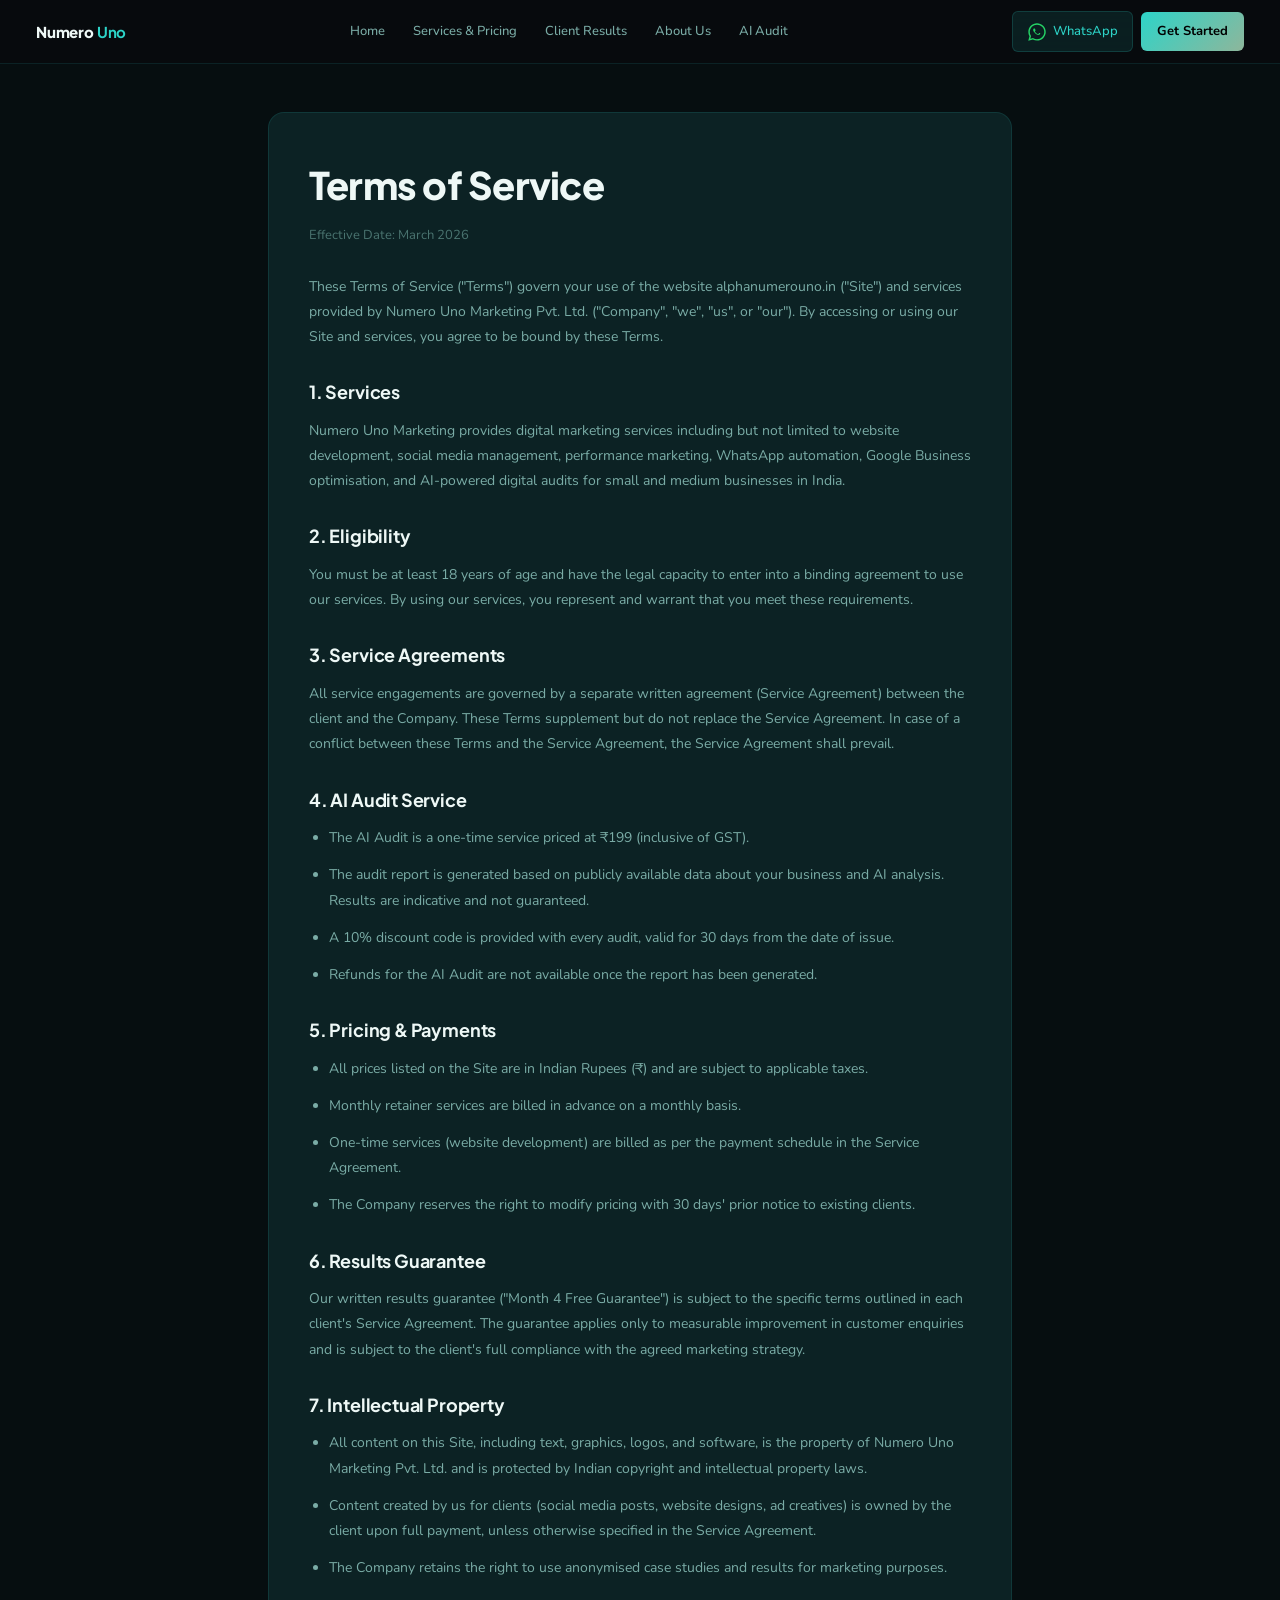
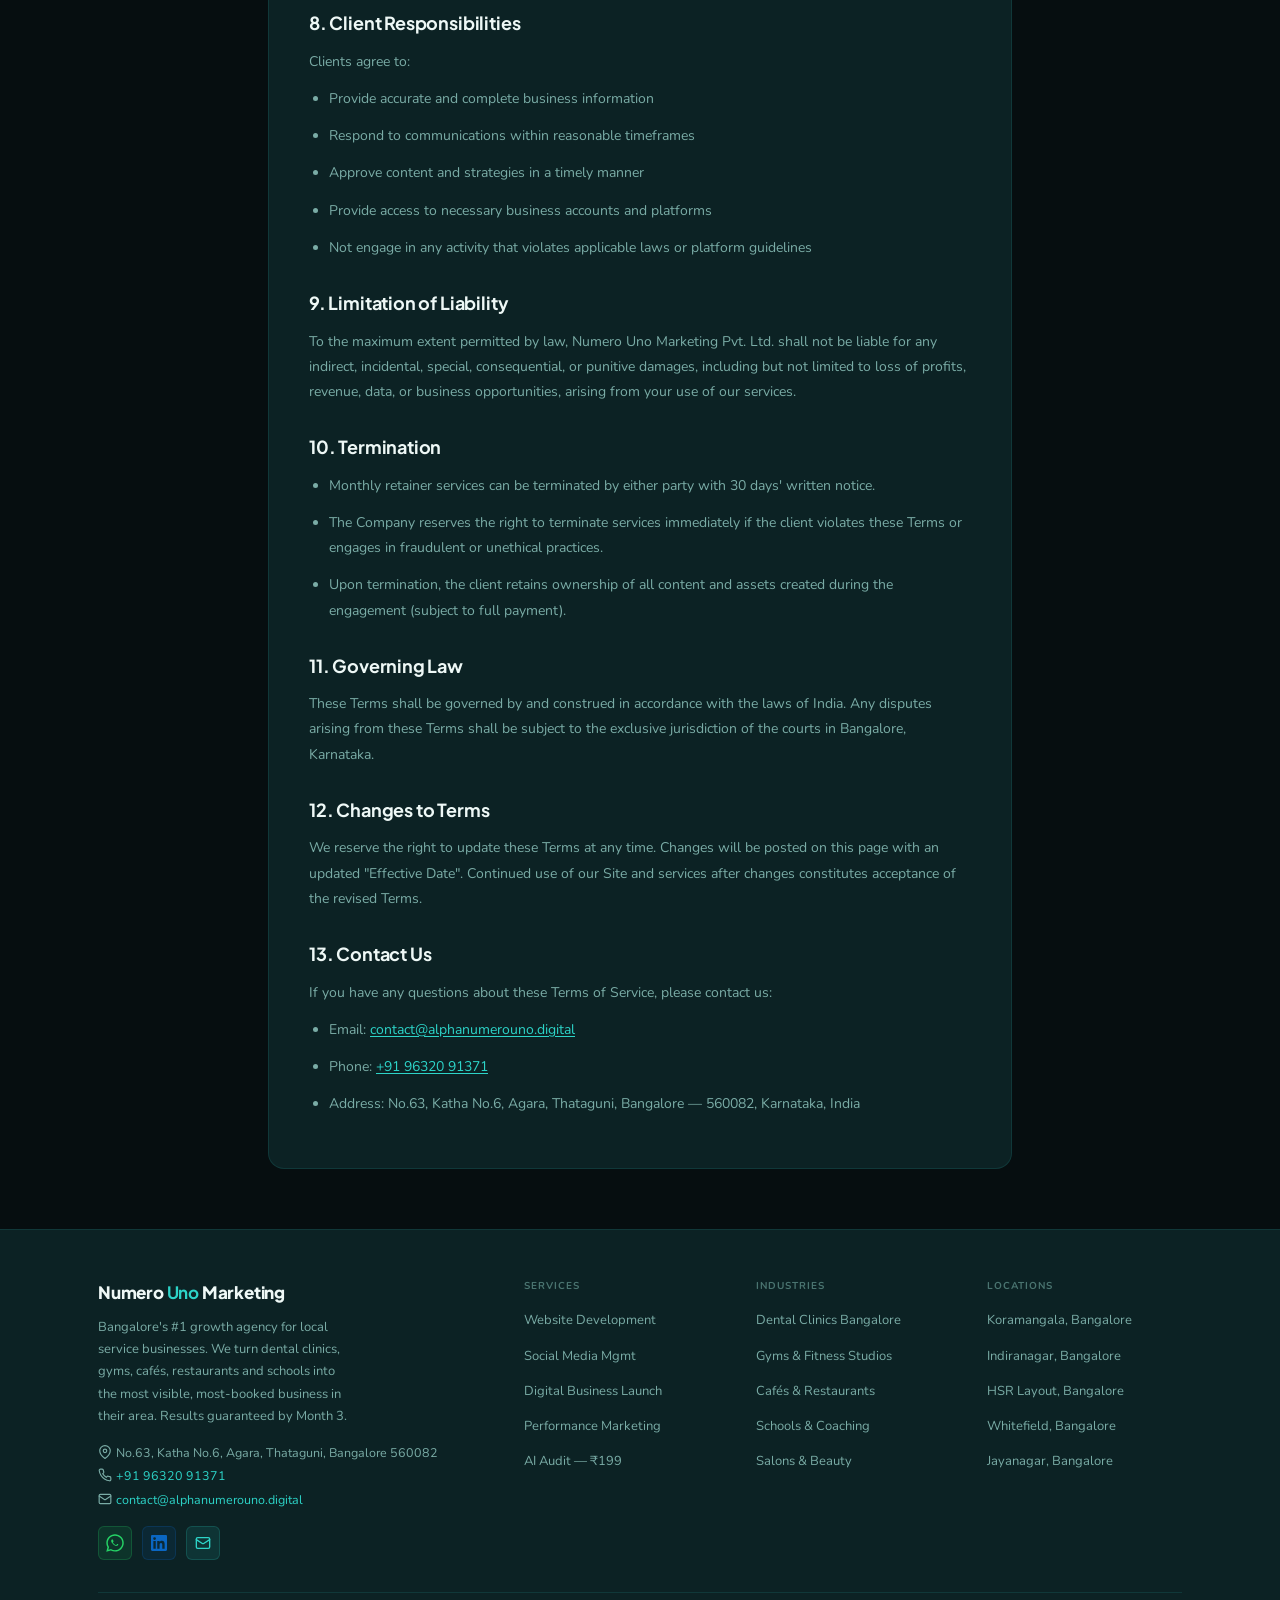
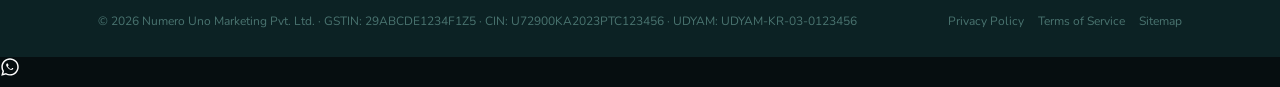
<file: terms.html>
<!DOCTYPE html>
<html lang="en">
<head>
<meta charset="UTF-8">
<link rel="canonical" href="https://alphanumerouno.in/terms">
<meta name="description" content="Terms of Service for Numero Uno Marketing Pvt. Ltd. Service agreements, AI audit terms, pricing, results guarantee, IP ownership and Bangalore jurisdiction.">
<meta property="og:type" content="website">
<meta property="og:image" content="https://alphanumerouno.in/assets/og-cover.jpg">
<meta property="og:image:width" content="1200">
<meta property="og:image:height" content="630">
<meta property="og:site_name" content="Numero Uno Marketing">
<meta name="twitter:card" content="summary_large_image">
<meta name="twitter:image" content="https://alphanumerouno.in/assets/og-cover.jpg">
<meta name="twitter:site" content="@numerounoIN">
<meta property="og:title" content="Terms of Service | Numero Uno Marketing Pvt. Ltd.">
<meta property="og:description" content="Terms governing Numero Uno Marketing services, AI audit, pricing, written results guarantee, IP ownership. Jurisdiction: Bangalore, Karnataka, India.">
<meta property="og:url" content="https://alphanumerouno.in/terms">
<meta name="twitter:title" content="Terms of Service | Numero Uno Marketing Pvt. Ltd.">
<meta name="twitter:description" content="Terms governing Numero Uno Marketing services, AI audit, pricing, written results guarantee, IP ownership. Jurisdiction: Bangalore, Karnataka, India.">
<meta name="viewport" content="width=device-width,initial-scale=1.0">
<title>Terms of Service | Numero Uno Marketing Pvt. Ltd.</title>

  
  
  
  
  
  
  
<meta name="theme-color" content="#060E10">
<link href="https://fonts.googleapis.com/css2?family=Plus+Jakarta+Sans:ital,wght@0,400;0,500;0,600;0,700;0,800;1,400&family=Nunito:ital,wght@0,400;0,500;0,600;0,700;0,800;1,400&display=swap" rel="stylesheet">
<style>
:root{--blk:#060E10;--wht:#EEF8F6;--lime:#2DD4C8;--lime2:#8EB69B;--yellow:#FFD600;--g1:#0C2224;--g2:#132E30;--mt:#4A7470;--bd:rgba(45,212,200,.12);--tx:#D4EDEA;--tx2:#7AACA6;--orange:#8EB69B;--fh:'Plus Jakarta Sans',sans-serif;--fb:'Nunito',sans-serif}
*{box-sizing:border-box;margin:0;padding:0}html{scroll-behavior:smooth}
body{font-family:var(--fb);background:var(--blk);color:var(--tx);overflow-x:hidden;-webkit-font-smoothing:antialiased;line-height:1.7}
nav{position:sticky;top:0;z-index:200;height:64px;display:flex;align-items:center;justify-content:space-between;padding:0 36px;background:rgba(8,10,14,.92);backdrop-filter:blur(20px);border-bottom:1px solid var(--bd)}
.logo{font-family:var(--fh);font-size:15px;font-weight:800;color:var(--wht);text-decoration:none;letter-spacing:-.012em}.logo b{color:var(--lime)}
.nm{display:flex;gap:28px}.nm a{font-size:13px;color:var(--tx2);text-decoration:none;font-weight:500;transition:color .15s}.nm a:hover,.nm a.on{color:var(--lime)}
.nr{display:flex;gap:8px;align-items:center}
.nwa{display:flex;align-items:center;gap:6px;background:rgba(45,212,200,.10);border:1px solid rgba(45,212,200,.18);color:#2DD4C8;padding:8px 14px;border-radius:6px;font-size:13px;font-weight:500;text-decoration:none}
.nau{background:linear-gradient(135deg,#2DD4C8,#8EB69B);color:#000;padding:8px 16px;border-radius:6px;font-size:13px;font-weight:700;text-decoration:none}
.ham{display:none;flex-direction:column;gap:4px;cursor:pointer;padding:6px;background:none;border:none}
.ham span{width:18px;height:1.5px;background:var(--tx);display:block;border-radius:2px}
.mm{display:none;position:fixed;top:64px;left:0;right:0;background:var(--g1);border-bottom:1px solid var(--bd);z-index:199;padding:20px;flex-direction:column;gap:14px}.mm.on{display:flex}.mm a{color:var(--tx2);text-decoration:none;font-size:15px}
.c{max-width:800px;margin:0 auto;padding:0 28px;position:relative;z-index:1}
.prose{background:var(--g1);border:1px solid var(--bd);border-radius:16px;padding:40px;margin:48px auto 60px}
.prose h1{font-family:var(--fh);font-size:clamp(26px,4vw,38px);font-weight:800;letter-spacing:-.02em;color:var(--wht);margin-bottom:6px}
.prose .date{font-size:13px;color:var(--mt);margin-bottom:28px;display:block}
.prose h2{font-family:var(--fh);font-size:18px;font-weight:700;color:var(--wht);margin:28px 0 10px;letter-spacing:-.01em}
.prose p,.prose li{font-size:14px;color:var(--tx2);line-height:1.8;margin-bottom:12px}
.prose ul{padding-left:20px;margin-bottom:12px}
.prose a{color:var(--lime);text-decoration:underline;text-underline-offset:2px}
footer{border-top:1px solid var(--bd);padding:48px 0 26px;background:var(--g1)}
.fc{max-width:1140px;margin:0 auto;padding:0 28px}
.footer-grid{display:grid;grid-template-columns:2fr 1fr 1fr 1fr;gap:36px;margin-bottom:32px}
.footer-logo{font-family:var(--fh);font-size:17px;font-weight:800;color:var(--wht);text-decoration:none;letter-spacing:-.012em;display:block;margin-bottom:9px}.footer-logo b{color:var(--lime)}
.footer-desc{font-size:13px;color:var(--tx2);line-height:1.7;max-width:255px;margin-bottom:14px}
.footer-contact{font-size:12.5px;color:var(--tx2);line-height:1.9}.footer-contact a{color:var(--lime);text-decoration:none}
.footer-col h5{font-size:10px;font-weight:700;text-transform:uppercase;letter-spacing:.1em;color:var(--mt);margin-bottom:11px}
.footer-col ul{list-style:none;display:flex;flex-direction:column;gap:8px}
.footer-col a{font-size:13px;color:var(--tx2);text-decoration:none}.footer-col a:hover{color:var(--lime)}
.footer-bottom{border-top:1px solid var(--bd);padding-top:18px;display:flex;justify-content:space-between;align-items:center;flex-wrap:wrap;gap:10px}
.footer-bottom p{font-size:12px;color:var(--mt)}
.footer-legal{display:flex;gap:14px}.footer-legal a{font-size:12px;color:var(--mt);text-decoration:none}
.waf{position:fixed;bottom:24px;right:24px;z-index:195;width:52px;height:52px;border-radius:50%;background:#25D366;display:flex;align-items:center;justify-content:center;font-size:22px;text-decoration:none;box-shadow:0 4px 24px rgba(45,212,200,.30);transition:transform .25s}.waf:hover{transform:scale(1.1)}
@media(max-width:900px){nav .nm,.nr{display:none}.ham{display:flex}}
@media(max-width:768px){.c{padding:0 16px}.prose{padding:24px;margin:28px auto 40px}.footer-grid{grid-template-columns:1fr}}

@media(max-width:1024px){
  .footer-grid{grid-template-columns:1fr 1fr;gap:40px}
}
</style>

  
  
  
  
  
  
  
  
  

  <!-- SEO & Social Tags -->
                </head>
<body>
<nav>
  <a href="index.html" class="logo">Numero <b>Uno</b></a>
  <div class="nm"><a href="index.html">Home</a><a href="services.html">Services & Pricing</a><a href="clients.html">Client Results</a><a href="about.html">About Us</a><a href="ai-audit.html">AI Audit</a></div>
  <div class="nr"><a href="https://wa.me/919632091371" class="nwa" target="_blank"><svg width="20" height="20" viewBox="0 0 448 512" fill="#25D366"><path d="M380.9 97.1C339 55.1 283.2 32 223.9 32c-122.4 0-222 99.6-222 222 0 39.1 10.2 77.3 29.6 111L0 480l117.7-30.9c32.4 17.7 68.9 27 106.1 27h.1c122.3 0 224.1-99.6 224.1-222 0-59.3-25.2-115-67.1-157zm-157 341.6c-33.2 0-65.7-8.9-94-25.7l-6.7-4-69.8 18.3L72 359.2l-4.4-7c-18.5-29.4-28.2-63.3-28.2-98.2 0-101.7 82.8-184.5 184.6-184.5 49.3 0 95.6 19.2 130.4 54.1 34.8 34.9 56.2 81.2 56.1 130.5 0 101.8-84.9 184.6-186.6 184.6zm101.2-138.2c-5.5-2.8-32.8-16.2-37.9-18-5.1-1.9-8.8-2.8-12.5 2.8-3.7 5.6-14.3 18-17.6 21.8-3.2 3.7-6.5 4.2-12 1.4-5.5-2.8-23.2-8.5-44.2-27.1-16.4-14.6-27.4-32.7-30.6-38.1-3.2-5.4-.3-8.3 2.4-11.1 2.4-2.5 5.5-6.5 8.3-9.7 2.8-3.3 3.7-5.5 5.5-9.3.1-3.7-.8-6.9-1.9-9.7-1.1-2.8-9.8-23.6-13.4-32.4-3.5-8.6-7.1-7.4-9.8-7.5-2.5-.1-5.4-.1-8.3-.1s-7.5 1.1-11.5 5.5c-4 4.4-15.4 15.1-15.4 36.8s15.8 42.8 18 45.7c2.2 2.8 31.1 47.4 75.3 66.5 10.5 4.5 18.8 7.3 25.2 9.3 10.6 3.4 20.2 2.9 27.8 1.7 8.5-1.3 26.2-10.7 30-21.1 3.7-10.3 3.7-19.2 2.5-21.1-1.1-1.9-4.2-2.8-9.7-5.5z"/></svg>WhatsApp</a><a href="contact.html" class="nau">Get Started</a></div>
  <button class="ham" onclick="document.getElementById('mm').classList.toggle('on')"><span></span><span></span><span></span></button>
</nav>
<div class="mm" id="mm"><a href="index.html">Home</a><a href="services.html">Services & Pricing</a><a href="clients.html">Client Results</a><a href="about.html">About Us</a><a href="ai-audit.html">AI Audit</a><a href="contact.html">Get Started</a><a href="https://wa.me/919632091371" style="color:#2DD4C8;font-weight:600"><svg width="20" height="20" viewBox="0 0 448 512" fill="#25D366"><path d="M380.9 97.1C339 55.1 283.2 32 223.9 32c-122.4 0-222 99.6-222 222 0 39.1 10.2 77.3 29.6 111L0 480l117.7-30.9c32.4 17.7 68.9 27 106.1 27h.1c122.3 0 224.1-99.6 224.1-222 0-59.3-25.2-115-67.1-157zm-157 341.6c-33.2 0-65.7-8.9-94-25.7l-6.7-4-69.8 18.3L72 359.2l-4.4-7c-18.5-29.4-28.2-63.3-28.2-98.2 0-101.7 82.8-184.5 184.6-184.5 49.3 0 95.6 19.2 130.4 54.1 34.8 34.9 56.2 81.2 56.1 130.5 0 101.8-84.9 184.6-186.6 184.6zm101.2-138.2c-5.5-2.8-32.8-16.2-37.9-18-5.1-1.9-8.8-2.8-12.5 2.8-3.7 5.6-14.3 18-17.6 21.8-3.2 3.7-6.5 4.2-12 1.4-5.5-2.8-23.2-8.5-44.2-27.1-16.4-14.6-27.4-32.7-30.6-38.1-3.2-5.4-.3-8.3 2.4-11.1 2.4-2.5 5.5-6.5 8.3-9.7 2.8-3.3 3.7-5.5 5.5-9.3.1-3.7-.8-6.9-1.9-9.7-1.1-2.8-9.8-23.6-13.4-32.4-3.5-8.6-7.1-7.4-9.8-7.5-2.5-.1-5.4-.1-8.3-.1s-7.5 1.1-11.5 5.5c-4 4.4-15.4 15.1-15.4 36.8s15.8 42.8 18 45.7c2.2 2.8 31.1 47.4 75.3 66.5 10.5 4.5 18.8 7.3 25.2 9.3 10.6 3.4 20.2 2.9 27.8 1.7 8.5-1.3 26.2-10.7 30-21.1 3.7-10.3 3.7-19.2 2.5-21.1-1.1-1.9-4.2-2.8-9.7-5.5z"/></svg>WhatsApp Us</a></div>

<div class="c">
<div class="prose">
<h1>Terms of Service</h1>
<span class="date">Effective Date: March 2026</span>

<p>These Terms of Service ("Terms") govern your use of the website alphanumerouno.in ("Site") and services provided by Numero Uno Marketing Pvt. Ltd. ("Company", "we", "us", or "our"). By accessing or using our Site and services, you agree to be bound by these Terms.</p>

<h2>1. Services</h2>
<p>Numero Uno Marketing provides digital marketing services including but not limited to website development, social media management, performance marketing, WhatsApp automation, Google Business optimisation, and AI-powered digital audits for small and medium businesses in India.</p>

<h2>2. Eligibility</h2>
<p>You must be at least 18 years of age and have the legal capacity to enter into a binding agreement to use our services. By using our services, you represent and warrant that you meet these requirements.</p>

<h2>3. Service Agreements</h2>
<p>All service engagements are governed by a separate written agreement (Service Agreement) between the client and the Company. These Terms supplement but do not replace the Service Agreement. In case of a conflict between these Terms and the Service Agreement, the Service Agreement shall prevail.</p>

<h2>4. AI Audit Service</h2>
<ul>
<li>The AI Audit is a one-time service priced at ₹199 (inclusive of GST).</li>
<li>The audit report is generated based on publicly available data about your business and AI analysis. Results are indicative and not guaranteed.</li>
<li>A 10% discount code is provided with every audit, valid for 30 days from the date of issue.</li>
<li>Refunds for the AI Audit are not available once the report has been generated.</li>
</ul>

<h2>5. Pricing & Payments</h2>
<ul>
<li>All prices listed on the Site are in Indian Rupees (₹) and are subject to applicable taxes.</li>
<li>Monthly retainer services are billed in advance on a monthly basis.</li>
<li>One-time services (website development) are billed as per the payment schedule in the Service Agreement.</li>
<li>The Company reserves the right to modify pricing with 30 days' prior notice to existing clients.</li>
</ul>

<h2>6. Results Guarantee</h2>
<p>Our written results guarantee ("Month 4 Free Guarantee") is subject to the specific terms outlined in each client's Service Agreement. The guarantee applies only to measurable improvement in customer enquiries and is subject to the client's full compliance with the agreed marketing strategy.</p>

<h2>7. Intellectual Property</h2>
<ul>
<li>All content on this Site, including text, graphics, logos, and software, is the property of Numero Uno Marketing Pvt. Ltd. and is protected by Indian copyright and intellectual property laws.</li>
<li>Content created by us for clients (social media posts, website designs, ad creatives) is owned by the client upon full payment, unless otherwise specified in the Service Agreement.</li>
<li>The Company retains the right to use anonymised case studies and results for marketing purposes.</li>
</ul>

<h2>8. Client Responsibilities</h2>
<p>Clients agree to:</p>
<ul>
<li>Provide accurate and complete business information</li>
<li>Respond to communications within reasonable timeframes</li>
<li>Approve content and strategies in a timely manner</li>
<li>Provide access to necessary business accounts and platforms</li>
<li>Not engage in any activity that violates applicable laws or platform guidelines</li>
</ul>

<h2>9. Limitation of Liability</h2>
<p>To the maximum extent permitted by law, Numero Uno Marketing Pvt. Ltd. shall not be liable for any indirect, incidental, special, consequential, or punitive damages, including but not limited to loss of profits, revenue, data, or business opportunities, arising from your use of our services.</p>

<h2>10. Termination</h2>
<ul>
<li>Monthly retainer services can be terminated by either party with 30 days' written notice.</li>
<li>The Company reserves the right to terminate services immediately if the client violates these Terms or engages in fraudulent or unethical practices.</li>
<li>Upon termination, the client retains ownership of all content and assets created during the engagement (subject to full payment).</li>
</ul>

<h2>11. Governing Law</h2>
<p>These Terms shall be governed by and construed in accordance with the laws of India. Any disputes arising from these Terms shall be subject to the exclusive jurisdiction of the courts in Bangalore, Karnataka.</p>

<h2>12. Changes to Terms</h2>
<p>We reserve the right to update these Terms at any time. Changes will be posted on this page with an updated "Effective Date". Continued use of our Site and services after changes constitutes acceptance of the revised Terms.</p>

<h2>13. Contact Us</h2>
<p>If you have any questions about these Terms of Service, please contact us:</p>
<ul>
<li>Email: <a href="mailto:contact@alphanumerouno.digital">contact@alphanumerouno.digital</a></li>
<li>Phone: <a href="tel:+919632091371">+91 96320 91371</a></li>
<li>Address: No.63, Katha No.6, Agara, Thataguni, Bangalore — 560082, Karnataka, India</li>
</ul>
</div>
</div>

<!-- ===== FOOTER ===== -->
<footer>
  <div class="fc">
    <div class="footer-grid">
      <div>
        <a href="index.html" class="footer-logo">Numero <b>Uno</b> Marketing</a>
        <p class="footer-desc">Bangalore's #1 growth agency for local service businesses. We turn dental clinics, gyms, cafés, restaurants and schools into the most visible, most-booked business in their area. Results guaranteed by Month 3.</p>
        <div class="footer-contact">
          <div><svg width="14" height="14" viewBox="0 0 24 24" fill="none" stroke="#7AACA6" stroke-width="2" stroke-linecap="round" stroke-linejoin="round" style="vertical-align:-2px;margin-right:4px"><path d="M21 10c0 7-9 13-9 13s-9-6-9-13a9 9 0 0 1 18 0z"/><circle cx="12" cy="10" r="3"/></svg>No.63, Katha No.6, Agara, Thataguni, Bangalore 560082</div>
          <div><svg width="14" height="14" viewBox="0 0 24 24" fill="none" stroke="#7AACA6" stroke-width="2" stroke-linecap="round" stroke-linejoin="round" style="vertical-align:-2px;margin-right:4px"><path d="M22 16.92v3a2 2 0 0 1-2.18 2 19.79 19.79 0 0 1-8.63-3.07 19.5 19.5 0 0 1-6-6 19.79 19.79 0 0 1-3.07-8.67A2 2 0 0 1 4.11 2h3a2 2 0 0 1 2 1.72c.127.96.361 1.903.7 2.81a2 2 0 0 1-.45 2.11L8.09 9.91a16 16 0 0 0 6 6l1.27-1.27a2 2 0 0 1 2.11-.45c.907.339 1.85.573 2.81.7A2 2 0 0 1 22 16.92z"/></svg><a href="tel:+919632091371">+91 96320 91371</a></div>
          <div><svg width="14" height="14" viewBox="0 0 24 24" fill="none" stroke="#7AACA6" stroke-width="2" stroke-linecap="round" stroke-linejoin="round" style="vertical-align:-2px;margin-right:4px"><rect x="2" y="4" width="20" height="16" rx="2"/><path d="m22 7-8.97 5.7a1.94 1.94 0 0 1-2.06 0L2 7"/></svg><a href="mailto:contact@alphanumerouno.digital">contact@alphanumerouno.digital</a></div>
        </div>
        <div style="display:flex;gap:10px;margin-top:14px">
          <a href="https://wa.me/919632091371" target="_blank" rel="noopener" style="display:flex;align-items:center;justify-content:center;width:34px;height:34px;border-radius:6px;background:rgba(37,211,102,.10);border:1px solid rgba(37,211,102,.22);text-decoration:none" aria-label="WhatsApp"><svg width="20" height="20" viewBox="0 0 448 512" fill="#25D366"><path d="M380.9 97.1C339 55.1 283.2 32 223.9 32c-122.4 0-222 99.6-222 222 0 39.1 10.2 77.3 29.6 111L0 480l117.7-30.9c32.4 17.7 68.9 27 106.1 27h.1c122.3 0 224.1-99.6 224.1-222 0-59.3-25.2-115-67.1-157zm-157 341.6c-33.2 0-65.7-8.9-94-25.7l-6.7-4-69.8 18.3L72 359.2l-4.4-7c-18.5-29.4-28.2-63.3-28.2-98.2 0-101.7 82.8-184.5 184.6-184.5 49.3 0 95.6 19.2 130.4 54.1 34.8 34.9 56.2 81.2 56.1 130.5 0 101.8-84.9 184.6-186.6 184.6zm101.2-138.2c-5.5-2.8-32.8-16.2-37.9-18-5.1-1.9-8.8-2.8-12.5 2.8-3.7 5.6-14.3 18-17.6 21.8-3.2 3.7-6.5 4.2-12 1.4-5.5-2.8-23.2-8.5-44.2-27.1-16.4-14.6-27.4-32.7-30.6-38.1-3.2-5.4-.3-8.3 2.4-11.1 2.4-2.5 5.5-6.5 8.3-9.7 2.8-3.3 3.7-5.5 5.5-9.3.1-3.7-.8-6.9-1.9-9.7-1.1-2.8-9.8-23.6-13.4-32.4-3.5-8.6-7.1-7.4-9.8-7.5-2.5-.1-5.4-.1-8.3-.1s-7.5 1.1-11.5 5.5c-4 4.4-15.4 15.1-15.4 36.8s15.8 42.8 18 45.7c2.2 2.8 31.1 47.4 75.3 66.5 10.5 4.5 18.8 7.3 25.2 9.3 10.6 3.4 20.2 2.9 27.8 1.7 8.5-1.3 26.2-10.7 30-21.1 3.7-10.3 3.7-19.2 2.5-21.1-1.1-1.9-4.2-2.8-9.7-5.5z"/></svg></a>
          <a href="https://www.linkedin.com/company/numero-uno-marketing-private-limited/" target="_blank" rel="noopener" style="display:flex;align-items:center;justify-content:center;width:34px;height:34px;border-radius:6px;background:rgba(10,102,194,.10);border:1px solid rgba(10,102,194,.22);text-decoration:none" aria-label="LinkedIn"><svg width="16" height="16" viewBox="0 0 24 24" fill="#0A66C2"><path d="M20.447 20.452h-3.554v-5.569c0-1.328-.027-3.037-1.852-3.037-1.853 0-2.136 1.445-2.136 2.939v5.667H9.351V9h3.414v1.561h.046c.477-.9 1.637-1.85 3.37-1.85 3.601 0 4.267 2.37 4.267 5.455v6.286zM5.337 7.433a2.062 2.062 0 0 1-2.063-2.065 2.064 2.064 0 1 1 2.063 2.065zm1.782 13.019H3.555V9h3.564v11.452zM22.225 0H1.771C.792 0 0 .774 0 1.729v20.542C0 23.227.792 24 1.771 24h20.451C23.2 24 24 23.227 24 22.271V1.729C24 .774 23.2 0 22.222 0h.003z"/></svg></a>
          <a href="mailto:contact@alphanumerouno.digital" style="display:flex;align-items:center;justify-content:center;width:34px;height:34px;border-radius:6px;background:rgba(45,212,200,.10);border:1px solid rgba(45,212,200,.18);text-decoration:none" aria-label="Email"><svg width="16" height="16" viewBox="0 0 24 24" fill="none" stroke="#2DD4C8" stroke-width="2" stroke-linecap="round" stroke-linejoin="round"><rect x="2" y="4" width="20" height="16" rx="2"/><path d="m22 7-8.97 5.7a1.94 1.94 0 0 1-2.06 0L2 7"/></svg></a>
        </div>
      </div>
      <div class="footer-col">
        <h5>Services</h5>
        <ul>
          <li><a href="services.html#website">Website Development</a></li>
          <li><a href="services.html#social">Social Media Mgmt</a></li>
          <li><a href="services.html#launch">Digital Business Launch</a></li>
          <li><a href="services.html#ads">Performance Marketing</a></li>
          <li><a href="ai-audit.html">AI Audit — ₹199</a></li>
        </ul>
      </div>
      <div class="footer-col">
        <h5>Industries</h5>
        <ul>
          <li><a href="clients.html#dental">Dental Clinics Bangalore</a></li>
          <li><a href="clients.html#fitness">Gyms & Fitness Studios</a></li>
          <li><a href="clients.html#restaurant">Cafés & Restaurants</a></li>
          <li><a href="clients.html#education">Schools & Coaching</a></li>
          <li><a href="clients.html">Salons & Beauty</a></li>
        </ul>
      </div>
      <div class="footer-col">
        <h5>Locations</h5>
        <ul>
          <li><a href="https://www.google.com/maps/search/digital+marketing+agency+koramangala+bangalore" target="_blank" rel="noopener">Koramangala, Bangalore</a></li>
          <li><a href="https://www.google.com/maps/search/digital+marketing+agency+indiranagar+bangalore" target="_blank" rel="noopener">Indiranagar, Bangalore</a></li>
          <li><a href="https://www.google.com/maps/search/digital+marketing+agency+hsr+layout+bangalore" target="_blank" rel="noopener">HSR Layout, Bangalore</a></li>
          <li><a href="https://www.google.com/maps/search/digital+marketing+agency+whitefield+bangalore" target="_blank" rel="noopener">Whitefield, Bangalore</a></li>
          <li><a href="https://www.google.com/maps/search/digital+marketing+agency+jayanagar+bangalore" target="_blank" rel="noopener">Jayanagar, Bangalore</a></li>
        </ul>
      </div>
    </div>
    <div class="footer-bottom">
      <p>© 2026 Numero Uno Marketing Pvt. Ltd. · GSTIN: 29ABCDE1234F1Z5 · CIN: U72900KA2023PTC123456 · UDYAM: UDYAM-KR-03-0123456</p>
      <div class="footer-legal">
        <a href="privacy.html">Privacy Policy</a>
        <a href="terms.html">Terms of Service</a>
        <a href="/sitemap.xml">Sitemap</a>
      </div>
    </div>
  </div>
</footer>
<a href="https://wa.me/919632091371?text=Hi%2C+I+want+to+grow+my+business+online" class="wa-float" target="_blank" rel="noopener"><svg width="20" height="20" viewBox="0 0 448 512" fill="#FFFFFF"><path d="M380.9 97.1C339 55.1 283.2 32 223.9 32c-122.4 0-222 99.6-222 222 0 39.1 10.2 77.3 29.6 111L0 480l117.7-30.9c32.4 17.7 68.9 27 106.1 27h.1c122.3 0 224.1-99.6 224.1-222 0-59.3-25.2-115-67.1-157zm-157 341.6c-33.2 0-65.7-8.9-94-25.7l-6.7-4-69.8 18.3L72 359.2l-4.4-7c-18.5-29.4-28.2-63.3-28.2-98.2 0-101.7 82.8-184.5 184.6-184.5 49.3 0 95.6 19.2 130.4 54.1 34.8 34.9 56.2 81.2 56.1 130.5 0 101.8-84.9 184.6-186.6 184.6zm101.2-138.2c-5.5-2.8-32.8-16.2-37.9-18-5.1-1.9-8.8-2.8-12.5 2.8-3.7 5.6-14.3 18-17.6 21.8-3.2 3.7-6.5 4.2-12 1.4-5.5-2.8-23.2-8.5-44.2-27.1-16.4-14.6-27.4-32.7-30.6-38.1-3.2-5.4-.3-8.3 2.4-11.1 2.4-2.5 5.5-6.5 8.3-9.7 2.8-3.3 3.7-5.5 5.5-9.3.1-3.7-.8-6.9-1.9-9.7-1.1-2.8-9.8-23.6-13.4-32.4-3.5-8.6-7.1-7.4-9.8-7.5-2.5-.1-5.4-.1-8.3-.1s-7.5 1.1-11.5 5.5c-4 4.4-15.4 15.1-15.4 36.8s15.8 42.8 18 45.7c2.2 2.8 31.1 47.4 75.3 66.5 10.5 4.5 18.8 7.3 25.2 9.3 10.6 3.4 20.2 2.9 27.8 1.7 8.5-1.3 26.2-10.7 30-21.1 3.7-10.3 3.7-19.2 2.5-21.1-1.1-1.9-4.2-2.8-9.7-5.5z"/></svg></a>
</body>
</html>
</file>
